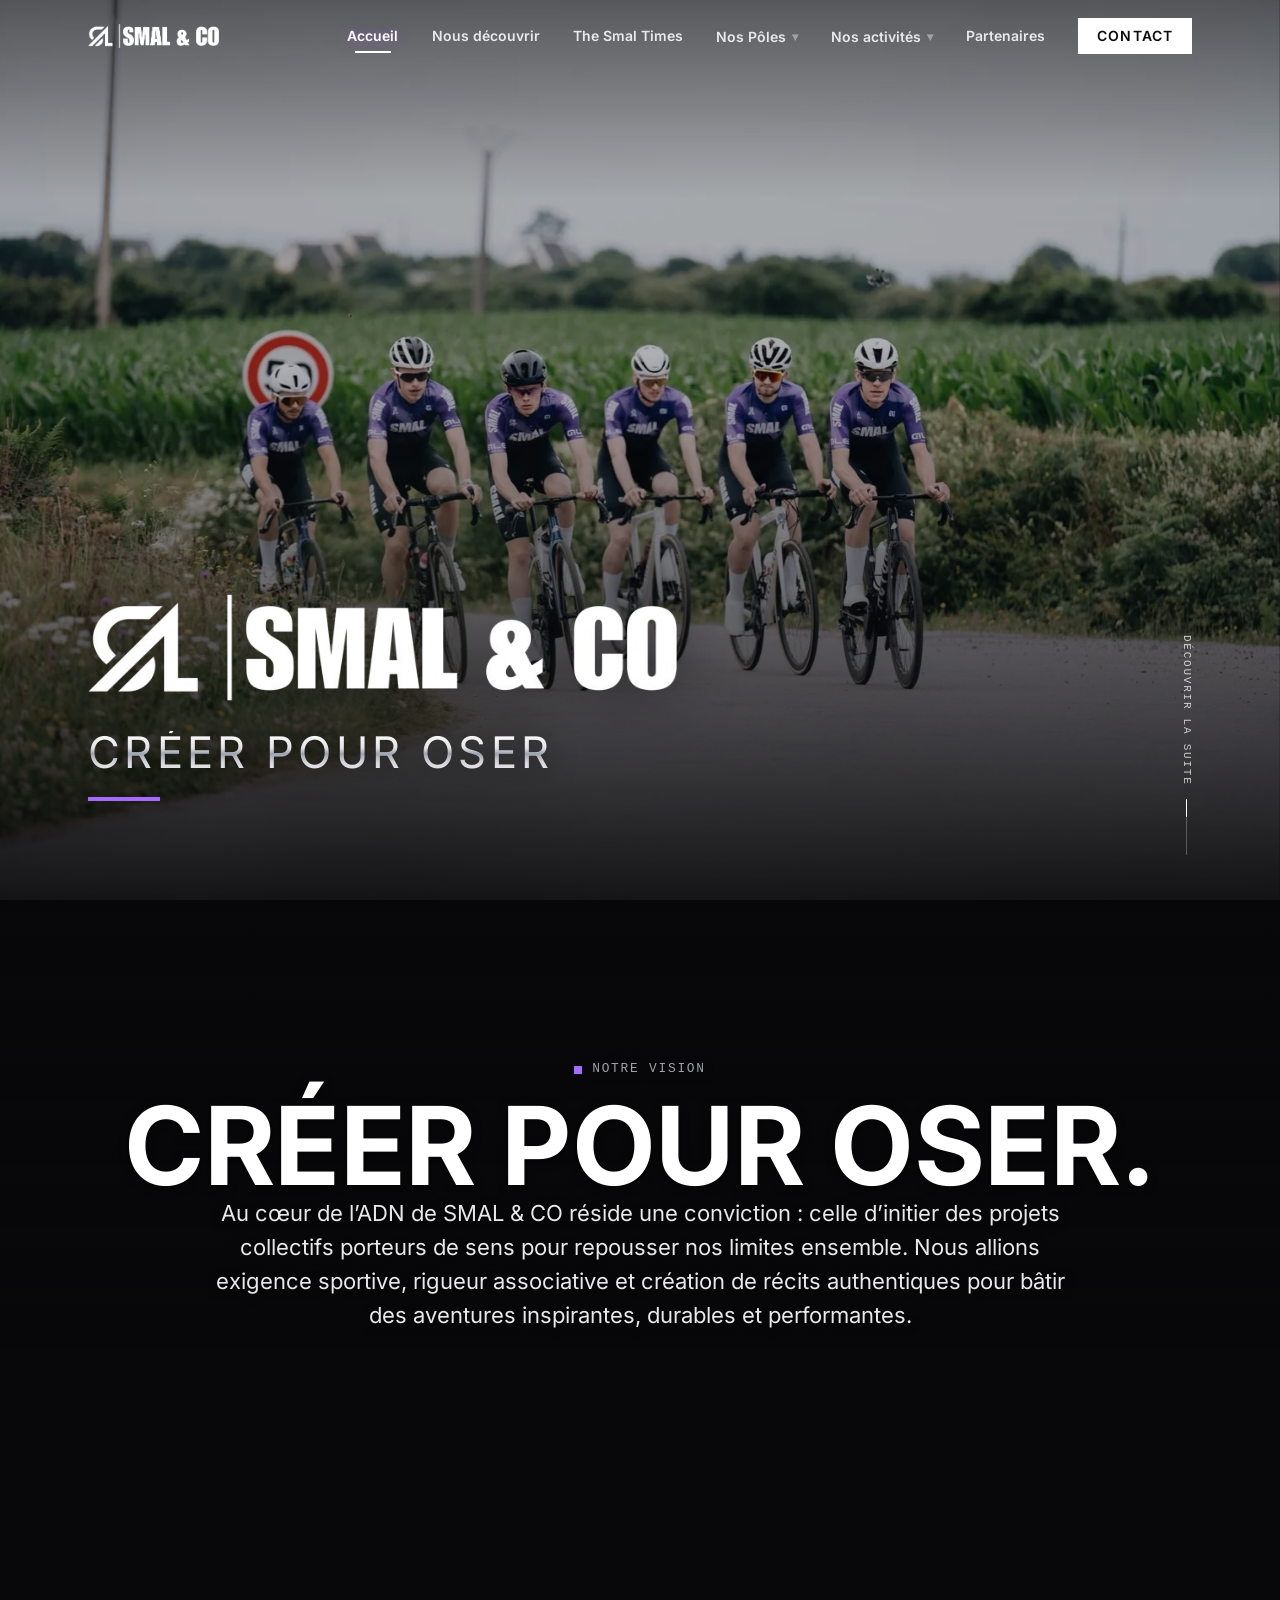
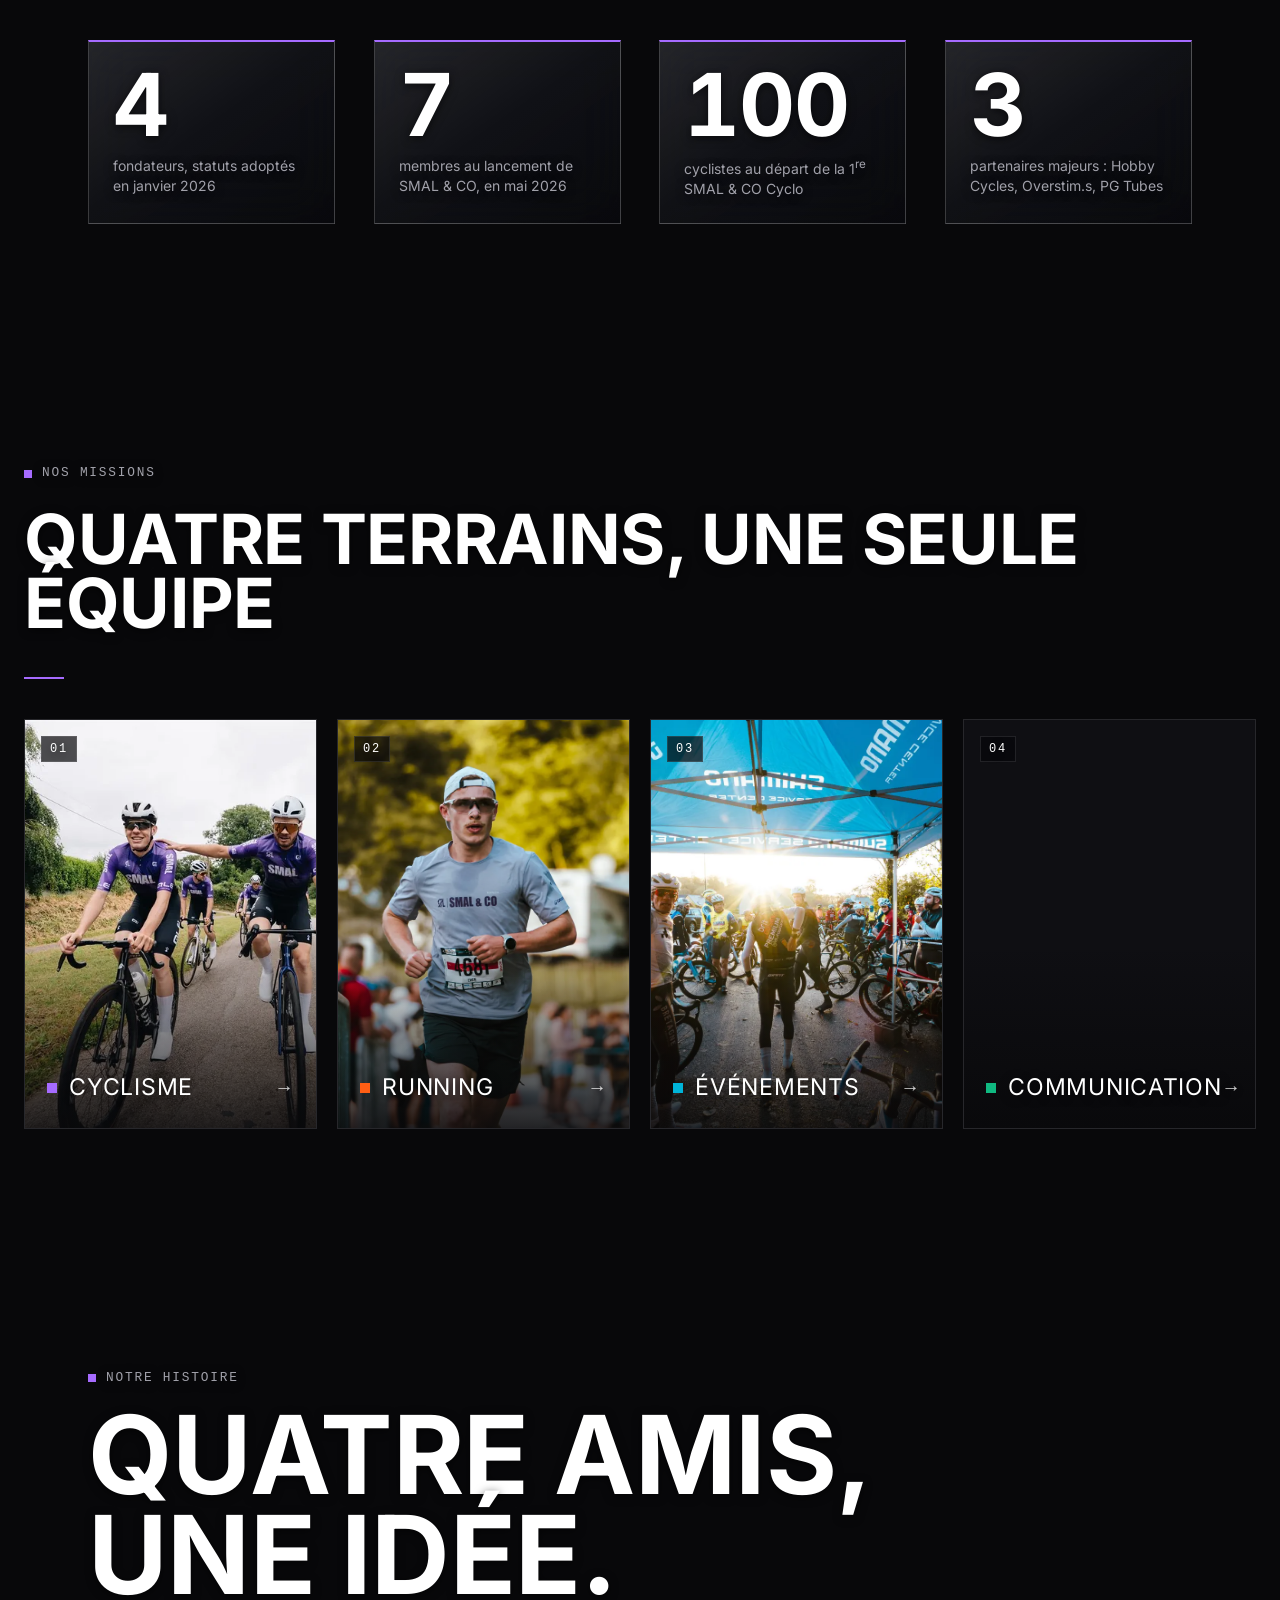
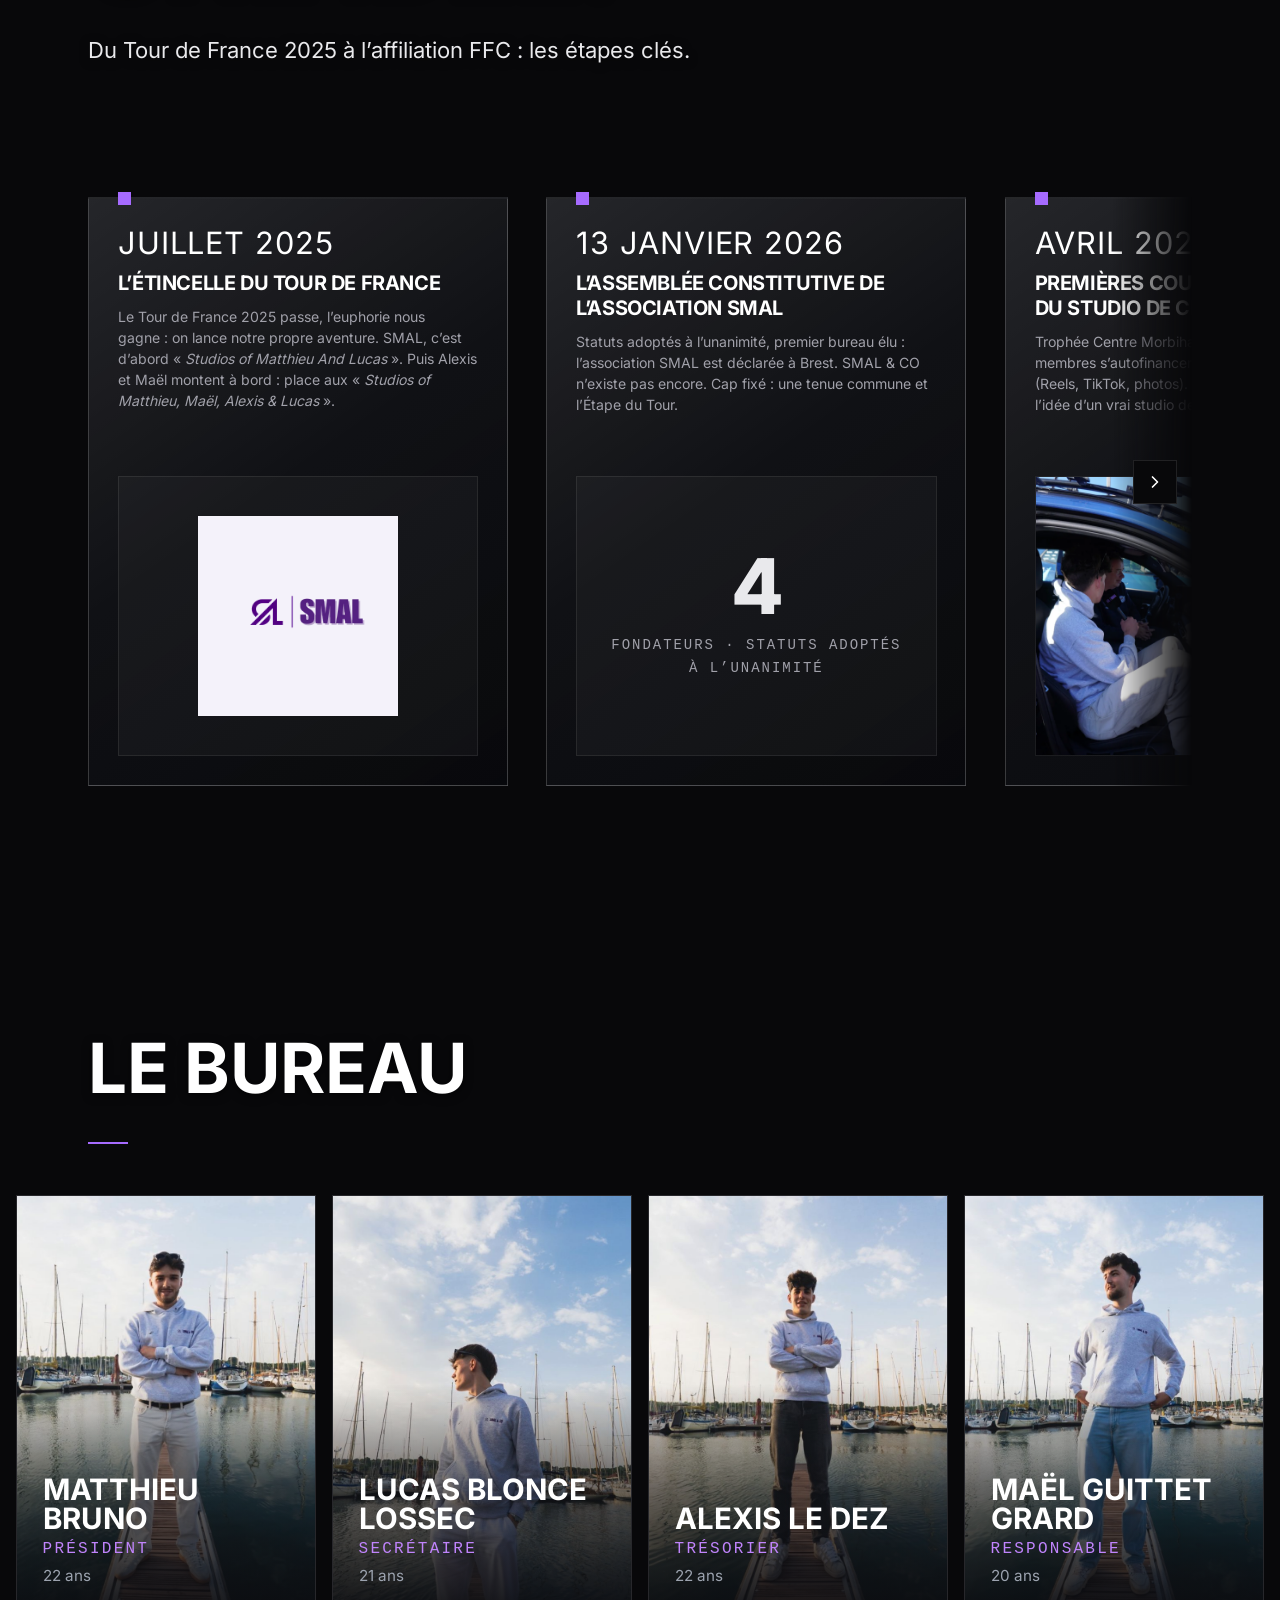
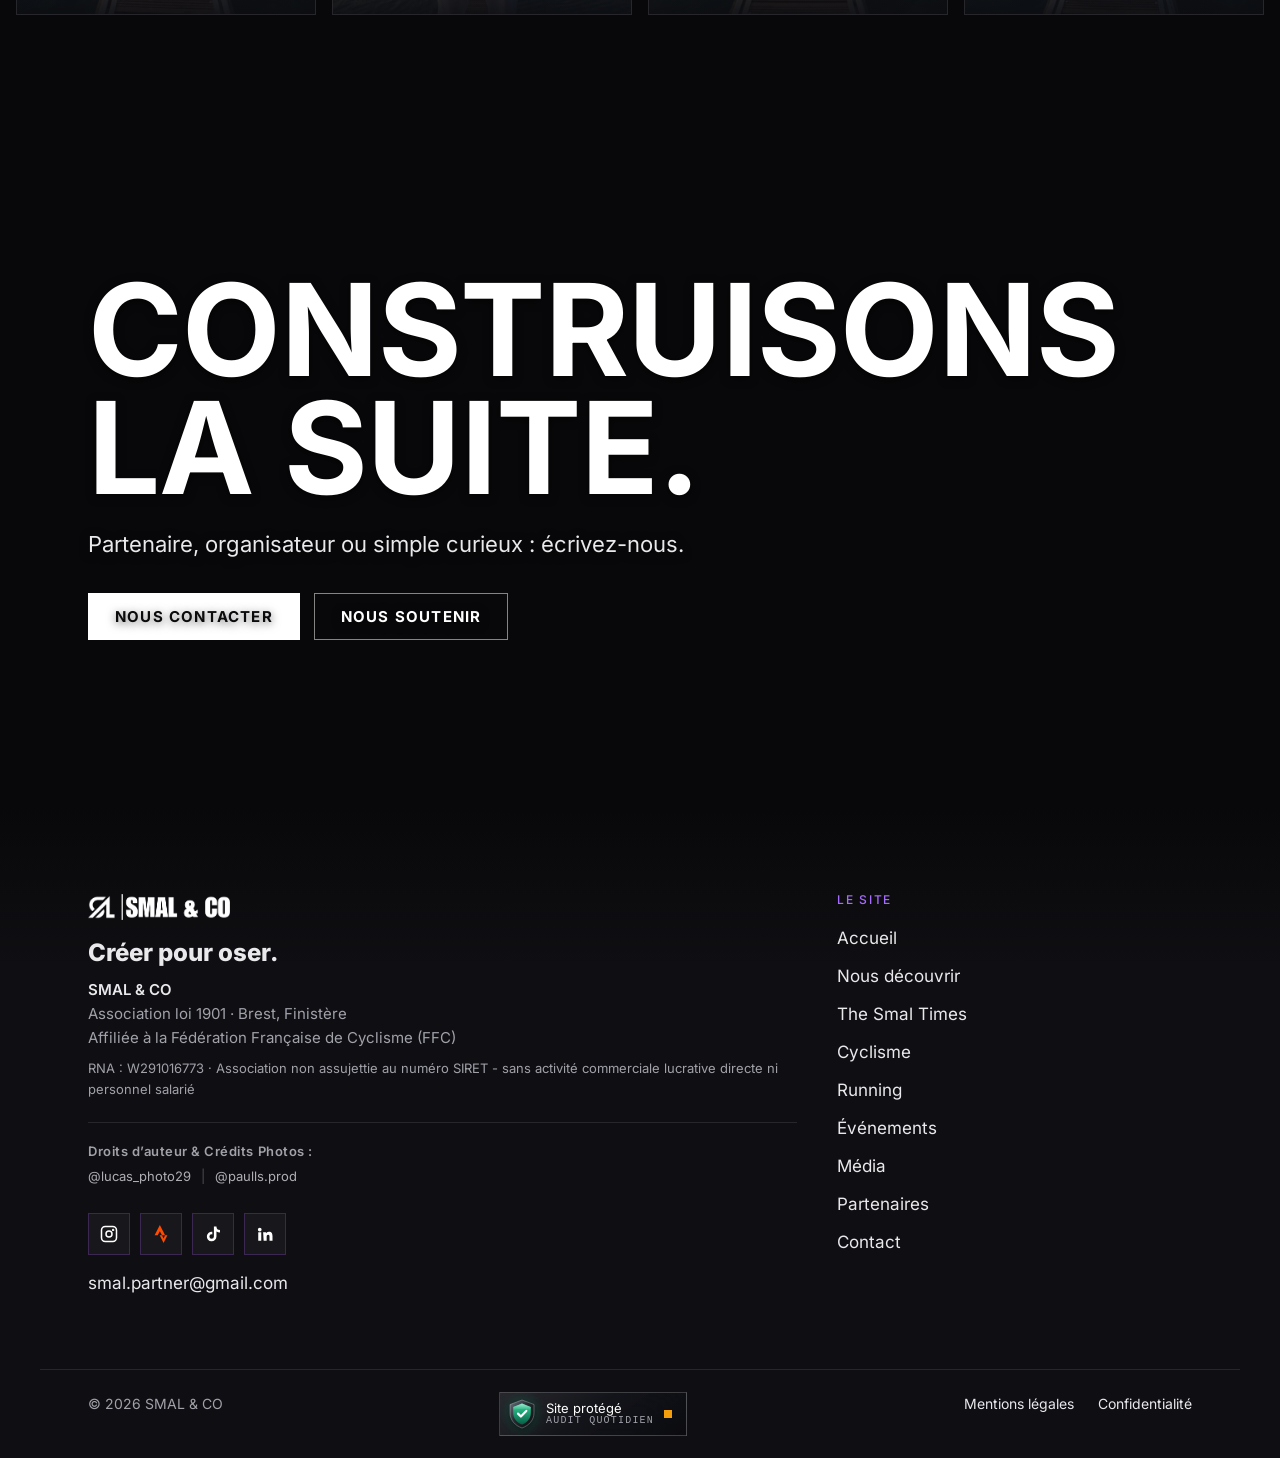
<file: index.html>
<!doctype html>
<html lang="fr">
<head>
<meta charset="utf-8">
<meta name="viewport" content="width=device-width, initial-scale=1">
<meta name="robots" content="noindex, nofollow">
<title>SMAL & CO — Créer pour oser</title>
<meta name="description" content="SMAL & CO, association sportive brestoise : une équipe cycliste affiliée à la FFC, une section running et trail, des événements et un studio de contenus.">
<meta name="theme-color" content="#111215">
<link rel="icon" href="logos/smal-mark.png" type="image/png">
<link rel="canonical" href="https://smal-co-web.netlify.app/">
<meta property="og:type" content="website">
<meta property="og:locale" content="fr_FR">
<meta property="og:site_name" content="SMAL &amp; CO">
<meta property="og:title" content="SMAL & CO — Créer pour oser">
<meta property="og:description" content="SMAL & CO, association sportive brestoise : une équipe cycliste affiliée à la FFC, une section running et trail, des événements et un studio de contenus.">
<meta property="og:url" content="https://smal-co-web.netlify.app/">
<meta property="og:image" content="https://smal-co-web.netlify.app/img/og-default.jpg">
<meta property="og:image:width" content="1200">
<meta property="og:image:height" content="630">
<meta name="twitter:card" content="summary_large_image">
<meta name="twitter:title" content="SMAL & CO — Créer pour oser">
<meta name="twitter:description" content="SMAL & CO, association sportive brestoise : une équipe cycliste affiliée à la FFC, une section running et trail, des événements et un studio de contenus.">
<meta name="twitter:image" content="https://smal-co-web.netlify.app/img/og-default.jpg">
<link rel="manifest" href="site.webmanifest">
<link rel="preload" href="fonts/inter-variable.woff2" as="font" type="font/woff2" crossorigin>
<link rel="stylesheet" href="assets/site.css">
<script type="application/ld+json">
{
 "@context": "https://schema.org",
 "@type": "SportsOrganization",
 "name": "SMAL & CO",
 "legalName": "Association SMAL",
 "url": "https://smal-co-web.netlify.app/",
 "logo": "https://smal-co-web.netlify.app/logos/smal-mark.png",
 "sport": [
  "Cyclisme",
  "Course à pied"
 ],
 "foundingDate": "2026-01-13",
 "address": {
  "@type": "PostalAddress",
  "addressLocality": "Brest",
  "postalCode": "29200",
  "addressRegion": "Bretagne",
  "addressCountry": "FR"
 },
 "sameAs": [
  "https://www.instagram.com/smal__co/",
  "https://www.strava.com/clubs/smal__co",
  "https://www.tiktok.com/@smal__co",
  "https://www.linkedin.com/in/smal-co-a187363a7"
 ]
}
</script>
<script>document.documentElement.classList.add('js')</script>
</head>
<body>
<a class="skip" href="#contenu">Aller au contenu</a>

<header class="top" data-header>
 <div class="wrap top-in">
  <a class="brand" href="/" aria-label="SMAL & CO, accueil"><img src="logos/smal-co-blanc.png" alt="SMAL & CO" width="682" height="125"></a>
  <nav id="menu" class="nav" aria-label="Navigation principale">
   <a class="active" aria-current="page" href="/">Accueil</a>
   <a href="/qui-sommes-nous.html">Nous découvrir</a>
   <a href="/smal-times.html">The Smal Times</a>
   <div class="nav-dd">
    <button class="nav-dd-toggle" type="button" aria-expanded="false" aria-controls="nav-poles">Nos Pôles <span class="chevron-down" aria-hidden="true">▾</span></button>
    <div class="dropdown-menu" id="nav-poles">
    <a class="dropdown-item" href="/cyclisme.html"><span class="dropdown-item-badge">PÔLE 01</span><span class="dropdown-item-title">Team SMAL &amp; CO Cycling</span></a>
    <a class="dropdown-item" href="/running.html"><span class="dropdown-item-badge">PÔLE 02</span><span class="dropdown-item-title">Team SMAL &amp; CO Running</span></a>
    </div>
   </div>
   <div class="nav-dd">
    <button class="nav-dd-toggle" type="button" aria-expanded="false" aria-controls="nav-activites">Nos activités <span class="chevron-down" aria-hidden="true">▾</span></button>
    <div class="dropdown-menu" id="nav-activites">
    <a class="dropdown-item" href="/evenements.html"><span class="dropdown-item-badge">COMMUNAUTÉ</span><span class="dropdown-item-title">Événements &amp; Social Rides</span></a>
    <a class="dropdown-item" href="/communication.html"><span class="dropdown-item-badge">STUDIO</span><span class="dropdown-item-title">Média &amp; Création de contenu</span></a>
    </div>
   </div>
   <a href="/partenaires.html">Partenaires</a>
   <a class="btn btn-small" href="/contact.html">Contact</a>
  </nav>
  <button class="burger" type="button" aria-expanded="false" aria-controls="menu" data-burger><span class="sr">Menu</span><i></i><i></i></button>
 </div>
</header>

<main id="contenu">

<section class="hero hero-logo" data-hero>
 <img width="1600" height="1067" class="hero-img" src="img/hero-peloton.webp" alt="" fetchpriority="high">
 <img width="1600" height="1067" class="hero-img hero-img-blur" src="img/hero-peloton.webp" alt="" aria-hidden="true">
 <div class="hero-veil" aria-hidden="true"></div>
 <div class="hero-shade"></div>
 <div class="wrap hero-in">
  <div class="hero-brand-wrap">
   <h1 class="hero-brand-logo"><img src="logos/smal-co-blanc.png" alt="SMAL & CO" width="682" height="125"></h1>
   <p class="hero-brand-subtitle"><span class="w" style="--i:0">Créer</span> <span class="w" style="--i:1">pour</span> <span class="w" style="--i:2">oser</span></p>
   <span class="hero-bar" aria-hidden="true"></span>
  </div>
 </div>
 <a class="hero-next" href="#vision"><span>Découvrir la suite</span><i aria-hidden="true"></i></a>
</section>


<section class="sec vision-objectifs" id="vision">
 <div class="wrap">
  <p class="rv eyebrow" data-reveal>Notre vision</p>
  <h2 class="rv h-xl" data-reveal>Créer pour oser.</h2>
  <p class="rv lead" data-reveal>Au cœur de l’ADN de SMAL & CO réside une conviction : celle d’initier des projets collectifs porteurs de sens pour repousser nos limites ensemble. Nous allions exigence sportive, rigueur associative et création de récits authentiques pour bâtir des aventures inspirantes, durables et performantes.</p>
 </div>
</section>

<section class="sec numbers">
 <div class="wrap nums">
  <div class="rv num" data-reveal><strong><span data-count="4">4</span></strong><span>fondateurs, statuts adoptés en janvier 2026</span></div>
  <div class="rv num" data-reveal style="--d:80ms"><strong><span data-count="7">7</span></strong><span>membres au lancement de SMAL &amp; CO, en mai 2026</span></div>
  <div class="rv num" data-reveal style="--d:160ms"><strong><span data-count="100">100</span></strong><span>cyclistes au départ de la 1<sup>re</sup> SMAL &amp; CO Cyclo</span></div>
  <div class="rv num" data-reveal style="--d:240ms"><strong><span data-count="3">3</span></strong><span>partenaires majeurs : Hobby Cycles, Overstim.s, PG Tubes</span></div>
 </div>
</section>

<!-- MISSIONS : panneaux épurés (image + mot-clé) -->
<section class="missions-section">
 <div class="missions-container">
  <div class="missions-header">
   <p class="rv eyebrow" data-reveal>Nos missions</p>
   <h2 class="rv missions-title" data-reveal>Quatre terrains, une seule équipe</h2>
  </div>
  <div class="showcase-grid">
   <a href="/cyclisme.html" class="showcase-card">
    <img src="img/maillot2.webp" width="800" height="533" alt="Pôle Cyclisme SMAL & CO" class="showcase-img" loading="lazy" decoding="async">
    <div class="showcase-overlay"></div>
    <div class="showcase-footer"><span class="showcase-label">Cyclisme</span><span class="showcase-arrow" aria-hidden="true">→</span></div>
   </a>
   <a href="/running.html" class="showcase-card">
    <img src="img/running-guerledan.webp" width="1777" height="1000" alt="Coureur SMAL & CO en plein effort à Guerlédan" class="showcase-img img-running" loading="lazy" decoding="async">
    <div class="showcase-overlay"></div>
    <div class="showcase-footer"><span class="showcase-label">Running</span><span class="showcase-arrow" aria-hidden="true">→</span></div>
   </a>
   <a href="/evenements.html" class="showcase-card">
    <img src="img/evenements-cyclo.webp" width="1600" height="900" alt="Cyclistes réunis sous le barnum de la SMAL & CO Cyclo" class="showcase-img img-events" loading="lazy" decoding="async">
    <div class="showcase-overlay"></div>
    <div class="showcase-footer"><span class="showcase-label">Événements</span><span class="showcase-arrow" aria-hidden="true">→</span></div>
   </a>
   <a href="/communication.html" class="showcase-card">
    <img src="img/micro-smal.webp" width="1000" height="1697" alt="Micro SMAL & CO en interview" class="showcase-img img-com" loading="lazy" decoding="async">
    <div class="showcase-overlay"></div>
    <div class="showcase-footer"><span class="showcase-label">Communication</span><span class="showcase-arrow" aria-hidden="true">→</span></div>
   </a>
  </div>
 </div>
</section>

<!-- HISTOIRE -->
<section class="sec" id="histoire">
 <div class="wrap">
  <p class="rv eyebrow" data-reveal>Notre histoire</p>
  <h2 class="rv h-xl" data-reveal>Quatre amis,<br>une idée.</h2>
  <p class="rv lead" data-reveal style="margin:28px 0 clamp(56px,8vw,110px)">Du Tour de France 2025 à l’affiliation FFC : les étapes clés.</p>

  <div class="scroll-gallery-wrapper">
  <ol class="story" id="timeline-track" tabindex="0" aria-label="Frise chronologique, défilement horizontal">
   <li class="step">
    <div class="rv step-txt" data-reveal>
     <time>Juillet 2025</time>
     <h3 class="h-md">L’étincelle du Tour de France</h3>
     <p>Le Tour de France 2025 passe, l’euphorie nous gagne : on lance notre propre aventure. SMAL, c’est d’abord « <em>Studios of Matthieu And Lucas</em> ». Puis Alexis et Maël montent à bord : place aux « <em>Studios of Matthieu, Maël, Alexis & Lucas</em> ».</p>
    </div>
    <div class="rv step-pics step-logo" data-reveal style="--d:120ms"><img width="800" height="800" src="assets/images/histoire/premier-logo-smal.webp" alt="Le tout premier logo SMAL : monogramme et lettrage violets" loading="lazy" decoding="async"></div>
   </li>

   <li class="step">
    <div class="rv step-txt" data-reveal>
     <time>13 janvier 2026</time>
     <h3 class="h-md">L’assemblée constitutive de l’association SMAL</h3>
     <p>Statuts adoptés à l’unanimité, premier bureau élu : l’association SMAL est déclarée à Brest. SMAL & CO n’existe pas encore. Cap fixé : une tenue commune et l’Étape du Tour.</p>
    </div>
    <div class="rv step-card" data-reveal style="--d:120ms"><div><strong>4</strong><span>fondateurs · statuts adoptés à l’unanimité</span></div></div>
   </li>

   <li class="step">
    <div class="rv step-txt" data-reveal>
     <time>Avril 2026</time>
     <h3 class="h-md">Premières courses & naissance du studio de création</h3>
     <p>Trophée Centre Morbihan, Penn ar Bed, Sébaco : les membres s’autofinancent et filment tout en immersion (Reels, TikTok, photos). De ces reportages terrain naît l’idée d’un vrai studio de création.</p>
    </div>
    <div class="rv step-pics" data-reveal style="--d:120ms"><img width="800" height="1422" src="assets/images/histoire/avril2026-off-1.webp" alt="Coulisses de la Penn ar Bed : un membre de SMAL filme depuis la voiture suiveuse" loading="lazy" decoding="async"><img width="800" height="1422" src="assets/images/histoire/avril2026-off-2.webp" alt="Interview d’un coureur à l’arrivée de la Penn ar Bed par l’équipe SMAL" loading="lazy" decoding="async"></div>
   </li>

   <li class="step">
    <div class="rv step-txt" data-reveal>
     <time>22 mai 2026</time>
     <h3 class="h-md">Lancement de SMAL & CO, une tenue civile à sept</h3>
     <p>Le projet grandit : SMAL & CO naît, collectif élargi de SMAL. Les 4 co-fondateurs du bureau sont rejoints par 3 membres actifs. On est sept.</p>
    </div>
    <div class="rv step-pics" data-reveal style="--d:120ms"><img width="800" height="576" src="assets/images/histoire/shooting-civil-1.webp" alt="Les sept membres en sweats SMAL & CO sur le port" loading="lazy" decoding="async"><img width="800" height="1320" src="assets/images/histoire/shooting-civil-3.webp" alt="Deux membres en t-shirts blancs SMAL & CO" loading="lazy" decoding="async"></div>
   </li>

   <li class="step">
    <div class="rv step-txt" data-reveal>
     <time>24 mai 2026</time>
     <h3 class="h-md">Guerlédan : le running entre en scène</h3>
     <p>L’équipe chausse les baskets autour du lac de Guerlédan. Emmenés par Ewen Premel, chef de file de la discipline, la course à pied et le trail deviennent notre deuxième pôle sportif.</p>
    </div>
    <div class="rv step-pics" data-reveal style="--d:120ms"><img width="800" height="450" src="img/guerledan1.webp" alt="Départ de la course de Guerlédan" loading="lazy" decoding="async"><img width="800" height="483" src="img/guerledan2.webp" alt="L’équipe réunie à Guerlédan" loading="lazy" decoding="async"></div>
   </li>

   <li class="step">
    <div class="rv step-txt" data-reveal>
     <time>28 juin 2026</time>
     <h3 class="h-md">Les premières tenues avec Alé Cycling</h3>
     <p>Nos toutes premières tenues cyclistes sont dévoilées, conçues avec le soutien de la marque italienne Alé Cycling.</p>
    </div>
    <div class="rv step-pics" data-reveal style="--d:120ms"><img width="800" height="534" src="assets/images/histoire/shooting-ale-groupe-1.webp" alt="Les membres de SMAL & CO alignés en tenue violette Alé Cycling, lors du shooting en studio" loading="lazy" decoding="async"></div>
   </li>

   <li class="step">
    <div class="rv step-txt" data-reveal>
     <time>19 juillet 2026</time>
     <h3 class="h-md">L’Étape du Tour : premier grand défi collectif</h3>
     <p>Les sept au départ de l’Étape du Tour, direction l’Alpe d’Huez. Une journée d’effort en montagne qui soude l’équipe, et des vacances inoubliables entre potes.</p>
    </div>
    <div class="rv step-pics" data-reveal style="--d:120ms"><img width="800" height="532" src="img/IMG_6418.webp" alt="Les coureurs SMAL & CO dans l’ascension de l’Étape du Tour, face aux sommets alpins" loading="lazy" decoding="async"></div>
   </li>

   <li class="step">
    <div class="rv step-txt" data-reveal>
     <time>Septembre 2026</time>
     <h3 class="h-md">Le Défi KOM Plougastel</h3>
     <p>Notre premier challenge ouvert à tous : un chrono à battre sur notre segment Strava à Plougastel. À la clé pour les vainqueurs homme et femme : maillots et bons d’achat Hobby Cycles.</p>
    </div>
    <div class="rv step-pics" data-reveal style="--d:120ms"><img width="800" height="1067" src="assets/images/histoire/defi-plougastel-1.webp" alt="Couronne rouge peinte sur la route, repère du segment KOM de Plougastel" loading="lazy" decoding="async"><img width="800" height="1067" src="assets/images/histoire/defi-plougastel-2.webp" alt="Couronne bleue peinte sur la route, repère du segment KOM de Plougastel" loading="lazy" decoding="async"></div>
   </li>

   <li class="step">
    <div class="rv step-txt" data-reveal>
     <time>16 septembre 2026</time>
     <h3 class="h-md">Affiliation FFC & création de la Team 2027</h3>
     <p>Officiellement affiliés à la Fédération Française de Cyclisme. La team de compétition SMAL & CO est créée, prête pour 2027.</p>
    </div>
    <div class="rv step-card cobrand" data-reveal style="--d:120ms"><div><div class="cobrand-logos"><img width="682" height="125" src="logos/smal-co-blanc.png" alt="SMAL & CO" loading="lazy" decoding="async"><i aria-hidden="true">×</i><img class="cobrand-ffc" src="logos/ffc.svg" alt="Logo FFC" loading="lazy" decoding="async"></div><span>Club affilié · Team 2027</span></div></div>
   </li>

   <li class="step">
    <div class="rv step-txt" data-reveal>
     <time>Octobre 2026</time>
     <h3 class="h-md">Partenariats officiels & SMAL & CO Cyclo</h3>
     <p>Premiers partenaires majeurs signés : Hobby Cycles, Overstim.s et PG Tubes. Le 18, la section running court à Rennes ; le 25, 1<sup>re</sup> « SMAL & CO CYCLO » avec 100 cyclistes au départ.</p>
     <ul class="partners-strip" aria-label="Premiers partenaires">
      <li><img width="166" height="169" src="logos/hobby-cycles.png" alt="Hobby Cycles" loading="lazy" decoding="async"></li>
      <li><img width="535" height="261" src="logos/overstims.png" alt="Overstim.s" loading="lazy" decoding="async"></li>
      <li><img width="361" height="118" src="logos/pg-tubes.png" alt="PG Tubes" loading="lazy" decoding="async"></li>
     </ul>
    </div>
    <div class="rv step-pics" data-reveal style="--d:120ms"><img width="800" height="450" src="img/rennes1.webp" alt="Coureur SMAL & CO dans les rues de Rennes" loading="lazy" decoding="async"><img width="800" height="1422" src="img/rennes3.webp" alt="Coureur SMAL & CO à Rennes" loading="lazy" decoding="async"></div>
   </li>

   <li class="step is-goal">
    <div class="rv step-txt" data-reveal>
     <time>2027 · Objectif</time>
     <h3 class="h-md">La saison de compétition</h3>
     <p>Structurer l’équipe, courir les épreuves régionales et lancer de nouveaux projets sportifs et médiatiques.</p>
    </div>
    <div class="rv step-card" data-reveal style="--d:120ms"><div><strong>2027</strong><span>on écrit la suite</span></div></div>
   </li>
  </ol>
  <button class="scroll-indicator scroll-prev" id="timeline-prev" type="button" aria-label="Étape précédente" aria-controls="timeline-track"><svg aria-hidden="true" viewBox="0 0 24 24" width="20" height="20" fill="none" stroke="currentColor" stroke-width="2" stroke-linecap="round" stroke-linejoin="round"><path d="M9 6l6 6-6 6"/></svg></button>
  <button class="scroll-indicator scroll-next" id="timeline-next" type="button" aria-label="Étape suivante" aria-controls="timeline-track"><svg aria-hidden="true" viewBox="0 0 24 24" width="20" height="20" fill="none" stroke="currentColor" stroke-width="2" stroke-linecap="round" stroke-linejoin="round"><path d="M9 6l6 6-6 6"/></svg></button>
  </div>
 </div>
</section>

<section class="sec sec-tight sec-alt">
 <div class="wrap">
  <h2 class="rv h-lg" data-reveal>Le bureau</h2>
  <ul class="bureau-grid">
   <li class="bureau-card"><img src="img/team/matthieu-bruno.jpg" alt="Matthieu Bruno" class="bureau-img" width="800" height="980" loading="lazy" decoding="async"><div class="bureau-overlay"></div><div class="bureau-content"><h3 class="bureau-name">Matthieu Bruno</h3><span class="bureau-role">Président</span><span class="bureau-age">22 ans</span></div></li>
   <li class="bureau-card"><img src="img/team/lucas-blonce-lossec.jpg" alt="Lucas Blonce Lossec" class="bureau-img" width="800" height="1070" loading="lazy" decoding="async"><div class="bureau-overlay"></div><div class="bureau-content"><h3 class="bureau-name">Lucas Blonce Lossec</h3><span class="bureau-role">Secrétaire</span><span class="bureau-age">21 ans</span></div></li>
   <li class="bureau-card"><img src="img/team/alexis-le-dez.jpg" alt="Alexis Le Dez" class="bureau-img" width="800" height="1012" loading="lazy" decoding="async"><div class="bureau-overlay"></div><div class="bureau-content"><h3 class="bureau-name">Alexis Le Dez</h3><span class="bureau-role">Trésorier</span><span class="bureau-age">22 ans</span></div></li>
   <li class="bureau-card"><img src="img/team/mael-guittet-grard.jpg" alt="Maël Guittet Grard" class="bureau-img" width="800" height="1052" loading="lazy" decoding="async"><div class="bureau-overlay"></div><div class="bureau-content"><h3 class="bureau-name">Maël Guittet Grard</h3><span class="bureau-role">Responsable</span><span class="bureau-age">20 ans</span></div></li>
  </ul>
 </div>
</section>

<section class="cta-final">
 <div class="wrap">
  <h2 class="rv h-xl" data-reveal>Construisons la suite.</h2>
  <p class="rv lead" data-reveal>Partenaire, organisateur ou simple curieux : écrivez-nous.</p>
  <div class="rv cta-row" data-reveal><a class="btn" href="/contact.html">Nous contacter</a><a class="btn btn-ghost" href="/partenaires.html#soutenir">Nous soutenir</a></div>
 </div>
</section>
</main>

<footer class="foot">
 <div class="wrap foot-in">
  <div>
   <img class="foot-logo" src="logos/smal-co-blanc.png" alt="SMAL & CO" width="682" height="125" loading="lazy" decoding="async">
   <p class="foot-sig">Créer pour oser.</p>
   <div class="footer-legal-info">
    <p class="association-name">SMAL &amp; CO</p>
    <p>Association loi 1901 · Brest, Finistère</p>
    <p>Affiliée à la Fédération Française de Cyclisme (FFC)</p>
    <p class="legal-registration">RNA : W291016773 · Association non assujettie au numéro SIRET - sans activité commerciale lucrative directe ni personnel salarié</p>
   </div>
   <div class="footer-copyright-section">
    <span class="copyright-title">Droits d’auteur &amp; Crédits Photos :</span>
    <div class="copyright-links">
     <a href="https://instagram.com/lucas_photo29" target="_blank" rel="noopener noreferrer" class="insta-credit">@lucas_photo29</a>
     <span class="separator" aria-hidden="true">|</span>
     <a href="https://instagram.com/paulls.prod" target="_blank" rel="noopener noreferrer" class="insta-credit">@paulls.prod</a>
    </div>
   </div>
   <div class="soc-row"><a class="soc-ico soc-ig" href="https://www.instagram.com/smal__co/" target="_blank" rel="noopener noreferrer" aria-label="Instagram" data-tip="Instagram"><svg viewBox="0 0 24 24" width="18" height="18" fill="none" stroke="currentColor" stroke-width="2" stroke-linecap="round" stroke-linejoin="round" aria-hidden="true"><rect x="2" y="2" width="20" height="20" rx="5"/><circle cx="12" cy="12" r="4"/><circle cx="17.5" cy="6.5" r=".6" fill="currentColor"/></svg></a><a class="soc-ico soc-st" href="https://www.strava.com/clubs/smal__co" target="_blank" rel="noopener noreferrer" aria-label="Strava" data-tip="Strava"><svg viewBox="0 0 24 24" width="18" height="18" fill="currentColor" aria-hidden="true"><path d="M15.39 17.94l-2.09-4.12h-3.07L15.39 24l5.15-10.18h-3.07m-7-5.6l2.84 5.6h4.17L10.46 0l-7 13.82h4.17"/></svg></a><a class="soc-ico soc-tt" href="https://www.tiktok.com/@smal__co" target="_blank" rel="noopener noreferrer" aria-label="TikTok" data-tip="TikTok"><svg viewBox="0 0 24 24" width="18" height="18" fill="currentColor" aria-hidden="true"><path d="M16.6 2h-3.4v13.4a3 3 0 1 1-3-3c.3 0 .6 0 .9.1V9a6.4 6.4 0 1 0 5.5 6.4V8.6a8 8 0 0 0 4.7 1.5V6.7a4.7 4.7 0 0 1-4.7-4.7z"/></svg></a><a class="soc-ico soc-li" href="https://www.linkedin.com/in/smal-co-a187363a7" target="_blank" rel="noopener noreferrer" aria-label="LinkedIn" data-tip="LinkedIn"><svg viewBox="0 0 24 24" width="18" height="18" fill="currentColor" aria-hidden="true"><path d="M4.98 3.5a2.5 2.5 0 1 1 0 5 2.5 2.5 0 0 1 0-5zM3 9.5h4V21H3zM9.5 9.5h3.8v1.6h.1c.5-1 1.8-2 3.8-2 4 0 4.8 2.6 4.8 6V21h-4v-5.2c0-1.3 0-2.9-1.8-2.9s-2 1.4-2 2.8V21h-4z"/></svg></a></div>
   <p><a href="/contact.html" data-u="smal.partner" data-d="gmail.com">smal.partner [arobase] gmail.com</a></p>
  </div>
  <nav aria-label="Pied de page">
   <h2 class="foot-h">Le site</h2>
   <ul><li><a href="/">Accueil</a></li><li><a href="/qui-sommes-nous.html">Nous découvrir</a></li><li><a href="/smal-times.html">The Smal Times</a></li><li><a href="/cyclisme.html">Cyclisme</a></li><li><a href="/running.html">Running</a></li><li><a href="/evenements.html">Événements</a></li><li><a href="/communication.html">Média</a></li><li><a href="/partenaires.html">Partenaires</a></li><li><a href="/contact.html">Contact</a></li></ul>
  </nav>
 </div>
 <div class="wrap foot-bar"><span>© 2026 SMAL & CO</span><div class="sec-glass" data-sec><button class="sec-chip" type="button" aria-expanded="false" aria-controls="sec-panel"><svg class="sec-shield" viewBox="0 0 28 30" aria-hidden="true"><defs><linearGradient id="secG1" x1="0" y1="0" x2="1" y2="1"><stop offset="0" stop-color="#6b7280"/><stop offset=".45" stop-color="#262930"/><stop offset="1" stop-color="#0b0c0f"/></linearGradient><linearGradient id="secG2" x1="0" y1="0" x2="0" y2="1"><stop offset="0" stop-color="#34d399"/><stop offset="1" stop-color="#065f46"/></linearGradient><linearGradient id="secG3" x1="0" y1="0" x2="0" y2="1"><stop offset="0" stop-color="#fff" stop-opacity=".5"/><stop offset="1" stop-color="#fff" stop-opacity="0"/></linearGradient></defs><path d="M14 1l12 4.5v8.2c0 7.3-5 12.9-12 15.3C7 26.6 2 21 2 13.7V5.5z" fill="url(#secG1)" stroke="rgba(255,255,255,.35)" stroke-width=".8"/><path d="M14 4.6l8.8 3.3v6c0 5.4-3.6 9.6-8.8 11.5-5.2-1.9-8.8-6.1-8.8-11.5v-6z" fill="url(#secG2)"/><path d="M14 4.6l8.8 3.3v3.4C18 9.6 10 9.6 5.2 11.3V7.9z" fill="url(#secG3)"/><path d="M10 14.6l2.9 2.9 5.4-5.6" fill="none" stroke="#fff" stroke-width="2.2" stroke-linecap="round" stroke-linejoin="round"/></svg><span class="sec-chip-txt"><span data-sec-label>Site protégé</span><small>Audit quotidien</small></span><span class="sec-dot" aria-hidden="true"></span></button><div class="sec-panel" id="sec-panel" role="dialog" aria-label="Transparence sécurité" hidden><p class="sec-panel-h" data-sec-title>Site protégé &amp; vérifié</p><p class="sec-panel-date" data-sec-date>Chargement du dernier contrôle…</p><ul class="sec-panel-list" data-sec-list></ul><a href="https://github.com/Maattyeux/smal-co-site/actions/workflows/securite.yml" target="_blank" rel="noopener noreferrer">Vérifier l’historique des contrôles</a></div></div><span class="foot-legal"><a href="/mentions-legales.html">Mentions légales</a><a href="/confidentialite.html">Confidentialité</a></span></div>
</footer>

<script src="assets/site.js" defer></script>
</body>
</html>
</file>
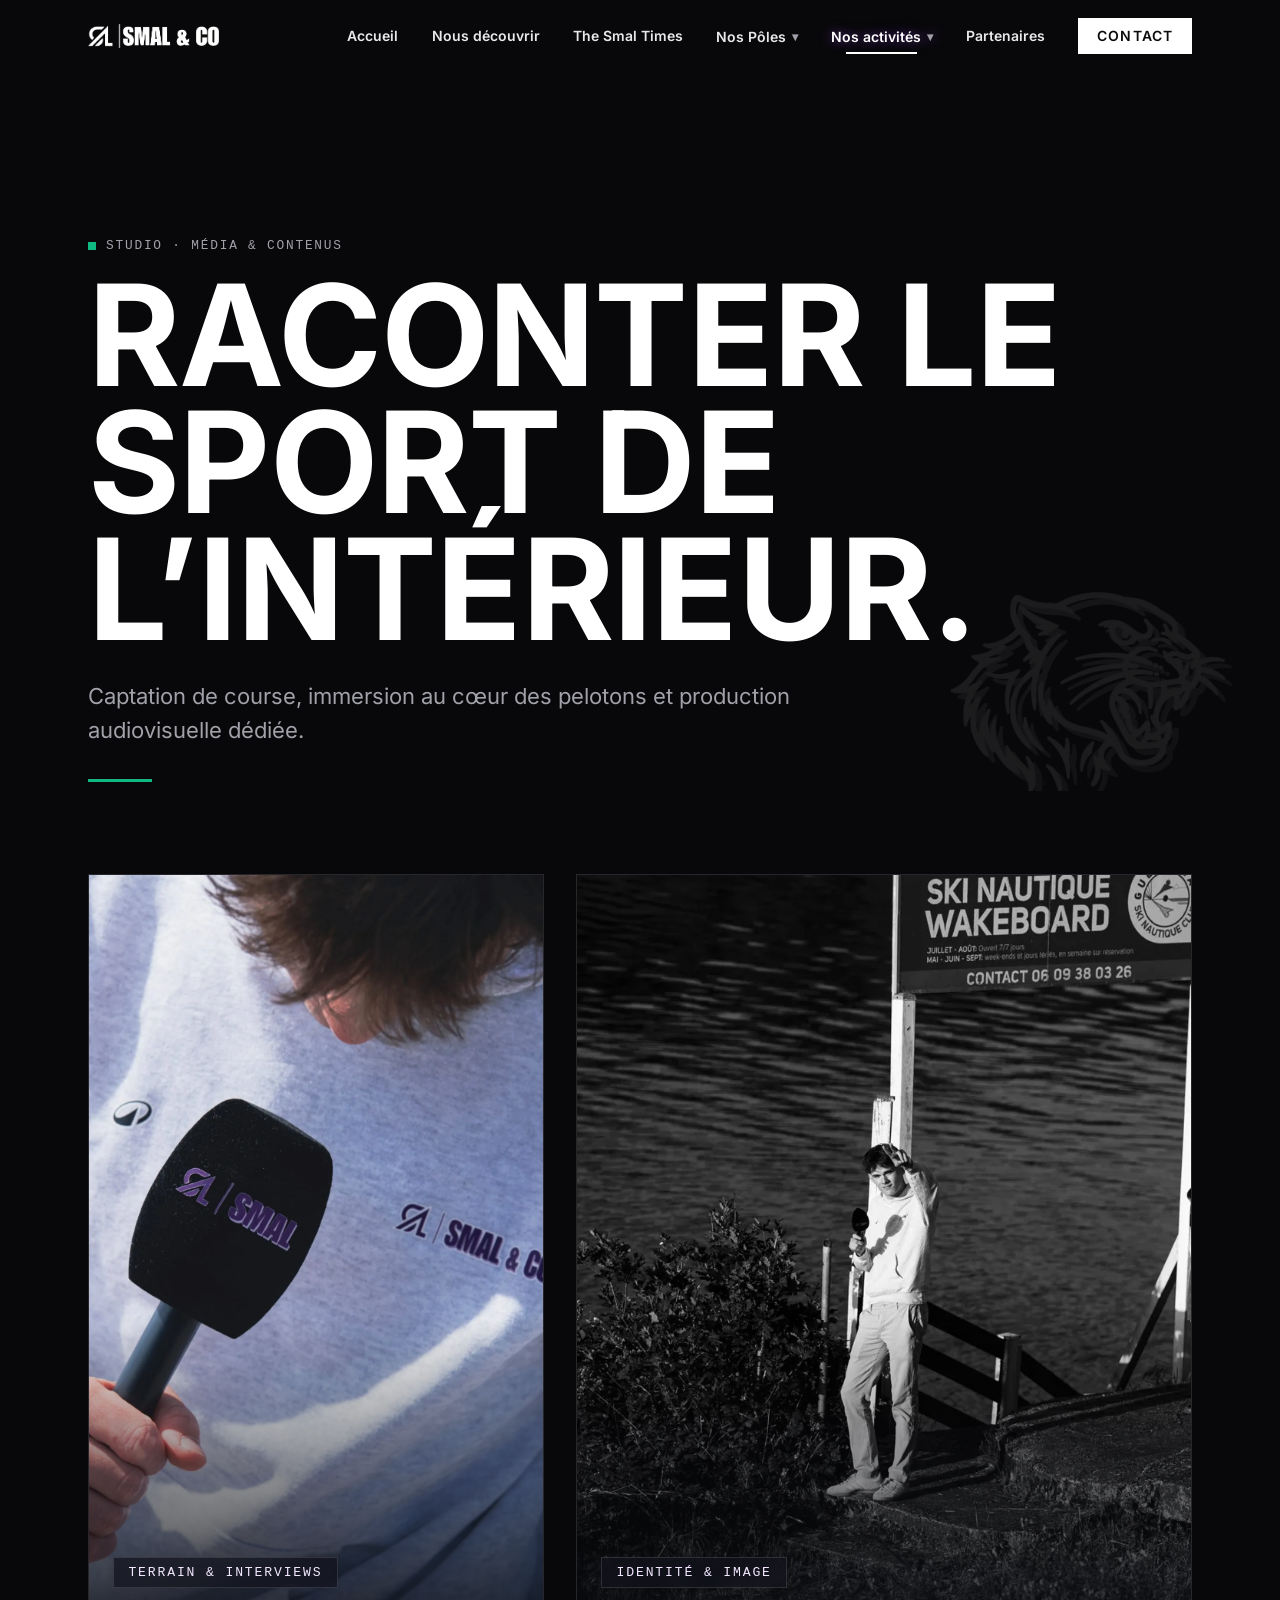
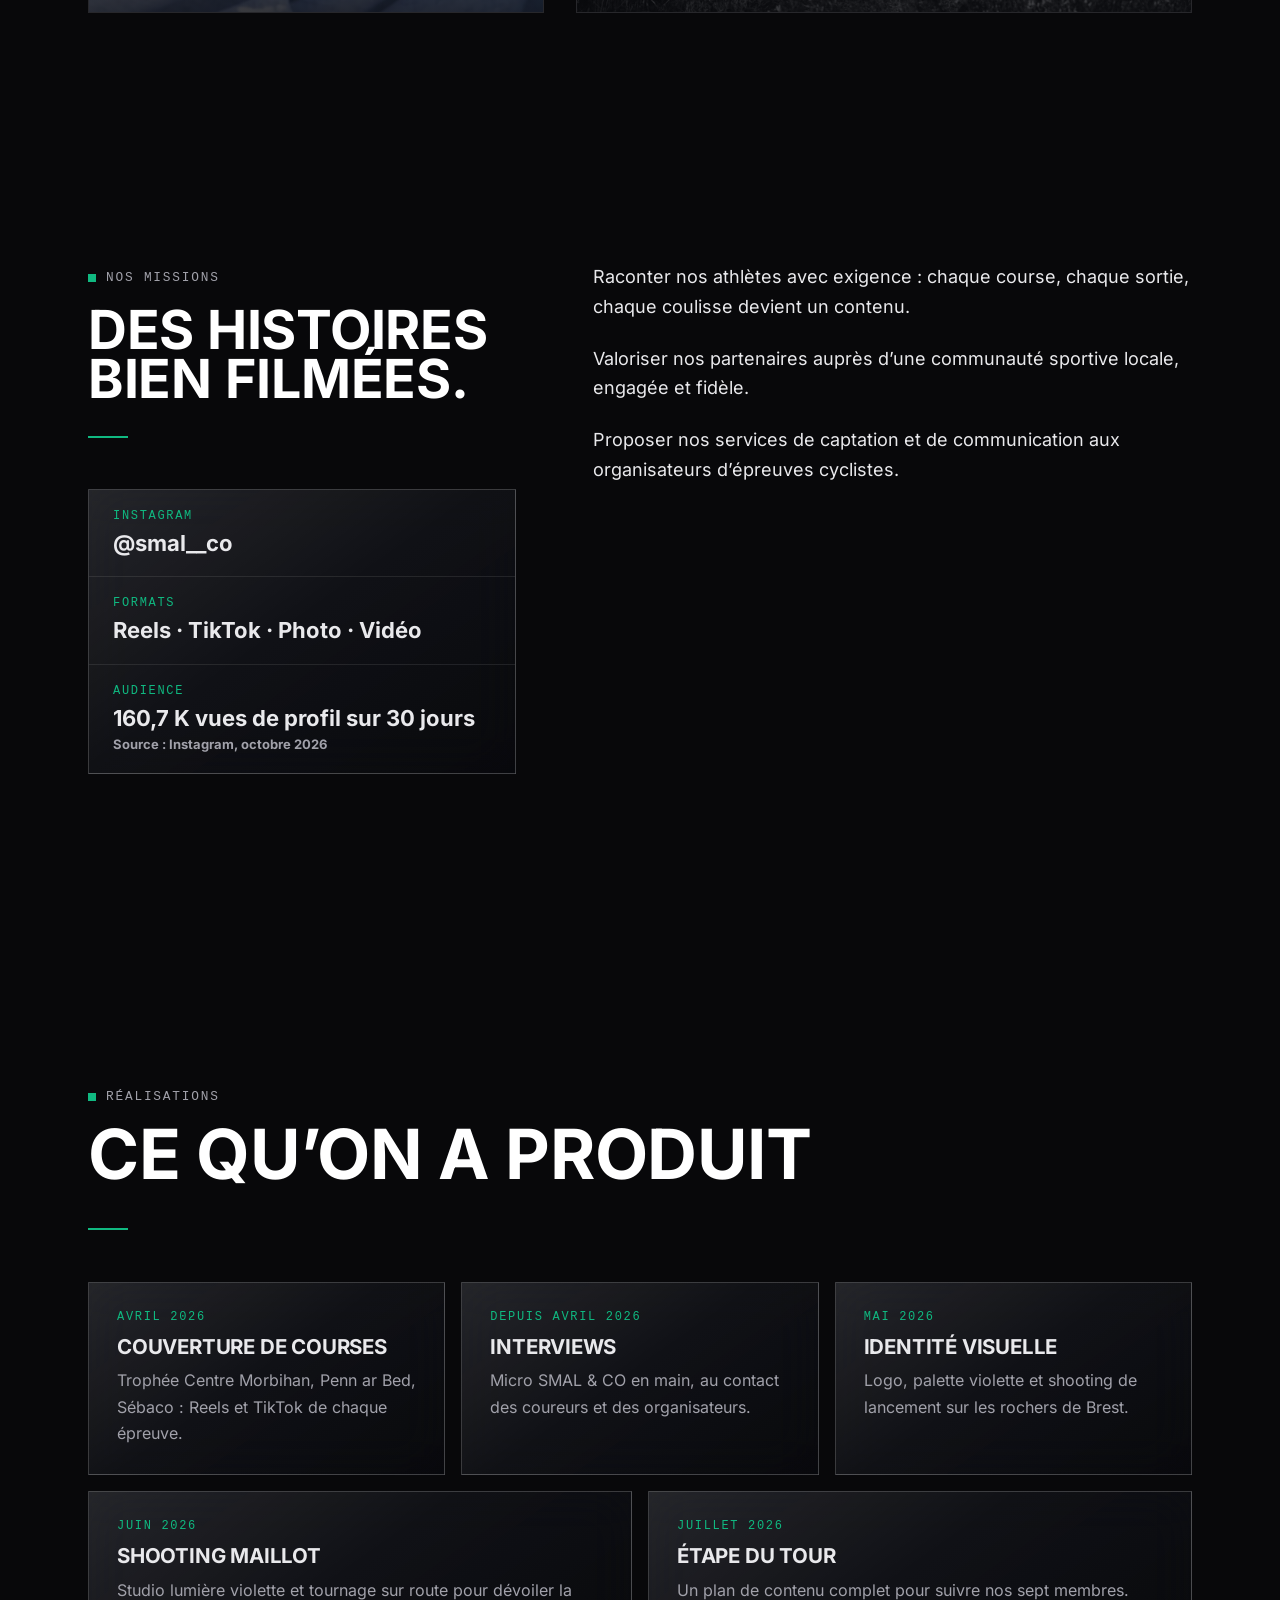
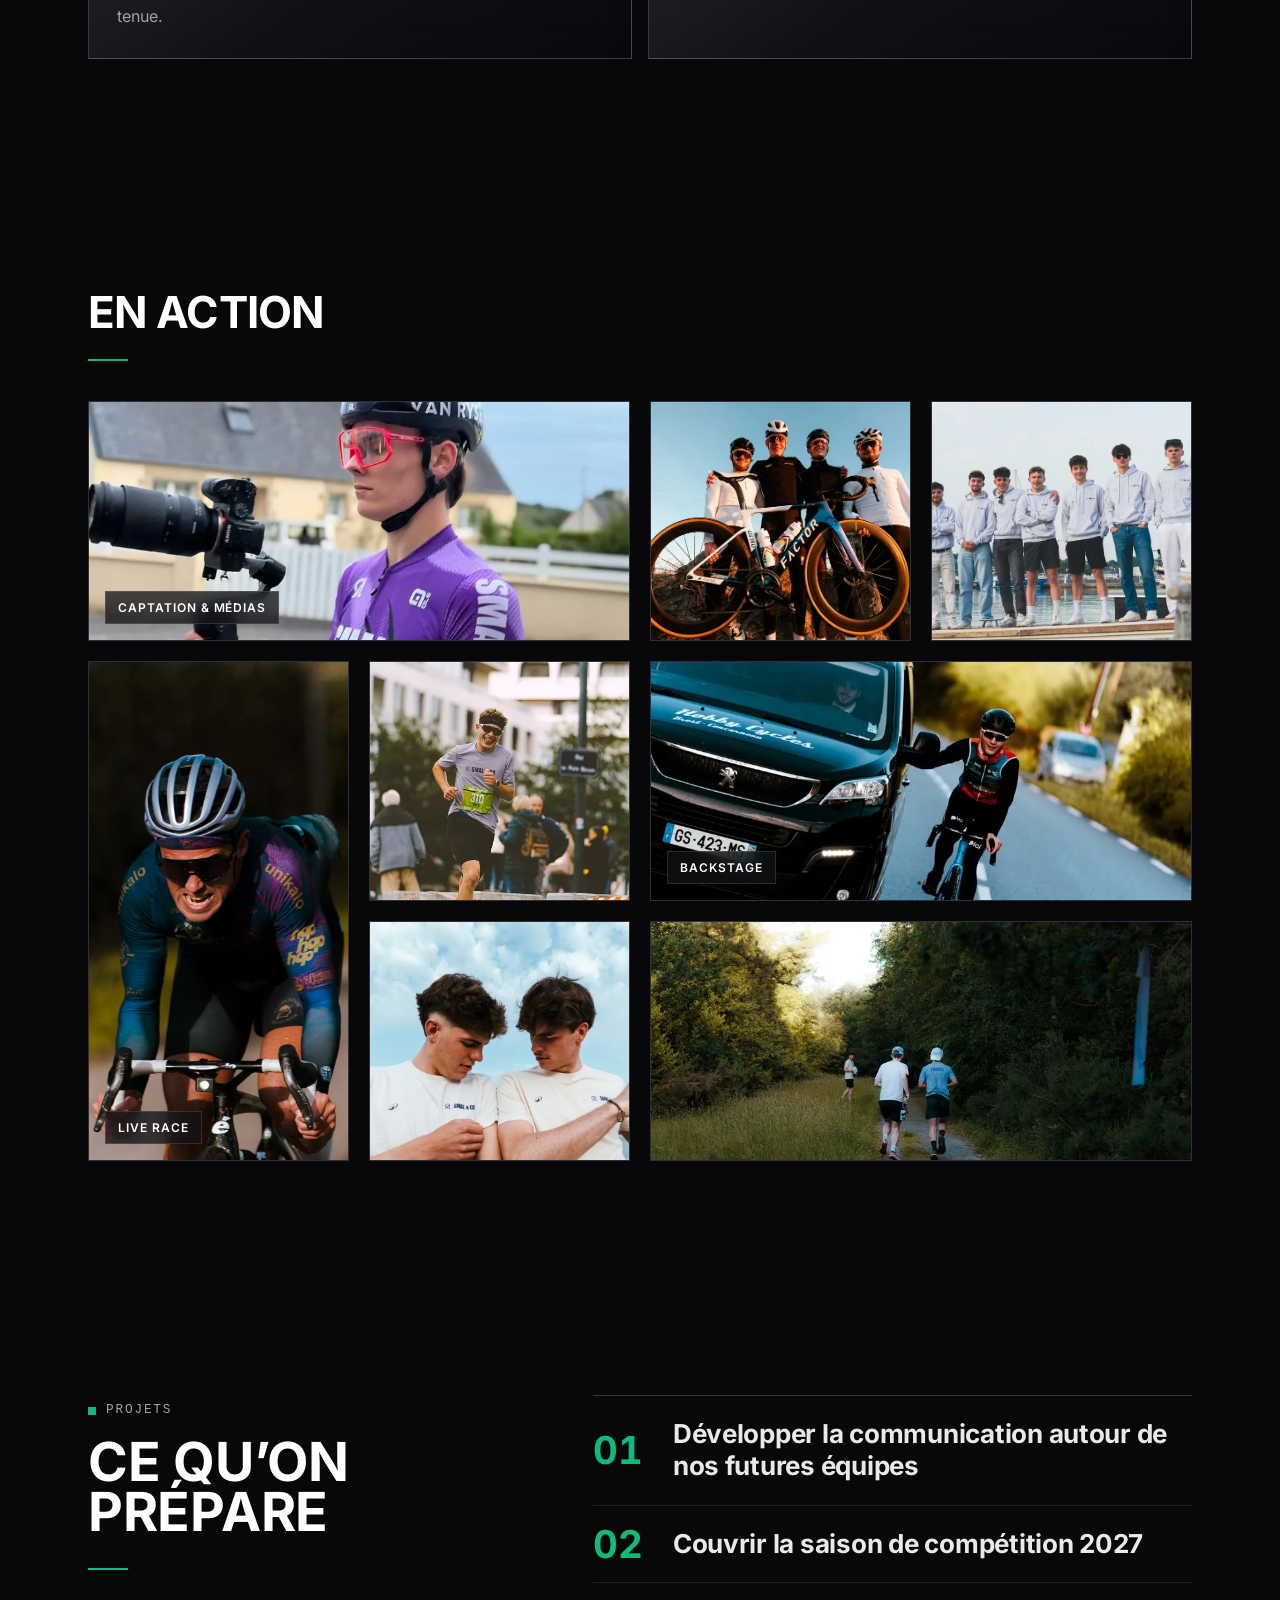
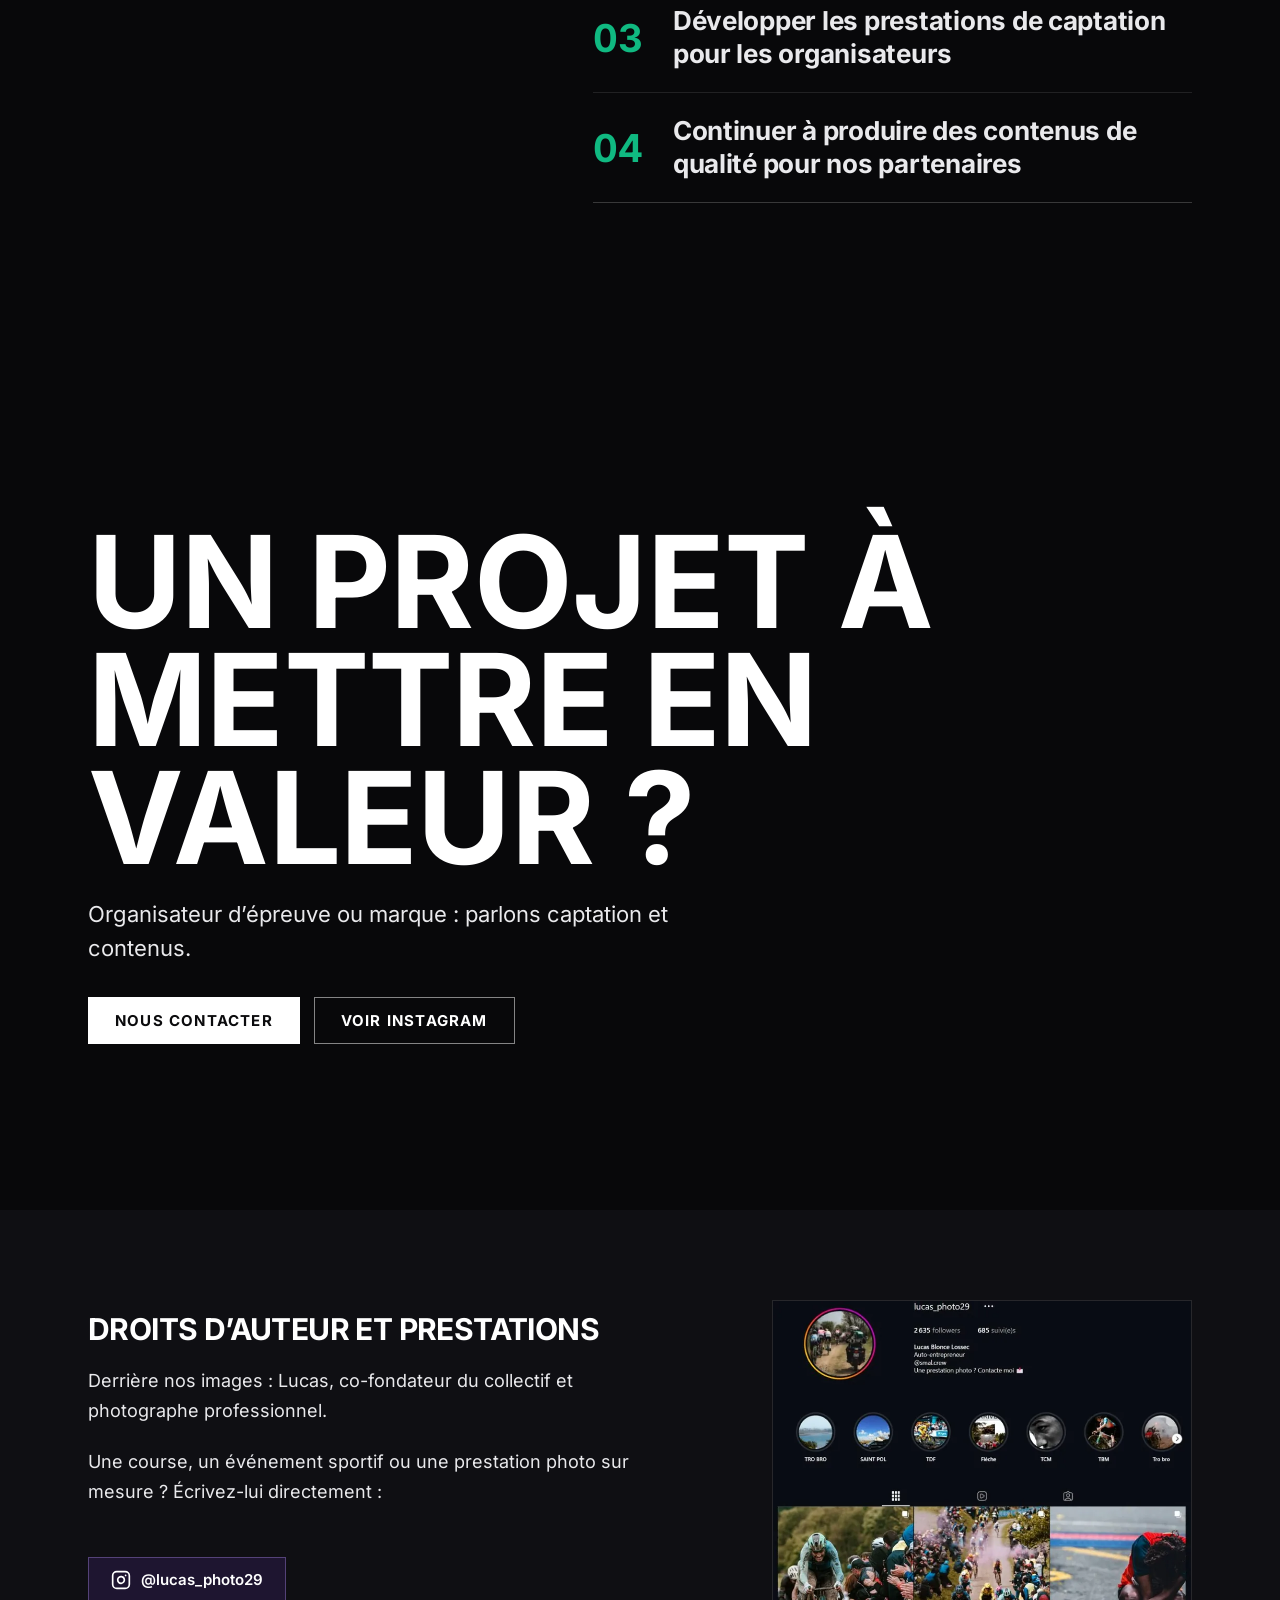
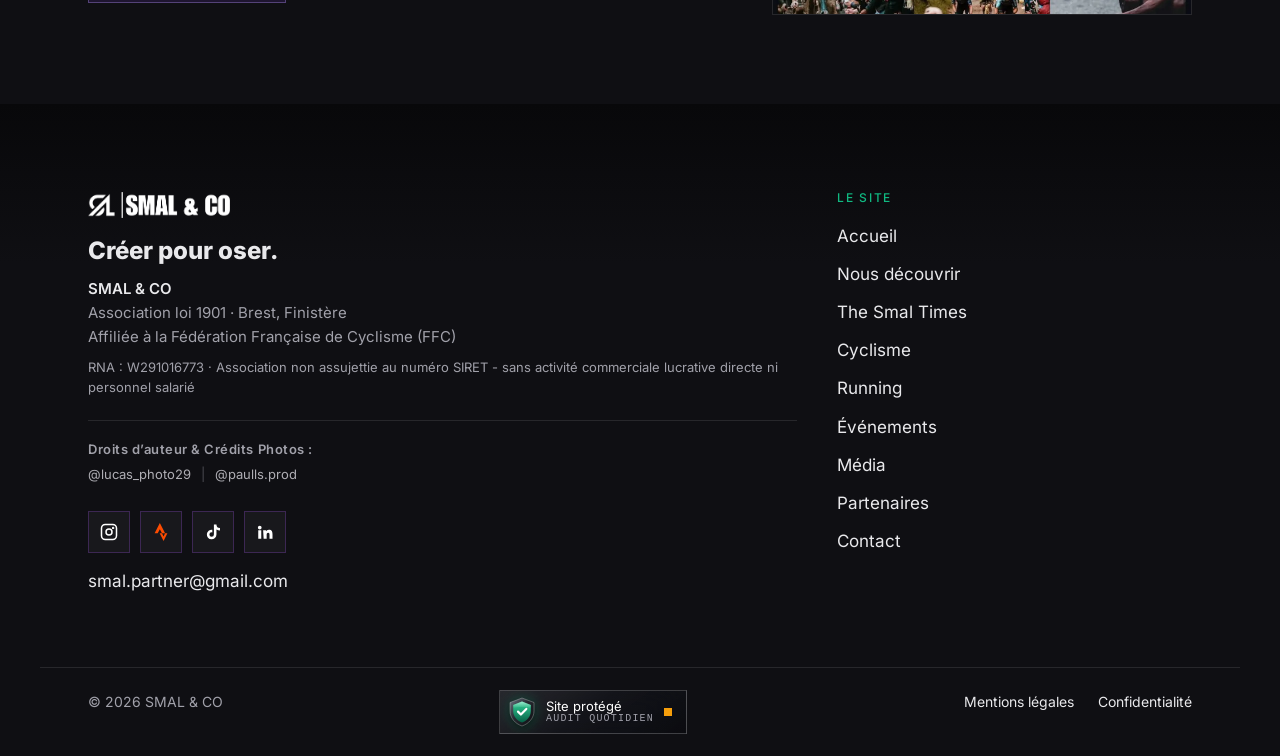
<file: communication.html>
<!doctype html>
<html lang="fr">
<head>
<meta charset="utf-8">
<meta name="viewport" content="width=device-width, initial-scale=1">
<meta name="robots" content="noindex, nofollow">
<title>Communication — SMAL & CO</title>
<meta name="description" content="Le studio de contenus de SMAL & CO : Reels, récits de course et captations d’épreuves cyclistes.">
<meta name="theme-color" content="#111215">
<link rel="icon" href="logos/smal-mark.png" type="image/png">
<link rel="canonical" href="https://smal-co-web.netlify.app/communication.html">
<meta property="og:type" content="website">
<meta property="og:locale" content="fr_FR">
<meta property="og:site_name" content="SMAL &amp; CO">
<meta property="og:title" content="Communication — SMAL & CO">
<meta property="og:description" content="Le studio de contenus de SMAL & CO : Reels, récits de course et captations d’épreuves cyclistes.">
<meta property="og:url" content="https://smal-co-web.netlify.app/communication.html">
<meta property="og:image" content="https://smal-co-web.netlify.app/img/og-default.jpg">
<meta property="og:image:width" content="1200">
<meta property="og:image:height" content="630">
<meta name="twitter:card" content="summary_large_image">
<meta name="twitter:title" content="Communication — SMAL & CO">
<meta name="twitter:description" content="Le studio de contenus de SMAL & CO : Reels, récits de course et captations d’épreuves cyclistes.">
<meta name="twitter:image" content="https://smal-co-web.netlify.app/img/og-default.jpg">
<link rel="manifest" href="site.webmanifest">
<link rel="preload" href="fonts/inter-variable.woff2" as="font" type="font/woff2" crossorigin>
<link rel="stylesheet" href="assets/site.css">
<script>document.documentElement.classList.add('js')</script>
</head>
<body class="pole-media">
<a class="skip" href="#contenu">Aller au contenu</a>

<header class="top" data-header>
 <div class="wrap top-in">
  <a class="brand" href="/" aria-label="SMAL & CO, accueil"><img src="logos/smal-co-blanc.png" alt="SMAL & CO" width="682" height="125"></a>
  <nav id="menu" class="nav" aria-label="Navigation principale">
   <a href="/">Accueil</a>
   <a href="/qui-sommes-nous.html">Nous découvrir</a>
   <a href="/smal-times.html">The Smal Times</a>
   <div class="nav-dd">
    <button class="nav-dd-toggle" type="button" aria-expanded="false" aria-controls="nav-poles">Nos Pôles <span class="chevron-down" aria-hidden="true">▾</span></button>
    <div class="dropdown-menu" id="nav-poles">
    <a class="dropdown-item" href="/cyclisme.html"><span class="dropdown-item-badge">PÔLE 01</span><span class="dropdown-item-title">Team SMAL &amp; CO Cycling</span></a>
    <a class="dropdown-item" href="/running.html"><span class="dropdown-item-badge">PÔLE 02</span><span class="dropdown-item-title">Team SMAL &amp; CO Running</span></a>
    </div>
   </div>
   <div class="nav-dd">
    <button class="nav-dd-toggle active" type="button" aria-expanded="false" aria-controls="nav-activites">Nos activités <span class="chevron-down" aria-hidden="true">▾</span></button>
    <div class="dropdown-menu" id="nav-activites">
    <a class="dropdown-item" href="/evenements.html"><span class="dropdown-item-badge">COMMUNAUTÉ</span><span class="dropdown-item-title">Événements &amp; Social Rides</span></a>
    <a class="dropdown-item active" aria-current="page" href="/communication.html"><span class="dropdown-item-badge">STUDIO</span><span class="dropdown-item-title">Média &amp; Création de contenu</span></a>
    </div>
   </div>
   <a href="/partenaires.html">Partenaires</a>
   <a class="btn btn-small" href="/contact.html">Contact</a>
  </nav>
  <button class="burger" type="button" aria-expanded="false" aria-controls="menu" data-burger><span class="sr">Menu</span><i></i><i></i></button>
 </div>
</header>

<main id="contenu">
<section class="phead">
 <img class="phead-panther" src="img/da/panthere-media.webp" width="320" height="226" alt="" aria-hidden="true">
 <div class="wrap">
  <p class="eyebrow">Studio · Média &amp; contenus</p>
  <h1 class="h-xl">Raconter le sport de l’intérieur.</h1>
  <p class="lead">Captation de course, immersion au cœur des pelotons et production audiovisuelle dédiée.</p>
 </div>
</section>
<!-- Diptyque asymétrique : détail matériel / portrait (défilement libre, sans scroll bloqué) -->
<section class="media-showcase-section">
 <div class="wrap">
  <div class="media-duo-grid">
   <div class="media-duo-card card-detail">
    <img width="1200" height="2036" src="img/communication-micro.webp" alt="Micro officiel SMAL & CO en interview" class="duo-img" fetchpriority="high">
    <div class="duo-overlay"></div>
    <div class="duo-tag">Terrain &amp; Interviews</div>
   </div>
   <div class="media-duo-card card-lifestyle">
    <img width="800" height="1000" src="img/communication-terrain.webp" alt="Membre SMAL & CO en tenue blanche, portrait en pied au bord de l’eau" class="duo-img" loading="lazy" decoding="async">
    <div class="duo-overlay"></div>
    <div class="duo-tag">Identité &amp; Image</div>
   </div>
  </div>
 </div>
</section>

<section class="sec">
 <div class="wrap cols">
  <div>
   <p class="rv eyebrow" data-reveal>Nos missions</p>
   <h2 class="rv h-lg" data-reveal>Des histoires bien filmées.</h2>
   <dl class="rv facts" data-reveal>
    <div><dt>Instagram</dt><dd>@smal__co</dd></div>
    <div><dt>Formats</dt><dd>Reels · TikTok · Photo · Vidéo</dd></div>
    <div><dt>Audience</dt><dd>160,7 K vues de profil sur 30 jours<br><small class="src">Source : Instagram, octobre 2026</small></dd></div>
   </dl>
  </div>
  <div class="rv prose" data-reveal>
   <p>Raconter nos athlètes avec exigence : chaque course, chaque sortie, chaque coulisse devient un contenu.</p>
   <p>Valoriser nos partenaires auprès d’une communauté sportive locale, engagée et fidèle.</p>
   <p>Proposer nos services de captation et de communication aux organisateurs d’épreuves cyclistes.</p>
  </div>
 </div>
</section>

<section class="sec sec-alt">
 <div class="wrap">
  <p class="rv eyebrow" data-reveal>Réalisations</p>
  <h2 class="rv h-lg" data-reveal>Ce qu’on a produit</h2>
  <ul class="list-cards">
   <li class="rv" data-reveal><time>Avril 2026</time><h3>Couverture de courses</h3><p>Trophée Centre Morbihan, Penn ar Bed, Sébaco : Reels et TikTok de chaque épreuve.</p></li>
   <li class="rv" data-reveal style="--d:80ms"><time>Depuis avril 2026</time><h3>Interviews</h3><p>Micro SMAL & CO en main, au contact des coureurs et des organisateurs.</p></li>
   <li class="rv" data-reveal style="--d:160ms"><time>Mai 2026</time><h3>Identité visuelle</h3><p>Logo, palette violette et shooting de lancement sur les rochers de Brest.</p></li>
   <li class="rv" data-reveal><time>Juin 2026</time><h3>Shooting maillot</h3><p>Studio lumière violette et tournage sur route pour dévoiler la tenue.</p></li>
   <li class="rv" data-reveal style="--d:80ms"><time>Juillet 2026</time><h3>Étape du Tour</h3><p>Un plan de contenu complet pour suivre nos sept membres.</p></li>
  </ul>
 </div>
</section>

<section class="action-gallery-section">
 <div class="wrap">
  <h2 class="rv section-title" data-reveal>En action</h2>
  <div class="action-bento-grid">
   <div class="bento-card bento-wide"><img src="img/gimbal.webp" width="800" height="600" alt="Captation vidéo avec stabilisateur" loading="lazy" decoding="async"><div class="bento-tag">Captation &amp; Médias</div></div>
   <div class="bento-card"><img src="img/lancement1.webp" width="800" height="539" alt="Vélos Factor et athlètes SMAL &amp; CO" loading="lazy" decoding="async"></div>
   <div class="bento-card"><img src="img/equipe.webp" width="800" height="576" alt="Collectif SMAL &amp; CO réuni" loading="lazy" decoding="async"></div>
   <div class="bento-card bento-tall"><img src="img/communication-live-race.webp" width="800" height="1422" alt="Cycliste SMAL &amp; CO en tête d’un groupe sur route" loading="lazy" decoding="async"><div class="bento-tag">Live Race</div></div>
   <div class="bento-card"><img src="img/rennes2.webp" width="800" height="460" alt="Coureurs en ville" loading="lazy" decoding="async"></div>
   <div class="bento-card bento-wide"><img src="img/LBL04953.webp" width="800" height="450" alt="Backstage de l’équipe SMAL &amp; CO" loading="lazy" decoding="async"><div class="bento-tag">Backstage</div></div>
   <div class="bento-card"><img src="img/communication-tshirts.webp" width="800" height="640" alt="Deux membres SMAL &amp; CO en tee-shirt blanc sous un ciel bleu" loading="lazy" decoding="async"></div>
   <div class="bento-card bento-wide"><img src="img/run-trail.webp" width="800" height="450" alt="Exploration sentiers bretons" loading="lazy" decoding="async"></div>
  </div>
 </div>
</section>

<section class="sec sec-alt">
 <div class="wrap cols">
  <div>
   <p class="rv eyebrow" data-reveal>Projets</p>
   <h2 class="rv h-lg" data-reveal>Ce qu’on prépare</h2>
  </div>
  <ul class="rv goals" data-reveal>
   <li>Développer la communication autour de nos futures équipes</li>
   <li>Couvrir la saison de compétition 2027</li>
   <li>Développer les prestations de captation pour les organisateurs</li>
   <li>Continuer à produire des contenus de qualité pour nos partenaires</li>
  </ul>
 </div>
</section>

<section class="cta-final">
 <div class="wrap">
  <h2 class="rv h-xl" data-reveal>Un projet à mettre en valeur ?</h2>
  <p class="rv lead" data-reveal>Organisateur d’épreuve ou marque : parlons captation et contenus.</p>
  <div class="rv cta-row" data-reveal><a class="btn" href="/contact.html">Nous contacter</a><a class="btn btn-ghost" href="https://www.instagram.com/smal__co/" rel="noopener noreferrer" target="_blank">Voir Instagram</a></div>
 </div>
</section>

<section class="sec-tight copyright-services-section">
 <div class="wrap services-grid">
  <div class="services-content">
   <h2 class="rv h-md" data-reveal>Droits d’auteur et prestations</h2>
   <div class="rv prose" data-reveal>
    <p>Derrière nos images : Lucas, co-fondateur du collectif et photographe professionnel.</p>
    <p>Une course, un événement sportif ou une prestation photo sur mesure ? Écrivez-lui directement :</p>
   </div>
   <a href="https://instagram.com/lucas_photo29" target="_blank" rel="noopener noreferrer" class="rv insta-badge-pill" data-reveal>
    <svg width="20" height="20" viewBox="0 0 24 24" fill="none" stroke="currentColor" stroke-width="2" stroke-linecap="round" stroke-linejoin="round" aria-hidden="true"><rect x="2" y="2" width="20" height="20" rx="5" ry="5"/><path d="M16 11.37A4 4 0 1 1 12.63 8 4 4 0 0 1 16 11.37z"/><line x1="17.5" y1="6.5" x2="17.51" y2="6.5"/></svg>
    <span>@lucas_photo29</span>
   </a>
  </div>
  <div class="rv services-preview" data-reveal>
   <img width="800" height="599" src="img/1433860e-b16f-4b3f-aa23-d51d71d05199.webp" alt="Compte Instagram Lucas Photo 29" class="insta-preview-img" loading="lazy" decoding="async">
  </div>
 </div>
</section>
</main>

<footer class="foot">
 <div class="wrap foot-in">
  <div>
   <img class="foot-logo" src="logos/smal-co-blanc.png" alt="SMAL & CO" width="682" height="125" loading="lazy" decoding="async">
   <p class="foot-sig">Créer pour oser.</p>
   <div class="footer-legal-info">
    <p class="association-name">SMAL &amp; CO</p>
    <p>Association loi 1901 · Brest, Finistère</p>
    <p>Affiliée à la Fédération Française de Cyclisme (FFC)</p>
    <p class="legal-registration">RNA : W291016773 · Association non assujettie au numéro SIRET - sans activité commerciale lucrative directe ni personnel salarié</p>
   </div>
   <div class="footer-copyright-section">
    <span class="copyright-title">Droits d’auteur &amp; Crédits Photos :</span>
    <div class="copyright-links">
     <a href="https://instagram.com/lucas_photo29" target="_blank" rel="noopener noreferrer" class="insta-credit">@lucas_photo29</a>
     <span class="separator" aria-hidden="true">|</span>
     <a href="https://instagram.com/paulls.prod" target="_blank" rel="noopener noreferrer" class="insta-credit">@paulls.prod</a>
    </div>
   </div>
   <div class="soc-row"><a class="soc-ico soc-ig" href="https://www.instagram.com/smal__co/" target="_blank" rel="noopener noreferrer" aria-label="Instagram" data-tip="Instagram"><svg viewBox="0 0 24 24" width="18" height="18" fill="none" stroke="currentColor" stroke-width="2" stroke-linecap="round" stroke-linejoin="round" aria-hidden="true"><rect x="2" y="2" width="20" height="20" rx="5"/><circle cx="12" cy="12" r="4"/><circle cx="17.5" cy="6.5" r=".6" fill="currentColor"/></svg></a><a class="soc-ico soc-st" href="https://www.strava.com/clubs/smal__co" target="_blank" rel="noopener noreferrer" aria-label="Strava" data-tip="Strava"><svg viewBox="0 0 24 24" width="18" height="18" fill="currentColor" aria-hidden="true"><path d="M15.39 17.94l-2.09-4.12h-3.07L15.39 24l5.15-10.18h-3.07m-7-5.6l2.84 5.6h4.17L10.46 0l-7 13.82h4.17"/></svg></a><a class="soc-ico soc-tt" href="https://www.tiktok.com/@smal__co" target="_blank" rel="noopener noreferrer" aria-label="TikTok" data-tip="TikTok"><svg viewBox="0 0 24 24" width="18" height="18" fill="currentColor" aria-hidden="true"><path d="M16.6 2h-3.4v13.4a3 3 0 1 1-3-3c.3 0 .6 0 .9.1V9a6.4 6.4 0 1 0 5.5 6.4V8.6a8 8 0 0 0 4.7 1.5V6.7a4.7 4.7 0 0 1-4.7-4.7z"/></svg></a><a class="soc-ico soc-li" href="https://www.linkedin.com/in/smal-co-a187363a7" target="_blank" rel="noopener noreferrer" aria-label="LinkedIn" data-tip="LinkedIn"><svg viewBox="0 0 24 24" width="18" height="18" fill="currentColor" aria-hidden="true"><path d="M4.98 3.5a2.5 2.5 0 1 1 0 5 2.5 2.5 0 0 1 0-5zM3 9.5h4V21H3zM9.5 9.5h3.8v1.6h.1c.5-1 1.8-2 3.8-2 4 0 4.8 2.6 4.8 6V21h-4v-5.2c0-1.3 0-2.9-1.8-2.9s-2 1.4-2 2.8V21h-4z"/></svg></a></div>
   <p><a href="/contact.html" data-u="smal.partner" data-d="gmail.com">smal.partner [arobase] gmail.com</a></p>
  </div>
  <nav aria-label="Pied de page">
   <h2 class="foot-h">Le site</h2>
   <ul><li><a href="/">Accueil</a></li><li><a href="/qui-sommes-nous.html">Nous découvrir</a></li><li><a href="/smal-times.html">The Smal Times</a></li><li><a href="/cyclisme.html">Cyclisme</a></li><li><a href="/running.html">Running</a></li><li><a href="/evenements.html">Événements</a></li><li><a href="/communication.html">Média</a></li><li><a href="/partenaires.html">Partenaires</a></li><li><a href="/contact.html">Contact</a></li></ul>
  </nav>
 </div>
 <div class="wrap foot-bar"><span>© 2026 SMAL & CO</span><div class="sec-glass" data-sec><button class="sec-chip" type="button" aria-expanded="false" aria-controls="sec-panel"><svg class="sec-shield" viewBox="0 0 28 30" aria-hidden="true"><defs><linearGradient id="secG1" x1="0" y1="0" x2="1" y2="1"><stop offset="0" stop-color="#6b7280"/><stop offset=".45" stop-color="#262930"/><stop offset="1" stop-color="#0b0c0f"/></linearGradient><linearGradient id="secG2" x1="0" y1="0" x2="0" y2="1"><stop offset="0" stop-color="#34d399"/><stop offset="1" stop-color="#065f46"/></linearGradient><linearGradient id="secG3" x1="0" y1="0" x2="0" y2="1"><stop offset="0" stop-color="#fff" stop-opacity=".5"/><stop offset="1" stop-color="#fff" stop-opacity="0"/></linearGradient></defs><path d="M14 1l12 4.5v8.2c0 7.3-5 12.9-12 15.3C7 26.6 2 21 2 13.7V5.5z" fill="url(#secG1)" stroke="rgba(255,255,255,.35)" stroke-width=".8"/><path d="M14 4.6l8.8 3.3v6c0 5.4-3.6 9.6-8.8 11.5-5.2-1.9-8.8-6.1-8.8-11.5v-6z" fill="url(#secG2)"/><path d="M14 4.6l8.8 3.3v3.4C18 9.6 10 9.6 5.2 11.3V7.9z" fill="url(#secG3)"/><path d="M10 14.6l2.9 2.9 5.4-5.6" fill="none" stroke="#fff" stroke-width="2.2" stroke-linecap="round" stroke-linejoin="round"/></svg><span class="sec-chip-txt"><span data-sec-label>Site protégé</span><small>Audit quotidien</small></span><span class="sec-dot" aria-hidden="true"></span></button><div class="sec-panel" id="sec-panel" role="dialog" aria-label="Transparence sécurité" hidden><p class="sec-panel-h" data-sec-title>Site protégé &amp; vérifié</p><p class="sec-panel-date" data-sec-date>Chargement du dernier contrôle…</p><ul class="sec-panel-list" data-sec-list></ul><a href="https://github.com/Maattyeux/smal-co-site/actions/workflows/securite.yml" target="_blank" rel="noopener noreferrer">Vérifier l’historique des contrôles</a></div></div><span class="foot-legal"><a href="/mentions-legales.html">Mentions légales</a><a href="/confidentialite.html">Confidentialité</a></span></div>
</footer>

<script src="assets/site.js" defer></script>
</body>
</html>
</file>
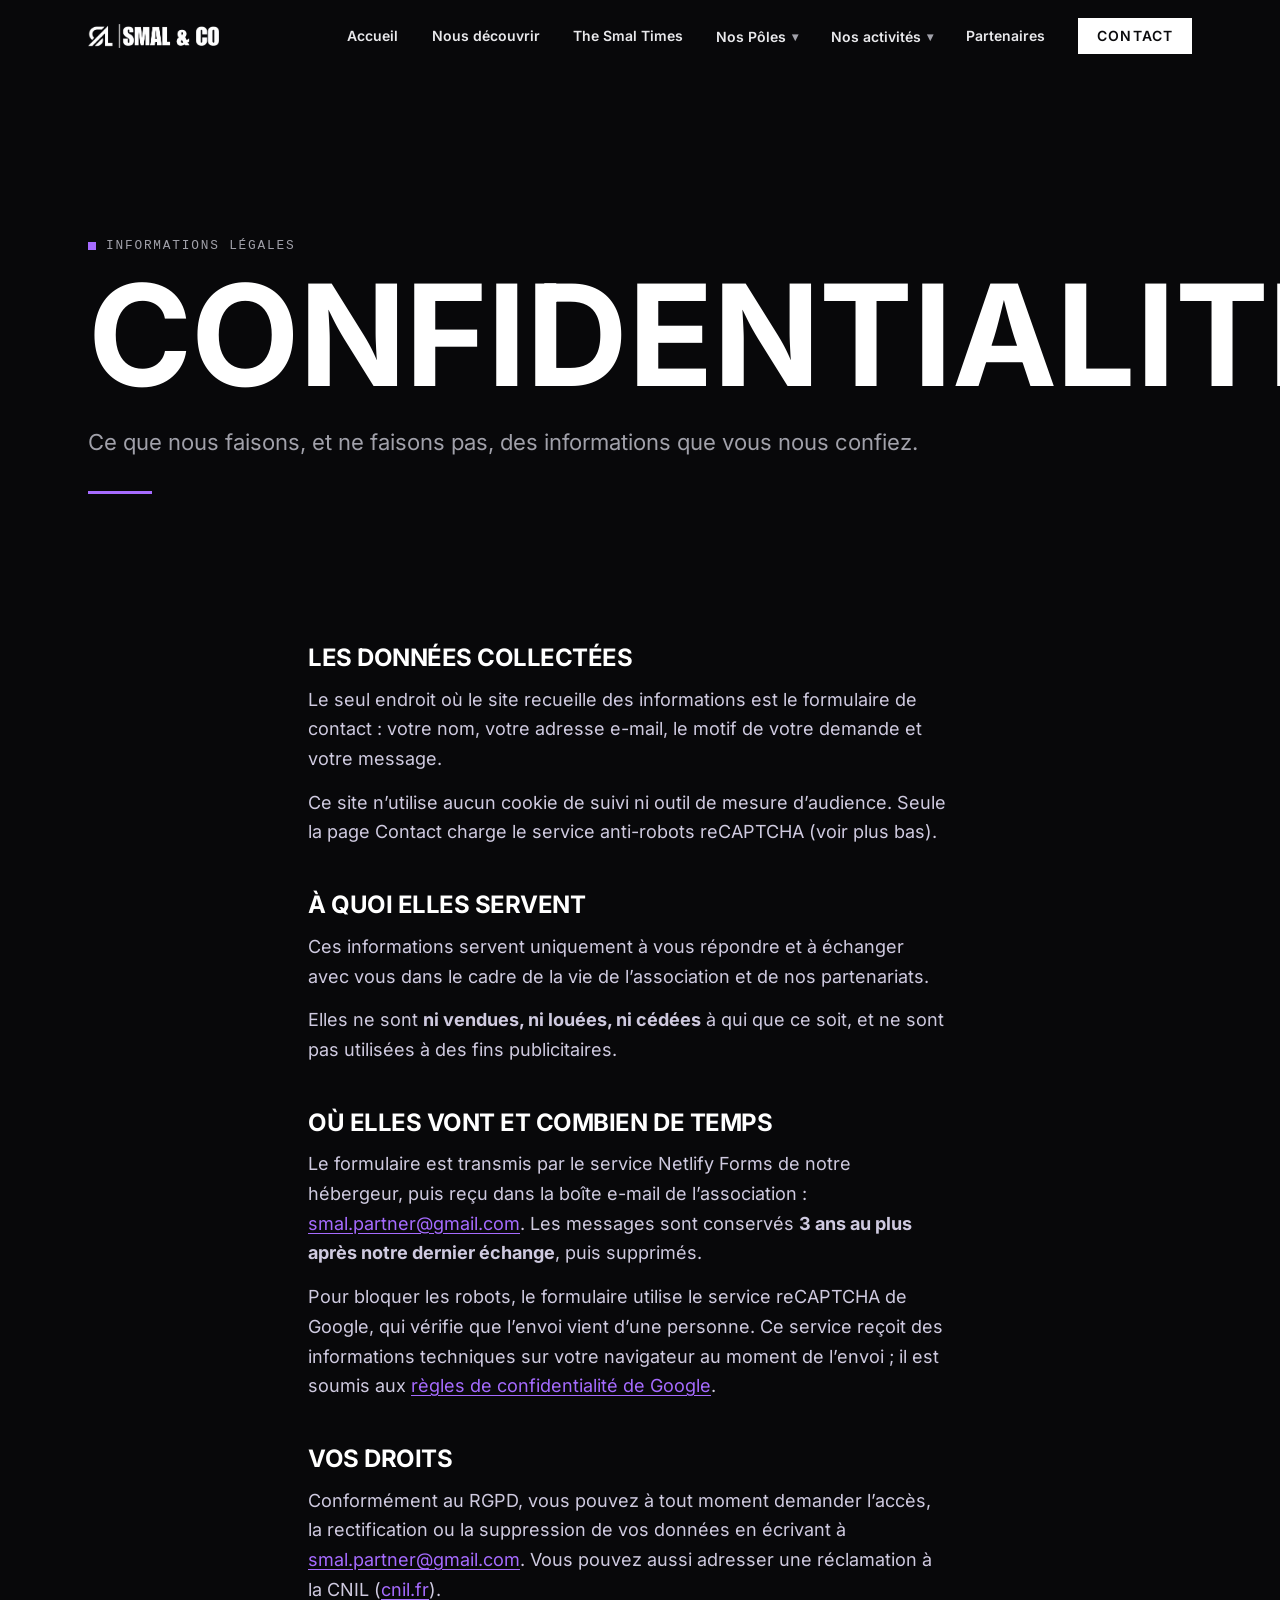
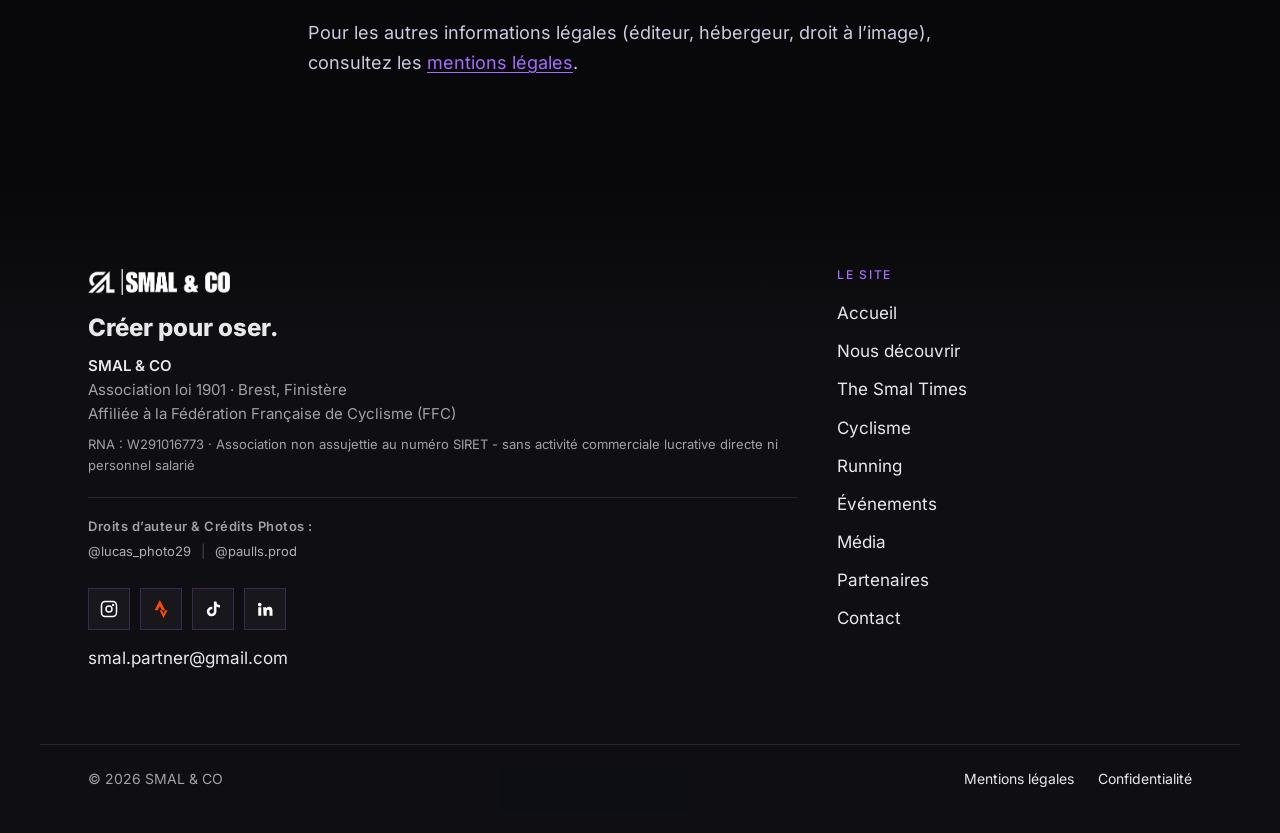
<file: confidentialite.html>
<!doctype html>
<html lang="fr">
<head>
<meta charset="utf-8">
<meta name="viewport" content="width=device-width, initial-scale=1">
<meta name="robots" content="noindex, nofollow">
<title>Confidentialité — SMAL &amp; CO</title>
<meta name="description" content="Politique de confidentialité de SMAL &amp; CO : usage des données du formulaire de contact, sans revente ni cession.">
<meta name="theme-color" content="#111215">
<link rel="icon" href="logos/smal-mark.png" type="image/png">
<link rel="canonical" href="https://smal-co-web.netlify.app/confidentialite.html">
<meta property="og:type" content="website">
<meta property="og:locale" content="fr_FR">
<meta property="og:site_name" content="SMAL &amp; CO">
<meta property="og:title" content="Confidentialité — SMAL &amp; CO">
<meta property="og:description" content="Politique de confidentialité de SMAL &amp; CO : usage des données du formulaire de contact, sans revente ni cession.">
<meta property="og:url" content="https://smal-co-web.netlify.app/confidentialite.html">
<meta property="og:image" content="https://smal-co-web.netlify.app/img/og-default.jpg">
<meta property="og:image:width" content="1200">
<meta property="og:image:height" content="630">
<meta name="twitter:card" content="summary_large_image">
<meta name="twitter:title" content="Confidentialité — SMAL &amp; CO">
<meta name="twitter:description" content="Politique de confidentialité de SMAL &amp; CO : usage des données du formulaire de contact, sans revente ni cession.">
<meta name="twitter:image" content="https://smal-co-web.netlify.app/img/og-default.jpg">
<link rel="manifest" href="site.webmanifest">
<link rel="preload" href="fonts/inter-variable.woff2" as="font" type="font/woff2" crossorigin>
<link rel="stylesheet" href="assets/site.css">
<script>document.documentElement.classList.add('js')</script>
</head>
<body>
<a class="skip" href="#contenu">Aller au contenu</a>

<header class="top" data-header>
 <div class="wrap top-in">
  <a class="brand" href="/" aria-label="SMAL & CO, accueil"><img src="logos/smal-co-blanc.png" alt="SMAL & CO" width="682" height="125"></a>
  <nav id="menu" class="nav" aria-label="Navigation principale">
   <a href="/">Accueil</a>
   <a href="/qui-sommes-nous.html">Nous découvrir</a>
   <a href="/smal-times.html">The Smal Times</a>
   <div class="nav-dd">
    <button class="nav-dd-toggle" type="button" aria-expanded="false" aria-controls="nav-poles">Nos Pôles <span class="chevron-down" aria-hidden="true">▾</span></button>
    <div class="dropdown-menu" id="nav-poles">
    <a class="dropdown-item" href="/cyclisme.html"><span class="dropdown-item-badge">PÔLE 01</span><span class="dropdown-item-title">Team SMAL &amp; CO Cycling</span></a>
    <a class="dropdown-item" href="/running.html"><span class="dropdown-item-badge">PÔLE 02</span><span class="dropdown-item-title">Team SMAL &amp; CO Running</span></a>
    </div>
   </div>
   <div class="nav-dd">
    <button class="nav-dd-toggle" type="button" aria-expanded="false" aria-controls="nav-activites">Nos activités <span class="chevron-down" aria-hidden="true">▾</span></button>
    <div class="dropdown-menu" id="nav-activites">
    <a class="dropdown-item" href="/evenements.html"><span class="dropdown-item-badge">COMMUNAUTÉ</span><span class="dropdown-item-title">Événements &amp; Social Rides</span></a>
    <a class="dropdown-item" href="/communication.html"><span class="dropdown-item-badge">STUDIO</span><span class="dropdown-item-title">Média &amp; Création de contenu</span></a>
    </div>
   </div>
   <a href="/partenaires.html">Partenaires</a>
   <a class="btn btn-small" href="/contact.html">Contact</a>
  </nav>
  <button class="burger" type="button" aria-expanded="false" aria-controls="menu" data-burger><span class="sr">Menu</span><i></i><i></i></button>
 </div>
</header>

<main id="contenu">
<section class="phead">
 <div class="wrap">
  <p class="eyebrow">Informations légales</p>
  <h1 class="h-xl">Confidentialité</h1>
  <p class="lead">Ce que nous faisons, et ne faisons pas, des informations que vous nous confiez.</p>
 </div>
</section>

<section class="sec sec-tight">
 <div class="wrap legal prose">
  <h2 class="h-md">Les données collectées</h2>
  <p>Le seul endroit où le site recueille des informations est le formulaire de contact : votre nom, votre adresse e-mail, le motif de votre demande et votre message.</p>
  <p>Ce site n’utilise aucun cookie de suivi ni outil de mesure d’audience. Seule la page Contact charge le service anti-robots reCAPTCHA (voir plus bas).</p>

  <h2 class="h-md">À quoi elles servent</h2>
  <p>Ces informations servent uniquement à vous répondre et à échanger avec vous dans le cadre de la vie de l’association et de nos partenariats.</p>
  <p>Elles ne sont <strong>ni vendues, ni louées, ni cédées</strong> à qui que ce soit, et ne sont pas utilisées à des fins publicitaires.</p>

  <h2 class="h-md">Où elles vont et combien de temps</h2>
  <p>Le formulaire est transmis par le service Netlify Forms de notre hébergeur, puis reçu dans la boîte e-mail de l’association : <a href="/contact.html" data-u="smal.partner" data-d="gmail.com">smal.partner [arobase] gmail.com</a>. Les messages sont conservés <strong>3 ans au plus après notre dernier échange</strong>, puis supprimés.</p>
  <p>Pour bloquer les robots, le formulaire utilise le service reCAPTCHA de Google, qui vérifie que l’envoi vient d’une personne. Ce service reçoit des informations techniques sur votre navigateur au moment de l’envoi ; il est soumis aux <a href="https://policies.google.com/privacy" target="_blank" rel="noopener noreferrer">règles de confidentialité de Google</a>.</p>

  <h2 class="h-md">Vos droits</h2>
  <p>Conformément au RGPD, vous pouvez à tout moment demander l’accès, la rectification ou la suppression de vos données en écrivant à <a href="/contact.html" data-u="smal.partner" data-d="gmail.com">smal.partner [arobase] gmail.com</a>. Vous pouvez aussi adresser une réclamation à la CNIL (<a href="https://www.cnil.fr" target="_blank" rel="noopener noreferrer">cnil.fr</a>).</p>
  <p>Pour les autres informations légales (éditeur, hébergeur, droit à l’image), consultez les <a href="/mentions-legales.html">mentions légales</a>.</p>
 </div>
</section>
</main>

<footer class="foot">
 <div class="wrap foot-in">
  <div>
   <img class="foot-logo" src="logos/smal-co-blanc.png" alt="SMAL & CO" width="682" height="125" loading="lazy" decoding="async">
   <p class="foot-sig">Créer pour oser.</p>
   <div class="footer-legal-info">
    <p class="association-name">SMAL &amp; CO</p>
    <p>Association loi 1901 · Brest, Finistère</p>
    <p>Affiliée à la Fédération Française de Cyclisme (FFC)</p>
    <p class="legal-registration">RNA : W291016773 · Association non assujettie au numéro SIRET - sans activité commerciale lucrative directe ni personnel salarié</p>
   </div>
   <div class="footer-copyright-section">
    <span class="copyright-title">Droits d’auteur &amp; Crédits Photos :</span>
    <div class="copyright-links">
     <a href="https://instagram.com/lucas_photo29" target="_blank" rel="noopener noreferrer" class="insta-credit">@lucas_photo29</a>
     <span class="separator" aria-hidden="true">|</span>
     <a href="https://instagram.com/paulls.prod" target="_blank" rel="noopener noreferrer" class="insta-credit">@paulls.prod</a>
    </div>
   </div>
   <div class="soc-row"><a class="soc-ico soc-ig" href="https://www.instagram.com/smal__co/" target="_blank" rel="noopener noreferrer" aria-label="Instagram" data-tip="Instagram"><svg viewBox="0 0 24 24" width="18" height="18" fill="none" stroke="currentColor" stroke-width="2" stroke-linecap="round" stroke-linejoin="round" aria-hidden="true"><rect x="2" y="2" width="20" height="20" rx="5"/><circle cx="12" cy="12" r="4"/><circle cx="17.5" cy="6.5" r=".6" fill="currentColor"/></svg></a><a class="soc-ico soc-st" href="https://www.strava.com/clubs/smal__co" target="_blank" rel="noopener noreferrer" aria-label="Strava" data-tip="Strava"><svg viewBox="0 0 24 24" width="18" height="18" fill="currentColor" aria-hidden="true"><path d="M15.39 17.94l-2.09-4.12h-3.07L15.39 24l5.15-10.18h-3.07m-7-5.6l2.84 5.6h4.17L10.46 0l-7 13.82h4.17"/></svg></a><a class="soc-ico soc-tt" href="https://www.tiktok.com/@smal__co" target="_blank" rel="noopener noreferrer" aria-label="TikTok" data-tip="TikTok"><svg viewBox="0 0 24 24" width="18" height="18" fill="currentColor" aria-hidden="true"><path d="M16.6 2h-3.4v13.4a3 3 0 1 1-3-3c.3 0 .6 0 .9.1V9a6.4 6.4 0 1 0 5.5 6.4V8.6a8 8 0 0 0 4.7 1.5V6.7a4.7 4.7 0 0 1-4.7-4.7z"/></svg></a><a class="soc-ico soc-li" href="https://www.linkedin.com/in/smal-co-a187363a7" target="_blank" rel="noopener noreferrer" aria-label="LinkedIn" data-tip="LinkedIn"><svg viewBox="0 0 24 24" width="18" height="18" fill="currentColor" aria-hidden="true"><path d="M4.98 3.5a2.5 2.5 0 1 1 0 5 2.5 2.5 0 0 1 0-5zM3 9.5h4V21H3zM9.5 9.5h3.8v1.6h.1c.5-1 1.8-2 3.8-2 4 0 4.8 2.6 4.8 6V21h-4v-5.2c0-1.3 0-2.9-1.8-2.9s-2 1.4-2 2.8V21h-4z"/></svg></a></div>
   <p><a href="/contact.html" data-u="smal.partner" data-d="gmail.com">smal.partner [arobase] gmail.com</a></p>
  </div>
  <nav aria-label="Pied de page">
   <h2 class="foot-h">Le site</h2>
   <ul><li><a href="/">Accueil</a></li><li><a href="/qui-sommes-nous.html">Nous découvrir</a></li><li><a href="/smal-times.html">The Smal Times</a></li><li><a href="/cyclisme.html">Cyclisme</a></li><li><a href="/running.html">Running</a></li><li><a href="/evenements.html">Événements</a></li><li><a href="/communication.html">Média</a></li><li><a href="/partenaires.html">Partenaires</a></li><li><a href="/contact.html">Contact</a></li></ul>
  </nav>
 </div>
 <div class="wrap foot-bar"><span>© 2026 SMAL & CO</span><div class="sec-glass" data-sec><button class="sec-chip" type="button" aria-expanded="false" aria-controls="sec-panel"><svg class="sec-shield" viewBox="0 0 28 30" aria-hidden="true"><defs><linearGradient id="secG1" x1="0" y1="0" x2="1" y2="1"><stop offset="0" stop-color="#6b7280"/><stop offset=".45" stop-color="#262930"/><stop offset="1" stop-color="#0b0c0f"/></linearGradient><linearGradient id="secG2" x1="0" y1="0" x2="0" y2="1"><stop offset="0" stop-color="#34d399"/><stop offset="1" stop-color="#065f46"/></linearGradient><linearGradient id="secG3" x1="0" y1="0" x2="0" y2="1"><stop offset="0" stop-color="#fff" stop-opacity=".5"/><stop offset="1" stop-color="#fff" stop-opacity="0"/></linearGradient></defs><path d="M14 1l12 4.5v8.2c0 7.3-5 12.9-12 15.3C7 26.6 2 21 2 13.7V5.5z" fill="url(#secG1)" stroke="rgba(255,255,255,.35)" stroke-width=".8"/><path d="M14 4.6l8.8 3.3v6c0 5.4-3.6 9.6-8.8 11.5-5.2-1.9-8.8-6.1-8.8-11.5v-6z" fill="url(#secG2)"/><path d="M14 4.6l8.8 3.3v3.4C18 9.6 10 9.6 5.2 11.3V7.9z" fill="url(#secG3)"/><path d="M10 14.6l2.9 2.9 5.4-5.6" fill="none" stroke="#fff" stroke-width="2.2" stroke-linecap="round" stroke-linejoin="round"/></svg><span class="sec-chip-txt"><span data-sec-label>Site protégé</span><small>Audit quotidien</small></span><span class="sec-dot" aria-hidden="true"></span></button><div class="sec-panel" id="sec-panel" role="dialog" aria-label="Transparence sécurité" hidden><p class="sec-panel-h" data-sec-title>Site protégé &amp; vérifié</p><p class="sec-panel-date" data-sec-date>Chargement du dernier contrôle…</p><ul class="sec-panel-list" data-sec-list></ul><a href="https://github.com/Maattyeux/smal-co-site/actions/workflows/securite.yml" target="_blank" rel="noopener noreferrer">Vérifier l’historique des contrôles</a></div></div><span class="foot-legal"><a href="/mentions-legales.html">Mentions légales</a><a href="/confidentialite.html">Confidentialité</a></span></div>
</footer>

<script src="assets/site.js" defer></script>
</body>
</html>
</file>
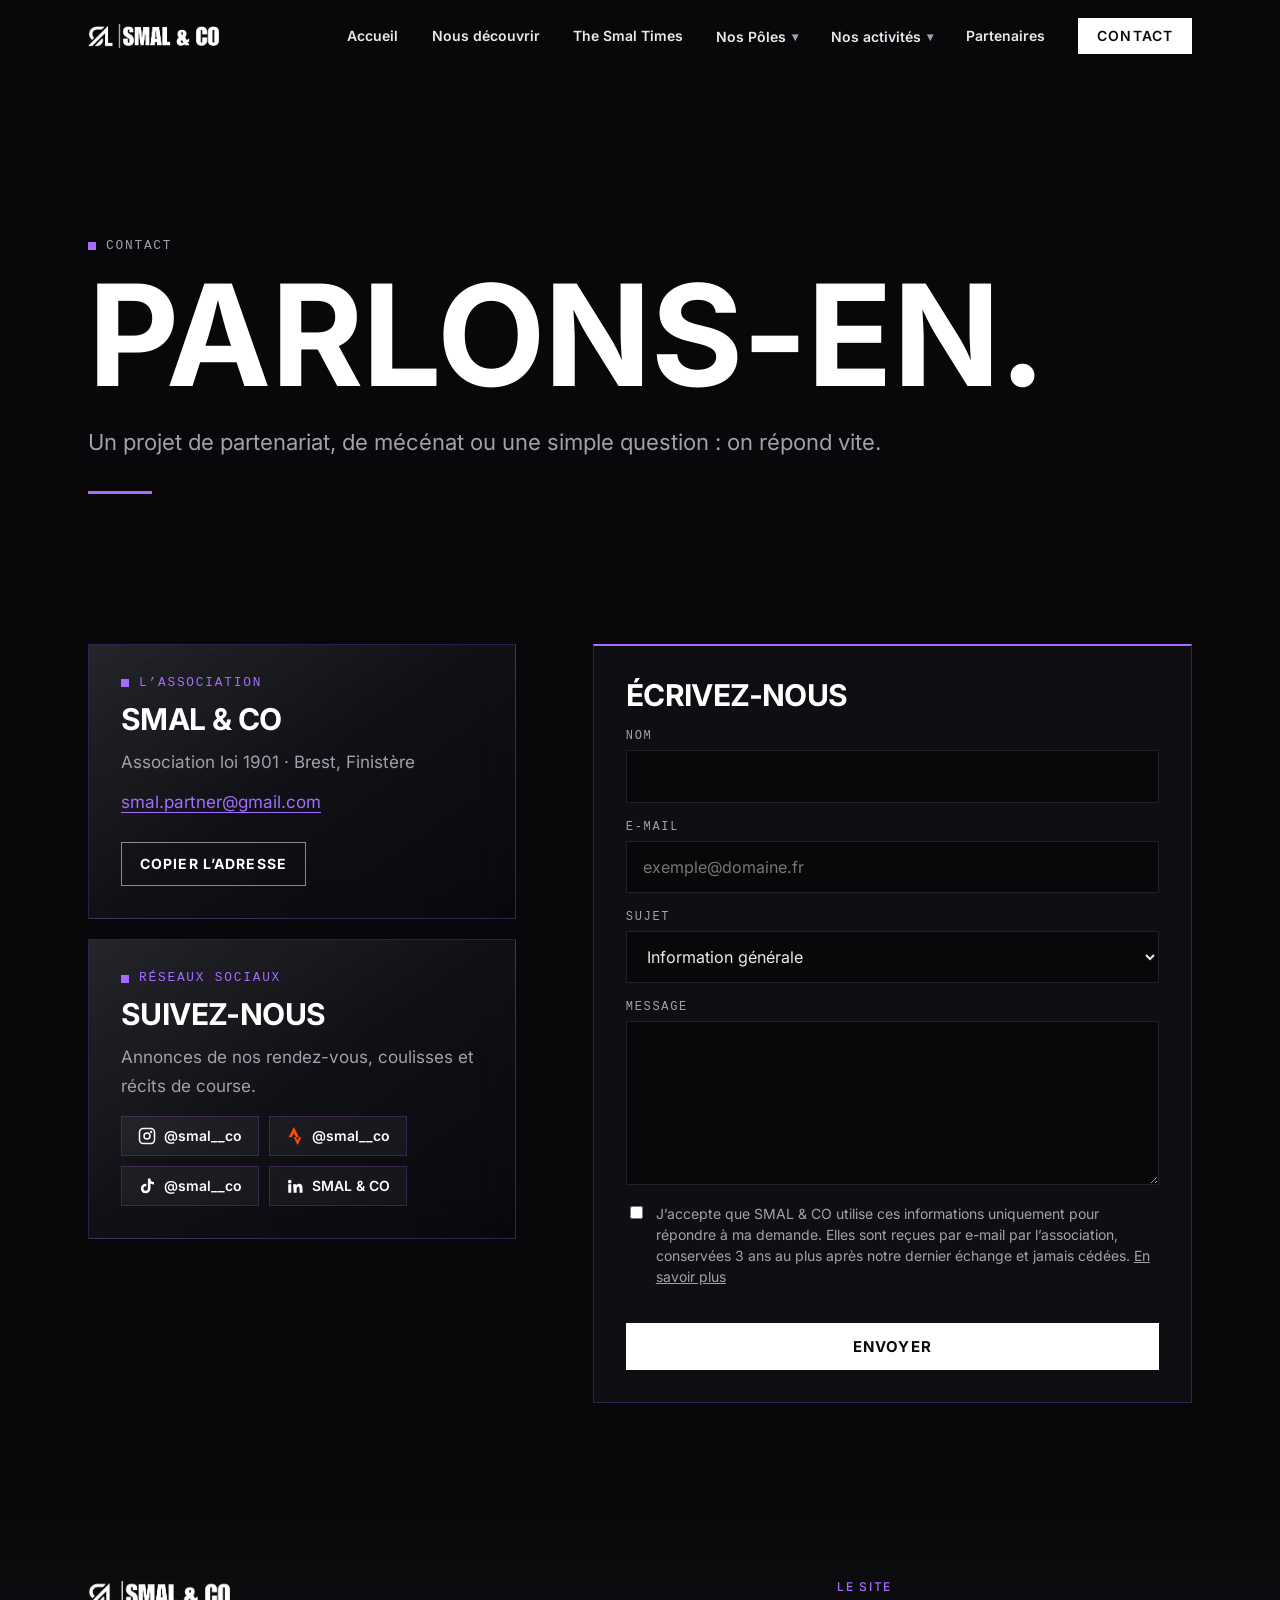
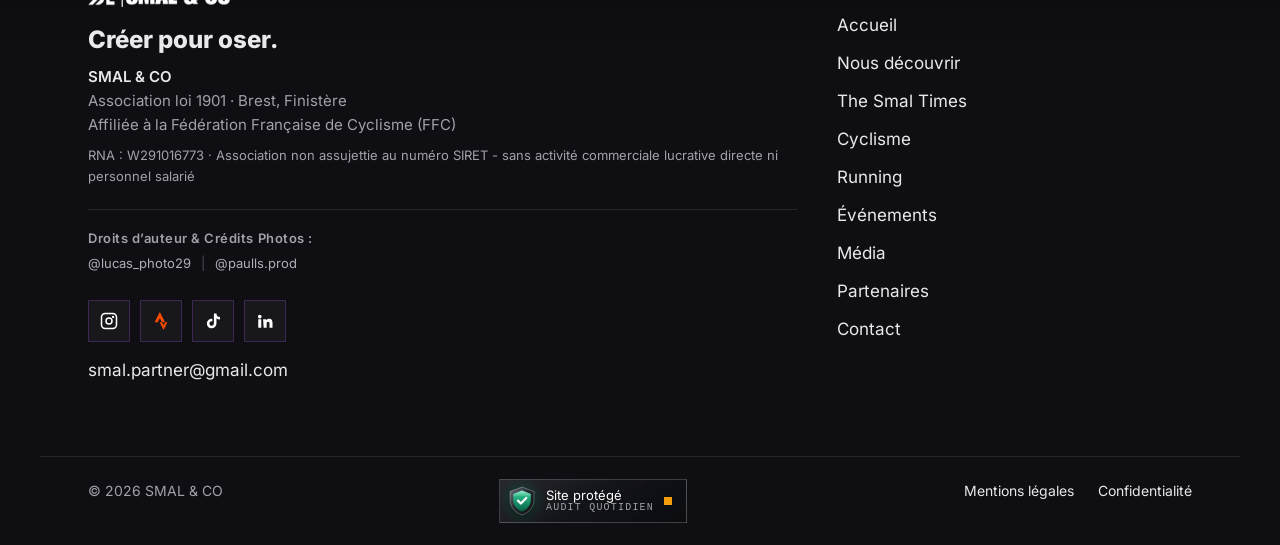
<file: contact.html>
<!doctype html>
<html lang="fr">
<head>
<meta charset="utf-8">
<meta name="viewport" content="width=device-width, initial-scale=1">
<meta name="robots" content="noindex, nofollow">
<title>Contact — SMAL & CO</title>
<meta name="description" content="Contacter SMAL & CO : partenariat, mécénat ou demande d’information.">
<meta name="theme-color" content="#111215">
<link rel="icon" href="logos/smal-mark.png" type="image/png">
<link rel="canonical" href="https://smal-co-web.netlify.app/contact.html">
<meta property="og:type" content="website">
<meta property="og:locale" content="fr_FR">
<meta property="og:site_name" content="SMAL &amp; CO">
<meta property="og:title" content="Contact — SMAL & CO">
<meta property="og:description" content="Contacter SMAL & CO : partenariat, mécénat ou demande d’information.">
<meta property="og:url" content="https://smal-co-web.netlify.app/contact.html">
<meta property="og:image" content="https://smal-co-web.netlify.app/img/og-default.jpg">
<meta property="og:image:width" content="1200">
<meta property="og:image:height" content="630">
<meta name="twitter:card" content="summary_large_image">
<meta name="twitter:title" content="Contact — SMAL & CO">
<meta name="twitter:description" content="Contacter SMAL & CO : partenariat, mécénat ou demande d’information.">
<meta name="twitter:image" content="https://smal-co-web.netlify.app/img/og-default.jpg">
<link rel="manifest" href="site.webmanifest">
<link rel="preload" href="fonts/inter-variable.woff2" as="font" type="font/woff2" crossorigin>
<link rel="stylesheet" href="assets/site.css">
<script>document.documentElement.classList.add('js')</script>
</head>
<body>
<a class="skip" href="#contenu">Aller au contenu</a>

<header class="top" data-header>
 <div class="wrap top-in">
  <a class="brand" href="/" aria-label="SMAL & CO, accueil"><img src="logos/smal-co-blanc.png" alt="SMAL & CO" width="682" height="125"></a>
  <nav id="menu" class="nav" aria-label="Navigation principale">
   <a href="/">Accueil</a>
   <a href="/qui-sommes-nous.html">Nous découvrir</a>
   <a href="/smal-times.html">The Smal Times</a>
   <div class="nav-dd">
    <button class="nav-dd-toggle" type="button" aria-expanded="false" aria-controls="nav-poles">Nos Pôles <span class="chevron-down" aria-hidden="true">▾</span></button>
    <div class="dropdown-menu" id="nav-poles">
    <a class="dropdown-item" href="/cyclisme.html"><span class="dropdown-item-badge">PÔLE 01</span><span class="dropdown-item-title">Team SMAL &amp; CO Cycling</span></a>
    <a class="dropdown-item" href="/running.html"><span class="dropdown-item-badge">PÔLE 02</span><span class="dropdown-item-title">Team SMAL &amp; CO Running</span></a>
    </div>
   </div>
   <div class="nav-dd">
    <button class="nav-dd-toggle" type="button" aria-expanded="false" aria-controls="nav-activites">Nos activités <span class="chevron-down" aria-hidden="true">▾</span></button>
    <div class="dropdown-menu" id="nav-activites">
    <a class="dropdown-item" href="/evenements.html"><span class="dropdown-item-badge">COMMUNAUTÉ</span><span class="dropdown-item-title">Événements &amp; Social Rides</span></a>
    <a class="dropdown-item" href="/communication.html"><span class="dropdown-item-badge">STUDIO</span><span class="dropdown-item-title">Média &amp; Création de contenu</span></a>
    </div>
   </div>
   <a href="/partenaires.html">Partenaires</a>
   <a class="btn btn-small active" aria-current="page" href="/contact.html">Contact</a>
  </nav>
  <button class="burger" type="button" aria-expanded="false" aria-controls="menu" data-burger><span class="sr">Menu</span><i></i><i></i></button>
 </div>
</header>

<main id="contenu">
<section class="phead">
 <div class="wrap">
  <p class="eyebrow">Contact</p>
  <h1 class="h-xl">Parlons-en.</h1>
  <p class="lead">Un projet de partenariat, de mécénat ou une simple question : on répond vite.</p>
 </div>
</section>

<section class="sec sec-tight sec-glow">
 <div class="wrap cols">
  <div class="cards">
   <div class="rv card" data-reveal>
    <p class="eyebrow" style="margin:0">L’association</p>
    <h2 class="h-md">SMAL & CO</h2>
    <p class="muted">Association loi 1901 · Brest, Finistère</p>
    <a class="link" href="/contact.html" data-u="smal.partner" data-d="gmail.com">smal.partner [arobase] gmail.com</a>
    <button class="btn btn-ghost copy-btn" type="button" data-copy="" data-u="smal.partner" data-d="gmail.com">Copier l’adresse</button>
   </div>
   <div class="rv card" data-reveal style="--d:80ms">
    <p class="eyebrow" style="margin:0">Réseaux sociaux</p>
    <h2 class="h-md">Suivez-nous</h2>
    <p class="muted">Annonces de nos rendez-vous, coulisses et récits de course.</p>
    <div class="soc-pills">
     <a class="soc-pill soc-ig" href="https://www.instagram.com/smal__co/" target="_blank" rel="noopener noreferrer" aria-label="Instagram @smal__co"><svg viewBox="0 0 24 24" width="18" height="18" fill="none" stroke="currentColor" stroke-width="2" stroke-linecap="round" stroke-linejoin="round" aria-hidden="true"><rect x="2" y="2" width="20" height="20" rx="5"/><circle cx="12" cy="12" r="4"/><circle cx="17.5" cy="6.5" r=".6" fill="currentColor"/></svg><span>@smal__co</span></a>
     <a class="soc-pill soc-st" href="https://www.strava.com/clubs/smal__co" target="_blank" rel="noopener noreferrer" aria-label="Strava @smal__co"><svg viewBox="0 0 24 24" width="18" height="18" fill="currentColor" aria-hidden="true"><path d="M15.39 17.94l-2.09-4.12h-3.07L15.39 24l5.15-10.18h-3.07m-7-5.6l2.84 5.6h4.17L10.46 0l-7 13.82h4.17"/></svg><span>@smal__co</span></a>
     <a class="soc-pill soc-tt" href="https://www.tiktok.com/@smal__co" target="_blank" rel="noopener noreferrer" aria-label="TikTok @smal__co"><svg viewBox="0 0 24 24" width="18" height="18" fill="currentColor" aria-hidden="true"><path d="M16.6 2h-3.4v13.4a3 3 0 1 1-3-3c.3 0 .6 0 .9.1V9a6.4 6.4 0 1 0 5.5 6.4V8.6a8 8 0 0 0 4.7 1.5V6.7a4.7 4.7 0 0 1-4.7-4.7z"/></svg><span>@smal__co</span></a>
     <a class="soc-pill soc-li" href="https://www.linkedin.com/in/smal-co-a187363a7" target="_blank" rel="noopener noreferrer" aria-label="LinkedIn SMAL &amp; CO"><svg viewBox="0 0 24 24" width="18" height="18" fill="currentColor" aria-hidden="true"><path d="M4.98 3.5a2.5 2.5 0 1 1 0 5 2.5 2.5 0 0 1 0-5zM3 9.5h4V21H3zM9.5 9.5h3.8v1.6h.1c.5-1 1.8-2 3.8-2 4 0 4.8 2.6 4.8 6V21h-4v-5.2c0-1.3 0-2.9-1.8-2.9s-2 1.4-2 2.8V21h-4z"/></svg><span>SMAL &amp; CO</span></a>
    </div>
   </div>
  </div>

   <form class="rv form card" data-reveal name="contact" method="POST" action="/merci.html" data-netlify="true" netlify-honeypot="bot-field" data-netlify-recaptcha="true">
   <input type="hidden" name="form-name" value="contact" />
   <input type="hidden" name="subject" value="REPONSE CONTACT SITE WEB - Nouveau message reçu" />
   <p style="display:none;"><label>Ne pas remplir : <input name="bot-field" tabindex="-1" autocomplete="off" /></label></p>
   <h2 class="h-md">Écrivez-nous</h2>
   <label>Nom<input name="nom" required autocomplete="name" maxlength="100"></label>
   <label>E-mail<input name="email" type="email" required autocomplete="email" inputmode="email" placeholder="exemple@domaine.fr" maxlength="254" pattern="[^@\s]+@[^@\s]+\.[A-Za-z]{2,}" title="Adresse e-mail complète, par exemple prenom@exemple.fr"></label>
   <label>Sujet
    <select name="motif_contact" id="contact-subject">
     <option value="Information générale">Information générale</option>
     <option value="Partenariat Global">Partenariat Global · Partenaire Majeur SMAL & CO</option>
     <option value="Partenariat Cyclisme">Partenariat Cyclisme · Team SMAL &amp; CO Cycling</option>
     <option value="Partenariat Running">Partenariat Running · Team SMAL &amp; CO Running</option>
    </select>
   </label>
   <label>Message<textarea name="message" rows="6" required minlength="10" maxlength="5000"></textarea></label>
   <label class="check"><input type="checkbox" name="consentement" value="Accepté" required><span>J’accepte que SMAL &amp; CO utilise ces informations uniquement pour répondre à ma demande. Elles sont reçues par e-mail par l’association, conservées 3 ans au plus après notre dernier échange et jamais cédées. <a href="/confidentialite.html">En savoir plus</a></span></label>
   <div data-netlify-recaptcha="true"></div>
   <button class="btn" type="submit">Envoyer</button>
  </form>
  <div class="success" data-success hidden role="status" aria-live="polite">
   <div class="success-bike-anim" aria-hidden="true">
    <div class="success-floor"></div>
    <div class="success-streak"></div>
    <div class="success-rider-wrap">
     <div class="success-glow"></div>
     <span class="success-spark"></span><span class="success-spark"></span><span class="success-spark"></span><span class="success-spark"></span><span class="success-spark"></span>
     <svg class="success-bike" viewBox="0 0 120 70" width="220" height="128" fill="none" stroke="currentColor" stroke-width="3" stroke-linecap="round" stroke-linejoin="round">
      <defs><linearGradient id="trail-grad" gradientUnits="userSpaceOnUse" x1="-90" x2="18" y1="0" y2="0"><stop offset="0" stop-color="#ff5e14" stop-opacity="0"/><stop offset=".6" stop-color="#ff5e14"/><stop offset="1" stop-color="#8b24d6"/></linearGradient></defs>
      <path class="success-trail" d="M-90 40H18" stroke="url(#trail-grad)" stroke-width="4"/>
      <g class="success-bike-body">
       <g class="success-wheel"><circle cx="25" cy="52" r="15"/><path d="M25 37v30M10 52h30" stroke-width="1.5"/></g>
       <g class="success-wheel"><circle cx="92" cy="52" r="15"/><path d="M92 37v30M77 52h30" stroke-width="1.5"/></g>
       <path d="M25 52h27l-7-26zM45 26l35 3-28 23M80 29l12 23M80 29l3-6h6M40 25h10"/>
       <path d="M47 22l25-7M72 15l15 12M47 22l12 15-6 16" stroke="#fff"/>
       <circle cx="78" cy="9" r="5" fill="#fff" stroke="none"/>
      </g>
     </svg>
    </div>
   </div>
   <div class="success-message">
    <h2 class="success-title" tabindex="-1">MESSAGE ENVOYÉ&nbsp;!</h2>
    <p class="muted">Merci pour votre confiance. L’équipe SMAL &amp; CO vous recontacte dans les plus brefs délais.</p>
    <button class="btn btn-ghost success-reset" type="button" data-success-reset>Envoyer un autre message</button>
   </div>
  </div>
  </div>
 </div>
</section>
</main>

<footer class="foot">
 <div class="wrap foot-in">
  <div>
   <img class="foot-logo" src="logos/smal-co-blanc.png" alt="SMAL & CO" width="682" height="125" loading="lazy" decoding="async">
   <p class="foot-sig">Créer pour oser.</p>
   <div class="footer-legal-info">
    <p class="association-name">SMAL &amp; CO</p>
    <p>Association loi 1901 · Brest, Finistère</p>
    <p>Affiliée à la Fédération Française de Cyclisme (FFC)</p>
    <p class="legal-registration">RNA : W291016773 · Association non assujettie au numéro SIRET - sans activité commerciale lucrative directe ni personnel salarié</p>
   </div>
   <div class="footer-copyright-section">
    <span class="copyright-title">Droits d’auteur &amp; Crédits Photos :</span>
    <div class="copyright-links">
     <a href="https://instagram.com/lucas_photo29" target="_blank" rel="noopener noreferrer" class="insta-credit">@lucas_photo29</a>
     <span class="separator" aria-hidden="true">|</span>
     <a href="https://instagram.com/paulls.prod" target="_blank" rel="noopener noreferrer" class="insta-credit">@paulls.prod</a>
    </div>
   </div>
   <div class="soc-row"><a class="soc-ico soc-ig" href="https://www.instagram.com/smal__co/" target="_blank" rel="noopener noreferrer" aria-label="Instagram" data-tip="Instagram"><svg viewBox="0 0 24 24" width="18" height="18" fill="none" stroke="currentColor" stroke-width="2" stroke-linecap="round" stroke-linejoin="round" aria-hidden="true"><rect x="2" y="2" width="20" height="20" rx="5"/><circle cx="12" cy="12" r="4"/><circle cx="17.5" cy="6.5" r=".6" fill="currentColor"/></svg></a><a class="soc-ico soc-st" href="https://www.strava.com/clubs/smal__co" target="_blank" rel="noopener noreferrer" aria-label="Strava" data-tip="Strava"><svg viewBox="0 0 24 24" width="18" height="18" fill="currentColor" aria-hidden="true"><path d="M15.39 17.94l-2.09-4.12h-3.07L15.39 24l5.15-10.18h-3.07m-7-5.6l2.84 5.6h4.17L10.46 0l-7 13.82h4.17"/></svg></a><a class="soc-ico soc-tt" href="https://www.tiktok.com/@smal__co" target="_blank" rel="noopener noreferrer" aria-label="TikTok" data-tip="TikTok"><svg viewBox="0 0 24 24" width="18" height="18" fill="currentColor" aria-hidden="true"><path d="M16.6 2h-3.4v13.4a3 3 0 1 1-3-3c.3 0 .6 0 .9.1V9a6.4 6.4 0 1 0 5.5 6.4V8.6a8 8 0 0 0 4.7 1.5V6.7a4.7 4.7 0 0 1-4.7-4.7z"/></svg></a><a class="soc-ico soc-li" href="https://www.linkedin.com/in/smal-co-a187363a7" target="_blank" rel="noopener noreferrer" aria-label="LinkedIn" data-tip="LinkedIn"><svg viewBox="0 0 24 24" width="18" height="18" fill="currentColor" aria-hidden="true"><path d="M4.98 3.5a2.5 2.5 0 1 1 0 5 2.5 2.5 0 0 1 0-5zM3 9.5h4V21H3zM9.5 9.5h3.8v1.6h.1c.5-1 1.8-2 3.8-2 4 0 4.8 2.6 4.8 6V21h-4v-5.2c0-1.3 0-2.9-1.8-2.9s-2 1.4-2 2.8V21h-4z"/></svg></a></div>
   <p><a href="/contact.html" data-u="smal.partner" data-d="gmail.com">smal.partner [arobase] gmail.com</a></p>
  </div>
  <nav aria-label="Pied de page">
   <h2 class="foot-h">Le site</h2>
   <ul><li><a href="/">Accueil</a></li><li><a href="/qui-sommes-nous.html">Nous découvrir</a></li><li><a href="/smal-times.html">The Smal Times</a></li><li><a href="/cyclisme.html">Cyclisme</a></li><li><a href="/running.html">Running</a></li><li><a href="/evenements.html">Événements</a></li><li><a href="/communication.html">Média</a></li><li><a href="/partenaires.html">Partenaires</a></li><li><a href="/contact.html">Contact</a></li></ul>
  </nav>
 </div>
 <div class="wrap foot-bar"><span>© 2026 SMAL & CO</span><div class="sec-glass" data-sec><button class="sec-chip" type="button" aria-expanded="false" aria-controls="sec-panel"><svg class="sec-shield" viewBox="0 0 28 30" aria-hidden="true"><defs><linearGradient id="secG1" x1="0" y1="0" x2="1" y2="1"><stop offset="0" stop-color="#6b7280"/><stop offset=".45" stop-color="#262930"/><stop offset="1" stop-color="#0b0c0f"/></linearGradient><linearGradient id="secG2" x1="0" y1="0" x2="0" y2="1"><stop offset="0" stop-color="#34d399"/><stop offset="1" stop-color="#065f46"/></linearGradient><linearGradient id="secG3" x1="0" y1="0" x2="0" y2="1"><stop offset="0" stop-color="#fff" stop-opacity=".5"/><stop offset="1" stop-color="#fff" stop-opacity="0"/></linearGradient></defs><path d="M14 1l12 4.5v8.2c0 7.3-5 12.9-12 15.3C7 26.6 2 21 2 13.7V5.5z" fill="url(#secG1)" stroke="rgba(255,255,255,.35)" stroke-width=".8"/><path d="M14 4.6l8.8 3.3v6c0 5.4-3.6 9.6-8.8 11.5-5.2-1.9-8.8-6.1-8.8-11.5v-6z" fill="url(#secG2)"/><path d="M14 4.6l8.8 3.3v3.4C18 9.6 10 9.6 5.2 11.3V7.9z" fill="url(#secG3)"/><path d="M10 14.6l2.9 2.9 5.4-5.6" fill="none" stroke="#fff" stroke-width="2.2" stroke-linecap="round" stroke-linejoin="round"/></svg><span class="sec-chip-txt"><span data-sec-label>Site protégé</span><small>Audit quotidien</small></span><span class="sec-dot" aria-hidden="true"></span></button><div class="sec-panel" id="sec-panel" role="dialog" aria-label="Transparence sécurité" hidden><p class="sec-panel-h" data-sec-title>Site protégé &amp; vérifié</p><p class="sec-panel-date" data-sec-date>Chargement du dernier contrôle…</p><ul class="sec-panel-list" data-sec-list></ul><a href="https://github.com/Maattyeux/smal-co-site/actions/workflows/securite.yml" target="_blank" rel="noopener noreferrer">Vérifier l’historique des contrôles</a></div></div><span class="foot-legal"><a href="/mentions-legales.html">Mentions légales</a><a href="/confidentialite.html">Confidentialité</a></span></div>
</footer>

<script src="assets/site.js" defer></script>
</body>
</html>
</file>
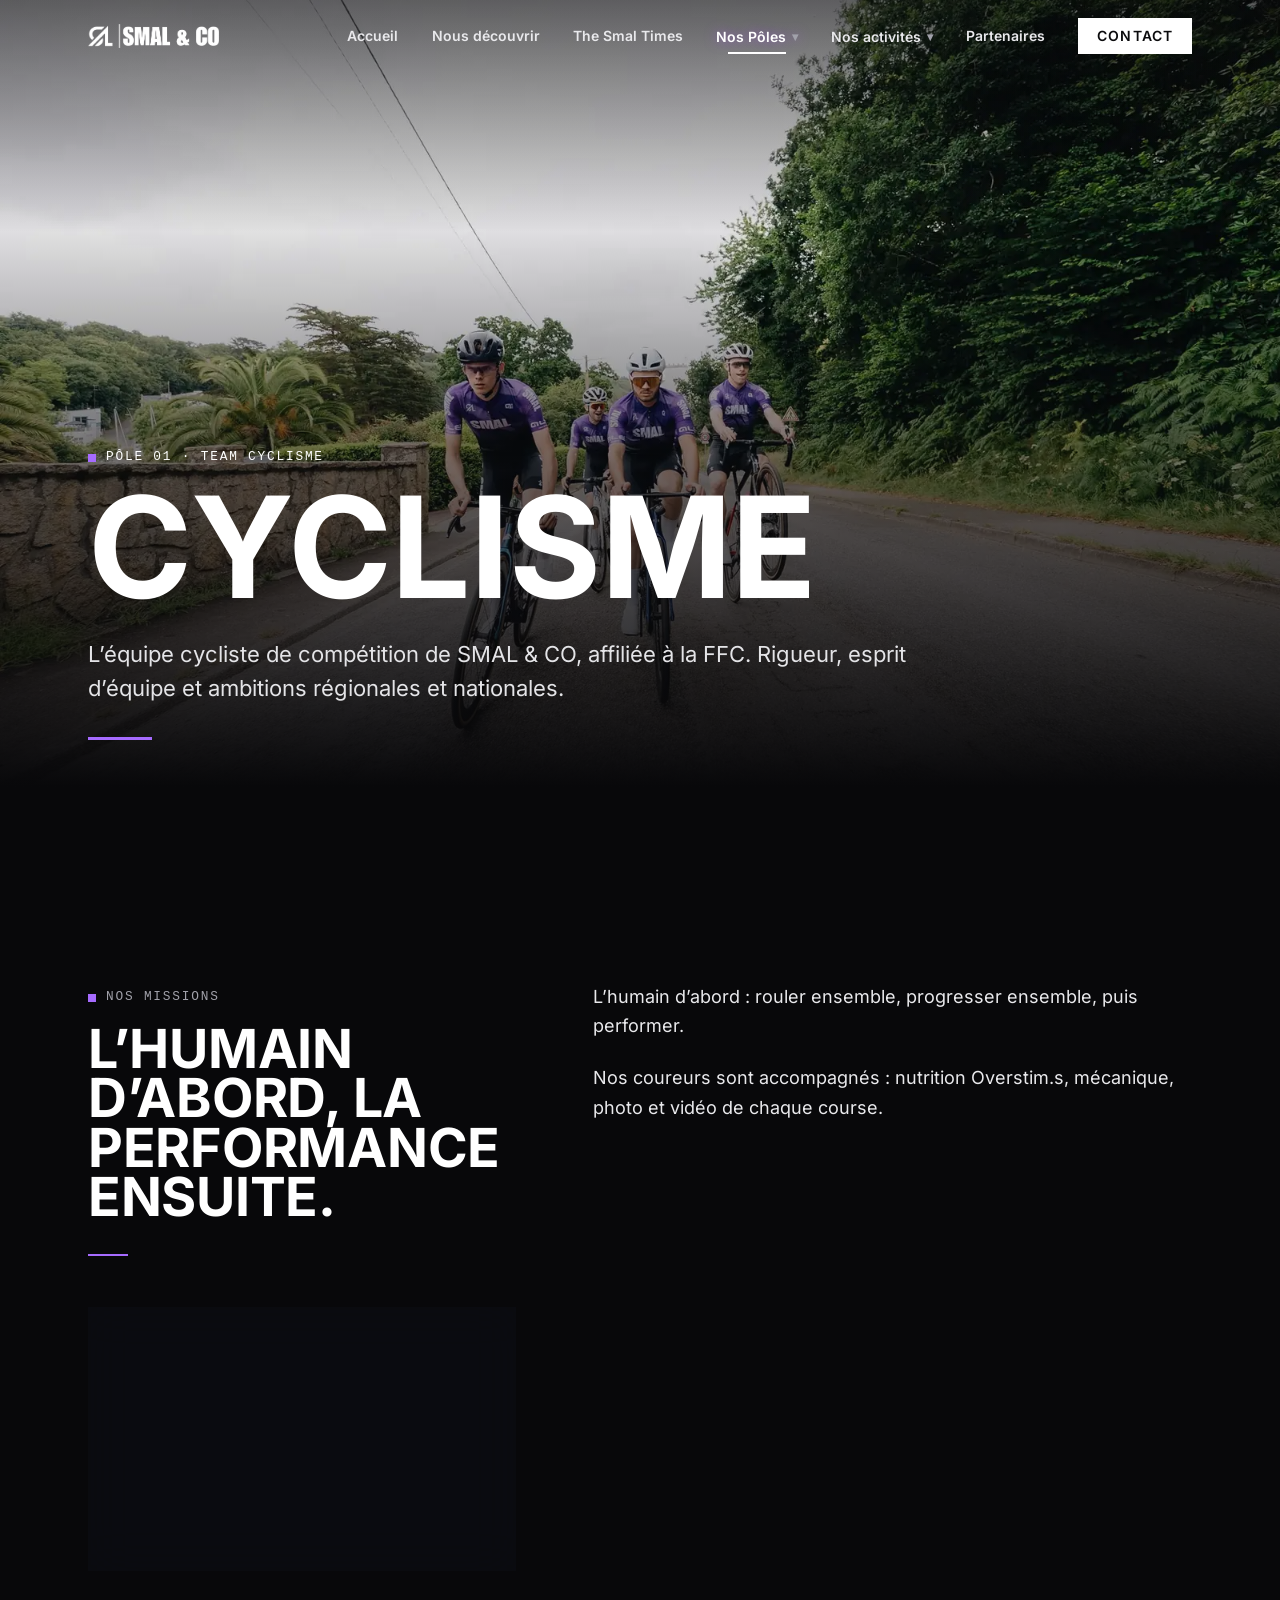
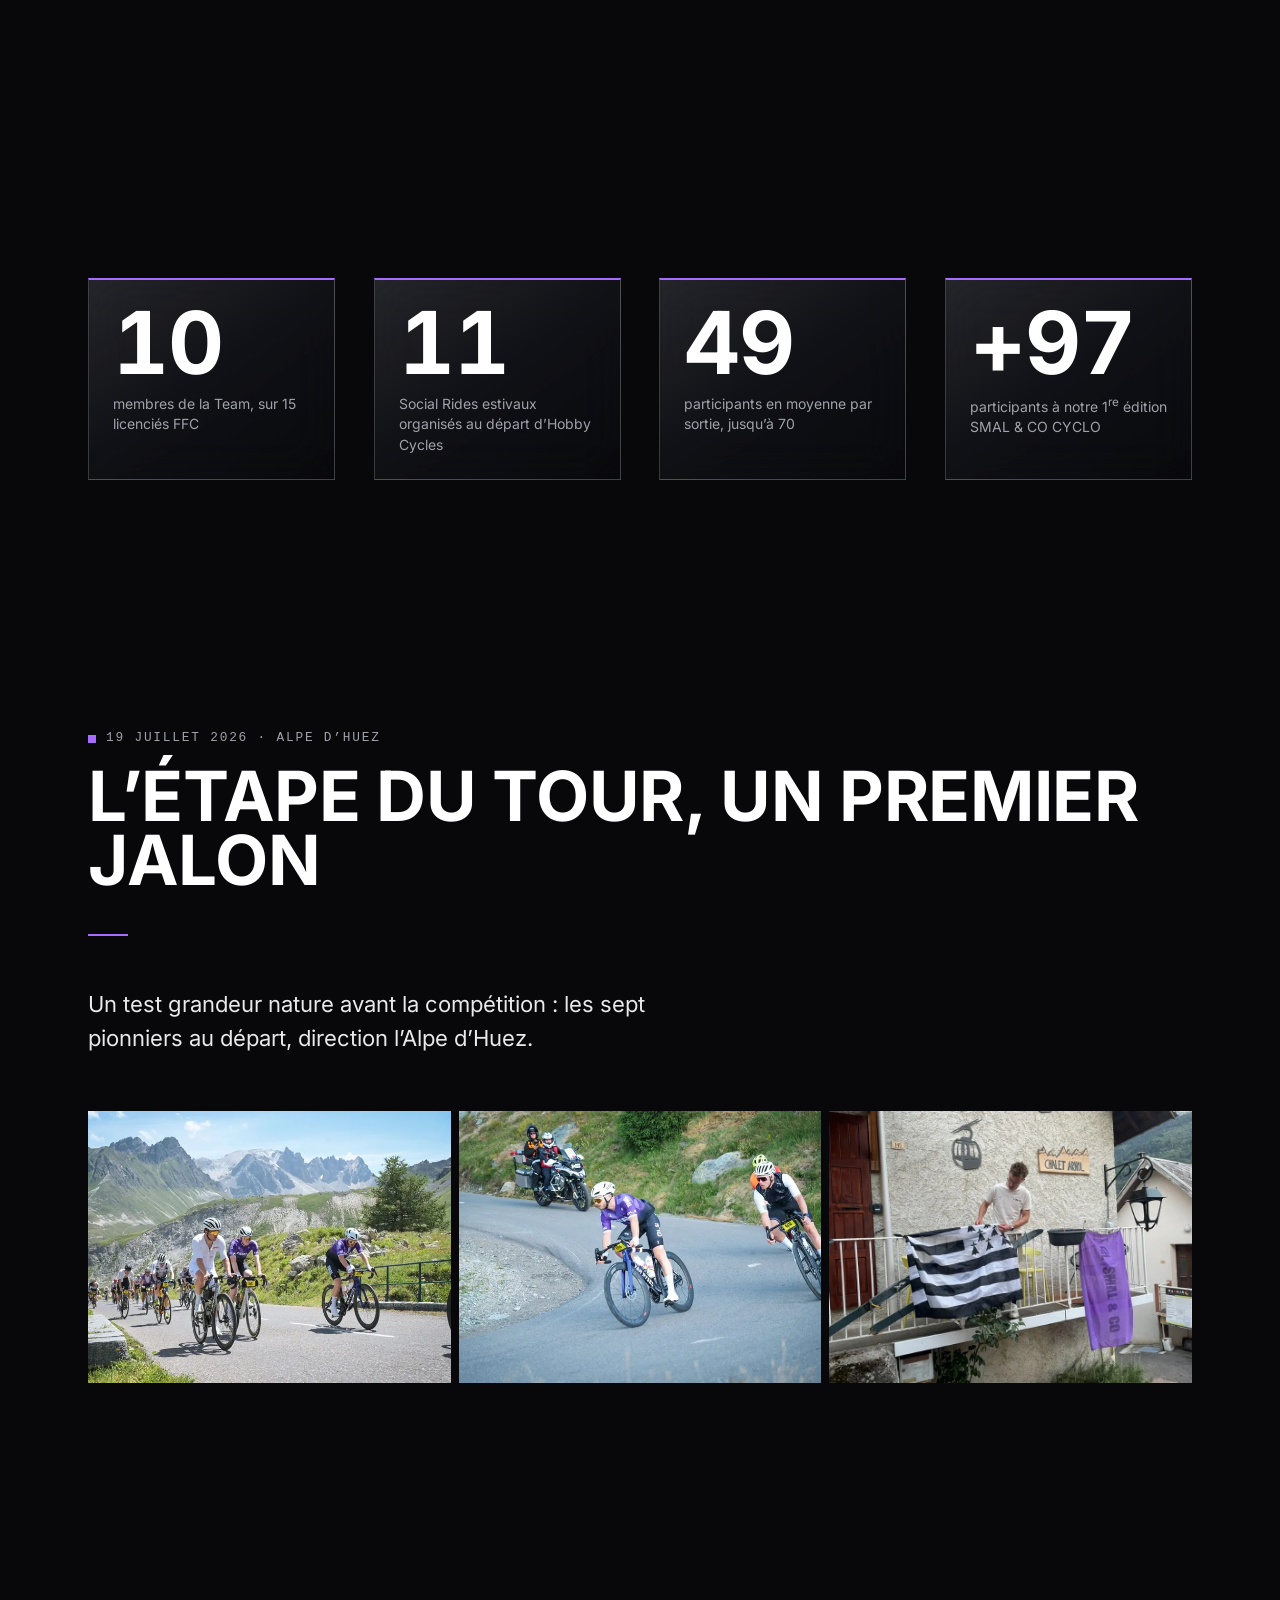
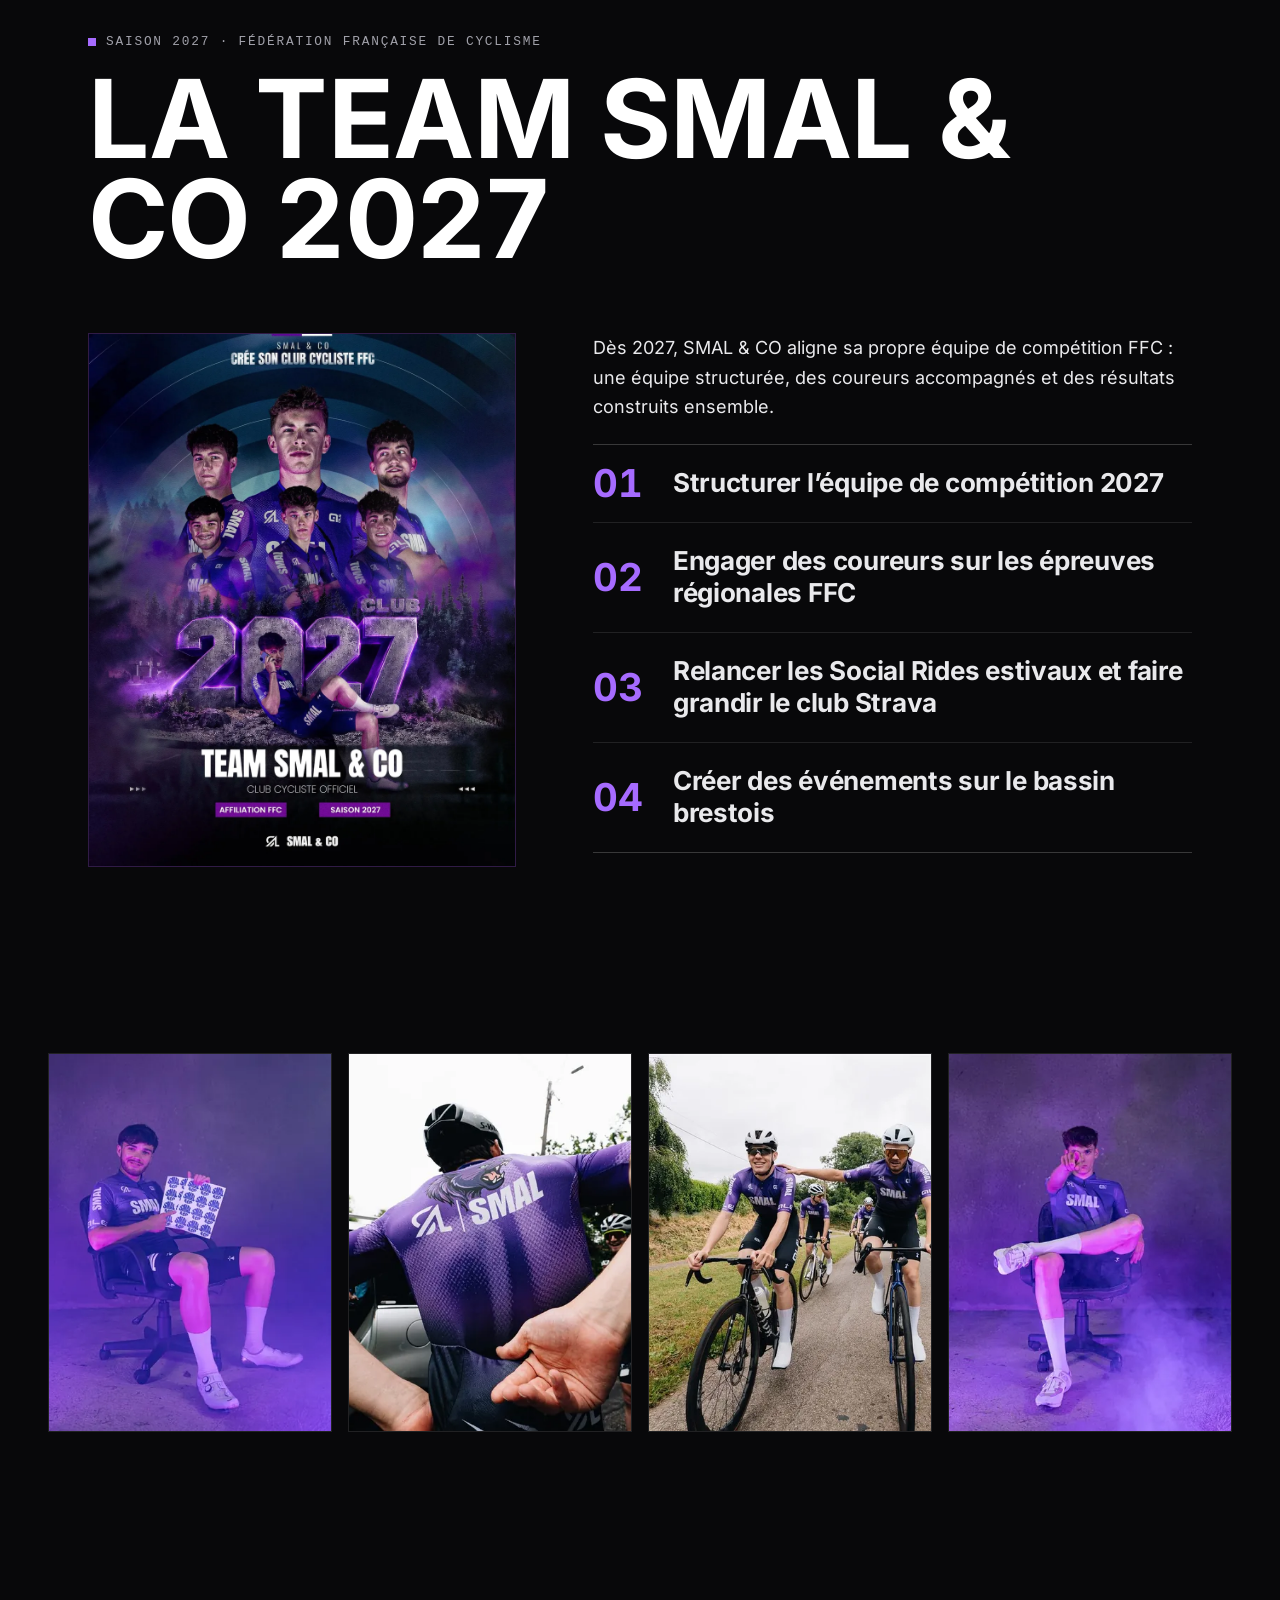
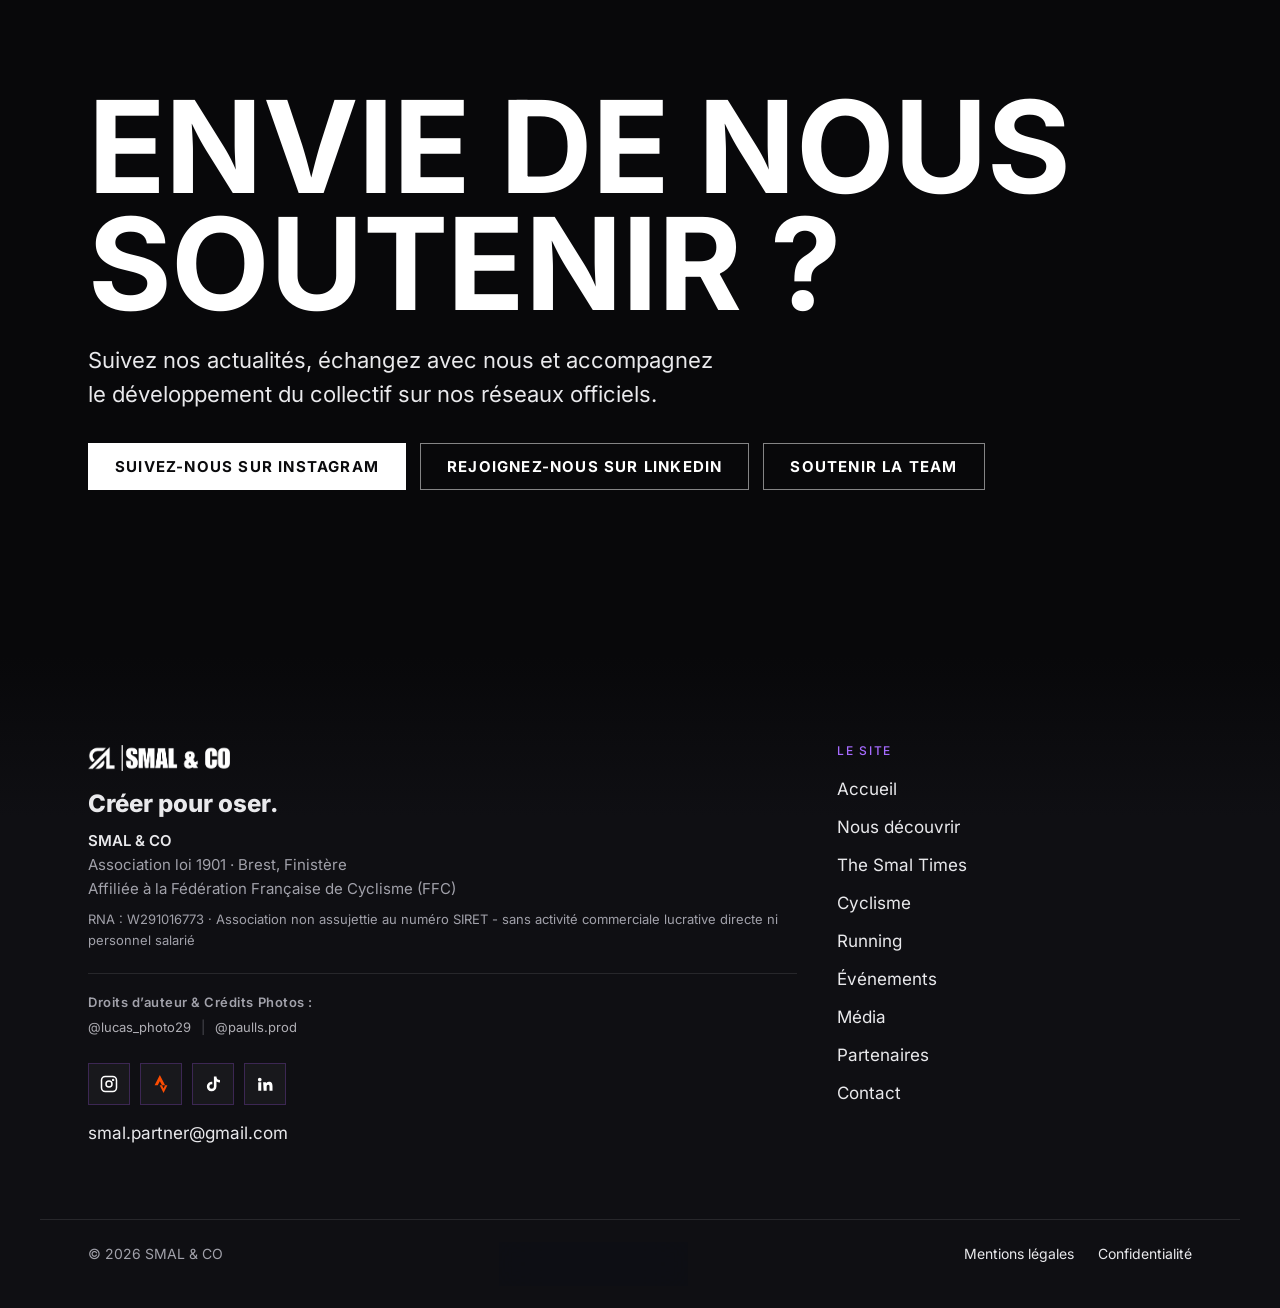
<file: cyclisme.html>
<!doctype html>
<html lang="fr">
<head>
<meta charset="utf-8">
<meta name="viewport" content="width=device-width, initial-scale=1">
<meta name="robots" content="noindex, nofollow">
<title>Cyclisme — SMAL & CO</title>
<meta name="description" content="La section cyclisme de SMAL & CO : une équipe affiliée à la FFC, des Social Rides estivaux ouverts à tous et la saison de compétition 2027.">
<meta name="theme-color" content="#111215">
<link rel="icon" href="logos/smal-mark.png" type="image/png">
<link rel="canonical" href="https://smal-co-web.netlify.app/cyclisme.html">
<meta property="og:type" content="website">
<meta property="og:locale" content="fr_FR">
<meta property="og:site_name" content="SMAL &amp; CO">
<meta property="og:title" content="Cyclisme — SMAL & CO">
<meta property="og:description" content="La section cyclisme de SMAL & CO : une équipe affiliée à la FFC, des Social Rides estivaux ouverts à tous et la saison de compétition 2027.">
<meta property="og:url" content="https://smal-co-web.netlify.app/cyclisme.html">
<meta property="og:image" content="https://smal-co-web.netlify.app/img/og-default.jpg">
<meta property="og:image:width" content="1200">
<meta property="og:image:height" content="630">
<meta name="twitter:card" content="summary_large_image">
<meta name="twitter:title" content="Cyclisme — SMAL & CO">
<meta name="twitter:description" content="La section cyclisme de SMAL & CO : une équipe affiliée à la FFC, des Social Rides estivaux ouverts à tous et la saison de compétition 2027.">
<meta name="twitter:image" content="https://smal-co-web.netlify.app/img/og-default.jpg">
<link rel="manifest" href="site.webmanifest">
<link rel="preload" href="fonts/inter-variable.woff2" as="font" type="font/woff2" crossorigin>
<link rel="stylesheet" href="assets/site.css">
<script>document.documentElement.classList.add('js')</script>
</head>
<body class="pole-cycling">
<a class="skip" href="#contenu">Aller au contenu</a>

<header class="top" data-header>
 <div class="wrap top-in">
  <a class="brand" href="/" aria-label="SMAL & CO, accueil"><img src="logos/smal-co-blanc.png" alt="SMAL & CO" width="682" height="125"></a>
  <nav id="menu" class="nav" aria-label="Navigation principale">
   <a href="/">Accueil</a>
   <a href="/qui-sommes-nous.html">Nous découvrir</a>
   <a href="/smal-times.html">The Smal Times</a>
   <div class="nav-dd">
    <button class="nav-dd-toggle active" type="button" aria-expanded="false" aria-controls="nav-poles">Nos Pôles <span class="chevron-down" aria-hidden="true">▾</span></button>
    <div class="dropdown-menu" id="nav-poles">
    <a class="dropdown-item active" aria-current="page" href="/cyclisme.html"><span class="dropdown-item-badge">PÔLE 01</span><span class="dropdown-item-title">Team SMAL &amp; CO Cycling</span></a>
    <a class="dropdown-item" href="/running.html"><span class="dropdown-item-badge">PÔLE 02</span><span class="dropdown-item-title">Team SMAL &amp; CO Running</span></a>
    </div>
   </div>
   <div class="nav-dd">
    <button class="nav-dd-toggle" type="button" aria-expanded="false" aria-controls="nav-activites">Nos activités <span class="chevron-down" aria-hidden="true">▾</span></button>
    <div class="dropdown-menu" id="nav-activites">
    <a class="dropdown-item" href="/evenements.html"><span class="dropdown-item-badge">COMMUNAUTÉ</span><span class="dropdown-item-title">Événements &amp; Social Rides</span></a>
    <a class="dropdown-item" href="/communication.html"><span class="dropdown-item-badge">STUDIO</span><span class="dropdown-item-title">Média &amp; Création de contenu</span></a>
    </div>
   </div>
   <a href="/partenaires.html">Partenaires</a>
   <a class="btn btn-small" href="/contact.html">Contact</a>
  </nav>
  <button class="burger" type="button" aria-expanded="false" aria-controls="menu" data-burger><span class="sr">Menu</span><i></i><i></i></button>
 </div>
</header>

<main id="contenu">
<section class="phead phead-photo">
 <img class="phead-bg" width="1600" height="1067" src="img/equipe-route.webp" alt="Les coureurs de SMAL & CO roulent de face sur une route bretonne, en maillot violet" style="object-position:center 70%" fetchpriority="high">
 <img class="phead-panther" src="img/da/panthere-cycling.webp" width="320" height="226" alt="" aria-hidden="true">
 <div class="wrap">
  <p class="eyebrow">Pôle 01 · Team cyclisme</p>
  <h1 class="h-xl">Cyclisme</h1>
  <p class="lead">L’équipe cycliste de compétition de SMAL & CO, affiliée à la FFC. Rigueur, esprit d’équipe et ambitions régionales et nationales.</p>
 </div>
</section>

<!-- MISSIONS -->
<section class="sec">
 <div class="wrap cols">
  <div>
   <p class="rv eyebrow" data-reveal>Nos missions</p>
   <h2 class="rv h-lg" data-reveal>L’humain d’abord, la performance ensuite.</h2>
   <dl class="rv facts" data-reveal>
    <div><dt>Affiliation</dt><dd>FFC · 16 septembre 2026</dd></div>
    <div><dt>Effectif</dt><dd>15 licenciés FFC (10 Team)</dd></div>
    <div><dt>Partenaire</dt><dd>Hobby Cycles Brest</dd></div>
   </dl>
  </div>
  <div class="rv prose" data-reveal>
   <p>L’humain d’abord : rouler ensemble, progresser ensemble, puis performer.</p>
   <p>Nos coureurs sont accompagnés : nutrition Overstim.s, mécanique, photo et vidéo de chaque course.</p>
  </div>
 </div>
</section>

<section class="sec numbers">
 <div class="wrap nums">
  <div class="rv num" data-reveal><strong><span data-count="10">10</span></strong><span>membres de la Team, sur 15 licenciés FFC</span></div>
  <div class="rv num" data-reveal style="--d:80ms"><strong><span data-count="11">11</span></strong><span>Social Rides estivaux organisés au départ d’Hobby Cycles</span></div>
  <div class="rv num" data-reveal style="--d:160ms"><strong><span data-count="50">50</span></strong><span>participants en moyenne par sortie, jusqu’à 70</span></div>
  <div class="rv num" data-reveal style="--d:240ms"><strong>+<span data-count="100">100</span></strong><span>participants à notre 1<sup>re</sup> édition SMAL & CO CYCLO</span></div>
 </div>
</section>

<!-- ÉTAPE DU TOUR : un jalon de préparation -->
<section class="sec sec-tight">
 <div class="wrap">
  <p class="rv eyebrow" data-reveal>19 juillet 2026 · Alpe d’Huez</p>
  <h2 class="rv h-lg" data-reveal>L’Étape du Tour, un premier jalon</h2>
  <p class="rv lead" data-reveal>Un test grandeur nature avant la compétition : les sept pionniers au départ, direction l’Alpe d’Huez.</p>
  <div class="rv event-gallery" data-reveal style="margin-top:clamp(28px,4vw,48px)">
   <img width="800" height="532" src="img/IMG_6418.webp" alt="Les coureurs SMAL & CO dans l’ascension, face aux sommets alpins" loading="lazy" decoding="async">
   <img width="800" height="533" src="img/IMG_6404.webp" alt="Un coureur SMAL & CO en maillot violet négocie un virage en montée" loading="lazy" decoding="async">
   <img width="800" height="600" src="img/IMG_7129.webp" alt="Drapeaux breton et SMAL & CO au balcon du chalet de l’équipe" loading="lazy" decoding="async">
  </div>
 </div>
</section>

<!-- TEAM 2027 FFC -->
<section class="sec sec-alt" id="team-2027">
 <div class="wrap">
  <p class="rv eyebrow" data-reveal>Saison 2027 · Fédération Française de Cyclisme</p>
  <h2 class="rv h-xl" data-reveal>La Team SMAL & CO 2027</h2>
  <div class="cols" style="margin-top:clamp(32px,5vw,64px)">
   <div>
    <img class="rv team-poster" data-reveal width="1000" height="1250" src="img/affiche-team-2027-ffc.webp" alt="Affiche officielle Team 2027 FFC - SMAL & CO" loading="lazy" decoding="async">
   </div>
   <div>
    <div class="rv prose" data-reveal>
     <p>Dès 2027, SMAL & CO aligne sa propre équipe de compétition FFC : une équipe structurée, des coureurs accompagnés et des résultats construits ensemble.</p>
    </div>
    <ul class="rv goals" data-reveal>
     <li>Structurer l’équipe de compétition 2027</li>
     <li>Engager des coureurs sur les épreuves régionales FFC</li>
     <li>Relancer les Social Rides estivaux et faire grandir le club Strava</li>
     <li>Créer des événements sur le bassin brestois</li>
    </ul>
   </div>
  </div>
 </div>
</section>

<section class="cyclisme-bottom-gallery">
 <img width="800" height="533" src="img/shooting-chaise.webp" alt="Shooting maillot SMAL" class="bottom-gallery-img" loading="lazy" decoding="async">
 <img width="800" height="533" src="img/cyclo-dos.webp" alt="Cycliste de dos maillot SMAL" class="bottom-gallery-img" loading="lazy" decoding="async">
 <img width="800" height="533" src="img/maillot2.webp" alt="Deux cyclistes sur la route" class="bottom-gallery-img" loading="lazy" decoding="async">
 <img width="800" height="533" src="img/shooting-jambes-croisees.webp" alt="Pose avec le maillot SMAL" class="bottom-gallery-img" loading="lazy" decoding="async">
</section>

<section class="cta-final">
 <div class="wrap">
  <h2 class="rv h-xl" data-reveal>Envie de nous soutenir ?</h2>
  <p class="rv lead" data-reveal>Suivez nos actualités, échangez avec nous et accompagnez le développement du collectif sur nos réseaux officiels.</p>
  <div class="rv cta-row" data-reveal><a class="btn" href="https://www.instagram.com/smal__co" target="_blank" rel="noopener noreferrer">Suivez-nous sur Instagram</a><a class="btn btn-ghost" href="https://www.linkedin.com/in/smal-co-a187363a7" target="_blank" rel="noopener noreferrer">Rejoignez-nous sur LinkedIn</a><a class="btn btn-ghost" href="/partenaires.html#sponsor-titre">Soutenir la Team</a></div>
 </div>
</section>
</main>

<footer class="foot">
 <div class="wrap foot-in">
  <div>
   <img class="foot-logo" src="logos/smal-co-blanc.png" alt="SMAL & CO" width="682" height="125" loading="lazy" decoding="async">
   <p class="foot-sig">Créer pour oser.</p>
   <div class="footer-legal-info">
    <p class="association-name">SMAL &amp; CO</p>
    <p>Association loi 1901 · Brest, Finistère</p>
    <p>Affiliée à la Fédération Française de Cyclisme (FFC)</p>
    <p class="legal-registration">RNA : W291016773 · Association non assujettie au numéro SIRET - sans activité commerciale lucrative directe ni personnel salarié</p>
   </div>
   <div class="footer-copyright-section">
    <span class="copyright-title">Droits d’auteur &amp; Crédits Photos :</span>
    <div class="copyright-links">
     <a href="https://instagram.com/lucas_photo29" target="_blank" rel="noopener noreferrer" class="insta-credit">@lucas_photo29</a>
     <span class="separator" aria-hidden="true">|</span>
     <a href="https://instagram.com/paulls.prod" target="_blank" rel="noopener noreferrer" class="insta-credit">@paulls.prod</a>
    </div>
   </div>
   <div class="soc-row"><a class="soc-ico soc-ig" href="https://www.instagram.com/smal__co/" target="_blank" rel="noopener noreferrer" aria-label="Instagram" data-tip="Instagram"><svg viewBox="0 0 24 24" width="18" height="18" fill="none" stroke="currentColor" stroke-width="2" stroke-linecap="round" stroke-linejoin="round" aria-hidden="true"><rect x="2" y="2" width="20" height="20" rx="5"/><circle cx="12" cy="12" r="4"/><circle cx="17.5" cy="6.5" r=".6" fill="currentColor"/></svg></a><a class="soc-ico soc-st" href="https://www.strava.com/clubs/smal__co" target="_blank" rel="noopener noreferrer" aria-label="Strava" data-tip="Strava"><svg viewBox="0 0 24 24" width="18" height="18" fill="currentColor" aria-hidden="true"><path d="M15.39 17.94l-2.09-4.12h-3.07L15.39 24l5.15-10.18h-3.07m-7-5.6l2.84 5.6h4.17L10.46 0l-7 13.82h4.17"/></svg></a><a class="soc-ico soc-tt" href="https://www.tiktok.com/@smal__co" target="_blank" rel="noopener noreferrer" aria-label="TikTok" data-tip="TikTok"><svg viewBox="0 0 24 24" width="18" height="18" fill="currentColor" aria-hidden="true"><path d="M16.6 2h-3.4v13.4a3 3 0 1 1-3-3c.3 0 .6 0 .9.1V9a6.4 6.4 0 1 0 5.5 6.4V8.6a8 8 0 0 0 4.7 1.5V6.7a4.7 4.7 0 0 1-4.7-4.7z"/></svg></a><a class="soc-ico soc-li" href="https://www.linkedin.com/in/smal-co-a187363a7" target="_blank" rel="noopener noreferrer" aria-label="LinkedIn" data-tip="LinkedIn"><svg viewBox="0 0 24 24" width="18" height="18" fill="currentColor" aria-hidden="true"><path d="M4.98 3.5a2.5 2.5 0 1 1 0 5 2.5 2.5 0 0 1 0-5zM3 9.5h4V21H3zM9.5 9.5h3.8v1.6h.1c.5-1 1.8-2 3.8-2 4 0 4.8 2.6 4.8 6V21h-4v-5.2c0-1.3 0-2.9-1.8-2.9s-2 1.4-2 2.8V21h-4z"/></svg></a></div>
   <p><a href="/contact.html" data-u="smal.partner" data-d="gmail.com">smal.partner [arobase] gmail.com</a></p>
  </div>
  <nav aria-label="Pied de page">
   <h2 class="foot-h">Le site</h2>
   <ul><li><a href="/">Accueil</a></li><li><a href="/qui-sommes-nous.html">Nous découvrir</a></li><li><a href="/smal-times.html">The Smal Times</a></li><li><a href="/cyclisme.html">Cyclisme</a></li><li><a href="/running.html">Running</a></li><li><a href="/evenements.html">Événements</a></li><li><a href="/communication.html">Média</a></li><li><a href="/partenaires.html">Partenaires</a></li><li><a href="/contact.html">Contact</a></li></ul>
  </nav>
 </div>
 <div class="wrap foot-bar"><span>© 2026 SMAL & CO</span><div class="sec-glass" data-sec><button class="sec-chip" type="button" aria-expanded="false" aria-controls="sec-panel"><svg class="sec-shield" viewBox="0 0 28 30" aria-hidden="true"><defs><linearGradient id="secG1" x1="0" y1="0" x2="1" y2="1"><stop offset="0" stop-color="#6b7280"/><stop offset=".45" stop-color="#262930"/><stop offset="1" stop-color="#0b0c0f"/></linearGradient><linearGradient id="secG2" x1="0" y1="0" x2="0" y2="1"><stop offset="0" stop-color="#34d399"/><stop offset="1" stop-color="#065f46"/></linearGradient><linearGradient id="secG3" x1="0" y1="0" x2="0" y2="1"><stop offset="0" stop-color="#fff" stop-opacity=".5"/><stop offset="1" stop-color="#fff" stop-opacity="0"/></linearGradient></defs><path d="M14 1l12 4.5v8.2c0 7.3-5 12.9-12 15.3C7 26.6 2 21 2 13.7V5.5z" fill="url(#secG1)" stroke="rgba(255,255,255,.35)" stroke-width=".8"/><path d="M14 4.6l8.8 3.3v6c0 5.4-3.6 9.6-8.8 11.5-5.2-1.9-8.8-6.1-8.8-11.5v-6z" fill="url(#secG2)"/><path d="M14 4.6l8.8 3.3v3.4C18 9.6 10 9.6 5.2 11.3V7.9z" fill="url(#secG3)"/><path d="M10 14.6l2.9 2.9 5.4-5.6" fill="none" stroke="#fff" stroke-width="2.2" stroke-linecap="round" stroke-linejoin="round"/></svg><span class="sec-chip-txt"><span data-sec-label>Site protégé</span><small>Audit quotidien</small></span><span class="sec-dot" aria-hidden="true"></span></button><div class="sec-panel" id="sec-panel" role="dialog" aria-label="Transparence sécurité" hidden><p class="sec-panel-h" data-sec-title>Site protégé &amp; vérifié</p><p class="sec-panel-date" data-sec-date>Chargement du dernier contrôle…</p><ul class="sec-panel-list" data-sec-list></ul><a href="https://github.com/Maattyeux/smal-co-site/actions/workflows/securite.yml" target="_blank" rel="noopener noreferrer">Vérifier l’historique des contrôles</a></div></div><span class="foot-legal"><a href="/mentions-legales.html">Mentions légales</a><a href="/confidentialite.html">Confidentialité</a></span></div>
</footer>

<script src="assets/site.js" defer></script>
</body>
</html>
</file>
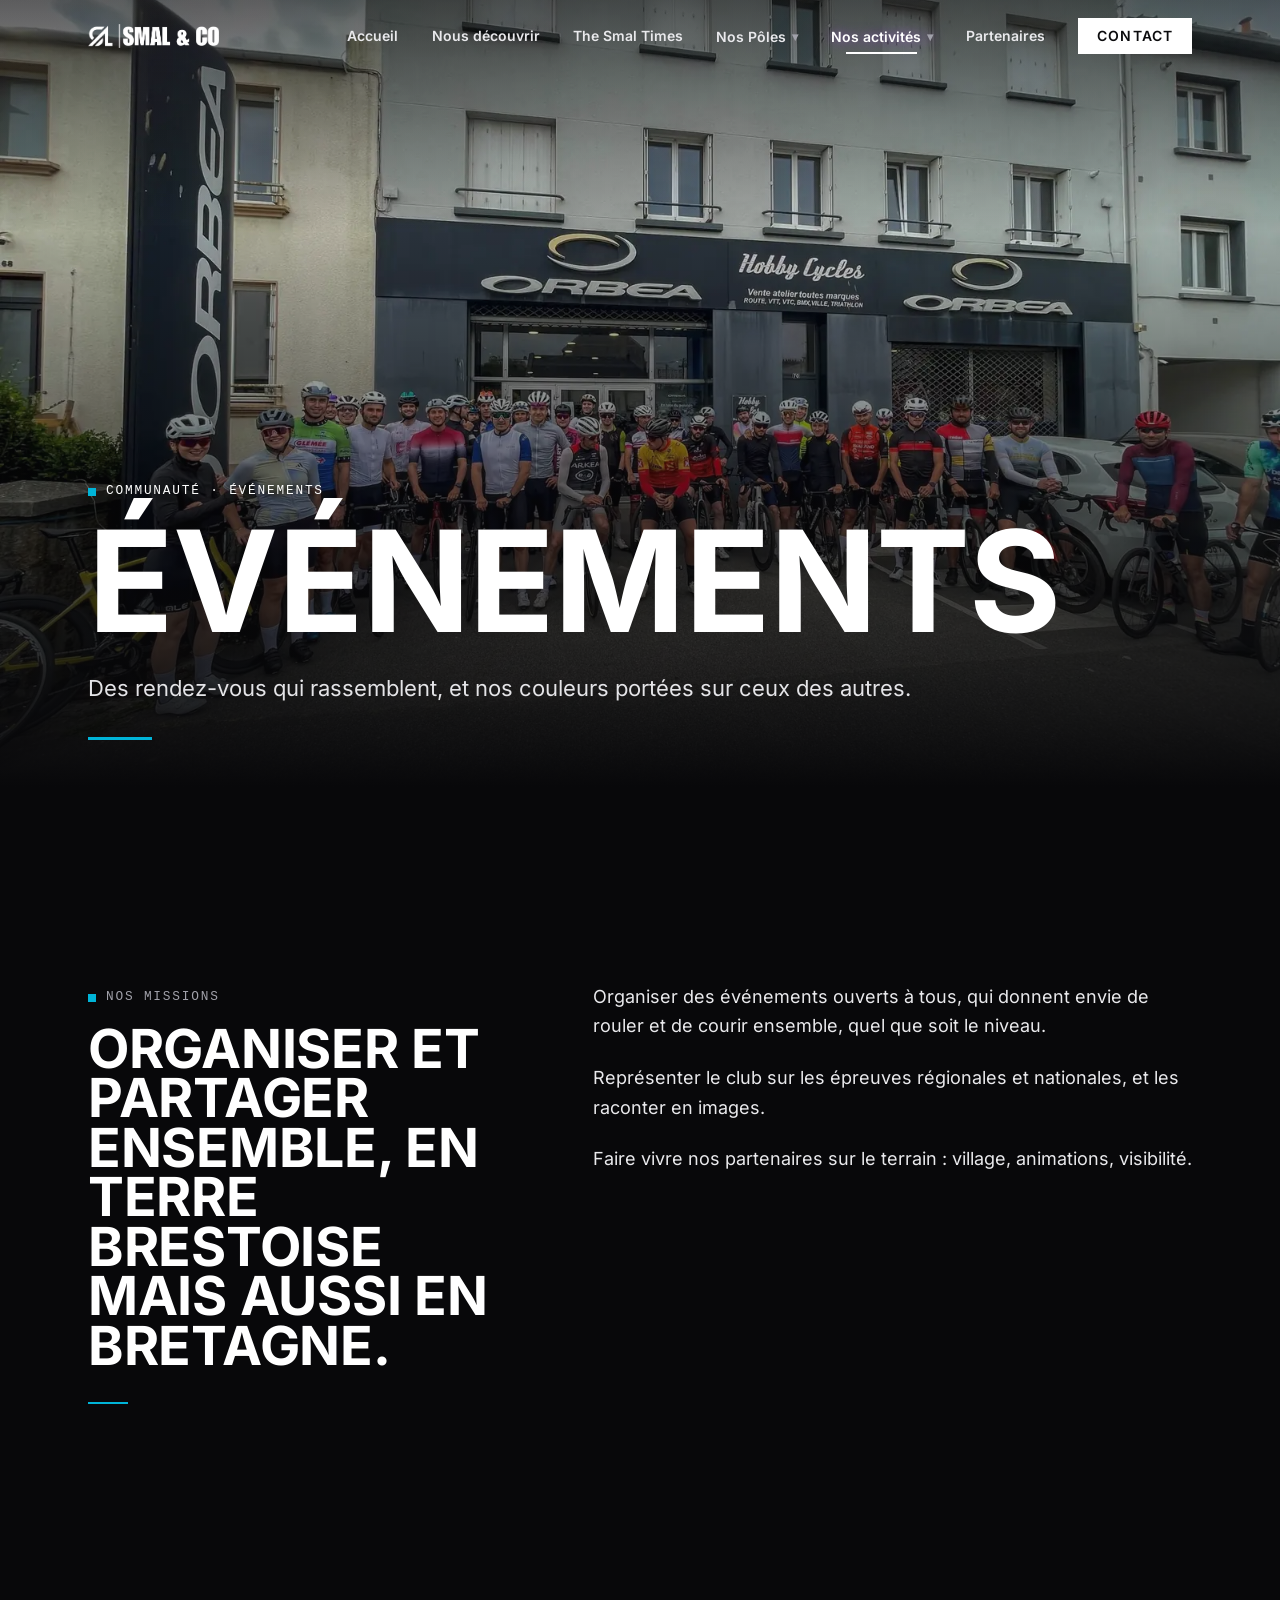
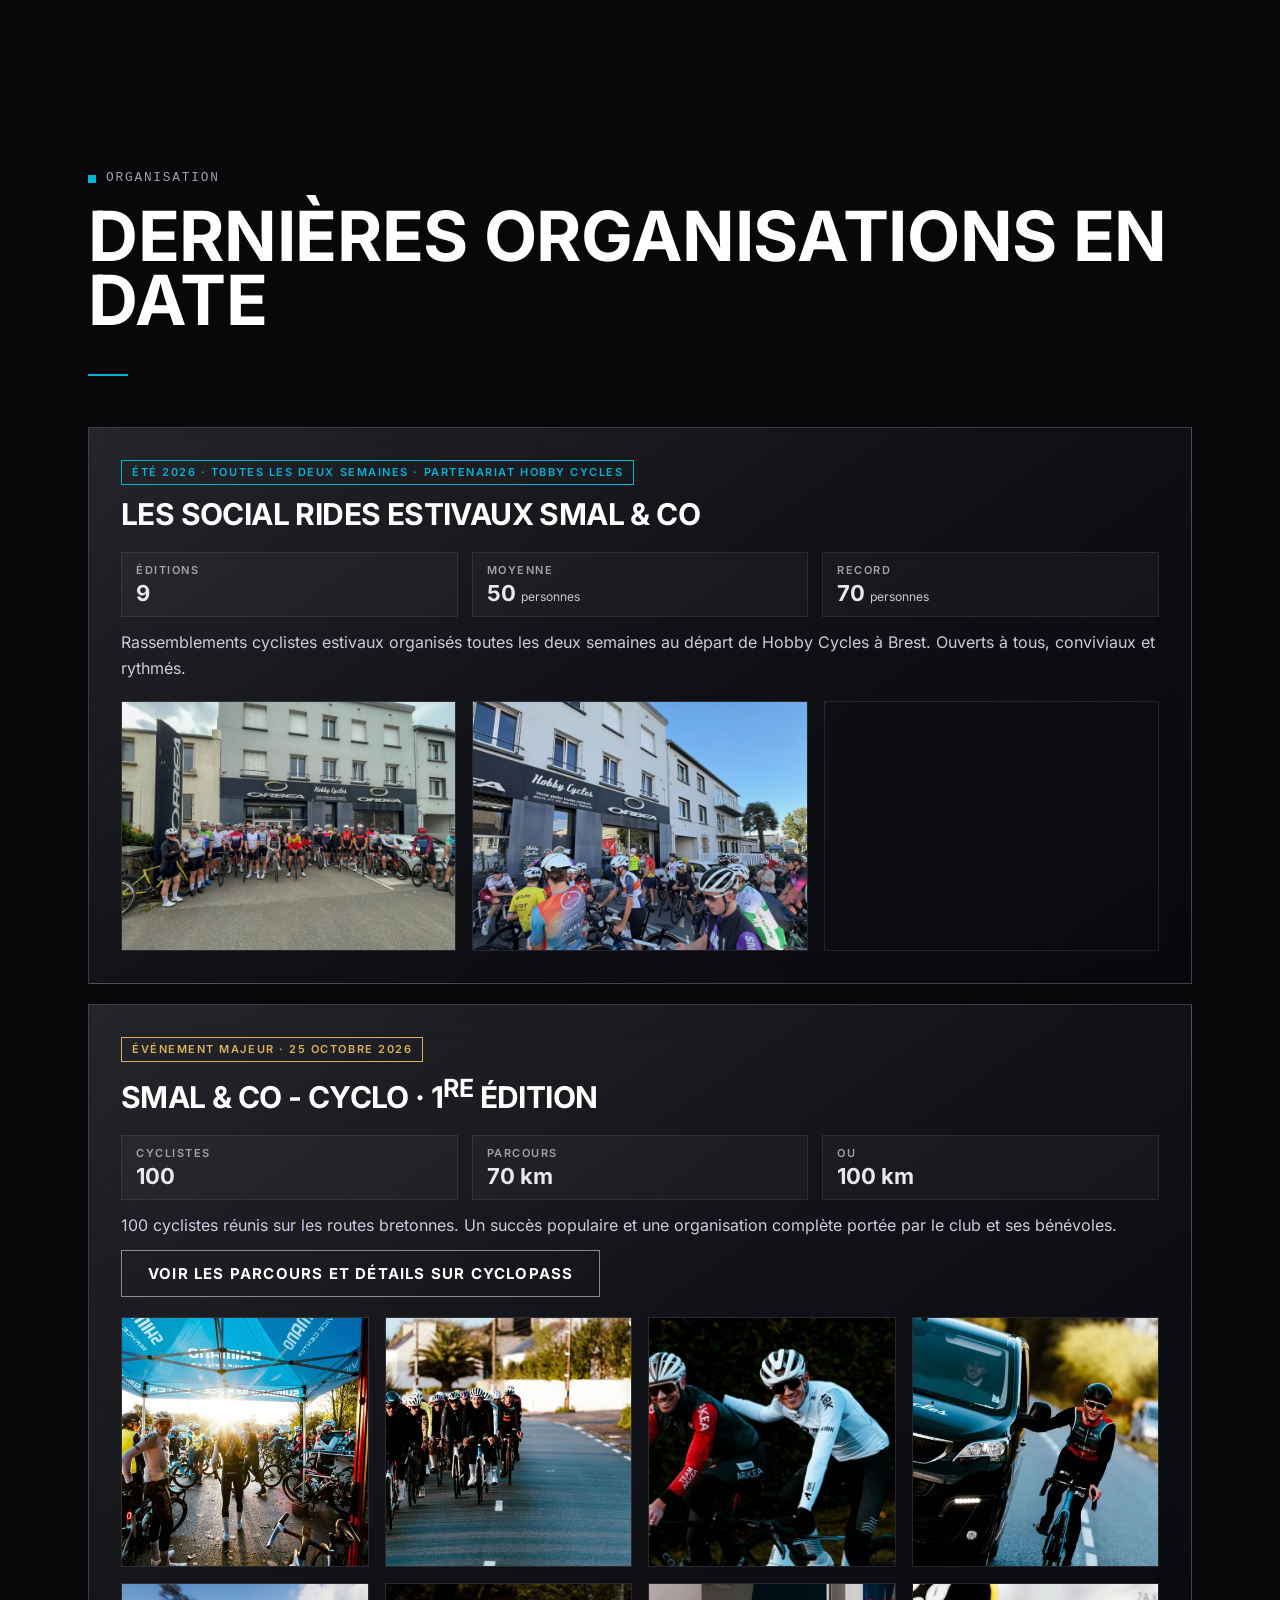
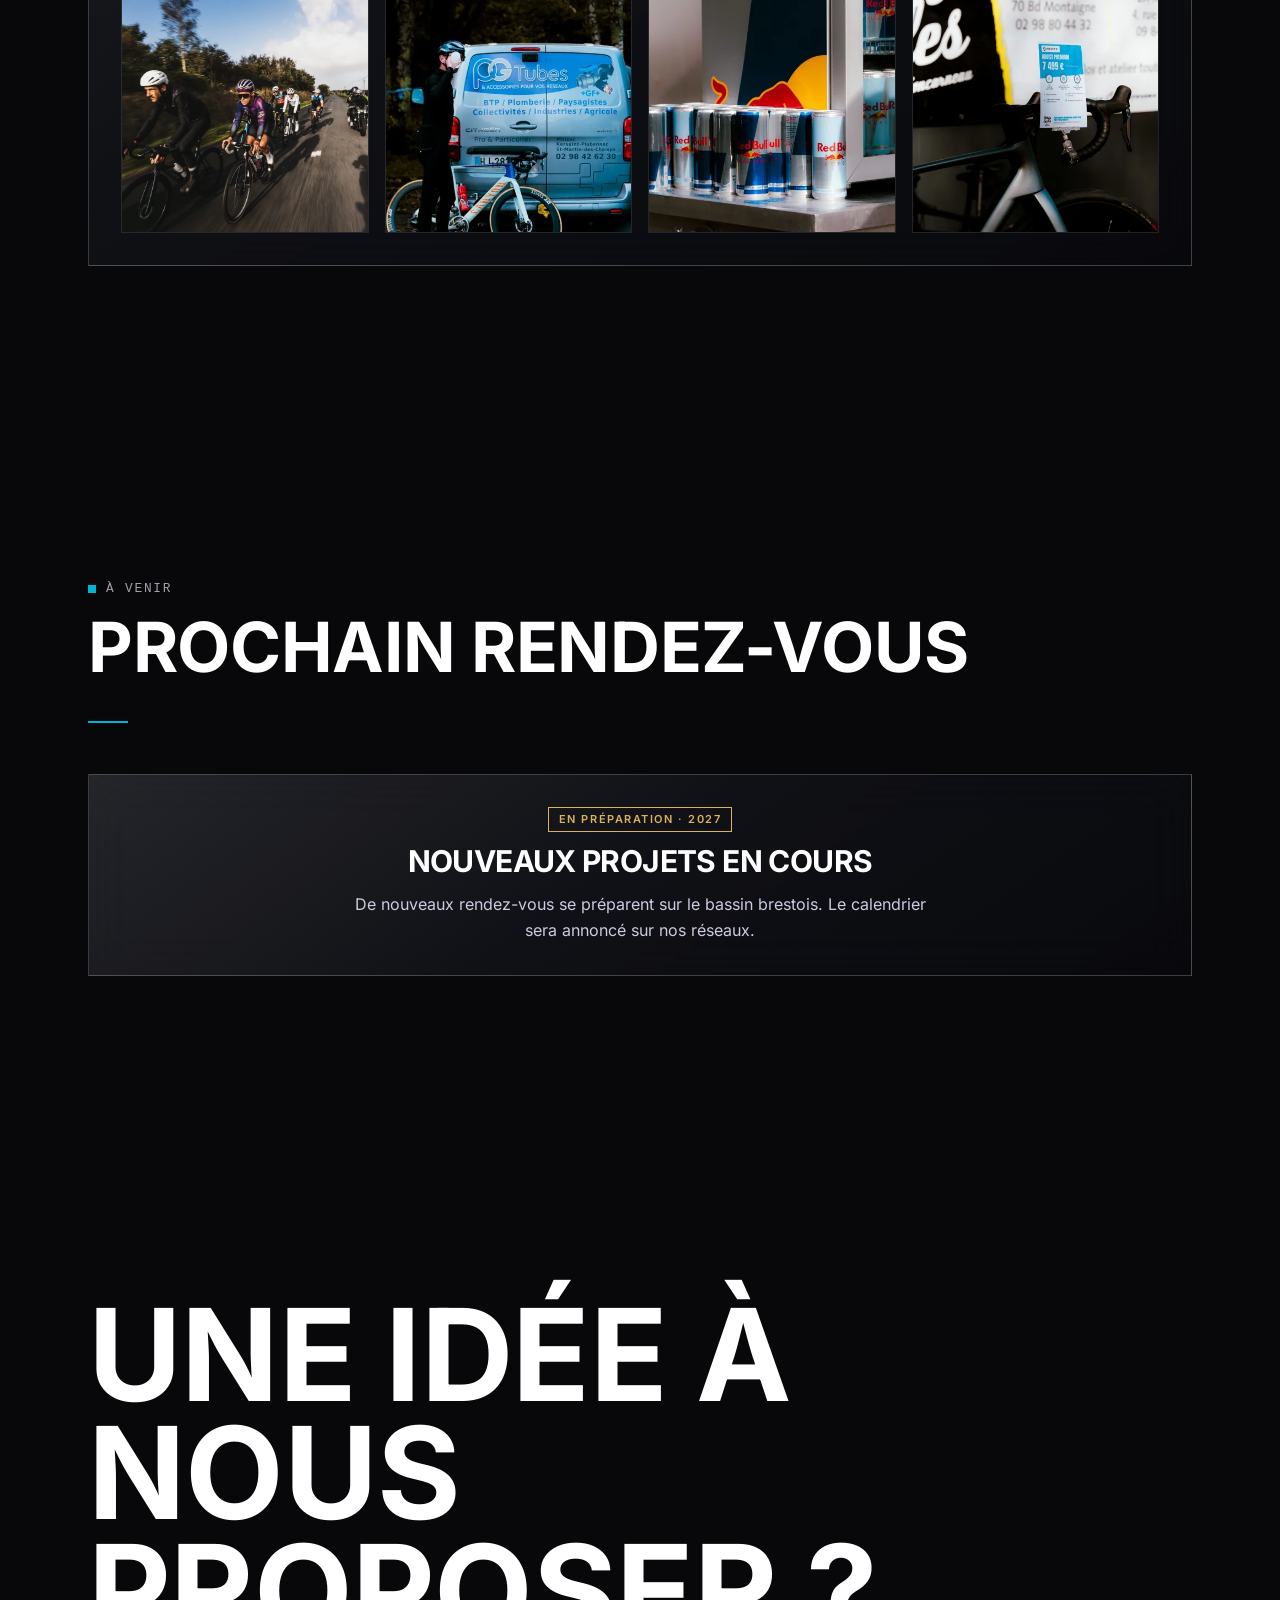
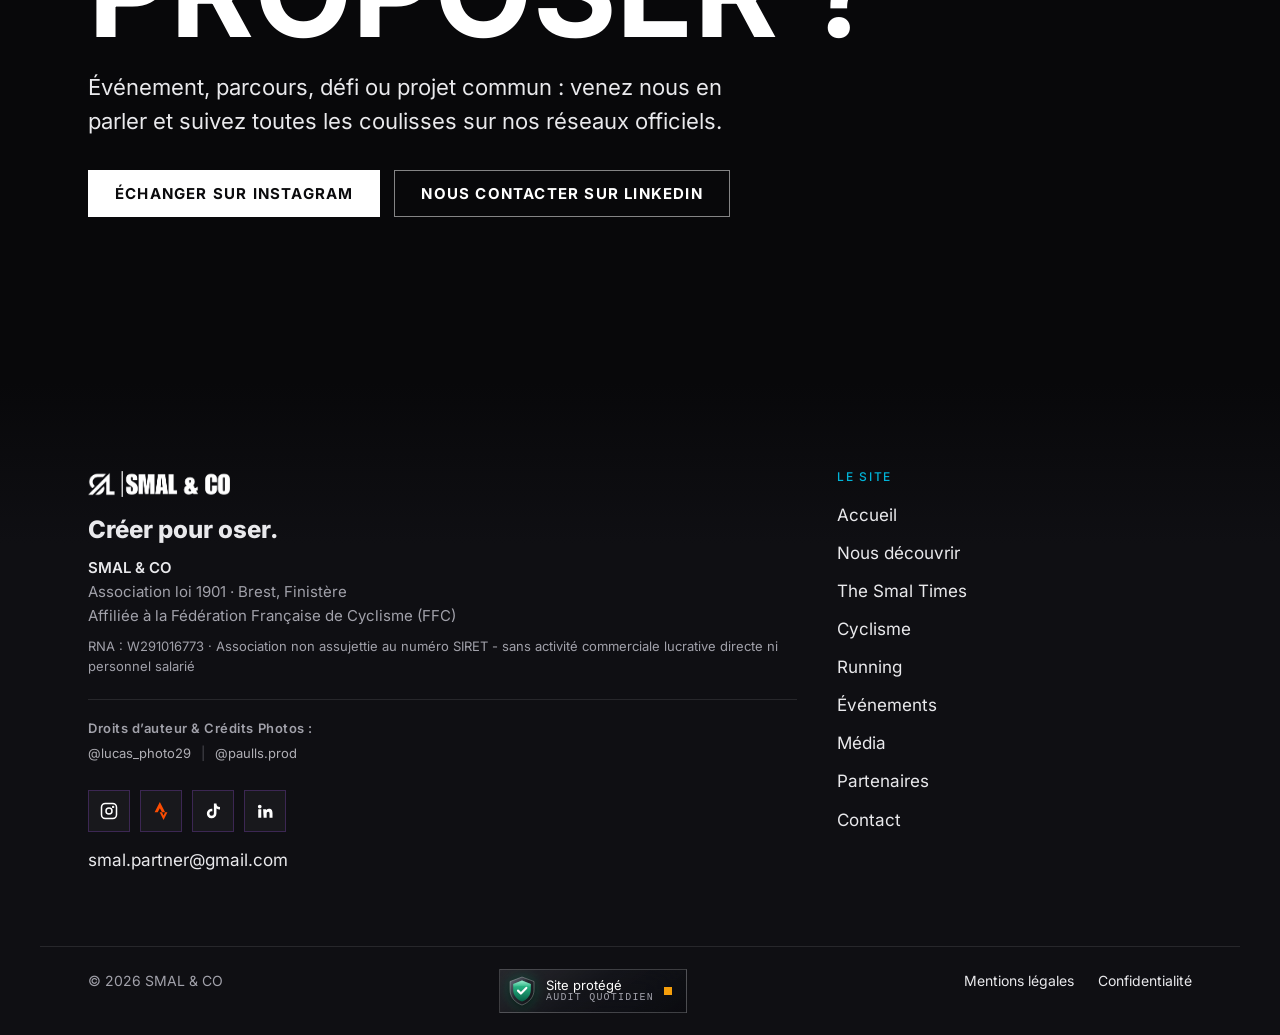
<file: evenements.html>
<!doctype html>
<html lang="fr">
<head>
<meta charset="utf-8">
<meta name="viewport" content="width=device-width, initial-scale=1">
<meta name="robots" content="noindex, nofollow">
<title>Événements — SMAL & CO</title>
<meta name="description" content="Les événements organisés et couverts par SMAL & CO : Social Rides estivaux, rando cyclosportive et nouveaux projets sportifs et médiatiques à Brest.">
<meta name="theme-color" content="#111215">
<link rel="icon" href="logos/smal-mark.png" type="image/png">
<link rel="canonical" href="https://smal-co-web.netlify.app/evenements.html">
<meta property="og:type" content="website">
<meta property="og:locale" content="fr_FR">
<meta property="og:site_name" content="SMAL &amp; CO">
<meta property="og:title" content="Événements — SMAL & CO">
<meta property="og:description" content="Les événements organisés et couverts par SMAL & CO : Social Rides estivaux, rando cyclosportive et nouveaux projets sportifs et médiatiques à Brest.">
<meta property="og:url" content="https://smal-co-web.netlify.app/evenements.html">
<meta property="og:image" content="https://smal-co-web.netlify.app/img/og-default.jpg">
<meta property="og:image:width" content="1200">
<meta property="og:image:height" content="630">
<meta name="twitter:card" content="summary_large_image">
<meta name="twitter:title" content="Événements — SMAL & CO">
<meta name="twitter:description" content="Les événements organisés et couverts par SMAL & CO : Social Rides estivaux, rando cyclosportive et nouveaux projets sportifs et médiatiques à Brest.">
<meta name="twitter:image" content="https://smal-co-web.netlify.app/img/og-default.jpg">
<link rel="manifest" href="site.webmanifest">
<link rel="preload" href="fonts/inter-variable.woff2" as="font" type="font/woff2" crossorigin>
<link rel="stylesheet" href="assets/site.css">
<script>document.documentElement.classList.add('js')</script>
</head>
<body class="pole-events">
<a class="skip" href="#contenu">Aller au contenu</a>

<header class="top" data-header>
 <div class="wrap top-in">
  <a class="brand" href="/" aria-label="SMAL & CO, accueil"><img src="logos/smal-co-blanc.png" alt="SMAL & CO" width="682" height="125"></a>
  <nav id="menu" class="nav" aria-label="Navigation principale">
   <a href="/">Accueil</a>
   <a href="/qui-sommes-nous.html">Nous découvrir</a>
   <a href="/smal-times.html">The Smal Times</a>
   <div class="nav-dd">
    <button class="nav-dd-toggle" type="button" aria-expanded="false" aria-controls="nav-poles">Nos Pôles <span class="chevron-down" aria-hidden="true">▾</span></button>
    <div class="dropdown-menu" id="nav-poles">
    <a class="dropdown-item" href="/cyclisme.html"><span class="dropdown-item-badge">PÔLE 01</span><span class="dropdown-item-title">Team SMAL &amp; CO Cycling</span></a>
    <a class="dropdown-item" href="/running.html"><span class="dropdown-item-badge">PÔLE 02</span><span class="dropdown-item-title">Team SMAL &amp; CO Running</span></a>
    </div>
   </div>
   <div class="nav-dd">
    <button class="nav-dd-toggle active" type="button" aria-expanded="false" aria-controls="nav-activites">Nos activités <span class="chevron-down" aria-hidden="true">▾</span></button>
    <div class="dropdown-menu" id="nav-activites">
    <a class="dropdown-item active" aria-current="page" href="/evenements.html"><span class="dropdown-item-badge">COMMUNAUTÉ</span><span class="dropdown-item-title">Événements &amp; Social Rides</span></a>
    <a class="dropdown-item" href="/communication.html"><span class="dropdown-item-badge">STUDIO</span><span class="dropdown-item-title">Média &amp; Création de contenu</span></a>
    </div>
   </div>
   <a href="/partenaires.html">Partenaires</a>
   <a class="btn btn-small" href="/contact.html">Contact</a>
  </nav>
  <button class="burger" type="button" aria-expanded="false" aria-controls="menu" data-burger><span class="sr">Menu</span><i></i><i></i></button>
 </div>
</header>

<main id="contenu">
<section class="phead phead-photo">
 <img class="phead-bg" width="1600" height="1200" src="img/socialride.webp" alt="Le groupe du social ride devant Hobby Cycles" style="object-position:center 55%" fetchpriority="high">
 <img class="phead-panther" src="img/da/panthere-evenements.webp" width="320" height="226" alt="" aria-hidden="true">
 <div class="wrap">
  <p class="eyebrow">Communauté · Événements</p>
  <h1 class="h-xl">Événements</h1>
  <p class="lead">Des rendez-vous qui rassemblent, et nos couleurs portées sur ceux des autres.</p>
 </div>
</section>

<section class="sec">
 <div class="wrap cols">
  <div>
   <p class="rv eyebrow" data-reveal>Nos missions</p>
   <h2 class="rv h-lg" data-reveal>Organiser et partager ensemble, en terre brestoise mais aussi en Bretagne.</h2>
  </div>
  <div class="rv prose" data-reveal>
   <p>Organiser des événements ouverts à tous, qui donnent envie de rouler et de courir ensemble, quel que soit le niveau.</p>
   <p>Représenter le club sur les épreuves régionales et nationales, et les raconter en images.</p>
   <p>Faire vivre nos partenaires sur le terrain : village, animations, visibilité.</p>
  </div>
 </div>
</section>

<section class="sec sec-alt">
 <div class="wrap">
  <p class="rv eyebrow" data-reveal>Organisation</p>
  <h2 class="rv h-lg" data-reveal>Dernières organisations en date</h2>
  <div class="events events-stack">
   <article class="rv event" data-reveal>
    <span class="tag">Été 2026 · Toutes les deux semaines · Partenariat Hobby Cycles</span>
    <h3 class="h-md">Les Social Rides estivaux SMAL & CO</h3>
    <dl class="dl-3">
     <div><dt>Éditions</dt><dd>9</dd></div>
     <div><dt>Moyenne</dt><dd>50 <small>personnes</small></dd></div>
     <div><dt>Record</dt><dd>70 <small>personnes</small></dd></div>
    </dl>
    <p>Rassemblements cyclistes estivaux organisés toutes les deux semaines au départ de Hobby Cycles à Brest. Ouverts à tous, conviviaux et rythmés.</p>
    <div class="event-gallery">
     <img width="1600" height="1200" src="img/socialride.webp" alt="Le peloton du social ride rassemblé devant Hobby Cycles" class="gallery-img" loading="lazy" decoding="async">
     <img width="800" height="1066" src="img/IMG_7240.webp" alt="Rassemblement des cyclistes devant Hobby Cycles" class="gallery-img" loading="lazy" decoding="async">
     <video src="video/IMG_7243.mp4" autoplay loop muted playsinline class="gallery-img"></video>
    </div>
   </article>
   <article class="rv event" data-reveal style="--d:80ms">
    <span class="tag gold">Événement majeur · 25 octobre 2026</span>
    <h3 class="h-md">SMAL & CO - CYCLO · 1<sup>re</sup> édition</h3>
    <dl class="dl-3">
     <div><dt>Cyclistes</dt><dd>100</dd></div>
     <div><dt>Parcours</dt><dd>70 km</dd></div>
     <div><dt>Ou</dt><dd>100 km</dd></div>
    </dl>
    <p>100 cyclistes réunis sur les routes bretonnes. Un succès populaire et une organisation complète portée par le club et ses bénévoles.</p>
    <a class="btn btn-ghost" href="https://www.cyclopass.fr/events/smal-co-cyclo-2026" target="_blank" rel="noopener noreferrer">Voir les parcours et détails sur CycloPass</a>
    <div class="event-gallery">
     <img width="800" height="450" src="img/LBL04756.webp" alt="Départ sous l’arche SMAL & CO Cyclo" class="gallery-img" loading="lazy" decoding="async">
     <img width="800" height="450" src="img/LBL04855.webp" alt="Peloton de cyclistes sur la route" class="gallery-img" loading="lazy" decoding="async">
     <img width="800" height="516" src="img/LBL04945.webp" alt="Coureur cycliste en plein effort" class="gallery-img" loading="lazy" decoding="async">
     <img width="800" height="450" src="img/LBL04953.webp" alt="Voiture suiveuse et logistique course" class="gallery-img" loading="lazy" decoding="async">
     <img width="800" height="1421" src="img/LBL05416.webp" alt="Cyclistes sur les routes bretonnes" class="gallery-img" loading="lazy" decoding="async">
     <img width="800" height="450" src="img/LBL05770.webp" alt="Bénévoles et logistique de l’événement" class="gallery-img" loading="lazy" decoding="async">
     <img width="800" height="450" src="img/LBL05808.webp" alt="Ravitaillement de la course" class="gallery-img" loading="lazy" decoding="async">
     <img width="800" height="450" src="img/LBL05802.webp" alt="Vélo garé devant le panneau partenaire" class="gallery-img" loading="lazy" decoding="async">
    </div>
   </article>
  </div>
 </div>
</section>

<section class="sec">
 <div class="wrap">
  <p class="rv eyebrow" data-reveal>À venir</p>
  <h2 class="rv h-lg" data-reveal>Prochain rendez-vous</h2>
  <div class="events events-2">
   <article class="rv event event-feature event-center" data-reveal>
    <span class="tag gold">En préparation · 2027</span>
    <h3 class="h-md">Nouveaux projets en cours</h3>
    <p>De nouveaux rendez-vous se préparent sur le bassin brestois. Le calendrier sera annoncé sur nos réseaux.</p>
   </article>
  </div>
 </div>
</section>

<section class="cta-final">
 <div class="wrap">
  <h2 class="rv h-xl" data-reveal>Une idée à nous proposer ?</h2>
  <p class="rv lead" data-reveal>Événement, parcours, défi ou projet commun : venez nous en parler et suivez toutes les coulisses sur nos réseaux officiels.</p>
  <div class="rv cta-row" data-reveal><a class="btn" href="https://www.instagram.com/smal__co" target="_blank" rel="noopener noreferrer">Échanger sur Instagram</a><a class="btn btn-ghost" href="https://www.linkedin.com/in/smal-co-a187363a7" target="_blank" rel="noopener noreferrer">Nous contacter sur LinkedIn</a></div>
 </div>
</section>
</main>

<footer class="foot">
 <div class="wrap foot-in">
  <div>
   <img class="foot-logo" src="logos/smal-co-blanc.png" alt="SMAL & CO" width="682" height="125" loading="lazy" decoding="async">
   <p class="foot-sig">Créer pour oser.</p>
   <div class="footer-legal-info">
    <p class="association-name">SMAL &amp; CO</p>
    <p>Association loi 1901 · Brest, Finistère</p>
    <p>Affiliée à la Fédération Française de Cyclisme (FFC)</p>
    <p class="legal-registration">RNA : W291016773 · Association non assujettie au numéro SIRET - sans activité commerciale lucrative directe ni personnel salarié</p>
   </div>
   <div class="footer-copyright-section">
    <span class="copyright-title">Droits d’auteur &amp; Crédits Photos :</span>
    <div class="copyright-links">
     <a href="https://instagram.com/lucas_photo29" target="_blank" rel="noopener noreferrer" class="insta-credit">@lucas_photo29</a>
     <span class="separator" aria-hidden="true">|</span>
     <a href="https://instagram.com/paulls.prod" target="_blank" rel="noopener noreferrer" class="insta-credit">@paulls.prod</a>
    </div>
   </div>
   <div class="soc-row"><a class="soc-ico soc-ig" href="https://www.instagram.com/smal__co/" target="_blank" rel="noopener noreferrer" aria-label="Instagram" data-tip="Instagram"><svg viewBox="0 0 24 24" width="18" height="18" fill="none" stroke="currentColor" stroke-width="2" stroke-linecap="round" stroke-linejoin="round" aria-hidden="true"><rect x="2" y="2" width="20" height="20" rx="5"/><circle cx="12" cy="12" r="4"/><circle cx="17.5" cy="6.5" r=".6" fill="currentColor"/></svg></a><a class="soc-ico soc-st" href="https://www.strava.com/clubs/smal__co" target="_blank" rel="noopener noreferrer" aria-label="Strava" data-tip="Strava"><svg viewBox="0 0 24 24" width="18" height="18" fill="currentColor" aria-hidden="true"><path d="M15.39 17.94l-2.09-4.12h-3.07L15.39 24l5.15-10.18h-3.07m-7-5.6l2.84 5.6h4.17L10.46 0l-7 13.82h4.17"/></svg></a><a class="soc-ico soc-tt" href="https://www.tiktok.com/@smal__co" target="_blank" rel="noopener noreferrer" aria-label="TikTok" data-tip="TikTok"><svg viewBox="0 0 24 24" width="18" height="18" fill="currentColor" aria-hidden="true"><path d="M16.6 2h-3.4v13.4a3 3 0 1 1-3-3c.3 0 .6 0 .9.1V9a6.4 6.4 0 1 0 5.5 6.4V8.6a8 8 0 0 0 4.7 1.5V6.7a4.7 4.7 0 0 1-4.7-4.7z"/></svg></a><a class="soc-ico soc-li" href="https://www.linkedin.com/in/smal-co-a187363a7" target="_blank" rel="noopener noreferrer" aria-label="LinkedIn" data-tip="LinkedIn"><svg viewBox="0 0 24 24" width="18" height="18" fill="currentColor" aria-hidden="true"><path d="M4.98 3.5a2.5 2.5 0 1 1 0 5 2.5 2.5 0 0 1 0-5zM3 9.5h4V21H3zM9.5 9.5h3.8v1.6h.1c.5-1 1.8-2 3.8-2 4 0 4.8 2.6 4.8 6V21h-4v-5.2c0-1.3 0-2.9-1.8-2.9s-2 1.4-2 2.8V21h-4z"/></svg></a></div>
   <p><a href="/contact.html" data-u="smal.partner" data-d="gmail.com">smal.partner [arobase] gmail.com</a></p>
  </div>
  <nav aria-label="Pied de page">
   <h2 class="foot-h">Le site</h2>
   <ul><li><a href="/">Accueil</a></li><li><a href="/qui-sommes-nous.html">Nous découvrir</a></li><li><a href="/smal-times.html">The Smal Times</a></li><li><a href="/cyclisme.html">Cyclisme</a></li><li><a href="/running.html">Running</a></li><li><a href="/evenements.html">Événements</a></li><li><a href="/communication.html">Média</a></li><li><a href="/partenaires.html">Partenaires</a></li><li><a href="/contact.html">Contact</a></li></ul>
  </nav>
 </div>
 <div class="wrap foot-bar"><span>© 2026 SMAL & CO</span><div class="sec-glass" data-sec><button class="sec-chip" type="button" aria-expanded="false" aria-controls="sec-panel"><svg class="sec-shield" viewBox="0 0 28 30" aria-hidden="true"><defs><linearGradient id="secG1" x1="0" y1="0" x2="1" y2="1"><stop offset="0" stop-color="#6b7280"/><stop offset=".45" stop-color="#262930"/><stop offset="1" stop-color="#0b0c0f"/></linearGradient><linearGradient id="secG2" x1="0" y1="0" x2="0" y2="1"><stop offset="0" stop-color="#34d399"/><stop offset="1" stop-color="#065f46"/></linearGradient><linearGradient id="secG3" x1="0" y1="0" x2="0" y2="1"><stop offset="0" stop-color="#fff" stop-opacity=".5"/><stop offset="1" stop-color="#fff" stop-opacity="0"/></linearGradient></defs><path d="M14 1l12 4.5v8.2c0 7.3-5 12.9-12 15.3C7 26.6 2 21 2 13.7V5.5z" fill="url(#secG1)" stroke="rgba(255,255,255,.35)" stroke-width=".8"/><path d="M14 4.6l8.8 3.3v6c0 5.4-3.6 9.6-8.8 11.5-5.2-1.9-8.8-6.1-8.8-11.5v-6z" fill="url(#secG2)"/><path d="M14 4.6l8.8 3.3v3.4C18 9.6 10 9.6 5.2 11.3V7.9z" fill="url(#secG3)"/><path d="M10 14.6l2.9 2.9 5.4-5.6" fill="none" stroke="#fff" stroke-width="2.2" stroke-linecap="round" stroke-linejoin="round"/></svg><span class="sec-chip-txt"><span data-sec-label>Site protégé</span><small>Audit quotidien</small></span><span class="sec-dot" aria-hidden="true"></span></button><div class="sec-panel" id="sec-panel" role="dialog" aria-label="Transparence sécurité" hidden><p class="sec-panel-h" data-sec-title>Site protégé &amp; vérifié</p><p class="sec-panel-date" data-sec-date>Chargement du dernier contrôle…</p><ul class="sec-panel-list" data-sec-list></ul><a href="https://github.com/Maattyeux/smal-co-site/actions/workflows/securite.yml" target="_blank" rel="noopener noreferrer">Vérifier l’historique des contrôles</a></div></div><span class="foot-legal"><a href="/mentions-legales.html">Mentions légales</a><a href="/confidentialite.html">Confidentialité</a></span></div>
</footer>

<script src="assets/site.js" defer></script>
</body>
</html>
</file>
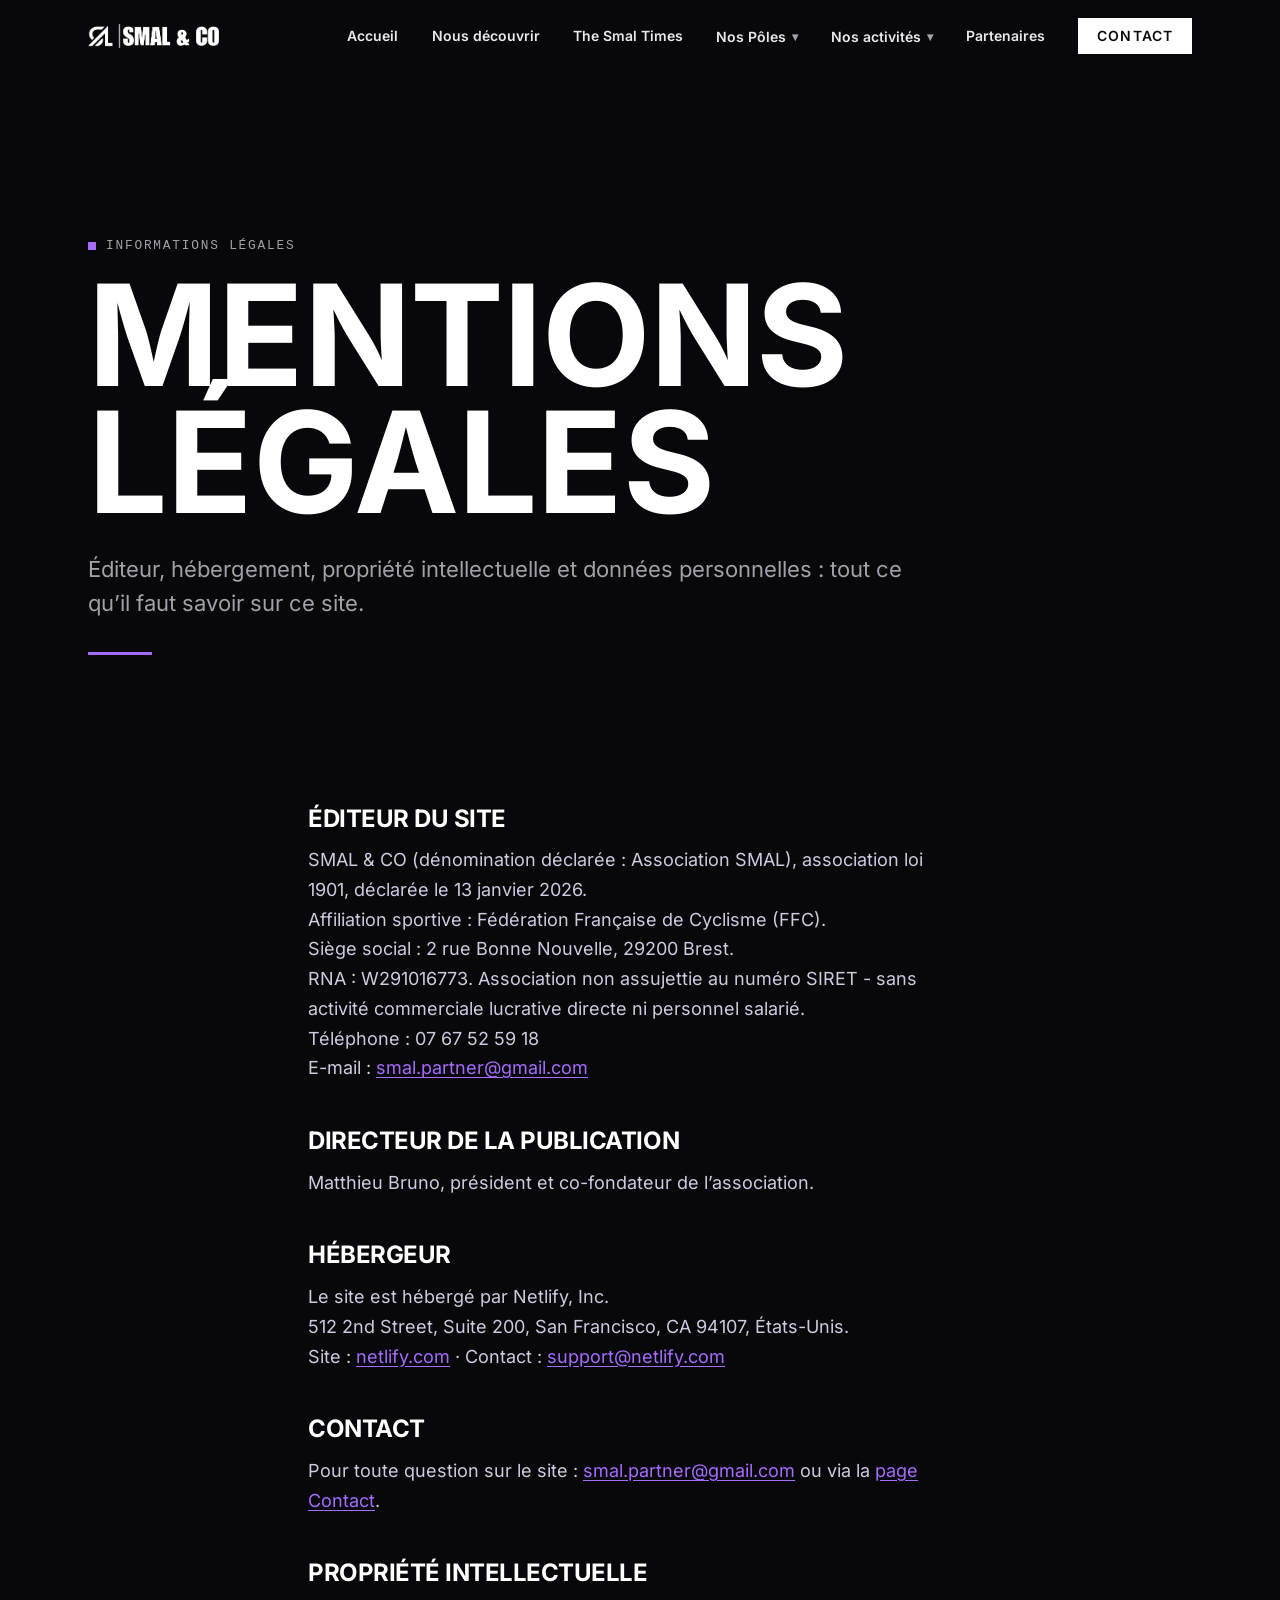
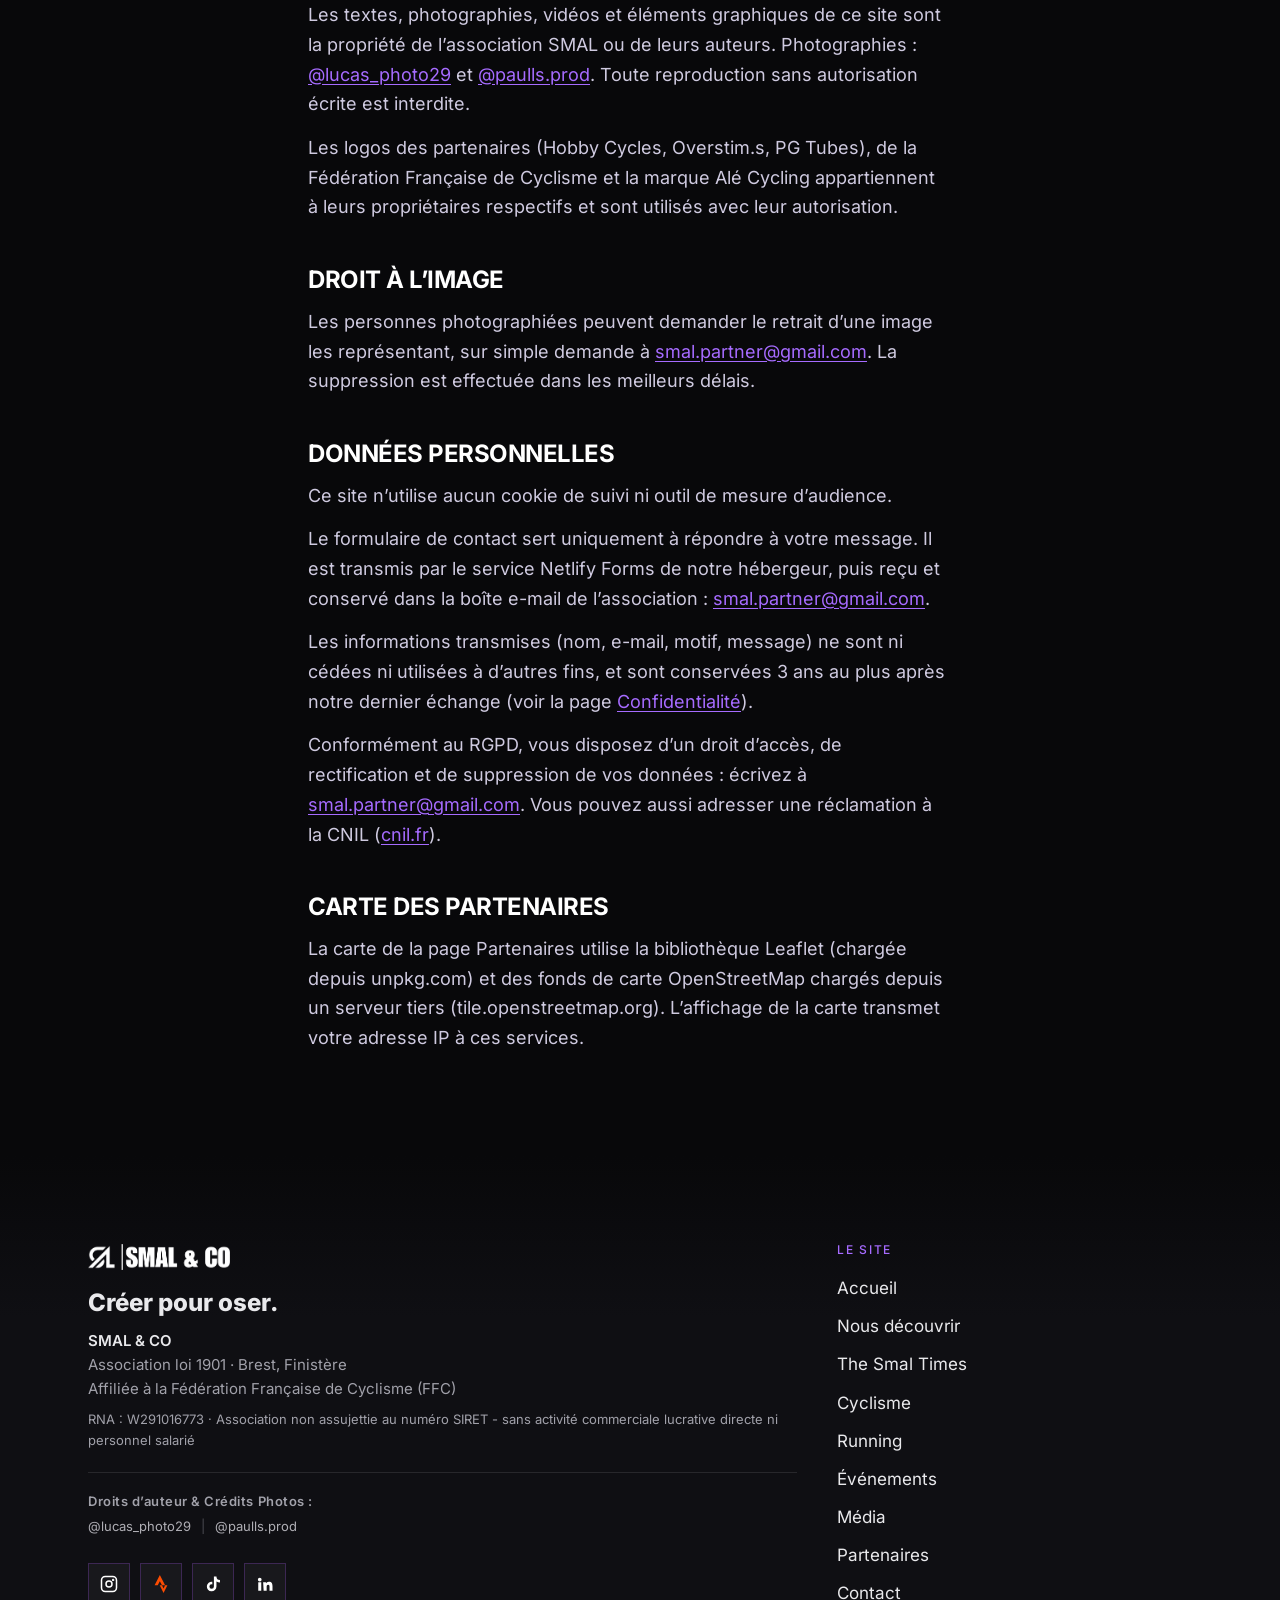
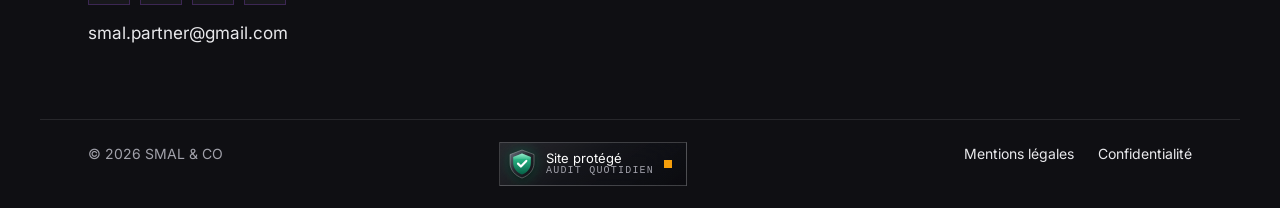
<file: mentions-legales.html>
<!doctype html>
<html lang="fr">
<head>
<meta charset="utf-8">
<meta name="viewport" content="width=device-width, initial-scale=1">
<meta name="robots" content="noindex, nofollow">
<title>Mentions légales — SMAL &amp; CO</title>
<meta name="description" content="Mentions légales et politique de confidentialité du site de SMAL &amp; CO, association loi 1901 à Brest.">
<meta name="theme-color" content="#111215">
<link rel="icon" href="logos/smal-mark.png" type="image/png">
<link rel="canonical" href="https://smal-co-web.netlify.app/mentions-legales.html">
<meta property="og:type" content="website">
<meta property="og:locale" content="fr_FR">
<meta property="og:site_name" content="SMAL &amp; CO">
<meta property="og:title" content="Mentions légales — SMAL &amp; CO">
<meta property="og:description" content="Mentions légales et politique de confidentialité du site de SMAL &amp; CO, association loi 1901 à Brest.">
<meta property="og:url" content="https://smal-co-web.netlify.app/mentions-legales.html">
<meta property="og:image" content="https://smal-co-web.netlify.app/img/og-default.jpg">
<meta property="og:image:width" content="1200">
<meta property="og:image:height" content="630">
<meta name="twitter:card" content="summary_large_image">
<meta name="twitter:title" content="Mentions légales — SMAL &amp; CO">
<meta name="twitter:description" content="Mentions légales et politique de confidentialité du site de SMAL &amp; CO, association loi 1901 à Brest.">
<meta name="twitter:image" content="https://smal-co-web.netlify.app/img/og-default.jpg">
<link rel="manifest" href="site.webmanifest">
<link rel="preload" href="fonts/inter-variable.woff2" as="font" type="font/woff2" crossorigin>
<link rel="stylesheet" href="assets/site.css">
<script>document.documentElement.classList.add('js')</script>
</head>
<body>
<a class="skip" href="#contenu">Aller au contenu</a>

<header class="top" data-header>
 <div class="wrap top-in">
  <a class="brand" href="/" aria-label="SMAL & CO, accueil"><img src="logos/smal-co-blanc.png" alt="SMAL & CO" width="682" height="125"></a>
  <nav id="menu" class="nav" aria-label="Navigation principale">
   <a href="/">Accueil</a>
   <a href="/qui-sommes-nous.html">Nous découvrir</a>
   <a href="/smal-times.html">The Smal Times</a>
   <div class="nav-dd">
    <button class="nav-dd-toggle" type="button" aria-expanded="false" aria-controls="nav-poles">Nos Pôles <span class="chevron-down" aria-hidden="true">▾</span></button>
    <div class="dropdown-menu" id="nav-poles">
    <a class="dropdown-item" href="/cyclisme.html"><span class="dropdown-item-badge">PÔLE 01</span><span class="dropdown-item-title">Team SMAL &amp; CO Cycling</span></a>
    <a class="dropdown-item" href="/running.html"><span class="dropdown-item-badge">PÔLE 02</span><span class="dropdown-item-title">Team SMAL &amp; CO Running</span></a>
    </div>
   </div>
   <div class="nav-dd">
    <button class="nav-dd-toggle" type="button" aria-expanded="false" aria-controls="nav-activites">Nos activités <span class="chevron-down" aria-hidden="true">▾</span></button>
    <div class="dropdown-menu" id="nav-activites">
    <a class="dropdown-item" href="/evenements.html"><span class="dropdown-item-badge">COMMUNAUTÉ</span><span class="dropdown-item-title">Événements &amp; Social Rides</span></a>
    <a class="dropdown-item" href="/communication.html"><span class="dropdown-item-badge">STUDIO</span><span class="dropdown-item-title">Média &amp; Création de contenu</span></a>
    </div>
   </div>
   <a href="/partenaires.html">Partenaires</a>
   <a class="btn btn-small" href="/contact.html">Contact</a>
  </nav>
  <button class="burger" type="button" aria-expanded="false" aria-controls="menu" data-burger><span class="sr">Menu</span><i></i><i></i></button>
 </div>
</header>

<main id="contenu">
<section class="phead">
 <div class="wrap">
  <p class="eyebrow">Informations légales</p>
  <h1 class="h-xl">Mentions légales</h1>
  <p class="lead">Éditeur, hébergement, propriété intellectuelle et données personnelles : tout ce qu’il faut savoir sur ce site.</p>
 </div>
</section>

<section class="sec sec-tight">
 <div class="wrap legal prose">
  <h2 class="h-md">Éditeur du site</h2>
  <p>SMAL &amp; CO (dénomination déclarée : Association SMAL), association loi 1901, déclarée le 13 janvier 2026.<br>
  Affiliation sportive : Fédération Française de Cyclisme (FFC).<br>
  Siège social : 2 rue Bonne Nouvelle, 29200 Brest.<br>
  RNA : W291016773. Association non assujettie au numéro SIRET - sans activité commerciale lucrative directe ni personnel salarié.<br>
  Téléphone : 07 67 52 59 18<br>
  E-mail : <a href="/contact.html" data-u="smal.partner" data-d="gmail.com">smal.partner [arobase] gmail.com</a></p>

  <h2 class="h-md">Directeur de la publication</h2>
  <p>Matthieu Bruno, président et co-fondateur de l’association.</p>

  <h2 class="h-md">Hébergeur</h2>
  <p>Le site est hébergé par Netlify, Inc.<br>
  512 2nd Street, Suite 200, San Francisco, CA 94107, États-Unis.<br>
  Site : <a href="https://www.netlify.com" target="_blank" rel="noopener noreferrer">netlify.com</a> · Contact : <a href="mailto:support@netlify.com">support@netlify.com</a></p>

  <h2 class="h-md">Contact</h2>
  <p>Pour toute question sur le site : <a href="/contact.html" data-u="smal.partner" data-d="gmail.com">smal.partner [arobase] gmail.com</a> ou via la <a href="/contact.html">page Contact</a>.</p>

  <h2 class="h-md">Propriété intellectuelle</h2>
  <p>Les textes, photographies, vidéos et éléments graphiques de ce site sont la propriété de l’association SMAL ou de leurs auteurs. Photographies : <a href="https://instagram.com/lucas_photo29" target="_blank" rel="noopener noreferrer">@lucas_photo29</a> et <a href="https://instagram.com/paulls.prod" target="_blank" rel="noopener noreferrer">@paulls.prod</a>. Toute reproduction sans autorisation écrite est interdite.</p>
  <!-- TODO: vérifier et conserver la preuve des autorisations d’usage des logos partenaires et de la marque Alé Cycling -->
  <p>Les logos des partenaires (Hobby Cycles, Overstim.s, PG Tubes), de la Fédération Française de Cyclisme et la marque Alé Cycling appartiennent à leurs propriétaires respectifs et sont utilisés avec leur autorisation.</p>

  <h2 class="h-md">Droit à l’image</h2>
  <p>Les personnes photographiées peuvent demander le retrait d’une image les représentant, sur simple demande à <a href="/contact.html" data-u="smal.partner" data-d="gmail.com">smal.partner [arobase] gmail.com</a>. La suppression est effectuée dans les meilleurs délais.</p>

  <h2 class="h-md">Données personnelles</h2>
  <p>Ce site n’utilise aucun cookie de suivi ni outil de mesure d’audience.</p>
  <p>Le formulaire de contact sert uniquement à répondre à votre message. Il est transmis par le service Netlify Forms de notre hébergeur, puis reçu et conservé dans la boîte e-mail de l’association : <a href="/contact.html" data-u="smal.partner" data-d="gmail.com">smal.partner [arobase] gmail.com</a>.</p>
  <p>Les informations transmises (nom, e-mail, motif, message) ne sont ni cédées ni utilisées à d’autres fins, et sont conservées 3 ans au plus après notre dernier échange (voir la page <a href="/confidentialite.html">Confidentialité</a>).</p>
  <p>Conformément au RGPD, vous disposez d’un droit d’accès, de rectification et de suppression de vos données : écrivez à <a href="/contact.html" data-u="smal.partner" data-d="gmail.com">smal.partner [arobase] gmail.com</a>. Vous pouvez aussi adresser une réclamation à la CNIL (<a href="https://www.cnil.fr" target="_blank" rel="noopener noreferrer">cnil.fr</a>).</p>

  <h2 class="h-md">Carte des partenaires</h2>
  <p>La carte de la page Partenaires utilise la bibliothèque Leaflet (chargée depuis unpkg.com) et des fonds de carte OpenStreetMap chargés depuis un serveur tiers (tile.openstreetmap.org). L’affichage de la carte transmet votre adresse IP à ces services.</p>
 </div>
</section>
</main>

<footer class="foot">
 <div class="wrap foot-in">
  <div>
   <img class="foot-logo" src="logos/smal-co-blanc.png" alt="SMAL & CO" width="682" height="125" loading="lazy" decoding="async">
   <p class="foot-sig">Créer pour oser.</p>
   <div class="footer-legal-info">
    <p class="association-name">SMAL &amp; CO</p>
    <p>Association loi 1901 · Brest, Finistère</p>
    <p>Affiliée à la Fédération Française de Cyclisme (FFC)</p>
    <p class="legal-registration">RNA : W291016773 · Association non assujettie au numéro SIRET - sans activité commerciale lucrative directe ni personnel salarié</p>
   </div>
   <div class="footer-copyright-section">
    <span class="copyright-title">Droits d’auteur &amp; Crédits Photos :</span>
    <div class="copyright-links">
     <a href="https://instagram.com/lucas_photo29" target="_blank" rel="noopener noreferrer" class="insta-credit">@lucas_photo29</a>
     <span class="separator" aria-hidden="true">|</span>
     <a href="https://instagram.com/paulls.prod" target="_blank" rel="noopener noreferrer" class="insta-credit">@paulls.prod</a>
    </div>
   </div>
   <div class="soc-row"><a class="soc-ico soc-ig" href="https://www.instagram.com/smal__co/" target="_blank" rel="noopener noreferrer" aria-label="Instagram" data-tip="Instagram"><svg viewBox="0 0 24 24" width="18" height="18" fill="none" stroke="currentColor" stroke-width="2" stroke-linecap="round" stroke-linejoin="round" aria-hidden="true"><rect x="2" y="2" width="20" height="20" rx="5"/><circle cx="12" cy="12" r="4"/><circle cx="17.5" cy="6.5" r=".6" fill="currentColor"/></svg></a><a class="soc-ico soc-st" href="https://www.strava.com/clubs/smal__co" target="_blank" rel="noopener noreferrer" aria-label="Strava" data-tip="Strava"><svg viewBox="0 0 24 24" width="18" height="18" fill="currentColor" aria-hidden="true"><path d="M15.39 17.94l-2.09-4.12h-3.07L15.39 24l5.15-10.18h-3.07m-7-5.6l2.84 5.6h4.17L10.46 0l-7 13.82h4.17"/></svg></a><a class="soc-ico soc-tt" href="https://www.tiktok.com/@smal__co" target="_blank" rel="noopener noreferrer" aria-label="TikTok" data-tip="TikTok"><svg viewBox="0 0 24 24" width="18" height="18" fill="currentColor" aria-hidden="true"><path d="M16.6 2h-3.4v13.4a3 3 0 1 1-3-3c.3 0 .6 0 .9.1V9a6.4 6.4 0 1 0 5.5 6.4V8.6a8 8 0 0 0 4.7 1.5V6.7a4.7 4.7 0 0 1-4.7-4.7z"/></svg></a><a class="soc-ico soc-li" href="https://www.linkedin.com/in/smal-co-a187363a7" target="_blank" rel="noopener noreferrer" aria-label="LinkedIn" data-tip="LinkedIn"><svg viewBox="0 0 24 24" width="18" height="18" fill="currentColor" aria-hidden="true"><path d="M4.98 3.5a2.5 2.5 0 1 1 0 5 2.5 2.5 0 0 1 0-5zM3 9.5h4V21H3zM9.5 9.5h3.8v1.6h.1c.5-1 1.8-2 3.8-2 4 0 4.8 2.6 4.8 6V21h-4v-5.2c0-1.3 0-2.9-1.8-2.9s-2 1.4-2 2.8V21h-4z"/></svg></a></div>
   <p><a href="/contact.html" data-u="smal.partner" data-d="gmail.com">smal.partner [arobase] gmail.com</a></p>
  </div>
  <nav aria-label="Pied de page">
   <h2 class="foot-h">Le site</h2>
   <ul><li><a href="/">Accueil</a></li><li><a href="/qui-sommes-nous.html">Nous découvrir</a></li><li><a href="/smal-times.html">The Smal Times</a></li><li><a href="/cyclisme.html">Cyclisme</a></li><li><a href="/running.html">Running</a></li><li><a href="/evenements.html">Événements</a></li><li><a href="/communication.html">Média</a></li><li><a href="/partenaires.html">Partenaires</a></li><li><a href="/contact.html">Contact</a></li></ul>
  </nav>
 </div>
 <div class="wrap foot-bar"><span>© 2026 SMAL & CO</span><div class="sec-glass" data-sec><button class="sec-chip" type="button" aria-expanded="false" aria-controls="sec-panel"><svg class="sec-shield" viewBox="0 0 28 30" aria-hidden="true"><defs><linearGradient id="secG1" x1="0" y1="0" x2="1" y2="1"><stop offset="0" stop-color="#6b7280"/><stop offset=".45" stop-color="#262930"/><stop offset="1" stop-color="#0b0c0f"/></linearGradient><linearGradient id="secG2" x1="0" y1="0" x2="0" y2="1"><stop offset="0" stop-color="#34d399"/><stop offset="1" stop-color="#065f46"/></linearGradient><linearGradient id="secG3" x1="0" y1="0" x2="0" y2="1"><stop offset="0" stop-color="#fff" stop-opacity=".5"/><stop offset="1" stop-color="#fff" stop-opacity="0"/></linearGradient></defs><path d="M14 1l12 4.5v8.2c0 7.3-5 12.9-12 15.3C7 26.6 2 21 2 13.7V5.5z" fill="url(#secG1)" stroke="rgba(255,255,255,.35)" stroke-width=".8"/><path d="M14 4.6l8.8 3.3v6c0 5.4-3.6 9.6-8.8 11.5-5.2-1.9-8.8-6.1-8.8-11.5v-6z" fill="url(#secG2)"/><path d="M14 4.6l8.8 3.3v3.4C18 9.6 10 9.6 5.2 11.3V7.9z" fill="url(#secG3)"/><path d="M10 14.6l2.9 2.9 5.4-5.6" fill="none" stroke="#fff" stroke-width="2.2" stroke-linecap="round" stroke-linejoin="round"/></svg><span class="sec-chip-txt"><span data-sec-label>Site protégé</span><small>Audit quotidien</small></span><span class="sec-dot" aria-hidden="true"></span></button><div class="sec-panel" id="sec-panel" role="dialog" aria-label="Transparence sécurité" hidden><p class="sec-panel-h" data-sec-title>Site protégé &amp; vérifié</p><p class="sec-panel-date" data-sec-date>Chargement du dernier contrôle…</p><ul class="sec-panel-list" data-sec-list></ul><a href="https://github.com/Maattyeux/smal-co-site/actions/workflows/securite.yml" target="_blank" rel="noopener noreferrer">Vérifier l’historique des contrôles</a></div></div><span class="foot-legal"><a href="/mentions-legales.html">Mentions légales</a><a href="/confidentialite.html">Confidentialité</a></span></div>
</footer>

<script src="assets/site.js" defer></script>
</body>
</html>
</file>
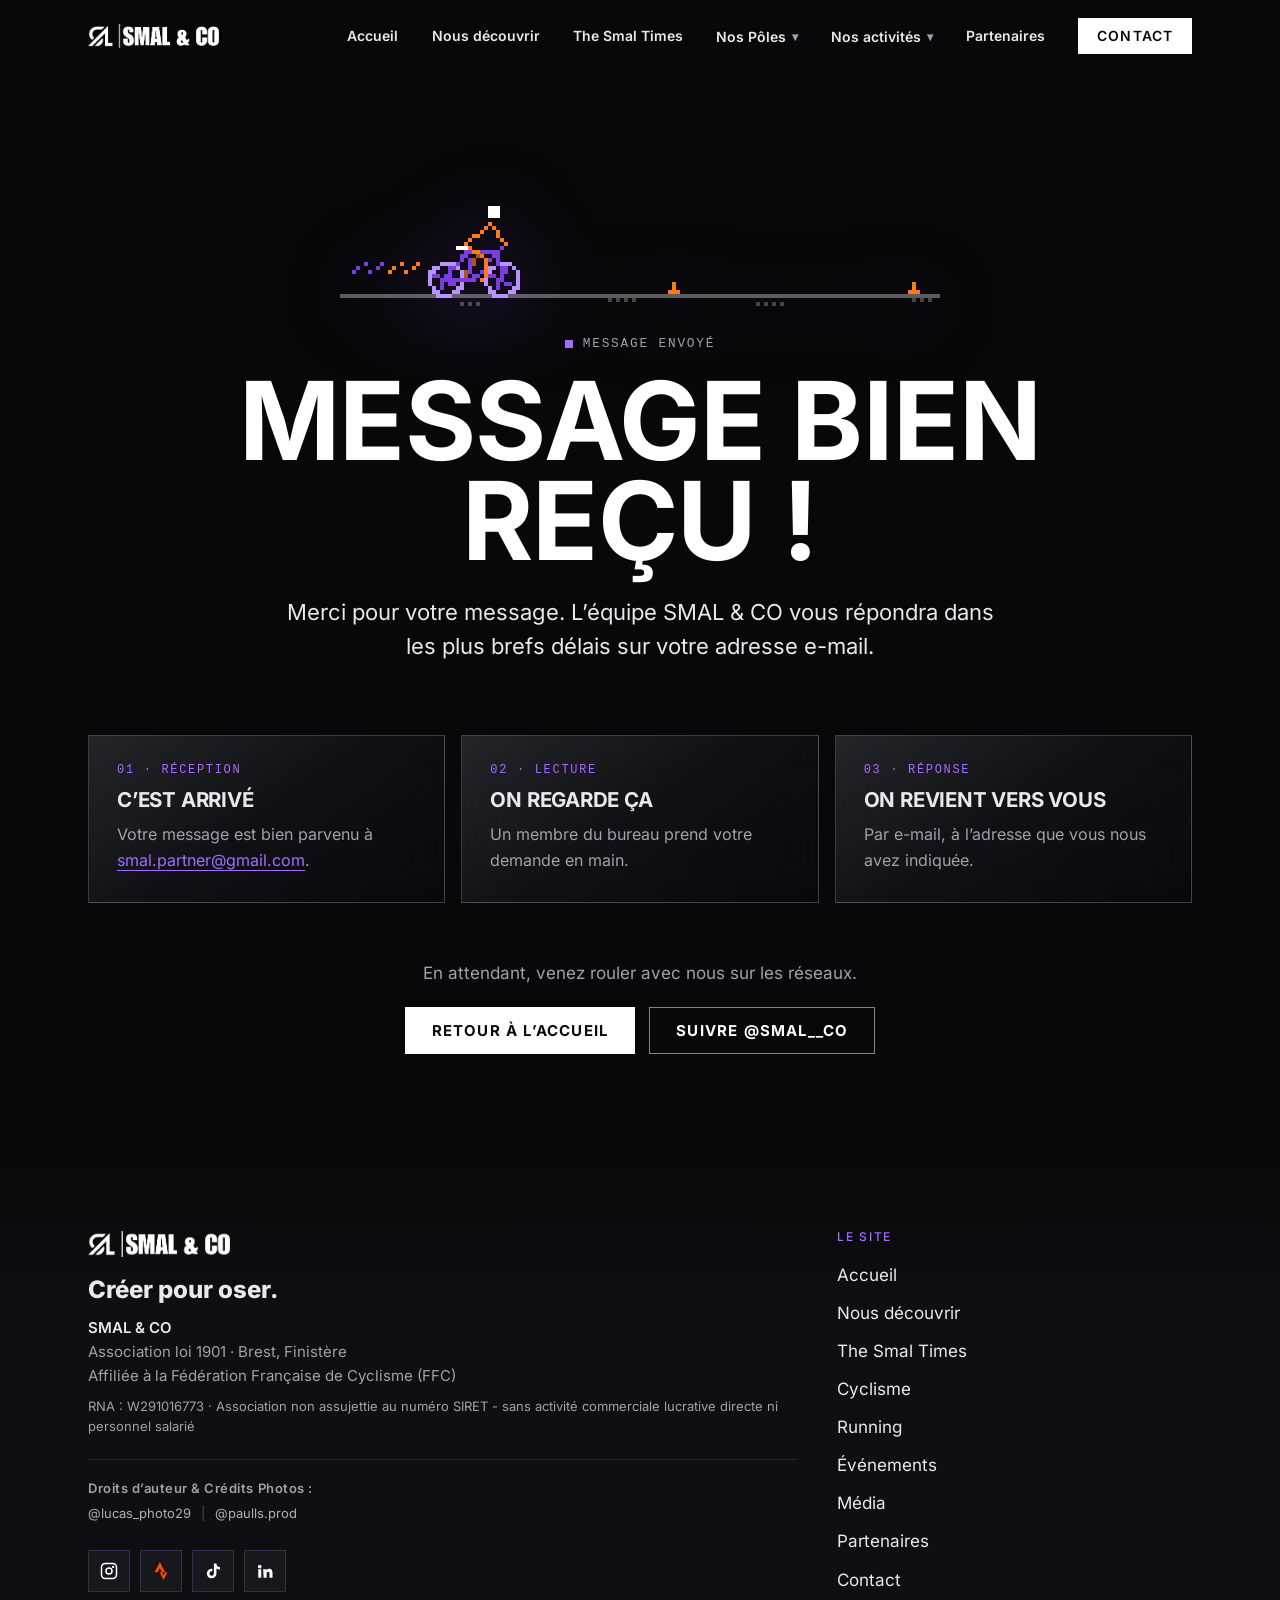
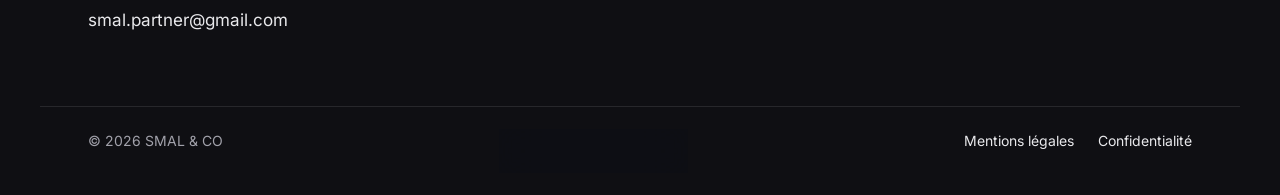
<file: merci.html>
<!doctype html>
<html lang="fr">
<head>
<meta charset="utf-8">
<meta name="viewport" content="width=device-width, initial-scale=1">
<title>Merci — SMAL & CO</title>
<meta name="description" content="Contacter SMAL & CO : partenariat, adhésion, presse ou événement.">
<meta name="robots" content="noindex, nofollow">
<meta name="theme-color" content="#111215">
<link rel="icon" href="logos/smal-mark.png" type="image/png">
<link rel="canonical" href="https://smal-co-web.netlify.app/merci.html">
<meta property="og:type" content="website">
<meta property="og:locale" content="fr_FR">
<meta property="og:site_name" content="SMAL &amp; CO">
<meta property="og:title" content="Merci — SMAL & CO">
<meta property="og:description" content="Contacter SMAL & CO : partenariat, adhésion, presse ou événement.">
<meta property="og:url" content="https://smal-co-web.netlify.app/merci.html">
<meta property="og:image" content="https://smal-co-web.netlify.app/img/og-default.jpg">
<meta property="og:image:width" content="1200">
<meta property="og:image:height" content="630">
<meta name="twitter:card" content="summary_large_image">
<meta name="twitter:title" content="Merci — SMAL & CO">
<meta name="twitter:description" content="Contacter SMAL & CO : partenariat, adhésion, presse ou événement.">
<meta name="twitter:image" content="https://smal-co-web.netlify.app/img/og-default.jpg">
<link rel="manifest" href="site.webmanifest">
<link rel="preload" href="fonts/inter-variable.woff2" as="font" type="font/woff2" crossorigin>
<link rel="stylesheet" href="assets/site.css">
<script>document.documentElement.classList.add('js')</script>
</head>
<body>
<a class="skip" href="#contenu">Aller au contenu</a>

<header class="top" data-header>
 <div class="wrap top-in">
  <a class="brand" href="/" aria-label="SMAL & CO, accueil"><img src="logos/smal-co-blanc.png" alt="SMAL & CO" width="682" height="125"></a>
  <nav id="menu" class="nav" aria-label="Navigation principale">
   <a href="/">Accueil</a>
   <a href="/qui-sommes-nous.html">Nous découvrir</a>
   <a href="/smal-times.html">The Smal Times</a>
   <div class="nav-dd">
    <button class="nav-dd-toggle" type="button" aria-expanded="false" aria-controls="nav-poles">Nos Pôles <span class="chevron-down" aria-hidden="true">▾</span></button>
    <div class="dropdown-menu" id="nav-poles">
    <a class="dropdown-item" href="/cyclisme.html"><span class="dropdown-item-badge">PÔLE 01</span><span class="dropdown-item-title">Team SMAL &amp; CO Cycling</span></a>
    <a class="dropdown-item" href="/running.html"><span class="dropdown-item-badge">PÔLE 02</span><span class="dropdown-item-title">Team SMAL &amp; CO Running</span></a>
    </div>
   </div>
   <div class="nav-dd">
    <button class="nav-dd-toggle" type="button" aria-expanded="false" aria-controls="nav-activites">Nos activités <span class="chevron-down" aria-hidden="true">▾</span></button>
    <div class="dropdown-menu" id="nav-activites">
    <a class="dropdown-item" href="/evenements.html"><span class="dropdown-item-badge">COMMUNAUTÉ</span><span class="dropdown-item-title">Événements &amp; Social Rides</span></a>
    <a class="dropdown-item" href="/communication.html"><span class="dropdown-item-badge">STUDIO</span><span class="dropdown-item-title">Média &amp; Création de contenu</span></a>
    </div>
   </div>
   <a href="/partenaires.html">Partenaires</a>
   <a class="btn btn-small" href="/contact.html">Contact</a>
  </nav>
  <button class="burger" type="button" aria-expanded="false" aria-controls="menu" data-burger><span class="sr">Menu</span><i></i><i></i></button>
 </div>
</header>

<main id="contenu">
<section class="merci">
 <div class="wrap merci-in">
  <div class="trex-bike-stage" aria-hidden="true"><canvas id="bikeRunnerCanvas" width="600" height="140"></canvas></div>
  <p class="eyebrow merci-eyebrow">Message envoyé</p>
  <h1 class="h-xl merci-title">Message bien reçu !</h1>
  <p class="lead merci-lead">Merci pour votre message. L’équipe SMAL & CO vous répondra dans les plus brefs délais sur votre adresse e-mail.</p>
  <ul class="list-cards merci-steps">
   <li class="rv" data-reveal><span class="k">01 · Réception</span><h3>C’est arrivé</h3><p>Votre message est bien parvenu à <a class="link" href="/contact.html" data-u="smal.partner" data-d="gmail.com">smal.partner [arobase] gmail.com</a>.</p></li>
   <li class="rv" data-reveal style="--d:80ms"><span class="k">02 · Lecture</span><h3>On regarde ça</h3><p>Un membre du bureau prend votre demande en main.</p></li>
   <li class="rv" data-reveal style="--d:160ms"><span class="k">03 · Réponse</span><h3>On revient vers vous</h3><p>Par e-mail, à l’adresse que vous nous avez indiquée.</p></li>
  </ul>
  <p class="merci-wait">En attendant, venez rouler avec nous sur les réseaux.</p>
  <div class="cta-row merci-cta"><a class="btn" href="/">Retour à l’accueil</a><a class="btn btn-ghost" href="https://www.instagram.com/smal__co/" target="_blank" rel="noopener noreferrer">Suivre @smal__co</a></div>
 </div>
</section>
</main>

<footer class="foot">
 <div class="wrap foot-in">
  <div>
   <img class="foot-logo" src="logos/smal-co-blanc.png" alt="SMAL & CO" width="682" height="125" loading="lazy" decoding="async">
   <p class="foot-sig">Créer pour oser.</p>
   <div class="footer-legal-info">
    <p class="association-name">SMAL &amp; CO</p>
    <p>Association loi 1901 · Brest, Finistère</p>
    <p>Affiliée à la Fédération Française de Cyclisme (FFC)</p>
    <p class="legal-registration">RNA : W291016773 · Association non assujettie au numéro SIRET - sans activité commerciale lucrative directe ni personnel salarié</p>
   </div>
   <div class="footer-copyright-section">
    <span class="copyright-title">Droits d’auteur &amp; Crédits Photos :</span>
    <div class="copyright-links">
     <a href="https://instagram.com/lucas_photo29" target="_blank" rel="noopener noreferrer" class="insta-credit">@lucas_photo29</a>
     <span class="separator" aria-hidden="true">|</span>
     <a href="https://instagram.com/paulls.prod" target="_blank" rel="noopener noreferrer" class="insta-credit">@paulls.prod</a>
    </div>
   </div>
   <div class="soc-row"><a class="soc-ico soc-ig" href="https://www.instagram.com/smal__co/" target="_blank" rel="noopener noreferrer" aria-label="Instagram" data-tip="Instagram"><svg viewBox="0 0 24 24" width="18" height="18" fill="none" stroke="currentColor" stroke-width="2" stroke-linecap="round" stroke-linejoin="round" aria-hidden="true"><rect x="2" y="2" width="20" height="20" rx="5"/><circle cx="12" cy="12" r="4"/><circle cx="17.5" cy="6.5" r=".6" fill="currentColor"/></svg></a><a class="soc-ico soc-st" href="https://www.strava.com/clubs/smal__co" target="_blank" rel="noopener noreferrer" aria-label="Strava" data-tip="Strava"><svg viewBox="0 0 24 24" width="18" height="18" fill="currentColor" aria-hidden="true"><path d="M15.39 17.94l-2.09-4.12h-3.07L15.39 24l5.15-10.18h-3.07m-7-5.6l2.84 5.6h4.17L10.46 0l-7 13.82h4.17"/></svg></a><a class="soc-ico soc-tt" href="https://www.tiktok.com/@smal__co" target="_blank" rel="noopener noreferrer" aria-label="TikTok" data-tip="TikTok"><svg viewBox="0 0 24 24" width="18" height="18" fill="currentColor" aria-hidden="true"><path d="M16.6 2h-3.4v13.4a3 3 0 1 1-3-3c.3 0 .6 0 .9.1V9a6.4 6.4 0 1 0 5.5 6.4V8.6a8 8 0 0 0 4.7 1.5V6.7a4.7 4.7 0 0 1-4.7-4.7z"/></svg></a><a class="soc-ico soc-li" href="https://www.linkedin.com/in/smal-co-a187363a7" target="_blank" rel="noopener noreferrer" aria-label="LinkedIn" data-tip="LinkedIn"><svg viewBox="0 0 24 24" width="18" height="18" fill="currentColor" aria-hidden="true"><path d="M4.98 3.5a2.5 2.5 0 1 1 0 5 2.5 2.5 0 0 1 0-5zM3 9.5h4V21H3zM9.5 9.5h3.8v1.6h.1c.5-1 1.8-2 3.8-2 4 0 4.8 2.6 4.8 6V21h-4v-5.2c0-1.3 0-2.9-1.8-2.9s-2 1.4-2 2.8V21h-4z"/></svg></a></div>
   <p><a href="/contact.html" data-u="smal.partner" data-d="gmail.com">smal.partner [arobase] gmail.com</a></p>
  </div>
  <nav aria-label="Pied de page">
   <h2 class="foot-h">Le site</h2>
   <ul><li><a href="/">Accueil</a></li><li><a href="/qui-sommes-nous.html">Nous découvrir</a></li><li><a href="/smal-times.html">The Smal Times</a></li><li><a href="/cyclisme.html">Cyclisme</a></li><li><a href="/running.html">Running</a></li><li><a href="/evenements.html">Événements</a></li><li><a href="/communication.html">Média</a></li><li><a href="/partenaires.html">Partenaires</a></li><li><a href="/contact.html">Contact</a></li></ul>
  </nav>
 </div>
 <div class="wrap foot-bar"><span>© 2026 SMAL & CO</span><div class="sec-glass" data-sec><button class="sec-chip" type="button" aria-expanded="false" aria-controls="sec-panel"><svg class="sec-shield" viewBox="0 0 28 30" aria-hidden="true"><defs><linearGradient id="secG1" x1="0" y1="0" x2="1" y2="1"><stop offset="0" stop-color="#6b7280"/><stop offset=".45" stop-color="#262930"/><stop offset="1" stop-color="#0b0c0f"/></linearGradient><linearGradient id="secG2" x1="0" y1="0" x2="0" y2="1"><stop offset="0" stop-color="#34d399"/><stop offset="1" stop-color="#065f46"/></linearGradient><linearGradient id="secG3" x1="0" y1="0" x2="0" y2="1"><stop offset="0" stop-color="#fff" stop-opacity=".5"/><stop offset="1" stop-color="#fff" stop-opacity="0"/></linearGradient></defs><path d="M14 1l12 4.5v8.2c0 7.3-5 12.9-12 15.3C7 26.6 2 21 2 13.7V5.5z" fill="url(#secG1)" stroke="rgba(255,255,255,.35)" stroke-width=".8"/><path d="M14 4.6l8.8 3.3v6c0 5.4-3.6 9.6-8.8 11.5-5.2-1.9-8.8-6.1-8.8-11.5v-6z" fill="url(#secG2)"/><path d="M14 4.6l8.8 3.3v3.4C18 9.6 10 9.6 5.2 11.3V7.9z" fill="url(#secG3)"/><path d="M10 14.6l2.9 2.9 5.4-5.6" fill="none" stroke="#fff" stroke-width="2.2" stroke-linecap="round" stroke-linejoin="round"/></svg><span class="sec-chip-txt"><span data-sec-label>Site protégé</span><small>Audit quotidien</small></span><span class="sec-dot" aria-hidden="true"></span></button><div class="sec-panel" id="sec-panel" role="dialog" aria-label="Transparence sécurité" hidden><p class="sec-panel-h" data-sec-title>Site protégé &amp; vérifié</p><p class="sec-panel-date" data-sec-date>Chargement du dernier contrôle…</p><ul class="sec-panel-list" data-sec-list></ul><a href="https://github.com/Maattyeux/smal-co-site/actions/workflows/securite.yml" target="_blank" rel="noopener noreferrer">Vérifier l’historique des contrôles</a></div></div><span class="foot-legal"><a href="/mentions-legales.html">Mentions légales</a><a href="/confidentialite.html">Confidentialité</a></span></div>
</footer>

<script src="assets/site.js" defer></script>
</body>
</html>
</file>
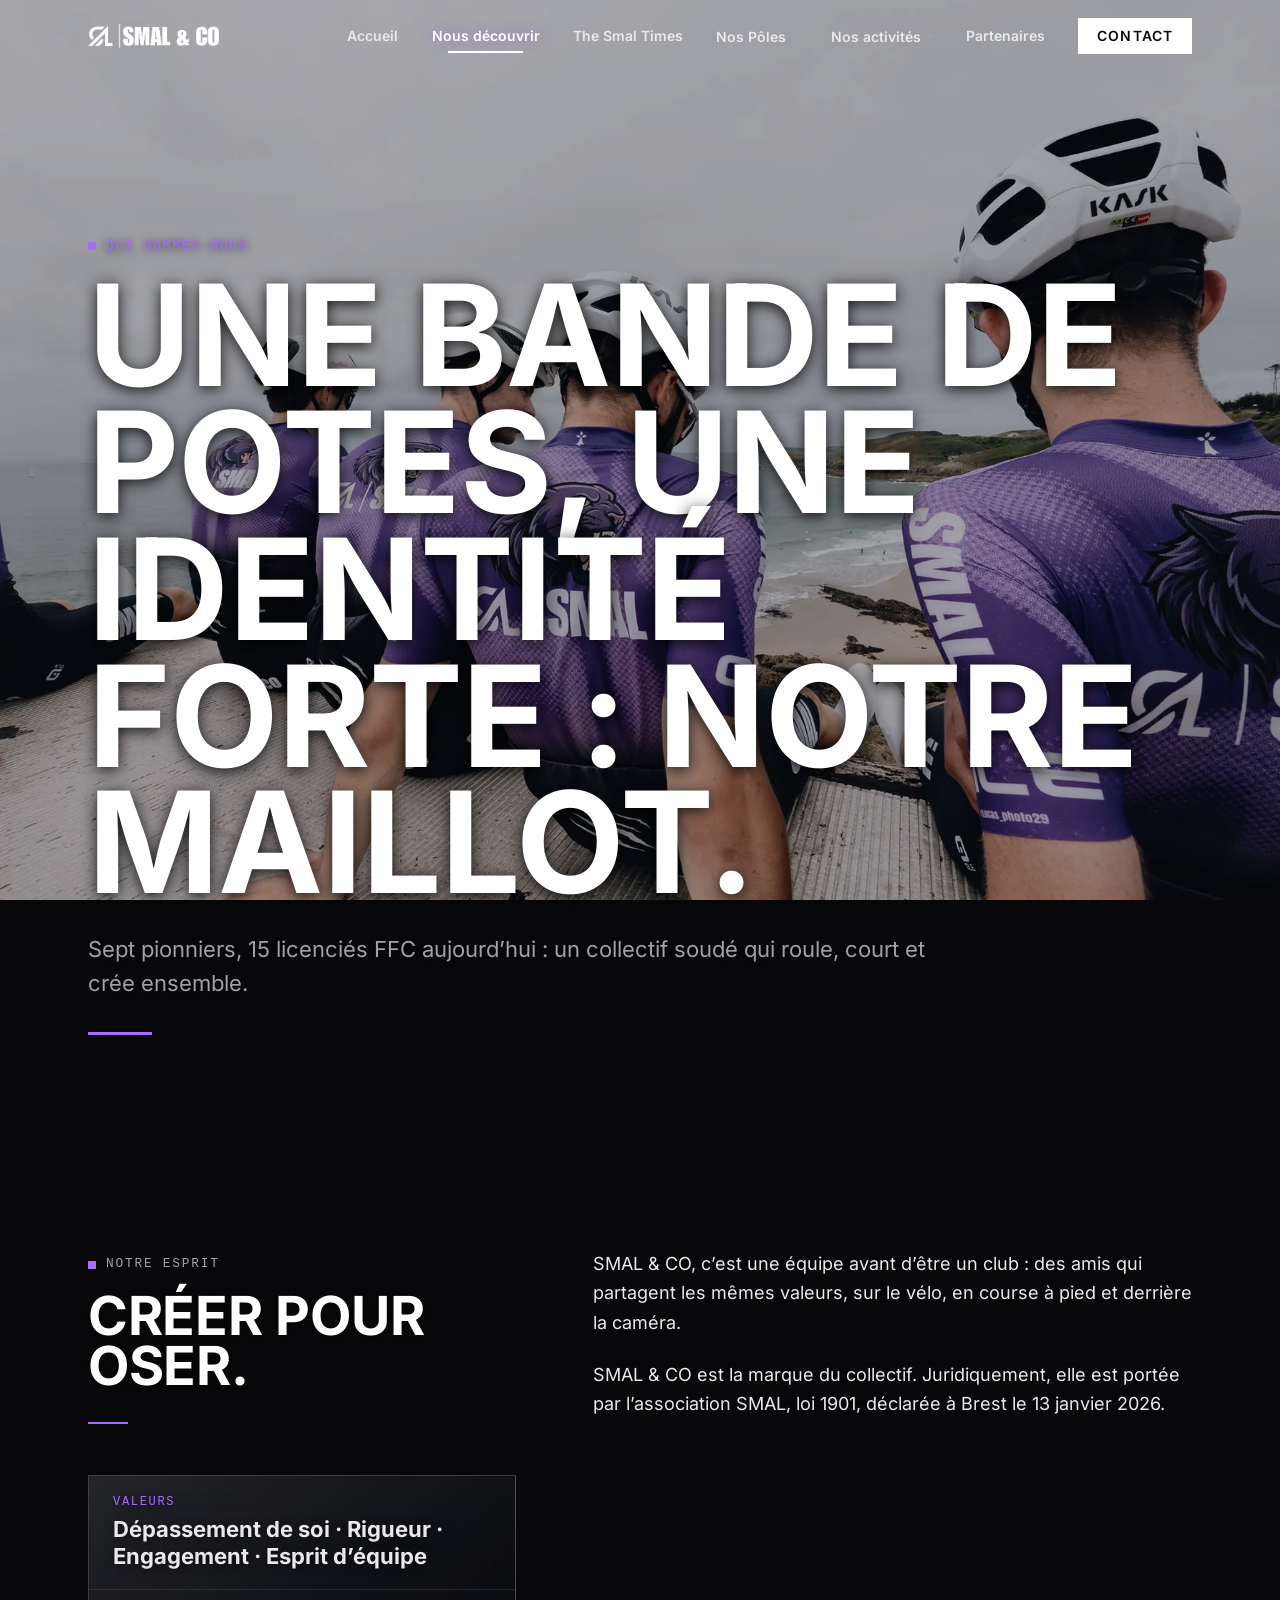
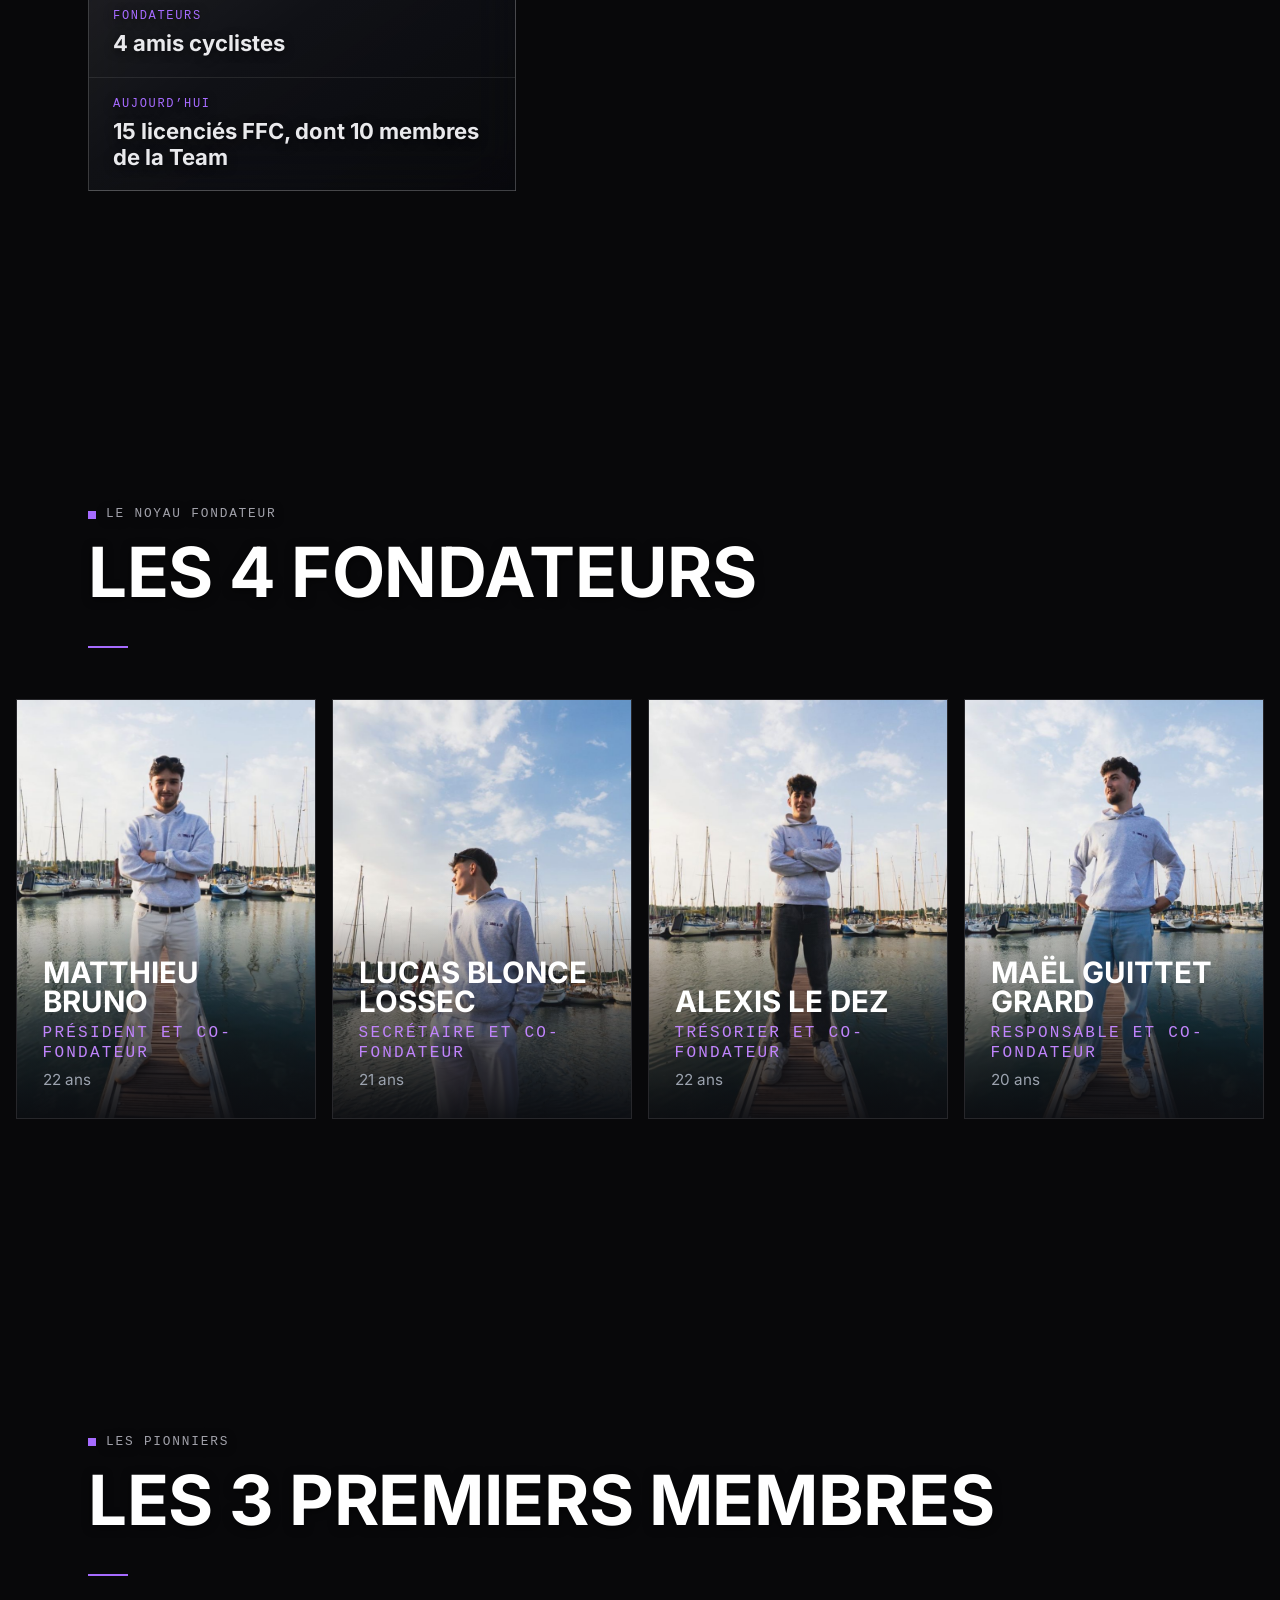
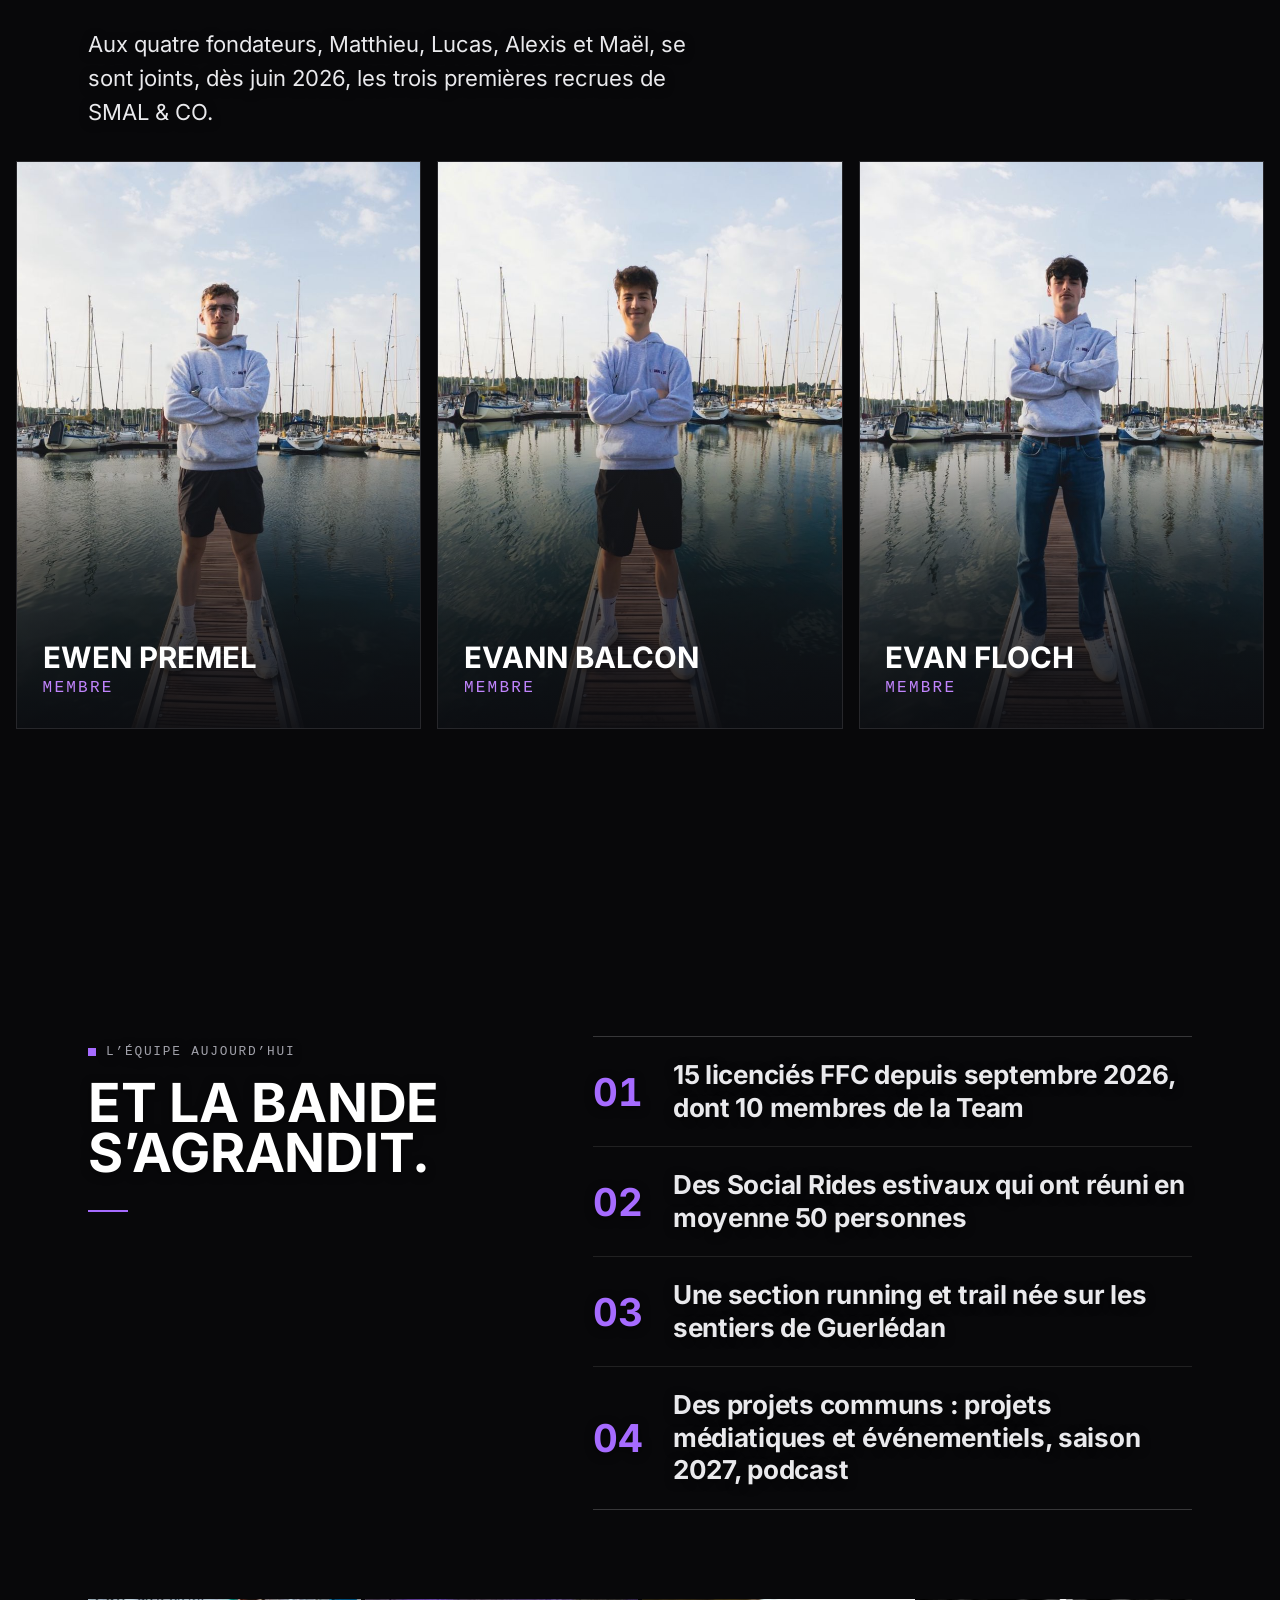
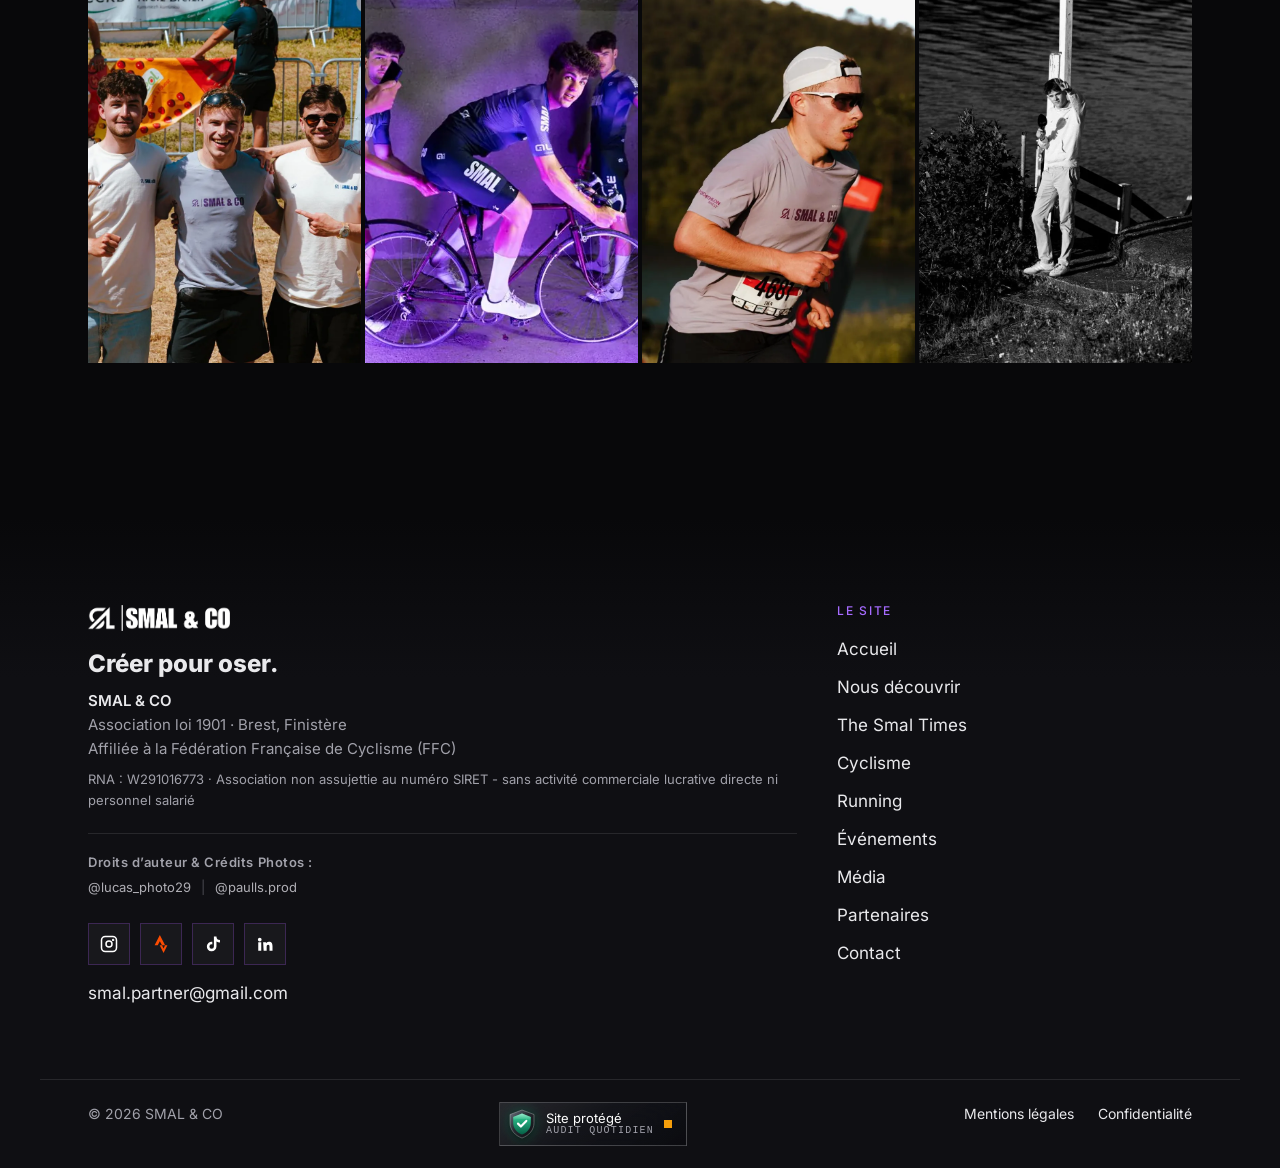
<file: qui-sommes-nous.html>
<!doctype html>
<html lang="fr">
<head>
<meta charset="utf-8">
<meta name="viewport" content="width=device-width, initial-scale=1">
<meta name="robots" content="noindex, nofollow">
<title>Qui sommes-nous — SMAL & CO</title>
<meta name="description" content="SMAL & CO, une bande de potes devenue association : les quatre fondateurs, les sept pionniers et une communauté qui s’agrandit à Brest.">
<meta name="theme-color" content="#111215">
<link rel="icon" href="logos/smal-mark.png" type="image/png">
<link rel="canonical" href="https://smal-co-web.netlify.app/qui-sommes-nous.html">
<meta property="og:type" content="website">
<meta property="og:locale" content="fr_FR">
<meta property="og:site_name" content="SMAL &amp; CO">
<meta property="og:title" content="Qui sommes-nous — SMAL & CO">
<meta property="og:description" content="SMAL & CO, une bande de potes devenue association : les quatre fondateurs, les sept pionniers et une communauté qui s’agrandit à Brest.">
<meta property="og:url" content="https://smal-co-web.netlify.app/qui-sommes-nous.html">
<meta property="og:image" content="https://smal-co-web.netlify.app/img/og-default.jpg">
<meta property="og:image:width" content="1200">
<meta property="og:image:height" content="630">
<meta name="twitter:card" content="summary_large_image">
<meta name="twitter:title" content="Qui sommes-nous — SMAL & CO">
<meta name="twitter:description" content="SMAL & CO, une bande de potes devenue association : les quatre fondateurs, les sept pionniers et une communauté qui s’agrandit à Brest.">
<meta name="twitter:image" content="https://smal-co-web.netlify.app/img/og-default.jpg">
<link rel="manifest" href="site.webmanifest">
<link rel="preload" href="fonts/inter-variable.woff2" as="font" type="font/woff2" crossorigin>
<link rel="stylesheet" href="assets/site.css">
<script>document.documentElement.classList.add('js')</script>
</head>
<body>
<a class="skip" href="#contenu">Aller au contenu</a>

<header class="top" data-header>
 <div class="wrap top-in">
  <a class="brand" href="/" aria-label="SMAL & CO, accueil"><img src="logos/smal-co-blanc.png" alt="SMAL & CO" width="682" height="125"></a>
  <nav id="menu" class="nav" aria-label="Navigation principale">
   <a href="/">Accueil</a>
   <a class="active" aria-current="page" href="/qui-sommes-nous.html">Nous découvrir</a>
   <a href="/smal-times.html">The Smal Times</a>
   <div class="nav-dd">
    <button class="nav-dd-toggle" type="button" aria-expanded="false" aria-controls="nav-poles">Nos Pôles <span class="chevron-down" aria-hidden="true">▾</span></button>
    <div class="dropdown-menu" id="nav-poles">
    <a class="dropdown-item" href="/cyclisme.html"><span class="dropdown-item-badge">PÔLE 01</span><span class="dropdown-item-title">Team SMAL &amp; CO Cycling</span></a>
    <a class="dropdown-item" href="/running.html"><span class="dropdown-item-badge">PÔLE 02</span><span class="dropdown-item-title">Team SMAL &amp; CO Running</span></a>
    </div>
   </div>
   <div class="nav-dd">
    <button class="nav-dd-toggle" type="button" aria-expanded="false" aria-controls="nav-activites">Nos activités <span class="chevron-down" aria-hidden="true">▾</span></button>
    <div class="dropdown-menu" id="nav-activites">
    <a class="dropdown-item" href="/evenements.html"><span class="dropdown-item-badge">COMMUNAUTÉ</span><span class="dropdown-item-title">Événements &amp; Social Rides</span></a>
    <a class="dropdown-item" href="/communication.html"><span class="dropdown-item-badge">STUDIO</span><span class="dropdown-item-title">Média &amp; Création de contenu</span></a>
    </div>
   </div>
   <a href="/partenaires.html">Partenaires</a>
   <a class="btn btn-small" href="/contact.html">Contact</a>
  </nav>
  <button class="burger" type="button" aria-expanded="false" aria-controls="menu" data-burger><span class="sr">Menu</span><i></i><i></i></button>
 </div>
</header>

<main id="contenu">
<!-- Fond fixe : net en haut, puis flou + voile progressifs au défilement (--b posé par site.js) -->
<div class="backdrop" data-backdrop="500" aria-hidden="true">
 <img class="backdrop-img" width="1920" height="1281" src="img/fond-shooting-9999.webp" alt="" fetchpriority="high">
 <img class="backdrop-img backdrop-blur" width="1920" height="1281" src="img/fond-shooting-9999.webp" alt="">
 <div class="backdrop-veil"></div>
</div>
<section class="phead phead-over">
 <div class="wrap">
  <p class="eyebrow">Qui sommes-nous</p>
  <h1 class="h-xl">Une bande de potes, une identité forte : notre maillot.</h1>
  <p class="lead">Sept pionniers, 15 licenciés FFC aujourd’hui : un collectif soudé qui roule, court et crée ensemble.</p>
 </div>
</section>

<!-- ESPRIT -->
<section class="sec">
 <div class="wrap cols">
  <div>
   <p class="rv eyebrow" data-reveal>Notre esprit</p>
   <h2 class="rv h-lg" data-reveal>Créer pour oser.</h2>
   <dl class="rv facts" data-reveal>
    <div><dt>Valeurs</dt><dd>Dépassement de soi · Rigueur · Engagement · Esprit d’équipe</dd></div>
    <div><dt>Fondateurs</dt><dd>4 amis cyclistes</dd></div>
    <div><dt>Aujourd’hui</dt><dd>15 licenciés FFC, dont 10 membres de la Team</dd></div>
   </dl>
  </div>
  <div class="rv prose" data-reveal>
   <p>SMAL & CO, c’est une équipe avant d’être un club : des amis qui partagent les mêmes valeurs, sur le vélo, en course à pied et derrière la caméra.</p>
   <p>SMAL &amp; CO est la marque du collectif. Juridiquement, elle est portée par l’association SMAL, loi 1901, déclarée à Brest le 13 janvier 2026.</p>
  </div>
 </div>
</section>

<!-- FONDATEURS -->
<section class="sec sec-alt">
 <div class="wrap">
  <p class="rv eyebrow" data-reveal>Le noyau fondateur</p>
  <h2 class="rv h-lg" data-reveal>Les 4 fondateurs</h2>
  <ul class="bureau-grid bureau-grid-lg">
   <li class="bureau-card"><img src="img/team/matthieu-bruno.jpg" alt="Matthieu Bruno" class="bureau-img" width="800" height="980" loading="lazy" decoding="async"><div class="bureau-overlay"></div><div class="bureau-content"><h3 class="bureau-name">Matthieu Bruno</h3><span class="bureau-role">Président et Co-fondateur</span><span class="bureau-age">22 ans</span></div></li>
   <li class="bureau-card"><img src="img/team/lucas-blonce-lossec.jpg" alt="Lucas Blonce Lossec" class="bureau-img" width="800" height="1070" loading="lazy" decoding="async"><div class="bureau-overlay"></div><div class="bureau-content"><h3 class="bureau-name">Lucas Blonce Lossec</h3><span class="bureau-role">Secrétaire et Co-fondateur</span><span class="bureau-age">21 ans</span></div></li>
   <li class="bureau-card"><img src="img/team/alexis-le-dez.jpg" alt="Alexis Le Dez" class="bureau-img" width="800" height="1012" loading="lazy" decoding="async"><div class="bureau-overlay"></div><div class="bureau-content"><h3 class="bureau-name">Alexis Le Dez</h3><span class="bureau-role">Trésorier et Co-fondateur</span><span class="bureau-age">22 ans</span></div></li>
   <li class="bureau-card"><img src="img/team/mael-guittet-grard.jpg" alt="Maël Guittet Grard" class="bureau-img" width="800" height="1052" loading="lazy" decoding="async"><div class="bureau-overlay"></div><div class="bureau-content"><h3 class="bureau-name">Maël Guittet Grard</h3><span class="bureau-role">Responsable et Co-fondateur</span><span class="bureau-age">20 ans</span></div></li>
  </ul>
 </div>
</section>

<!-- PIONNIERS -->
<section class="sec">
 <div class="wrap">
  <p class="rv eyebrow" data-reveal>Les pionniers</p>
  <h2 class="rv h-lg" data-reveal>Les 3 premiers membres</h2>
  <p class="rv lead" data-reveal>Aux quatre fondateurs, Matthieu, Lucas, Alexis et Maël, se sont joints, dès juin 2026, les trois premières recrues de SMAL & CO.</p>
  <ul class="bureau-grid bureau-grid-3">
   <li class="bureau-card"><img src="img/team/ewen-premel.jpg" alt="Ewen Premel" class="bureau-img" width="800" height="1106" loading="lazy" decoding="async"><div class="bureau-overlay"></div><div class="bureau-content"><h3 class="bureau-name">Ewen Premel</h3><span class="bureau-role">Membre</span></div></li>
   <li class="bureau-card"><img src="img/team/evann-balcon.jpg" alt="Evann Balcon" class="bureau-img" width="800" height="1142" loading="lazy" decoding="async"><div class="bureau-overlay"></div><div class="bureau-content"><h3 class="bureau-name">Evann Balcon</h3><span class="bureau-role">Membre</span></div></li>
   <li class="bureau-card"><img src="img/team/evan-floch.jpg" alt="Evan Floch" class="bureau-img" width="800" height="1104" loading="lazy" decoding="async"><div class="bureau-overlay"></div><div class="bureau-content"><h3 class="bureau-name">Evan Floch</h3><span class="bureau-role">Membre</span></div></li>
  </ul>
 </div>
</section>

<!-- AUJOURD'HUI -->
<section class="sec sec-alt">
 <div class="wrap cols">
  <div>
   <p class="rv eyebrow" data-reveal>L’équipe aujourd’hui</p>
   <h2 class="rv h-lg" data-reveal>Et la bande s’agrandit.</h2>
  </div>
  <ul class="rv goals" data-reveal>
   <li>15 licenciés FFC depuis septembre 2026, dont 10 membres de la Team</li>
   <li>Des Social Rides estivaux qui ont réuni en moyenne 50 personnes</li>
   <li>Une section running et trail née sur les sentiers de Guerlédan</li>
   <li>Des projets communs : projets médiatiques et événementiels, saison 2027, podcast</li>
  </ul>
 </div>
 <div class="wrap mosaic">
  <img width="800" height="1000" src="img/qui-sommes-nous-1.webp" alt="Équipe SMAL & CO à Guerlédan" loading="lazy" decoding="async">
  <img width="800" height="533" src="img/qui-sommes-nous-2.webp" alt="Shooting maillot studio SMAL & CO" loading="lazy" decoding="async">
  <img width="800" height="1422" src="img/qui-sommes-nous-3.webp" alt="Membre du club SMAL & CO à Guerlédan" loading="lazy" decoding="async">
  <img width="800" height="1067" src="img/qui-sommes-nous-4.webp" alt="Course trail Guerlédan" loading="lazy" decoding="async">
 </div>
</section>

</main>

<footer class="foot">
 <div class="wrap foot-in">
  <div>
   <img class="foot-logo" src="logos/smal-co-blanc.png" alt="SMAL & CO" width="682" height="125" loading="lazy" decoding="async">
   <p class="foot-sig">Créer pour oser.</p>
   <div class="footer-legal-info">
    <p class="association-name">SMAL &amp; CO</p>
    <p>Association loi 1901 · Brest, Finistère</p>
    <p>Affiliée à la Fédération Française de Cyclisme (FFC)</p>
    <p class="legal-registration">RNA : W291016773 · Association non assujettie au numéro SIRET - sans activité commerciale lucrative directe ni personnel salarié</p>
   </div>
   <div class="footer-copyright-section">
    <span class="copyright-title">Droits d’auteur &amp; Crédits Photos :</span>
    <div class="copyright-links">
     <a href="https://instagram.com/lucas_photo29" target="_blank" rel="noopener noreferrer" class="insta-credit">@lucas_photo29</a>
     <span class="separator" aria-hidden="true">|</span>
     <a href="https://instagram.com/paulls.prod" target="_blank" rel="noopener noreferrer" class="insta-credit">@paulls.prod</a>
    </div>
   </div>
   <div class="soc-row"><a class="soc-ico soc-ig" href="https://www.instagram.com/smal__co/" target="_blank" rel="noopener noreferrer" aria-label="Instagram" data-tip="Instagram"><svg viewBox="0 0 24 24" width="18" height="18" fill="none" stroke="currentColor" stroke-width="2" stroke-linecap="round" stroke-linejoin="round" aria-hidden="true"><rect x="2" y="2" width="20" height="20" rx="5"/><circle cx="12" cy="12" r="4"/><circle cx="17.5" cy="6.5" r=".6" fill="currentColor"/></svg></a><a class="soc-ico soc-st" href="https://www.strava.com/clubs/smal__co" target="_blank" rel="noopener noreferrer" aria-label="Strava" data-tip="Strava"><svg viewBox="0 0 24 24" width="18" height="18" fill="currentColor" aria-hidden="true"><path d="M15.39 17.94l-2.09-4.12h-3.07L15.39 24l5.15-10.18h-3.07m-7-5.6l2.84 5.6h4.17L10.46 0l-7 13.82h4.17"/></svg></a><a class="soc-ico soc-tt" href="https://www.tiktok.com/@smal__co" target="_blank" rel="noopener noreferrer" aria-label="TikTok" data-tip="TikTok"><svg viewBox="0 0 24 24" width="18" height="18" fill="currentColor" aria-hidden="true"><path d="M16.6 2h-3.4v13.4a3 3 0 1 1-3-3c.3 0 .6 0 .9.1V9a6.4 6.4 0 1 0 5.5 6.4V8.6a8 8 0 0 0 4.7 1.5V6.7a4.7 4.7 0 0 1-4.7-4.7z"/></svg></a><a class="soc-ico soc-li" href="https://www.linkedin.com/in/smal-co-a187363a7" target="_blank" rel="noopener noreferrer" aria-label="LinkedIn" data-tip="LinkedIn"><svg viewBox="0 0 24 24" width="18" height="18" fill="currentColor" aria-hidden="true"><path d="M4.98 3.5a2.5 2.5 0 1 1 0 5 2.5 2.5 0 0 1 0-5zM3 9.5h4V21H3zM9.5 9.5h3.8v1.6h.1c.5-1 1.8-2 3.8-2 4 0 4.8 2.6 4.8 6V21h-4v-5.2c0-1.3 0-2.9-1.8-2.9s-2 1.4-2 2.8V21h-4z"/></svg></a></div>
   <p><a href="/contact.html" data-u="smal.partner" data-d="gmail.com">smal.partner [arobase] gmail.com</a></p>
  </div>
  <nav aria-label="Pied de page">
   <h2 class="foot-h">Le site</h2>
   <ul><li><a href="/">Accueil</a></li><li><a href="/qui-sommes-nous.html">Nous découvrir</a></li><li><a href="/smal-times.html">The Smal Times</a></li><li><a href="/cyclisme.html">Cyclisme</a></li><li><a href="/running.html">Running</a></li><li><a href="/evenements.html">Événements</a></li><li><a href="/communication.html">Média</a></li><li><a href="/partenaires.html">Partenaires</a></li><li><a href="/contact.html">Contact</a></li></ul>
  </nav>
 </div>
 <div class="wrap foot-bar"><span>© 2026 SMAL & CO</span><div class="sec-glass" data-sec><button class="sec-chip" type="button" aria-expanded="false" aria-controls="sec-panel"><svg class="sec-shield" viewBox="0 0 28 30" aria-hidden="true"><defs><linearGradient id="secG1" x1="0" y1="0" x2="1" y2="1"><stop offset="0" stop-color="#6b7280"/><stop offset=".45" stop-color="#262930"/><stop offset="1" stop-color="#0b0c0f"/></linearGradient><linearGradient id="secG2" x1="0" y1="0" x2="0" y2="1"><stop offset="0" stop-color="#34d399"/><stop offset="1" stop-color="#065f46"/></linearGradient><linearGradient id="secG3" x1="0" y1="0" x2="0" y2="1"><stop offset="0" stop-color="#fff" stop-opacity=".5"/><stop offset="1" stop-color="#fff" stop-opacity="0"/></linearGradient></defs><path d="M14 1l12 4.5v8.2c0 7.3-5 12.9-12 15.3C7 26.6 2 21 2 13.7V5.5z" fill="url(#secG1)" stroke="rgba(255,255,255,.35)" stroke-width=".8"/><path d="M14 4.6l8.8 3.3v6c0 5.4-3.6 9.6-8.8 11.5-5.2-1.9-8.8-6.1-8.8-11.5v-6z" fill="url(#secG2)"/><path d="M14 4.6l8.8 3.3v3.4C18 9.6 10 9.6 5.2 11.3V7.9z" fill="url(#secG3)"/><path d="M10 14.6l2.9 2.9 5.4-5.6" fill="none" stroke="#fff" stroke-width="2.2" stroke-linecap="round" stroke-linejoin="round"/></svg><span class="sec-chip-txt"><span data-sec-label>Site protégé</span><small>Audit quotidien</small></span><span class="sec-dot" aria-hidden="true"></span></button><div class="sec-panel" id="sec-panel" role="dialog" aria-label="Transparence sécurité" hidden><p class="sec-panel-h" data-sec-title>Site protégé &amp; vérifié</p><p class="sec-panel-date" data-sec-date>Chargement du dernier contrôle…</p><ul class="sec-panel-list" data-sec-list></ul><a href="https://github.com/Maattyeux/smal-co-site/actions/workflows/securite.yml" target="_blank" rel="noopener noreferrer">Vérifier l’historique des contrôles</a></div></div><span class="foot-legal"><a href="/mentions-legales.html">Mentions légales</a><a href="/confidentialite.html">Confidentialité</a></span></div>
</footer>

<script src="assets/site.js" defer></script>
</body>
</html>
</file>
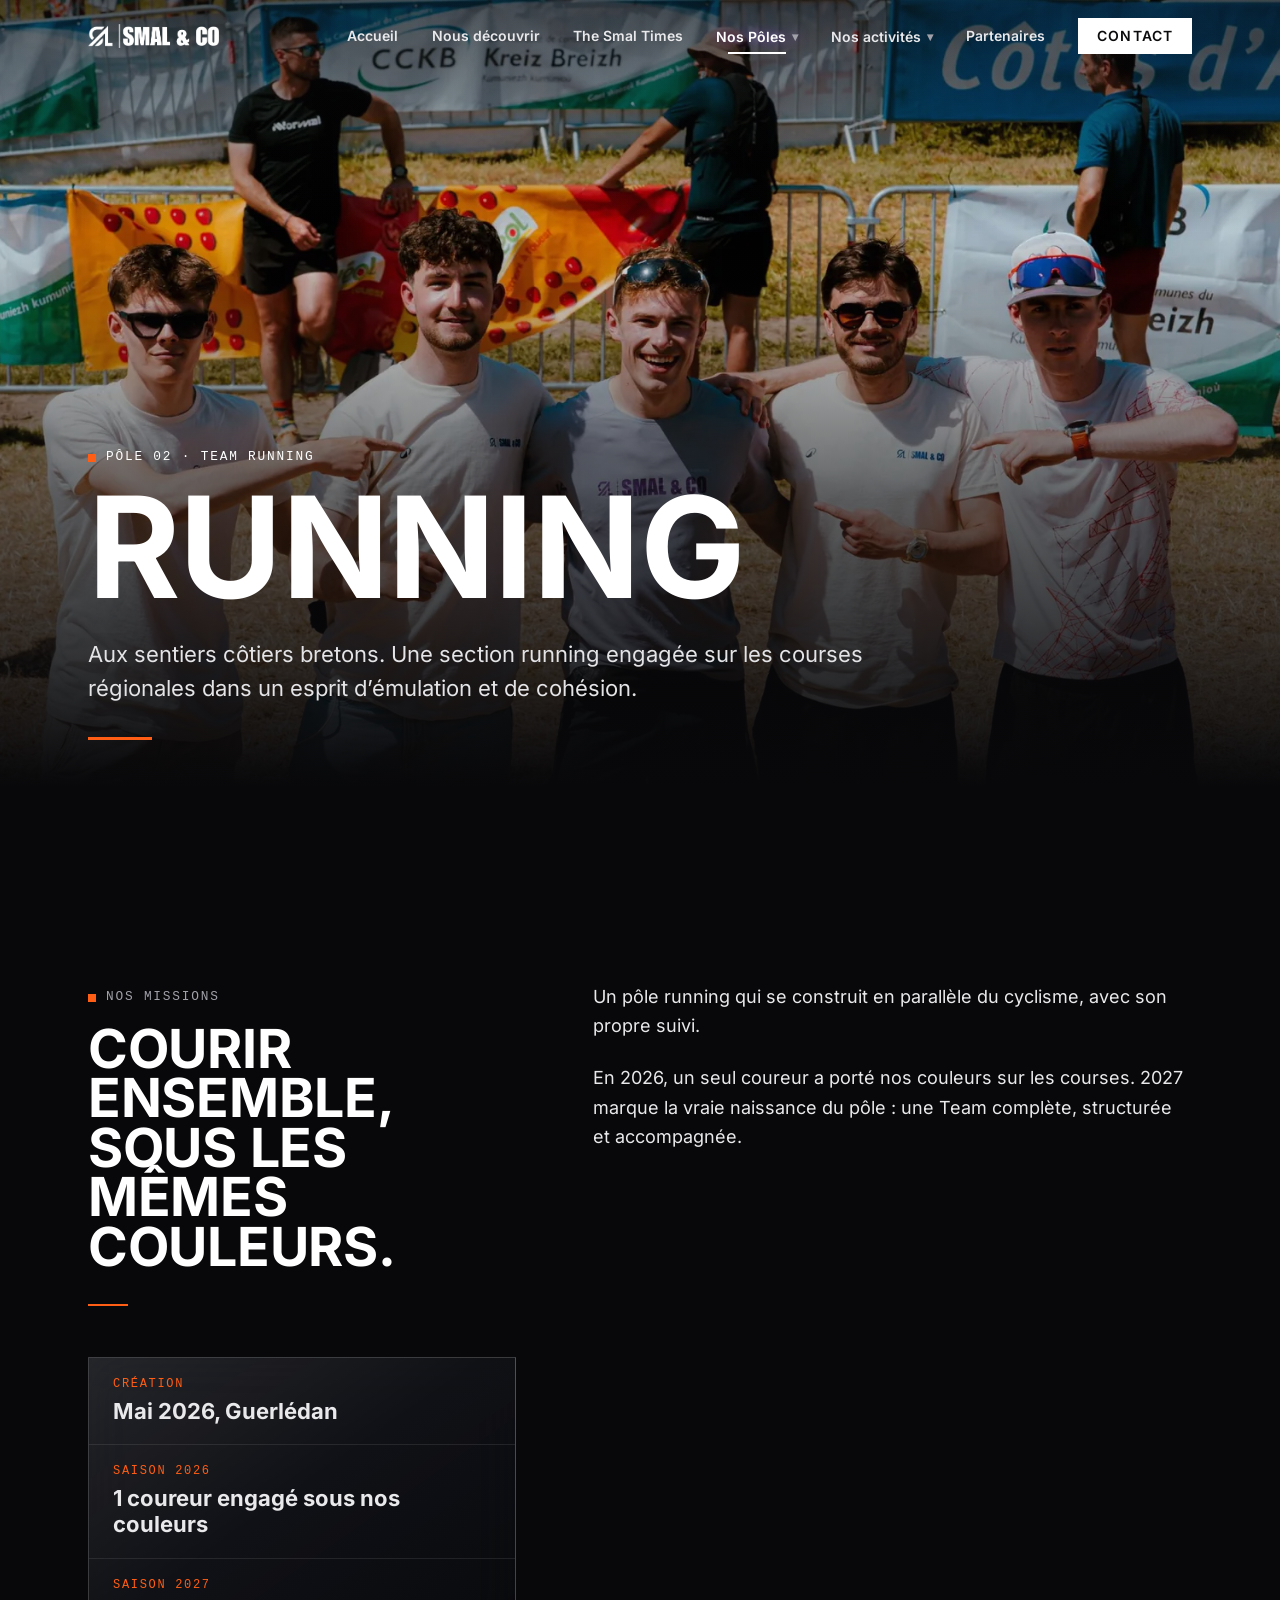
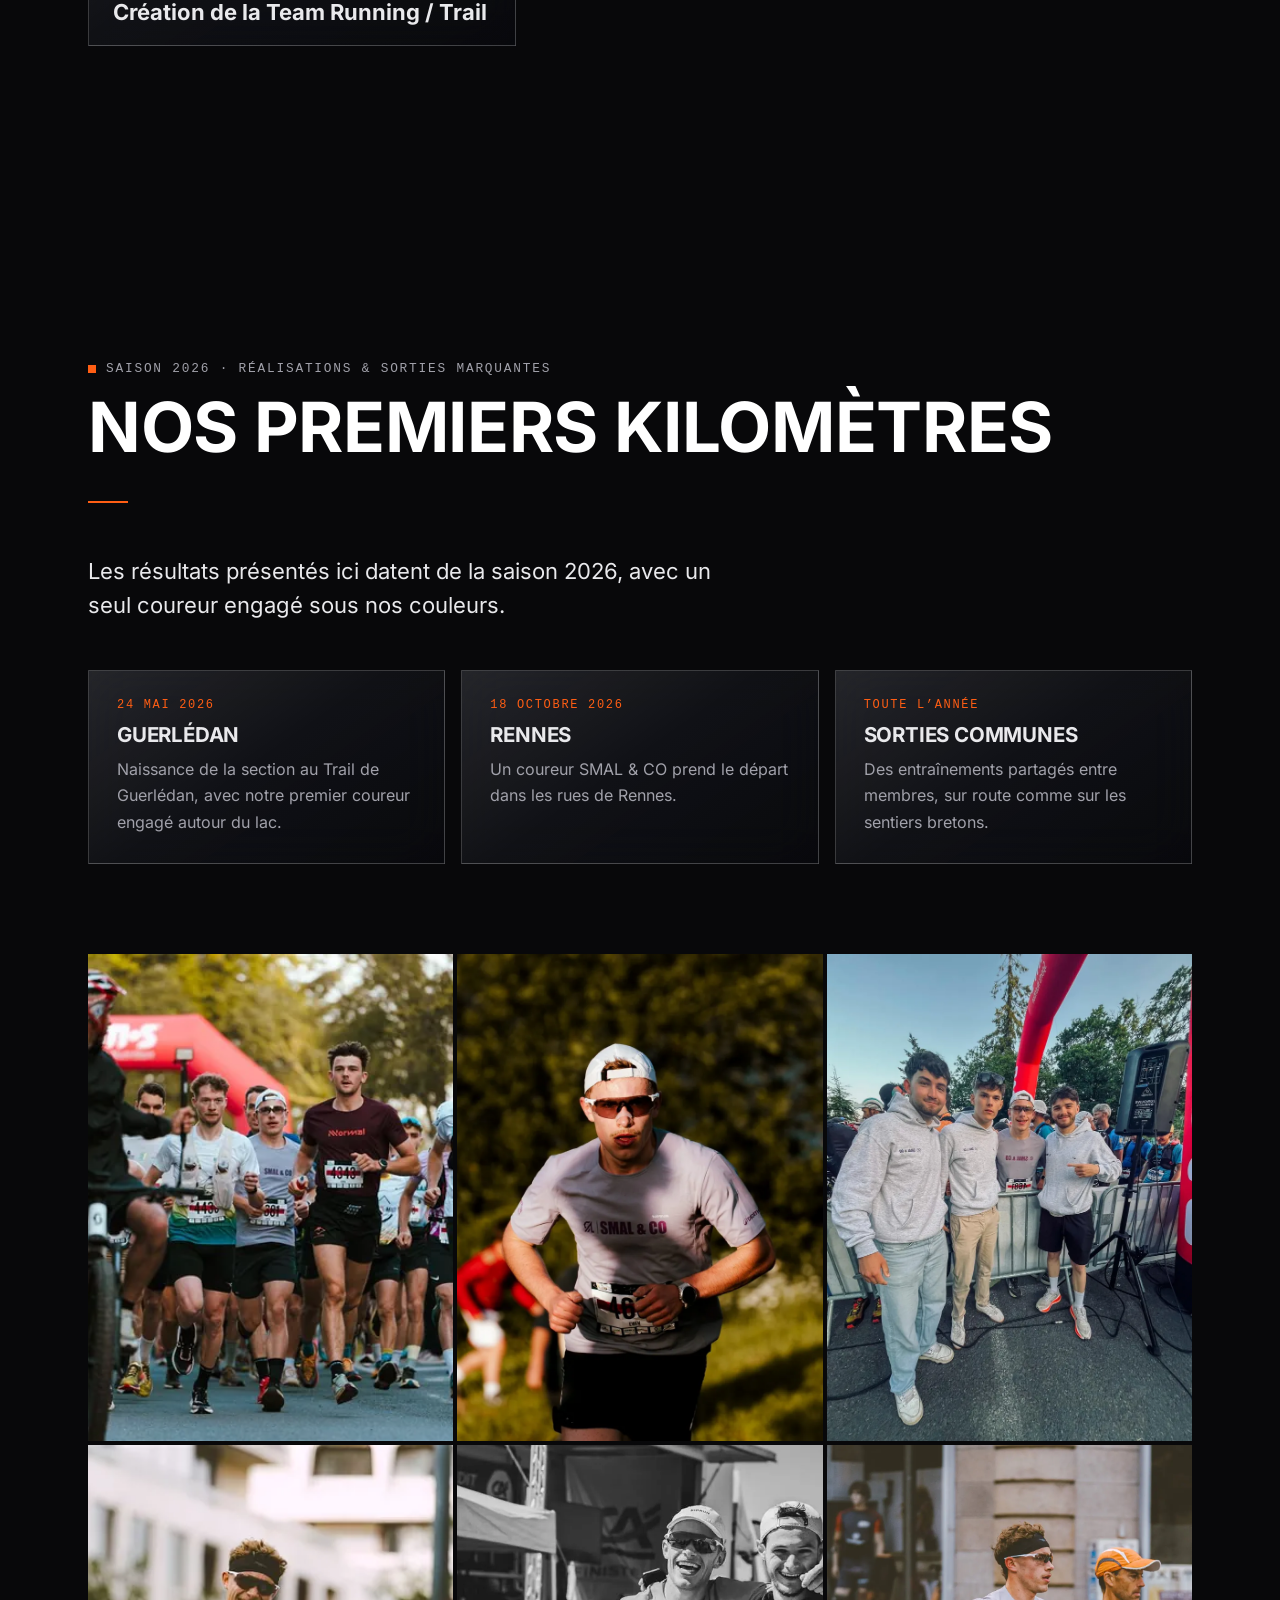
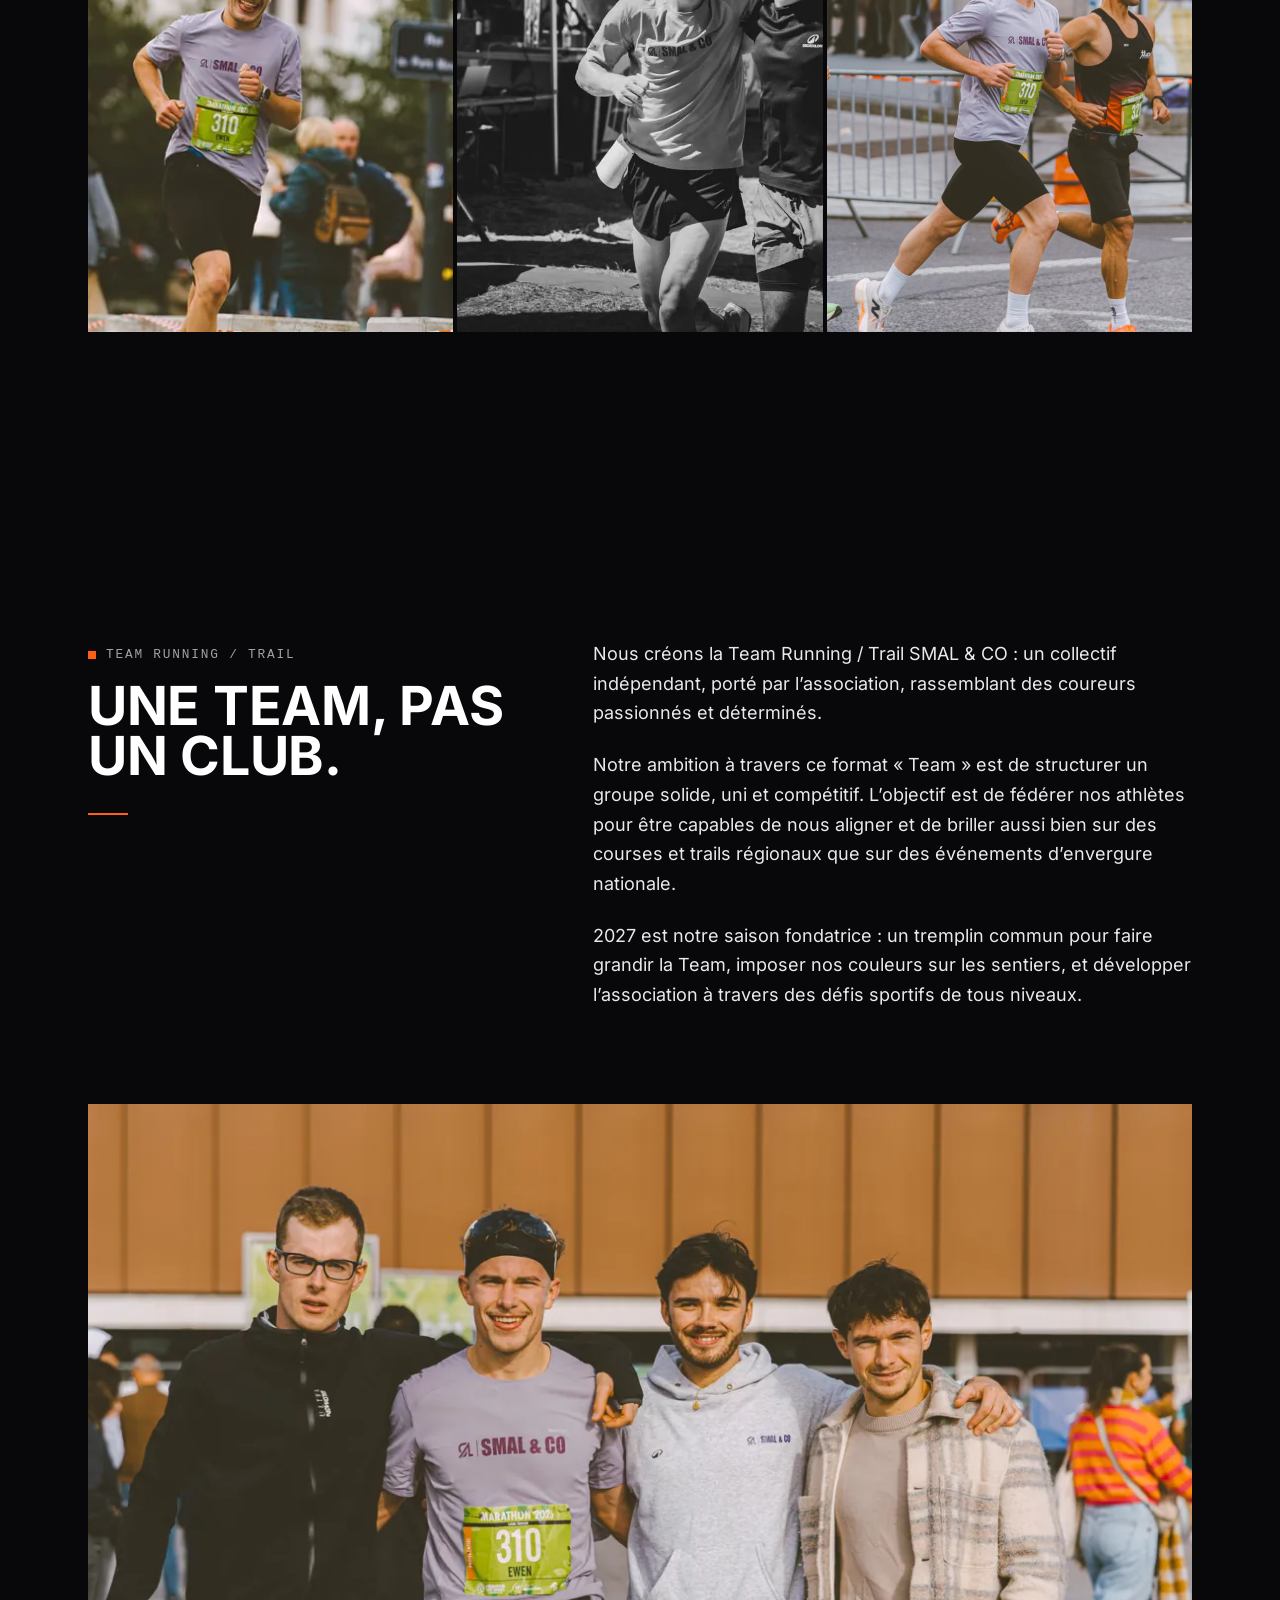
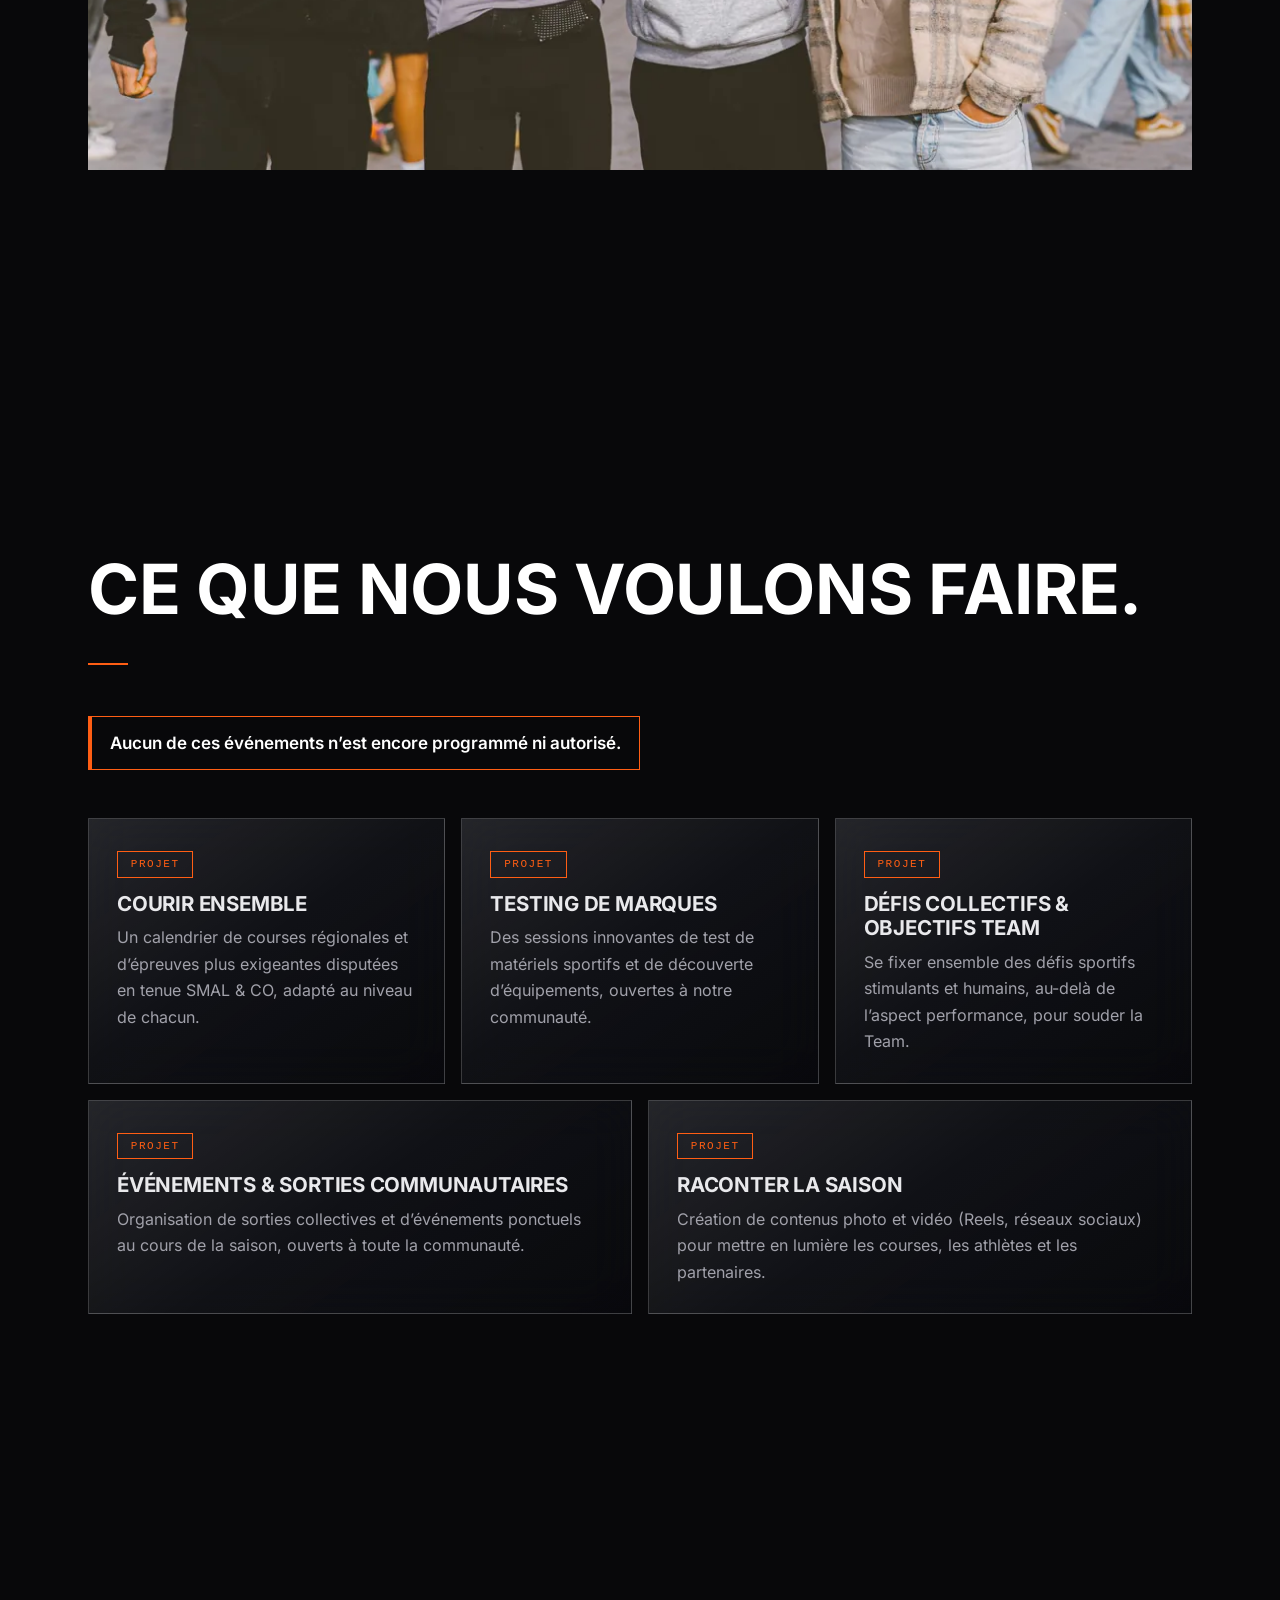
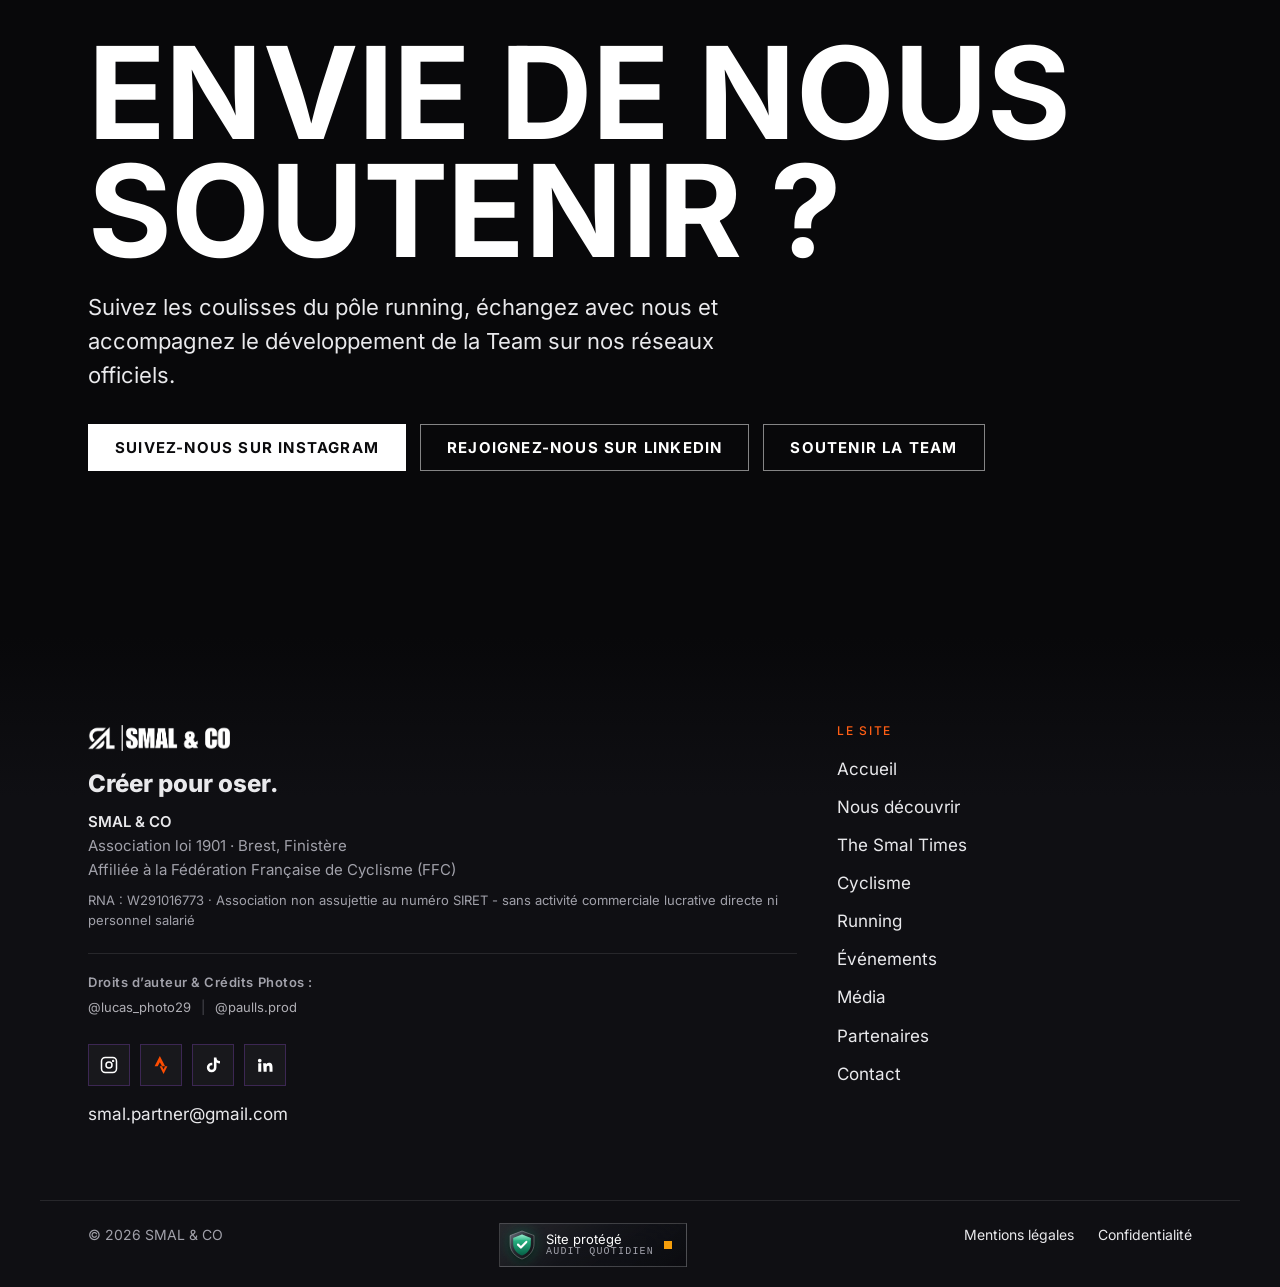
<file: running.html>
<!doctype html>
<html lang="fr">
<head>
<meta charset="utf-8">
<meta name="viewport" content="width=device-width, initial-scale=1">
<meta name="robots" content="noindex, nofollow">
<title>Running — SMAL &amp; CO</title>
<meta name="description" content="La Team Running / Trail SMAL & CO : un effectif resserré de coureurs brestois, du niveau régional au national, pour une saison fondatrice en 2027.">
<meta name="theme-color" content="#111215">
<link rel="icon" href="logos/smal-mark.png" type="image/png">
<link rel="canonical" href="https://smal-co-web.netlify.app/running.html">
<meta property="og:type" content="website">
<meta property="og:locale" content="fr_FR">
<meta property="og:site_name" content="SMAL &amp; CO">
<meta property="og:title" content="Running — SMAL &amp; CO">
<meta property="og:description" content="La Team Running / Trail SMAL & CO : un effectif resserré de coureurs brestois, du niveau régional au national, pour une saison fondatrice en 2027.">
<meta property="og:url" content="https://smal-co-web.netlify.app/running.html">
<meta property="og:image" content="https://smal-co-web.netlify.app/img/og-default.jpg">
<meta property="og:image:width" content="1200">
<meta property="og:image:height" content="630">
<meta name="twitter:card" content="summary_large_image">
<meta name="twitter:title" content="Running — SMAL &amp; CO">
<meta name="twitter:description" content="La Team Running / Trail SMAL & CO : un effectif resserré de coureurs brestois, du niveau régional au national, pour une saison fondatrice en 2027.">
<meta name="twitter:image" content="https://smal-co-web.netlify.app/img/og-default.jpg">
<link rel="manifest" href="site.webmanifest">
<link rel="preload" href="fonts/inter-variable.woff2" as="font" type="font/woff2" crossorigin>
<link rel="stylesheet" href="assets/site.css">
<script>document.documentElement.classList.add('js')</script>
</head>
<body class="pole-running">
<a class="skip" href="#contenu">Aller au contenu</a>

<header class="top" data-header>
 <div class="wrap top-in">
  <a class="brand" href="/" aria-label="SMAL & CO, accueil"><img src="logos/smal-co-blanc.png" alt="SMAL & CO" width="682" height="125"></a>
  <nav id="menu" class="nav" aria-label="Navigation principale">
   <a href="/">Accueil</a>
   <a href="/qui-sommes-nous.html">Nous découvrir</a>
   <a href="/smal-times.html">The Smal Times</a>
   <div class="nav-dd">
    <button class="nav-dd-toggle active" type="button" aria-expanded="false" aria-controls="nav-poles">Nos Pôles <span class="chevron-down" aria-hidden="true">▾</span></button>
    <div class="dropdown-menu" id="nav-poles">
    <a class="dropdown-item" href="/cyclisme.html"><span class="dropdown-item-badge">PÔLE 01</span><span class="dropdown-item-title">Team SMAL &amp; CO Cycling</span></a>
    <a class="dropdown-item active" aria-current="page" href="/running.html"><span class="dropdown-item-badge">PÔLE 02</span><span class="dropdown-item-title">Team SMAL &amp; CO Running</span></a>
    </div>
   </div>
   <div class="nav-dd">
    <button class="nav-dd-toggle" type="button" aria-expanded="false" aria-controls="nav-activites">Nos activités <span class="chevron-down" aria-hidden="true">▾</span></button>
    <div class="dropdown-menu" id="nav-activites">
    <a class="dropdown-item" href="/evenements.html"><span class="dropdown-item-badge">COMMUNAUTÉ</span><span class="dropdown-item-title">Événements &amp; Social Rides</span></a>
    <a class="dropdown-item" href="/communication.html"><span class="dropdown-item-badge">STUDIO</span><span class="dropdown-item-title">Média &amp; Création de contenu</span></a>
    </div>
   </div>
   <a href="/partenaires.html">Partenaires</a>
   <a class="btn btn-small" href="/contact.html">Contact</a>
  </nav>
  <button class="burger" type="button" aria-expanded="false" aria-controls="menu" data-burger><span class="sr">Menu</span><i></i><i></i></button>
 </div>
</header>

<main id="contenu">
<section class="phead phead-photo">
 <img class="phead-bg" width="1600" height="965" src="img/guerledan-ewen.webp" alt="Au Trail de Guerlédan, Ewen Premel au centre, désigné du doigt par les membres de SMAL & CO" style="object-position:center 45%" fetchpriority="high">
 <img class="phead-panther" src="img/da/panthere-running.webp" width="320" height="226" alt="" aria-hidden="true">
 <div class="wrap">
  <p class="eyebrow">Pôle 02 · Team running</p>
  <h1 class="h-xl">Running</h1>
  <p class="lead">Aux sentiers côtiers bretons. Une section running engagée sur les courses régionales dans un esprit d’émulation et de cohésion.</p>
 </div>
</section>

<section class="sec">
 <div class="wrap cols">
  <div>
   <p class="rv eyebrow" data-reveal>Nos missions</p>
   <h2 class="rv h-lg" data-reveal>Courir ensemble, sous les mêmes couleurs.</h2>
   <dl class="rv facts" data-reveal>
    <div><dt>Création</dt><dd>Mai 2026, Guerlédan</dd></div>
    <div><dt>Saison 2026</dt><dd>1 coureur engagé sous nos couleurs</dd></div>
    <div><dt>Saison 2027</dt><dd>Création de la Team Running / Trail</dd></div>
   </dl>
  </div>
  <div class="rv prose" data-reveal>
   <p>Un pôle running qui se construit en parallèle du cyclisme, avec son propre suivi.</p>
   <p>En 2026, un seul coureur a porté nos couleurs sur les courses. 2027 marque la vraie naissance du pôle : une Team complète, structurée et accompagnée.</p>
  </div>
 </div>
</section>

<section class="sec sec-alt" id="saison-2026">
 <div class="wrap">
  <p class="rv eyebrow" data-reveal>Saison 2026 · Réalisations & sorties marquantes</p>
  <h2 class="rv h-lg" data-reveal>Nos premiers kilomètres</h2>
  <p class="rv lead" data-reveal style="margin-bottom:clamp(28px,4vw,48px)">Les résultats présentés ici datent de la saison 2026, avec un seul coureur engagé sous nos couleurs.</p>
  <ul class="list-cards">
   <li class="rv" data-reveal><time>24 mai 2026</time><h3>Guerlédan</h3><p>Naissance de la section au Trail de Guerlédan, avec notre premier coureur engagé autour du lac.</p></li>
   <li class="rv" data-reveal style="--d:80ms"><time>18 octobre 2026</time><h3>Rennes</h3><p>Un coureur SMAL & CO prend le départ dans les rues de Rennes.</p></li>
   <li class="rv" data-reveal style="--d:160ms"><time>Toute l’année</time><h3>Sorties communes</h3><p>Des entraînements partagés entre membres, sur route comme sur les sentiers bretons.</p></li>
  </ul>
  <div class="mosaic mosaic-6">
   <img width="800" height="450" src="img/guerledan1.webp" alt="Départ de la course de Guerlédan" loading="lazy" decoding="async">
   <img width="800" height="1400" src="img/run-maillot.webp" alt="Ewen Premel en course au Trail de Guerlédan, maillot SMAL & CO" loading="lazy" decoding="async">
   <img width="800" height="1067" src="img/running-guerledan-group.webp" alt="Équipe SMAL & CO au départ à Guerlédan" loading="lazy" decoding="async">
   <img width="800" height="460" src="img/rennes2.webp" alt="Coureur SMAL & CO à Rennes" loading="lazy" decoding="async">
   <img width="1179" height="786" src="img/running/team-duo-1179.webp" alt="Deux coureurs de la Team SMAL & CO, hilares, bras dessus bras dessous après une course (photo noir et blanc)" loading="lazy" decoding="async">
   <img width="1080" height="1920" src="img/running/run-action-2-1080.webp" alt="Un coureur SMAL & CO en tee-shirt gris, dossard 310, au coude à coude avec un autre coureur" loading="lazy" decoding="async">
  </div>
 </div>
</section>

<!-- Team : une Team, pas un club -->
<section class="sec" id="team">
 <div class="wrap">
  <div class="cols">
   <div>
    <p class="rv eyebrow" data-reveal>Team Running / Trail</p>
    <h2 class="rv h-lg" data-reveal>Une Team, pas un club.</h2>
   </div>
   <div class="rv prose" data-reveal>
    <p>Nous créons la Team Running / Trail SMAL & CO : un collectif indépendant, porté par l’association, rassemblant des coureurs passionnés et déterminés.</p>
    <p>Notre ambition à travers ce format « Team » est de structurer un groupe solide, uni et compétitif. L’objectif est de fédérer nos athlètes pour être capables de nous aligner et de briller aussi bien sur des courses et trails régionaux que sur des événements d’envergure nationale.</p>
    <p>2027 est notre saison fondatrice : un tremplin commun pour faire grandir la Team, imposer nos couleurs sur les sentiers, et développer l’association à travers des défis sportifs de tous niveaux.</p>
   </div>
  </div>
  <img class="rv run-band" data-reveal width="1200" height="675" src="img/running/team-rennes.webp" alt="Quatre membres de SMAL & CO bras dessus bras dessous au marathon de Rennes, dont Ewen Premel avec son dossard 310 et le tee-shirt de l’association" style="object-position:center 30%" loading="lazy" decoding="async">
 </div>
</section>

<!-- AMBITIONS 2027 -->
<section class="sec sec-alt" id="ambitions">
 <div class="wrap">
  <p class="rv eyebrow" data-reveal>Ambitions 2027</p>
  <h2 class="rv h-lg" data-reveal>Ce que nous voulons faire.</h2>
  <p class="rv run-notice" data-reveal>Aucun de ces événements n’est encore programmé ni autorisé.</p>
  <ul class="list-cards run-stack">
   <li class="rv" data-reveal><span class="offer-pill">Projet</span><h3>Courir ensemble</h3><p>Un calendrier de courses régionales et d’épreuves plus exigeantes disputées en tenue SMAL & CO, adapté au niveau de chacun.</p></li>
   <li class="rv" data-reveal style="--d:80ms"><span class="offer-pill">Projet</span><h3>Testing de marques</h3><p>Des sessions innovantes de test de matériels sportifs et de découverte d’équipements, ouvertes à notre communauté.</p></li>
   <li class="rv" data-reveal style="--d:160ms"><span class="offer-pill">Projet</span><h3>Défis collectifs & objectifs Team</h3><p>Se fixer ensemble des défis sportifs stimulants et humains, au-delà de l’aspect performance, pour souder la Team.</p></li>
   <li class="rv" data-reveal style="--d:240ms"><span class="offer-pill">Projet</span><h3>Événements & sorties communautaires</h3><p>Organisation de sorties collectives et d’événements ponctuels au cours de la saison, ouverts à toute la communauté.</p></li>
   <li class="rv" data-reveal style="--d:320ms"><span class="offer-pill">Projet</span><h3>Raconter la saison</h3><p>Création de contenus photo et vidéo (Reels, réseaux sociaux) pour mettre en lumière les courses, les athlètes et les partenaires.</p></li>
  </ul>
 </div>
</section>

<section class="cta-final">
 <div class="wrap">
  <h2 class="rv h-xl" data-reveal>Envie de nous soutenir ?</h2>
  <p class="rv lead" data-reveal>Suivez les coulisses du pôle running, échangez avec nous et accompagnez le développement de la Team sur nos réseaux officiels.</p>
  <div class="rv cta-row" data-reveal><a class="btn" href="https://www.instagram.com/smal__co" target="_blank" rel="noopener noreferrer">Suivez-nous sur Instagram</a><a class="btn btn-ghost" href="https://www.linkedin.com/in/smal-co-a187363a7" target="_blank" rel="noopener noreferrer">Rejoignez-nous sur LinkedIn</a><a class="btn btn-ghost" href="/partenaires.html#sponsor-titre">Soutenir la Team</a></div>
 </div>
</section>
</main>

<footer class="foot">
 <div class="wrap foot-in">
  <div>
   <img class="foot-logo" src="logos/smal-co-blanc.png" alt="SMAL & CO" width="682" height="125" loading="lazy" decoding="async">
   <p class="foot-sig">Créer pour oser.</p>
   <div class="footer-legal-info">
    <p class="association-name">SMAL &amp; CO</p>
    <p>Association loi 1901 · Brest, Finistère</p>
    <p>Affiliée à la Fédération Française de Cyclisme (FFC)</p>
    <p class="legal-registration">RNA : W291016773 · Association non assujettie au numéro SIRET - sans activité commerciale lucrative directe ni personnel salarié</p>
   </div>
   <div class="footer-copyright-section">
    <span class="copyright-title">Droits d’auteur &amp; Crédits Photos :</span>
    <div class="copyright-links">
     <a href="https://instagram.com/lucas_photo29" target="_blank" rel="noopener noreferrer" class="insta-credit">@lucas_photo29</a>
     <span class="separator" aria-hidden="true">|</span>
     <a href="https://instagram.com/paulls.prod" target="_blank" rel="noopener noreferrer" class="insta-credit">@paulls.prod</a>
    </div>
   </div>
   <div class="soc-row"><a class="soc-ico soc-ig" href="https://www.instagram.com/smal__co/" target="_blank" rel="noopener noreferrer" aria-label="Instagram" data-tip="Instagram"><svg viewBox="0 0 24 24" width="18" height="18" fill="none" stroke="currentColor" stroke-width="2" stroke-linecap="round" stroke-linejoin="round" aria-hidden="true"><rect x="2" y="2" width="20" height="20" rx="5"/><circle cx="12" cy="12" r="4"/><circle cx="17.5" cy="6.5" r=".6" fill="currentColor"/></svg></a><a class="soc-ico soc-st" href="https://www.strava.com/clubs/smal__co" target="_blank" rel="noopener noreferrer" aria-label="Strava" data-tip="Strava"><svg viewBox="0 0 24 24" width="18" height="18" fill="currentColor" aria-hidden="true"><path d="M15.39 17.94l-2.09-4.12h-3.07L15.39 24l5.15-10.18h-3.07m-7-5.6l2.84 5.6h4.17L10.46 0l-7 13.82h4.17"/></svg></a><a class="soc-ico soc-tt" href="https://www.tiktok.com/@smal__co" target="_blank" rel="noopener noreferrer" aria-label="TikTok" data-tip="TikTok"><svg viewBox="0 0 24 24" width="18" height="18" fill="currentColor" aria-hidden="true"><path d="M16.6 2h-3.4v13.4a3 3 0 1 1-3-3c.3 0 .6 0 .9.1V9a6.4 6.4 0 1 0 5.5 6.4V8.6a8 8 0 0 0 4.7 1.5V6.7a4.7 4.7 0 0 1-4.7-4.7z"/></svg></a><a class="soc-ico soc-li" href="https://www.linkedin.com/in/smal-co-a187363a7" target="_blank" rel="noopener noreferrer" aria-label="LinkedIn" data-tip="LinkedIn"><svg viewBox="0 0 24 24" width="18" height="18" fill="currentColor" aria-hidden="true"><path d="M4.98 3.5a2.5 2.5 0 1 1 0 5 2.5 2.5 0 0 1 0-5zM3 9.5h4V21H3zM9.5 9.5h3.8v1.6h.1c.5-1 1.8-2 3.8-2 4 0 4.8 2.6 4.8 6V21h-4v-5.2c0-1.3 0-2.9-1.8-2.9s-2 1.4-2 2.8V21h-4z"/></svg></a></div>
   <p><a href="/contact.html" data-u="smal.partner" data-d="gmail.com">smal.partner [arobase] gmail.com</a></p>
  </div>
  <nav aria-label="Pied de page">
   <h2 class="foot-h">Le site</h2>
   <ul><li><a href="/">Accueil</a></li><li><a href="/qui-sommes-nous.html">Nous découvrir</a></li><li><a href="/smal-times.html">The Smal Times</a></li><li><a href="/cyclisme.html">Cyclisme</a></li><li><a href="/running.html">Running</a></li><li><a href="/evenements.html">Événements</a></li><li><a href="/communication.html">Média</a></li><li><a href="/partenaires.html">Partenaires</a></li><li><a href="/contact.html">Contact</a></li></ul>
  </nav>
 </div>
 <div class="wrap foot-bar"><span>© 2026 SMAL & CO</span><div class="sec-glass" data-sec><button class="sec-chip" type="button" aria-expanded="false" aria-controls="sec-panel"><svg class="sec-shield" viewBox="0 0 28 30" aria-hidden="true"><defs><linearGradient id="secG1" x1="0" y1="0" x2="1" y2="1"><stop offset="0" stop-color="#6b7280"/><stop offset=".45" stop-color="#262930"/><stop offset="1" stop-color="#0b0c0f"/></linearGradient><linearGradient id="secG2" x1="0" y1="0" x2="0" y2="1"><stop offset="0" stop-color="#34d399"/><stop offset="1" stop-color="#065f46"/></linearGradient><linearGradient id="secG3" x1="0" y1="0" x2="0" y2="1"><stop offset="0" stop-color="#fff" stop-opacity=".5"/><stop offset="1" stop-color="#fff" stop-opacity="0"/></linearGradient></defs><path d="M14 1l12 4.5v8.2c0 7.3-5 12.9-12 15.3C7 26.6 2 21 2 13.7V5.5z" fill="url(#secG1)" stroke="rgba(255,255,255,.35)" stroke-width=".8"/><path d="M14 4.6l8.8 3.3v6c0 5.4-3.6 9.6-8.8 11.5-5.2-1.9-8.8-6.1-8.8-11.5v-6z" fill="url(#secG2)"/><path d="M14 4.6l8.8 3.3v3.4C18 9.6 10 9.6 5.2 11.3V7.9z" fill="url(#secG3)"/><path d="M10 14.6l2.9 2.9 5.4-5.6" fill="none" stroke="#fff" stroke-width="2.2" stroke-linecap="round" stroke-linejoin="round"/></svg><span class="sec-chip-txt"><span data-sec-label>Site protégé</span><small>Audit quotidien</small></span><span class="sec-dot" aria-hidden="true"></span></button><div class="sec-panel" id="sec-panel" role="dialog" aria-label="Transparence sécurité" hidden><p class="sec-panel-h" data-sec-title>Site protégé &amp; vérifié</p><p class="sec-panel-date" data-sec-date>Chargement du dernier contrôle…</p><ul class="sec-panel-list" data-sec-list></ul><a href="https://github.com/Maattyeux/smal-co-site/actions/workflows/securite.yml" target="_blank" rel="noopener noreferrer">Vérifier l’historique des contrôles</a></div></div><span class="foot-legal"><a href="/mentions-legales.html">Mentions légales</a><a href="/confidentialite.html">Confidentialité</a></span></div>
</footer>

<script src="assets/site.js" defer></script>
</body>
</html>
</file>
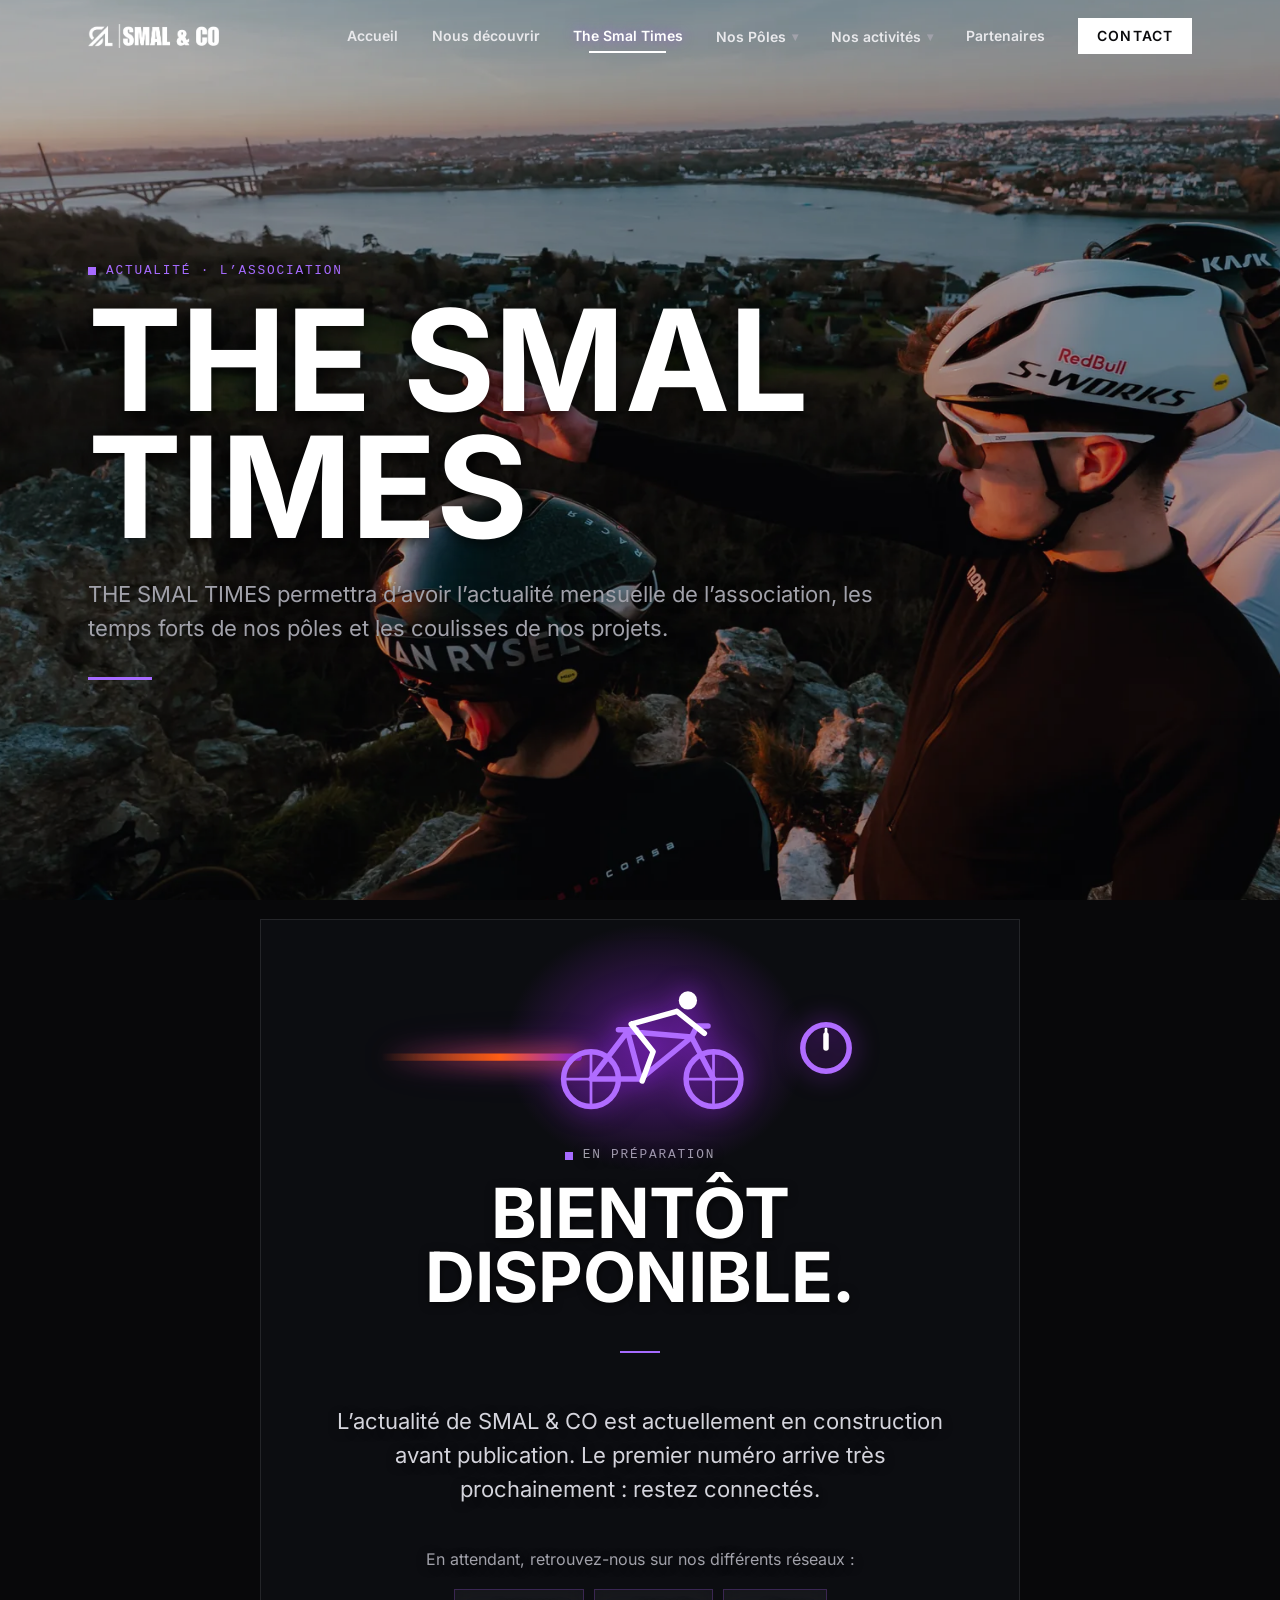
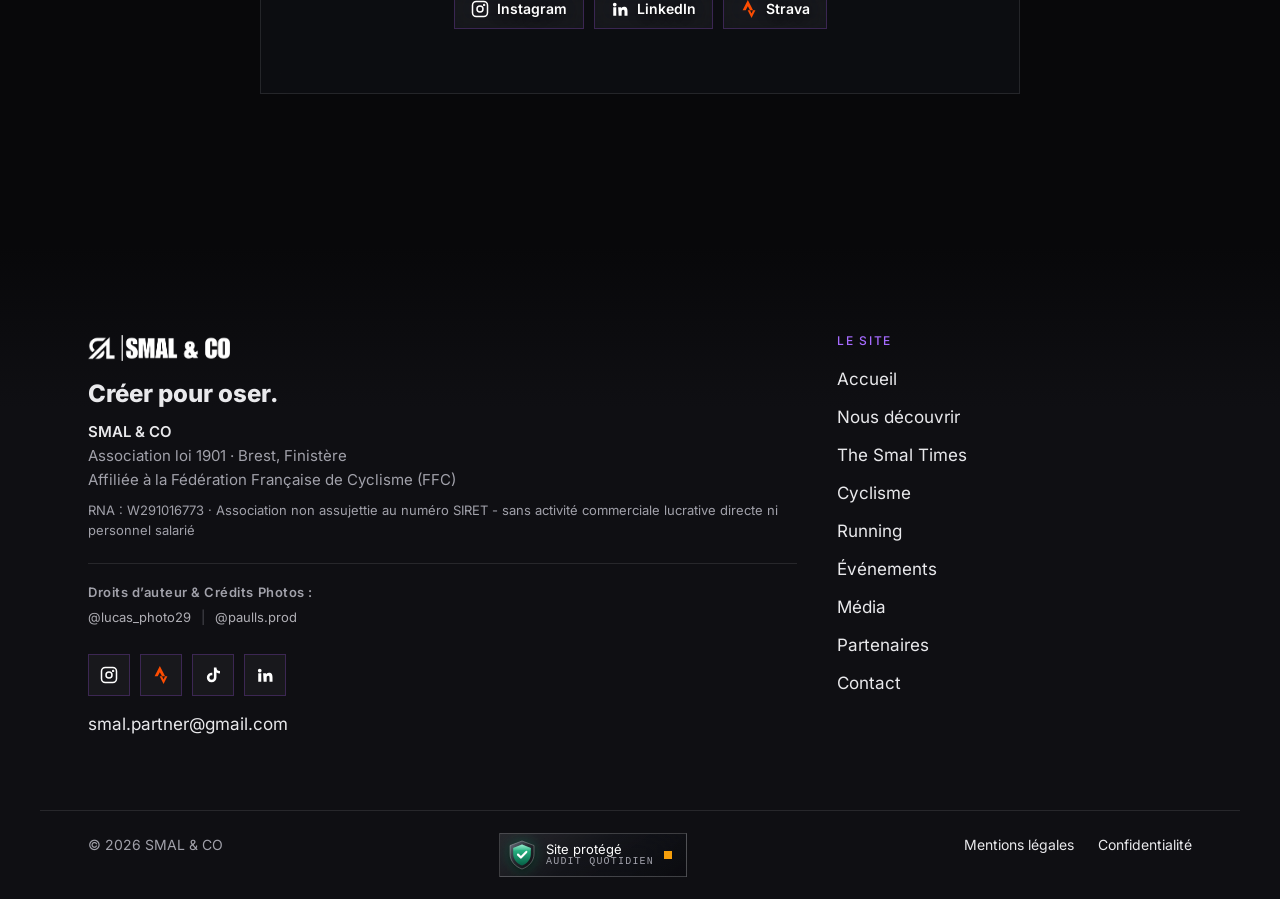
<file: smal-times.html>
<!doctype html>
<html lang="fr">
<head>
<meta charset="utf-8">
<meta name="viewport" content="width=device-width, initial-scale=1">
<meta name="robots" content="noindex, nofollow">
<title>THE SMAL TIMES — SMAL & CO</title>
<meta name="description" content="THE SMAL TIMES, l’actualité mensuelle de SMAL & CO : les temps forts de nos pôles et les coulisses de nos projets. Rubrique en préparation.">
<meta name="theme-color" content="#111215">
<link rel="icon" href="logos/smal-mark.png" type="image/png">
<link rel="canonical" href="https://smal-co-web.netlify.app/smal-times.html">
<meta property="og:type" content="website">
<meta property="og:locale" content="fr_FR">
<meta property="og:site_name" content="SMAL &amp; CO">
<meta property="og:title" content="THE SMAL TIMES — SMAL & CO">
<meta property="og:description" content="THE SMAL TIMES, l’actualité mensuelle de SMAL & CO : les temps forts de nos pôles et les coulisses de nos projets. Rubrique en préparation.">
<meta property="og:url" content="https://smal-co-web.netlify.app/smal-times.html">
<meta property="og:image" content="https://smal-co-web.netlify.app/img/og-default.jpg">
<meta property="og:image:width" content="1200">
<meta property="og:image:height" content="630">
<meta name="twitter:card" content="summary_large_image">
<meta name="twitter:title" content="THE SMAL TIMES — SMAL & CO">
<meta name="twitter:description" content="THE SMAL TIMES, l’actualité mensuelle de SMAL & CO : les temps forts de nos pôles et les coulisses de nos projets. Rubrique en préparation.">
<meta name="twitter:image" content="https://smal-co-web.netlify.app/img/og-default.jpg">
<link rel="manifest" href="site.webmanifest">
<link rel="preload" href="fonts/inter-variable.woff2" as="font" type="font/woff2" crossorigin>
<link rel="stylesheet" href="assets/site.css">
<script>document.documentElement.classList.add('js')</script>
</head>
<body>
<a class="skip" href="#contenu">Aller au contenu</a>

<header class="top" data-header>
 <div class="wrap top-in">
  <a class="brand" href="/" aria-label="SMAL & CO, accueil"><img src="logos/smal-co-blanc.png" alt="SMAL & CO" width="682" height="125"></a>
  <nav id="menu" class="nav" aria-label="Navigation principale">
   <a href="/">Accueil</a>
   <a href="/qui-sommes-nous.html">Nous découvrir</a>
   <a class="active" aria-current="page" href="/smal-times.html">The Smal Times</a>
   <div class="nav-dd">
    <button class="nav-dd-toggle" type="button" aria-expanded="false" aria-controls="nav-poles">Nos Pôles <span class="chevron-down" aria-hidden="true">▾</span></button>
    <div class="dropdown-menu" id="nav-poles">
    <a class="dropdown-item" href="/cyclisme.html"><span class="dropdown-item-badge">PÔLE 01</span><span class="dropdown-item-title">Team SMAL &amp; CO Cycling</span></a>
    <a class="dropdown-item" href="/running.html"><span class="dropdown-item-badge">PÔLE 02</span><span class="dropdown-item-title">Team SMAL &amp; CO Running</span></a>
    </div>
   </div>
   <div class="nav-dd">
    <button class="nav-dd-toggle" type="button" aria-expanded="false" aria-controls="nav-activites">Nos activités <span class="chevron-down" aria-hidden="true">▾</span></button>
    <div class="dropdown-menu" id="nav-activites">
    <a class="dropdown-item" href="/evenements.html"><span class="dropdown-item-badge">COMMUNAUTÉ</span><span class="dropdown-item-title">Événements &amp; Social Rides</span></a>
    <a class="dropdown-item" href="/communication.html"><span class="dropdown-item-badge">STUDIO</span><span class="dropdown-item-title">Média &amp; Création de contenu</span></a>
    </div>
   </div>
   <a href="/partenaires.html">Partenaires</a>
   <a class="btn btn-small" href="/contact.html">Contact</a>
  </nav>
  <button class="burger" type="button" aria-expanded="false" aria-controls="menu" data-burger><span class="sr">Menu</span><i></i><i></i></button>
 </div>
</header>

<main id="contenu">
<!-- Fond fixe : net en haut, puis flou + voile progressifs au défilement (--b posé par site.js) -->
<div class="backdrop backdrop-linkmail" data-backdrop="500" aria-hidden="true">
 <img class="backdrop-img" width="1920" height="1081" src="img/fond-linkmail.webp" alt="" fetchpriority="high">
 <img class="backdrop-img backdrop-blur" width="1920" height="1081" src="img/fond-linkmail.webp" alt="">
 <div class="backdrop-veil"></div>
</div>
<section class="phead phead-over">
 <div class="wrap">
  <p class="eyebrow">Actualité · L’association</p>
  <h1 class="h-xl">THE SMAL TIMES</h1>
  <p class="lead">THE SMAL TIMES permettra d’avoir l’actualité mensuelle de l’association, les temps forts de nos pôles et les coulisses de nos projets.</p>
 </div>
</section>

<!-- EN CONSTRUCTION -->
<section class="sec">
 <div class="wrap">
  <div class="rv soon-card" data-reveal role="status">
   <div class="soon-anim" aria-hidden="true">
    <div class="success-rider-wrap soon-rider">
      <div class="success-glow"></div>
      <span class="success-spark"></span><span class="success-spark"></span><span class="success-spark"></span><span class="success-spark"></span><span class="success-spark"></span>
      <svg class="success-bike" viewBox="0 0 120 70" width="220" height="128" fill="none" stroke="currentColor" stroke-width="3" stroke-linecap="round" stroke-linejoin="round">
       <defs><linearGradient id="trail-grad" gradientUnits="userSpaceOnUse" x1="-90" x2="18" y1="0" y2="0"><stop offset="0" stop-color="#ff5e14" stop-opacity="0"/><stop offset=".6" stop-color="#ff5e14"/><stop offset="1" stop-color="#8b24d6"/></linearGradient></defs>
       <path class="success-trail" d="M-90 40H18" stroke="url(#trail-grad)" stroke-width="4"/>
       <g class="success-bike-body">
        <g class="success-wheel"><circle cx="25" cy="52" r="15"/><path d="M25 37v30M10 52h30" stroke-width="1.5"/></g>
        <g class="success-wheel"><circle cx="92" cy="52" r="15"/><path d="M92 37v30M77 52h30" stroke-width="1.5"/></g>
        <path d="M25 52h27l-7-26zM45 26l35 3-28 23M80 29l12 23M80 29l3-6h6M40 25h10"/>
        <path d="M47 22l25-7M72 15l15 12M47 22l12 15-6 16" stroke="#fff"/>
        <circle cx="78" cy="9" r="5" fill="#fff" stroke="none"/>
       </g>
      </svg>
    </div>
    <svg class="soon-clock" viewBox="0 0 40 40" width="58" height="58" fill="none" stroke="currentColor" stroke-width="3.8" stroke-linecap="round" stroke-linejoin="round">
     <circle cx="20" cy="20" r="16"/>
     <path class="soon-clock-min" d="M20 20V11" stroke="#fff"/>
     <path class="soon-clock-sec" d="M20 20V7" stroke="#fff" stroke-width="1.9"/>
    </svg>
   </div>
   <p class="eyebrow">En préparation</p>
   <h2 class="h-lg">Bientôt disponible.</h2>
   <p class="lead">L’actualité de SMAL &amp; CO est actuellement en construction avant publication. Le premier numéro arrive très prochainement : restez connectés.</p>
   <p class="soon-socials-t">En attendant, retrouvez-nous sur nos différents réseaux :</p>
   <div class="soc-pills soon-socials">
    <a class="soc-pill soc-ig" href="https://www.instagram.com/smal__co/" target="_blank" rel="noopener noreferrer"><svg viewBox="0 0 24 24" width="18" height="18" fill="none" stroke="currentColor" stroke-width="2" stroke-linecap="round" stroke-linejoin="round" aria-hidden="true"><rect x="2" y="2" width="20" height="20" rx="5"/><circle cx="12" cy="12" r="4"/><circle cx="17.5" cy="6.5" r=".6" fill="currentColor"/></svg><span>Instagram</span></a>
    <a class="soc-pill soc-li" href="https://www.linkedin.com/in/smal-co-a187363a7" target="_blank" rel="noopener noreferrer"><svg viewBox="0 0 24 24" width="18" height="18" fill="currentColor" aria-hidden="true"><path d="M4.98 3.5a2.5 2.5 0 1 1 0 5 2.5 2.5 0 0 1 0-5zM3 9.5h4V21H3zM9.5 9.5h3.8v1.6h.1c.5-1 1.8-2 3.8-2 4 0 4.8 2.6 4.8 6V21h-4v-5.2c0-1.3 0-2.9-1.8-2.9s-2 1.4-2 2.8V21h-4z"/></svg><span>LinkedIn</span></a>
    <a class="soc-pill soc-st" href="https://www.strava.com/clubs/smal__co" target="_blank" rel="noopener noreferrer"><svg viewBox="0 0 24 24" width="18" height="18" fill="currentColor" aria-hidden="true"><path d="M15.39 17.94l-2.09-4.12h-3.07L15.39 24l5.15-10.18h-3.07m-7-5.6l2.84 5.6h4.17L10.46 0l-7 13.82h4.17"/></svg><span>Strava</span></a>
   </div>
  </div>
 </div>
</section>

</main>

<footer class="foot">
 <div class="wrap foot-in">
  <div>
   <img class="foot-logo" src="logos/smal-co-blanc.png" alt="SMAL & CO" width="682" height="125" loading="lazy" decoding="async">
   <p class="foot-sig">Créer pour oser.</p>
   <div class="footer-legal-info">
    <p class="association-name">SMAL &amp; CO</p>
    <p>Association loi 1901 · Brest, Finistère</p>
    <p>Affiliée à la Fédération Française de Cyclisme (FFC)</p>
    <p class="legal-registration">RNA : W291016773 · Association non assujettie au numéro SIRET - sans activité commerciale lucrative directe ni personnel salarié</p>
   </div>
   <div class="footer-copyright-section">
    <span class="copyright-title">Droits d’auteur &amp; Crédits Photos :</span>
    <div class="copyright-links">
     <a href="https://instagram.com/lucas_photo29" target="_blank" rel="noopener noreferrer" class="insta-credit">@lucas_photo29</a>
     <span class="separator" aria-hidden="true">|</span>
     <a href="https://instagram.com/paulls.prod" target="_blank" rel="noopener noreferrer" class="insta-credit">@paulls.prod</a>
    </div>
   </div>
   <div class="soc-row"><a class="soc-ico soc-ig" href="https://www.instagram.com/smal__co/" target="_blank" rel="noopener noreferrer" aria-label="Instagram" data-tip="Instagram"><svg viewBox="0 0 24 24" width="18" height="18" fill="none" stroke="currentColor" stroke-width="2" stroke-linecap="round" stroke-linejoin="round" aria-hidden="true"><rect x="2" y="2" width="20" height="20" rx="5"/><circle cx="12" cy="12" r="4"/><circle cx="17.5" cy="6.5" r=".6" fill="currentColor"/></svg></a><a class="soc-ico soc-st" href="https://www.strava.com/clubs/smal__co" target="_blank" rel="noopener noreferrer" aria-label="Strava" data-tip="Strava"><svg viewBox="0 0 24 24" width="18" height="18" fill="currentColor" aria-hidden="true"><path d="M15.39 17.94l-2.09-4.12h-3.07L15.39 24l5.15-10.18h-3.07m-7-5.6l2.84 5.6h4.17L10.46 0l-7 13.82h4.17"/></svg></a><a class="soc-ico soc-tt" href="https://www.tiktok.com/@smal__co" target="_blank" rel="noopener noreferrer" aria-label="TikTok" data-tip="TikTok"><svg viewBox="0 0 24 24" width="18" height="18" fill="currentColor" aria-hidden="true"><path d="M16.6 2h-3.4v13.4a3 3 0 1 1-3-3c.3 0 .6 0 .9.1V9a6.4 6.4 0 1 0 5.5 6.4V8.6a8 8 0 0 0 4.7 1.5V6.7a4.7 4.7 0 0 1-4.7-4.7z"/></svg></a><a class="soc-ico soc-li" href="https://www.linkedin.com/in/smal-co-a187363a7" target="_blank" rel="noopener noreferrer" aria-label="LinkedIn" data-tip="LinkedIn"><svg viewBox="0 0 24 24" width="18" height="18" fill="currentColor" aria-hidden="true"><path d="M4.98 3.5a2.5 2.5 0 1 1 0 5 2.5 2.5 0 0 1 0-5zM3 9.5h4V21H3zM9.5 9.5h3.8v1.6h.1c.5-1 1.8-2 3.8-2 4 0 4.8 2.6 4.8 6V21h-4v-5.2c0-1.3 0-2.9-1.8-2.9s-2 1.4-2 2.8V21h-4z"/></svg></a></div>
   <p><a href="/contact.html" data-u="smal.partner" data-d="gmail.com">smal.partner [arobase] gmail.com</a></p>
  </div>
  <nav aria-label="Pied de page">
   <h2 class="foot-h">Le site</h2>
   <ul><li><a href="/">Accueil</a></li><li><a href="/qui-sommes-nous.html">Nous découvrir</a></li><li><a href="/smal-times.html">The Smal Times</a></li><li><a href="/cyclisme.html">Cyclisme</a></li><li><a href="/running.html">Running</a></li><li><a href="/evenements.html">Événements</a></li><li><a href="/communication.html">Média</a></li><li><a href="/partenaires.html">Partenaires</a></li><li><a href="/contact.html">Contact</a></li></ul>
  </nav>
 </div>
 <div class="wrap foot-bar"><span>© 2026 SMAL & CO</span><div class="sec-glass" data-sec><button class="sec-chip" type="button" aria-expanded="false" aria-controls="sec-panel"><svg class="sec-shield" viewBox="0 0 28 30" aria-hidden="true"><defs><linearGradient id="secG1" x1="0" y1="0" x2="1" y2="1"><stop offset="0" stop-color="#6b7280"/><stop offset=".45" stop-color="#262930"/><stop offset="1" stop-color="#0b0c0f"/></linearGradient><linearGradient id="secG2" x1="0" y1="0" x2="0" y2="1"><stop offset="0" stop-color="#34d399"/><stop offset="1" stop-color="#065f46"/></linearGradient><linearGradient id="secG3" x1="0" y1="0" x2="0" y2="1"><stop offset="0" stop-color="#fff" stop-opacity=".5"/><stop offset="1" stop-color="#fff" stop-opacity="0"/></linearGradient></defs><path d="M14 1l12 4.5v8.2c0 7.3-5 12.9-12 15.3C7 26.6 2 21 2 13.7V5.5z" fill="url(#secG1)" stroke="rgba(255,255,255,.35)" stroke-width=".8"/><path d="M14 4.6l8.8 3.3v6c0 5.4-3.6 9.6-8.8 11.5-5.2-1.9-8.8-6.1-8.8-11.5v-6z" fill="url(#secG2)"/><path d="M14 4.6l8.8 3.3v3.4C18 9.6 10 9.6 5.2 11.3V7.9z" fill="url(#secG3)"/><path d="M10 14.6l2.9 2.9 5.4-5.6" fill="none" stroke="#fff" stroke-width="2.2" stroke-linecap="round" stroke-linejoin="round"/></svg><span class="sec-chip-txt"><span data-sec-label>Site protégé</span><small>Audit quotidien</small></span><span class="sec-dot" aria-hidden="true"></span></button><div class="sec-panel" id="sec-panel" role="dialog" aria-label="Transparence sécurité" hidden><p class="sec-panel-h" data-sec-title>Site protégé &amp; vérifié</p><p class="sec-panel-date" data-sec-date>Chargement du dernier contrôle…</p><ul class="sec-panel-list" data-sec-list></ul><a href="https://github.com/Maattyeux/smal-co-site/actions/workflows/securite.yml" target="_blank" rel="noopener noreferrer">Vérifier l’historique des contrôles</a></div></div><span class="foot-legal"><a href="/mentions-legales.html">Mentions légales</a><a href="/confidentialite.html">Confidentialité</a></span></div>
</footer>

<script src="assets/site.js" defer></script>
</body>
</html>
</file>
<file: assets/site.css>
﻿/* Inter variable (OFL), auto-hébergée : toutes les graisses 100-900, pas d'appel à Google Fonts */
@font-face{font-family:"SMAL Sans";src:url(../fonts/inter-variable.woff2) format("woff2");font-weight:100 900;font-display:swap}
/* Impact (police système) déclarée pour toutes les graisses : évite le faux gras que le navigateur ajouterait sur font-weight:700/800 */
@font-face{font-family:"SMAL Impact";src:local("Impact");font-weight:100 900}

:root{
  --bg:#111215; --bg-2:#14151a; --panel:#1a1b22;
  --violet:#440A74; --violet-2:#7a3ee0; --violet-3:#b794ff;
  --text:#e2e8f0; --muted:#cbd5e1; --line:rgba(255,255,255,.08);
  --head:#fff; --eyebrow:#a855f7; --lift:0 10px 30px -10px rgba(0,0,0,.5);
  --gold:#d9b25b;
  --sans:"SMAL Sans",-apple-system,BlinkMacSystemFont,"Segoe UI",Roboto,Arial,sans-serif;
  --display:var(--sans); /* sous-titres, cartes, chiffres : Inter */
  --impact:"SMAL Impact",Impact,"Arial Black","SMAL Sans",sans-serif; /* grands titres seulement ; Inter en secours là où Impact manque (Android, Linux) */
  --wrap:1200px; --gut:clamp(20px,5vw,48px); --ease:cubic-bezier(.2,.8,.2,1);
  --sec-y:clamp(80px,12vw,160px); --sec-y-tight:clamp(48px,7vw,96px);
}
*{box-sizing:border-box}
html{scroll-behavior:smooth;-webkit-text-size-adjust:100%;-webkit-font-smoothing:antialiased;-moz-osx-font-smoothing:grayscale;text-rendering:optimizeLegibility}
body{margin:0;background:var(--bg);color:var(--text);font:400 17px/1.65 var(--sans);overflow-x:hidden}
img{max-width:100%;height:auto;display:block}
a{color:inherit}
ul,ol{margin:0;padding:0;list-style:none}
h1,h2,h3,p{margin:0}
:focus-visible{outline:2px solid var(--violet-3);outline-offset:3px;border-radius:4px}
.sr{position:absolute;width:1px;height:1px;overflow:hidden;clip:rect(0 0 0 0);white-space:nowrap}
.skip{position:absolute;left:12px;top:-60px;background:#fff;color:#000;padding:10px 16px;border-radius:8px;z-index:100;transition:top .2s}
.skip:focus{top:12px}
.wrap{width:100%;max-width:var(--wrap);margin:0 auto;padding:0 var(--gut)}
.muted{color:var(--muted)}
.eyebrow{font:600 .8rem/1 var(--sans);letter-spacing:.15em;text-transform:uppercase;color:var(--eyebrow);margin-bottom:20px}
.lead{font-size:clamp(18px,2vw,22px);line-height:1.55;color:var(--text);max-width:46ch}
.h-mega{font:800 clamp(64px,13vw,190px)/.88 var(--display);letter-spacing:-.04em}
.h-xl{font:800 clamp(44px,8vw,104px)/1.05 var(--display);letter-spacing:-.02em;color:var(--head)}
.h-lg{font:800 clamp(32px,5vw,60px)/1.15 var(--display);letter-spacing:-.02em;color:var(--head);margin-bottom:clamp(28px,4vw,56px)}
.h-md{font:700 clamp(22px,2.4vw,30px)/1.15 var(--display);letter-spacing:-.02em;color:var(--head)}

/* Boutons */
.btn{display:inline-flex;align-items:center;justify-content:center;gap:10px;padding:15px 26px;border-radius:999px;background:linear-gradient(135deg,var(--violet-2),var(--violet));color:#fff;font:600 15px/1 var(--sans);text-decoration:none;border:1px solid transparent;box-shadow:0 10px 34px -10px rgba(122,62,224,.7);transition:transform .3s var(--ease),box-shadow .3s var(--ease),background .3s var(--ease),border-color .3s var(--ease)}
.btn:hover{transform:translateY(-2px);box-shadow:0 16px 40px -10px rgba(122,62,224,.9)}
.btn-ghost{background:transparent;border-color:rgba(255,255,255,.28);box-shadow:none}
.btn-ghost:hover{background:rgba(255,255,255,.08);box-shadow:none}
.btn-small{padding:10px 18px;font-size:14px}
.btn-off{background:transparent;border-color:var(--line);color:var(--muted);box-shadow:none;cursor:not-allowed}
.btn-off:hover{transform:none;box-shadow:none}
.cta-row{display:flex;flex-wrap:wrap;gap:14px;margin-top:32px}
.link{color:var(--violet-3);text-underline-offset:4px}
.todo,.todo-inline{display:inline-block;margin-top:12px;padding:4px 10px;border-radius:6px;border:1px dashed var(--gold);color:var(--gold);font:600 12px/1.4 var(--sans);font-style:normal}

/* En-tête */
.top{position:fixed;inset:0 0 auto 0;z-index:50;transition:background .35s,backdrop-filter .35s,border-color .35s;border-bottom:1px solid transparent}
.top.scrolled{background:rgba(17,18,21,.78);backdrop-filter:blur(16px);-webkit-backdrop-filter:blur(16px);border-color:var(--line)}
.top-in{display:flex;align-items:center;justify-content:space-between;height:72px}
.brand img{height:24px;width:auto}
.nav{display:flex;align-items:center;gap:clamp(16px,2.6vw,34px)}
.nav a{text-decoration:none;font:600 14px/1 var(--sans);color:var(--text);position:relative;padding:6px 0}
.nav a:not(.btn)::after{content:"";position:absolute;left:0;right:0;bottom:-2px;height:2px;background:var(--violet-2);transform:scaleX(0);transform-origin:left;transition:transform .3s cubic-bezier(.8,0,.2,1)}
.nav a:not(.btn):hover::after,.nav a[aria-current=page]::after{transform:scaleX(1)}
.nav a.btn{color:#fff}
.burger{display:none;background:none;border:0;width:44px;height:44px;position:relative;cursor:pointer;color:#fff}
.burger i{position:absolute;left:11px;right:11px;height:2px;background:currentColor;border-radius:2px;transition:transform .3s var(--ease)}
.burger i:nth-of-type(1){top:18px}.burger i:nth-of-type(2){top:26px}
.burger[aria-expanded=true] i:nth-of-type(1){transform:translateY(4px) rotate(45deg)}
.burger[aria-expanded=true] i:nth-of-type(2){transform:translateY(-4px) rotate(-45deg)}

/* Hero */
.hero{position:relative;min-height:100svh;display:flex;align-items:flex-end;overflow:hidden;isolation:isolate}
.hero-img{position:absolute;inset:0;width:100%;height:100%;object-fit:cover;z-index:-2;animation:kb 22s ease-out both}
.hero-shade{position:absolute;inset:0;z-index:-1;background:
  radial-gradient(900px 500px at 15% 100%,rgba(68,10,116,.85),transparent 70%),
  linear-gradient(180deg,rgba(17,18,21,.6) 0%,rgba(17,18,21,.35) 40%,rgba(17,18,21,.94) 100%)}
.hero-in{padding-bottom:clamp(64px,10vh,120px);padding-top:140px}
.hero .line{display:block;overflow:hidden;padding-bottom:.06em}
.hero .line>span{display:block;animation:rise 1.1s var(--ease) both;animation-delay:calc(var(--i)*.14s + .2s)}
.hero-lead{margin-top:28px;animation:fade 1s .6s both}
.hero .eyebrow{animation:fade 1s .1s both}
.hero .cta-row{animation:fade 1s .8s both}
.scroll-cue{position:absolute;left:50%;bottom:22px;width:26px;height:42px;border:1.5px solid rgba(255,255,255,.5);border-radius:14px;transform:translateX(-50%)}
.scroll-cue i{position:absolute;left:50%;top:8px;width:3px;height:8px;margin-left:-1.5px;background:#fff;border-radius:2px;animation:cue 1.8s infinite}
@keyframes kb{from{transform:scale(1.12)}to{transform:scale(1)}}
@keyframes rise{from{transform:translateY(105%)}to{transform:none}}
@keyframes fade{from{opacity:0;transform:translateY(14px)}to{opacity:1;transform:none}}
@keyframes cue{0%{opacity:0;transform:translateY(0)}30%{opacity:1}100%{opacity:0;transform:translateY(14px)}}


/* Sections */
.sec{padding:var(--sec-y) 0}
.sec-tight{padding:var(--sec-y-tight) 0}
.manifesto{font:700 clamp(28px,4.6vw,58px)/1.12 var(--display);letter-spacing:-.025em;max-width:22em}
.w{display:inline}
.js [data-words] .w{opacity:.16;transition:opacity .5s ease;transition-delay:calc(var(--i)*28ms)}
.js [data-words].in .w{opacity:1}


/* Chiffres */
.numbers{background:radial-gradient(900px 400px at 80% 0%,rgba(68,10,116,.45),transparent 70%),var(--bg-2);border-block:1px solid var(--line)}
.nums{display:grid;grid-template-columns:repeat(4,1fr);gap:32px}
.num strong{display:block;font:800 clamp(40px,5.6vw,76px)/1 var(--display);letter-spacing:-.04em;background:linear-gradient(180deg,#fff,var(--violet-3));-webkit-background-clip:text;background-clip:text;color:transparent}
.num>span{display:block;margin-top:12px;color:var(--muted);font-size:15px;max-width:22ch}

/* Galerie */
.gallery{padding:clamp(48px,7vw,96px) 0;overflow:hidden}
.gal-track{display:flex;gap:16px;overflow-x:auto;scroll-snap-type:x mandatory;padding:0 var(--gut);scrollbar-width:thin;scrollbar-color:var(--violet) transparent}
.gal-track figure{flex:none;width:clamp(260px,42vw,560px);aspect-ratio:4/3;margin:0;border-radius:20px;overflow:hidden;scroll-snap-align:center;border:1px solid var(--line)}
.gal-track img{width:100%;height:100%;object-fit:cover;transition:transform 1s var(--ease)}
.gal-track figure:hover img{transform:scale(1.05)}

/* Valeurs */
.values{display:grid;grid-template-columns:repeat(3,1fr);gap:1px;background:var(--line);border:1px solid var(--line);border-radius:24px;overflow:hidden}
.values li{background:var(--bg);padding:clamp(24px,3vw,40px)}
.values h3{font:700 22px/1.2 var(--display);margin-bottom:10px}
.values p{color:var(--muted);font-size:16px}

/* Logos */
.logos{display:flex;flex-wrap:wrap;align-items:center;gap:clamp(28px,5vw,72px)}
.logos img{height:clamp(40px,5vw,60px);width:auto;max-width:180px;object-fit:contain;opacity:.75;transition:opacity .3s}
.logos a:hover img{opacity:1}

/* CTA final */
.cta-final{padding:clamp(90px,13vw,170px) 0;text-align:left;background:radial-gradient(1000px 500px at 50% 120%,rgba(122,62,224,.5),transparent 70%),var(--bg);border-top:1px solid var(--line)}
.cta-final .lead{margin-top:20px}

/* Têtes de page */
.phead{padding:clamp(150px,20vw,230px) 0 clamp(30px,5vw,60px);background:radial-gradient(900px 420px at 85% 0%,rgba(68,10,116,.6),transparent 70%)}
.phead .lead{margin-top:26px;max-width:60ch} /* intro de page en 3 lignes max sur grand écran */
.band{height:clamp(240px,48vw,560px);overflow:hidden;border-block:1px solid var(--line)}
.band img{width:100%;height:100%;object-fit:cover}

/* Frise */
.timeline{position:relative;max-width:820px;margin-left:clamp(0px,4vw,40px);padding-left:36px;border-left:1px solid var(--line)}
.timeline li{position:relative;padding-bottom:clamp(36px,5vw,60px)}
.timeline li::before{content:"";position:absolute;left:-42px;top:6px;width:11px;height:11px;border-radius:50%;background:var(--violet-2);box-shadow:0 0 0 6px rgba(122,62,224,.2)}
.timeline li.is-goal::before{background:transparent;border:2px solid var(--violet-3)}
.timeline time{display:block;font:600 13px/1 var(--sans);letter-spacing:.14em;text-transform:uppercase;color:var(--violet-3);margin-bottom:10px}
.timeline p{color:#cfcae0;margin-top:8px;max-width:56ch}
.timeline small{margin-left:12px;font:600 11px/1 var(--sans);letter-spacing:.14em;text-transform:uppercase;padding:5px 9px;border:1px solid var(--violet-3);color:var(--violet-3);border-radius:999px;vertical-align:middle}

/* Fondateurs */
.role{color:var(--violet-3);font-weight:600;margin-top:4px}

/* Pages équipes */
.cols{display:grid;grid-template-columns:minmax(0,5fr) minmax(0,7fr);gap:clamp(32px,6vw,96px);align-items:start}
.facts{display:grid;gap:1px;background:var(--line);border:1px solid var(--line);border-radius:20px;overflow:hidden;margin:0}
.facts>div{background:var(--panel);padding:20px 24px}
.facts dt{font:600 12px/1 var(--sans);letter-spacing:.16em;text-transform:uppercase;color:var(--violet-3);margin-bottom:8px}
.facts dd{margin:0;font:700 22px/1.2 var(--display)}
.prose p{margin-bottom:22px;font-size:18px;color:var(--text);max-width:58ch}
.goals{display:grid;gap:1px;background:var(--line);border-block:1px solid var(--line)}
.goals li{background:var(--bg);padding:22px 0 22px 56px;position:relative;font:700 clamp(18px,2.2vw,26px)/1.25 var(--display);letter-spacing:-.01em}
.goals li::before{content:"→";position:absolute;left:8px;top:21px;color:var(--violet-2)}
.mosaic{display:grid;grid-template-columns:repeat(4,1fr);gap:4px;margin-top:clamp(48px,7vw,96px)}
.mosaic img{width:100%;aspect-ratio:3/4;object-fit:cover}
.status-card{padding:32px;border:1px solid var(--line);border-radius:22px;background:var(--panel)}
.status-card .muted{margin-top:14px;font-size:16px}

/* Partenaires */
.partners{display:grid;grid-template-columns:repeat(3,1fr);gap:20px}
.partners li{padding:32px;border:1px solid var(--line);border-radius:24px;background:var(--panel);display:flex;flex-direction:column;gap:8px}
.partners .eyebrow{margin:20px 0 4px}
.partners p:not(.eyebrow){color:#cfcae0;font-size:16px}
.p-logo{height:110px;display:grid;place-items:center start}
.p-logo img{max-height:80px;max-width:200px;width:auto;object-fit:contain}

/* Soutien */
.uses{display:grid;grid-template-columns:repeat(4,1fr);gap:20px}
.uses li{padding:26px;border:1px solid var(--line);border-radius:20px;background:var(--panel)}
.uses h3{font:700 20px/1.2 var(--display);margin-bottom:8px}
.uses p{color:var(--muted);font-size:15px}
.ways{display:grid;grid-template-columns:repeat(3,1fr);gap:20px}
.ways li{padding:32px;border:1px solid var(--line);border-radius:24px;background:linear-gradient(160deg,rgba(68,10,116,.5),var(--panel));display:flex;flex-direction:column;gap:14px;align-items:flex-start}
.ways p{color:#cfcae0;flex:1}

/* Contact */
.cards{display:grid;gap:20px}
.card{padding:32px;border:1px solid var(--line);border-radius:24px;background:var(--panel);display:flex;flex-direction:column;gap:12px;align-items:flex-start}
.form{display:grid;gap:18px}
.form label{display:grid;gap:8px;font:600 14px/1 var(--sans)}
.form input:not([type=checkbox]),.form select,.form textarea{width:100%;padding:14px 16px;border-radius:14px;border:1px solid var(--line);background:var(--panel);color:var(--text);font:400 16px/1.4 var(--sans)}
.form .check{display:flex;gap:10px;align-items:flex-start;font-weight:400;line-height:1.5;color:var(--muted)}

/* Légal */
.legal{max-width:760px}
.legal h2{font:700 24px/1.2 var(--display);margin:36px 0 12px}
.legal p{color:#cfcae0;margin-bottom:14px}

/* Pied de page */
.foot{border-top:1px solid var(--line);background:var(--bg-2);padding-top:clamp(48px,7vw,88px)}
.foot-in{display:grid;grid-template-columns:2fr 1fr;gap:40px}
.foot-logo{height:26px;width:auto;margin-bottom:20px}
.foot-sig{font:800 24px/1.1 var(--display);margin-bottom:12px}
.foot-h{font:600 12px/1 var(--sans);letter-spacing:.18em;text-transform:uppercase;color:var(--violet-3);margin-bottom:18px}
.foot li{margin-bottom:10px}
.foot a{text-decoration:none;color:var(--text)}
.foot a:hover{color:#fff;text-decoration:underline;text-underline-offset:4px}
.foot-bar{display:flex;justify-content:space-between;gap:16px;flex-wrap:wrap;margin-top:clamp(40px,6vw,72px);padding-block:22px;border-top:1px solid var(--line);color:var(--muted);font-size:14px}

/* Révélations */
.js .rv{opacity:0;transform:translateY(26px);transition:opacity .9s var(--ease),transform .9s var(--ease);transition-delay:var(--d,0ms)}
.js .rv.in{opacity:1;transform:none}

/* Responsive */
@media (max-width:980px){
  .partners,.ways{grid-template-columns:1fr}
  .nums{grid-template-columns:repeat(2,1fr)}
  .values{grid-template-columns:repeat(2,1fr)}
  .uses{grid-template-columns:repeat(2,1fr)}
  .cols{grid-template-columns:1fr}
  .mosaic{grid-template-columns:repeat(2,1fr)}
  .foot-in{grid-template-columns:1fr 1fr}
}
@media (max-width:560px){
  body{font-size:16px}
  .values,.uses{grid-template-columns:1fr}
  .foot-in{grid-template-columns:1fr}
  .nums{gap:24px}
}
@media (prefers-reduced-motion:reduce){
  html{scroll-behavior:auto}
  *,*::before,*::after{animation:none!important;transition:none!important}
  .js .rv,.js [data-words] .w{opacity:1;transform:none}
}


/* ===== Ajouts page unique ===== */
section[id]{scroll-margin-top:72px}
.hero-badges{display:flex;flex-wrap:wrap;gap:10px;margin-bottom:22px;animation:fade 1s .1s both}
.badge{display:inline-flex;align-items:center;gap:8px;padding:7px 14px;border-radius:999px;border:1px solid rgba(255,255,255,.22);background:rgba(17,18,21,.45);backdrop-filter:blur(8px);-webkit-backdrop-filter:blur(8px);font:600 12px/1 var(--sans);letter-spacing:.12em;text-transform:uppercase;transition:border-color .3s,transform .3s var(--ease)}
.badge:hover{border-color:var(--gold);transform:translateY(-2px)}
.badge b{width:7px;height:7px;border-radius:50%;background:var(--gold)}

/* Frise illustrée */
.story{display:grid;gap:clamp(56px,8vw,110px);position:relative}
.story::before{content:"";position:absolute;left:clamp(10px,50%,50%);top:0;bottom:0;width:1px;background:linear-gradient(var(--violet-2),var(--line) 30%,var(--line) 70%,var(--gold))}
.step{display:grid;grid-template-columns:1fr 1fr;gap:clamp(32px,6vw,96px);align-items:center;position:relative}
.step::before{content:"";position:absolute;left:50%;top:50%;width:13px;height:13px;margin:-6px 0 0 -6px;border-radius:50%;background:var(--violet-2);box-shadow:0 0 0 7px rgba(122,62,224,.2)}
.step.is-goal::before{background:var(--bg);border:2px solid var(--gold);box-shadow:0 0 0 7px rgba(217,178,91,.15)}
.step:nth-child(even) .step-txt{order:2}
.step-txt time{display:block;font:600 13px/1 var(--sans);letter-spacing:.16em;text-transform:uppercase;color:var(--violet-3);margin-bottom:14px}
.step.is-goal time{color:var(--gold)}
.step-txt p{color:#cfcae0;margin-top:14px;max-width:46ch}
.step-pics{display:grid;grid-template-columns:repeat(auto-fit,minmax(140px,1fr));gap:10px}
.step-pics img{width:100%;aspect-ratio:4/5;object-fit:cover;border-radius:18px;border:1px solid var(--line);transition:transform .8s var(--ease)}
.step-pics img:only-child{aspect-ratio:4/3}
.step-pics img:hover{transform:scale(1.03)}
.step-stat{display:flex;gap:28px;margin-top:22px}
.step-stat strong{display:block;font:800 clamp(30px,3.6vw,46px)/1 var(--display);letter-spacing:-.03em;background:linear-gradient(180deg,#fff,var(--violet-3));-webkit-background-clip:text;background-clip:text;color:transparent}
.step-stat span{font-size:13px;color:var(--muted)}
.step-card{aspect-ratio:4/3;border-radius:18px;border:1px solid var(--line);display:grid;place-items:center;text-align:center;padding:28px;background:radial-gradient(500px 260px at 30% 0%,rgba(122,62,224,.45),transparent 70%),var(--panel)}
.step-card strong{font:800 clamp(40px,6vw,80px)/.95 var(--display);letter-spacing:-.04em}
.step-card span{display:block;margin-top:10px;color:var(--muted);font-size:14px;letter-spacing:.14em;text-transform:uppercase}

/* Univers sportifs */
.sport{display:grid;grid-template-columns:1.1fr 1fr;min-height:min(86vh,820px);border-block:1px solid var(--line)}
.sport-img{position:relative;overflow:hidden}
.sport-img img{position:absolute;inset:0;width:100%;height:100%;object-fit:cover;transition:transform 1.4s var(--ease)}
.sport:hover .sport-img img{transform:scale(1.05)}
.sport-body{padding:clamp(48px,7vw,110px) var(--gut);display:flex;flex-direction:column;justify-content:center;background:radial-gradient(700px 400px at 100% 0%,rgba(68,10,116,.55),transparent 70%),var(--bg-2)}
.sport-run{grid-template-columns:1fr 1.1fr}
.sport-run .sport-img{order:2}
.sport-run .sport-body{background:radial-gradient(700px 400px at 0% 100%,rgba(217,178,91,.14),transparent 70%),#f4f2fa;color:#0b0b0f}
.sport-run .eyebrow{color:#440A74}
.sport-run .prose p,.sport-run .goals li{color:#2a2536}
.sport-run .goals{background:rgba(0,0,0,.1);border-color:rgba(0,0,0,.1)}
.sport-run .goals li{background:#f4f2fa}
.sport .facts{margin:28px 0}
.sport .goals li{font-size:clamp(16px,1.6vw,20px);padding:16px 0 16px 40px}
.sport .goals li::before{top:15px;left:4px}

/* Événements */
.events{display:grid;grid-template-columns:repeat(3,1fr);gap:20px}
.event{position:relative;padding:32px;border:1px solid var(--line);border-radius:24px;background:var(--panel);display:flex;flex-direction:column;gap:12px;transition:transform .4s var(--ease),border-color .3s}
.event:hover{transform:translateY(-6px);border-color:rgba(183,148,255,.45)}
.event .tag{align-self:flex-start;font:600 11px/1 var(--sans);letter-spacing:.14em;text-transform:uppercase;padding:6px 10px;border-radius:999px;border:1px solid var(--violet-3);color:var(--violet-3)}
.event .tag.gold{border-color:var(--gold);color:var(--gold)}
.event p{color:#cfcae0;font-size:16px}
.event dl{display:grid;grid-template-columns:repeat(2,1fr);gap:14px;margin:8px 0 0}
.event dt{font:600 11px/1 var(--sans);letter-spacing:.14em;text-transform:uppercase;color:var(--muted)}
.event dd{margin:6px 0 0;font:700 22px/1 var(--display)}
.event dd small{font-size:.55em;font-weight:400;opacity:.85} /* unité discrète après un chiffre : « 50 personnes » */
.event-feature{grid-column:span 2;background:radial-gradient(700px 360px at 100% 0%,rgba(122,62,224,.45),transparent 70%),var(--panel)}
.event-feature dl{grid-template-columns:repeat(4,1fr)}

/* Partenaires : fiches */
.partners a{text-decoration:none;color:var(--violet-3);font-weight:600;font-size:15px;margin-top:auto;padding-top:12px}
.partners li{transition:transform .4s var(--ease),border-color .3s}
.partners li:hover{transform:translateY(-6px);border-color:rgba(217,178,91,.5)}
.p-logo{place-items:center start}

/* Galerie asymétrique */
.action-gallery-section{padding:5rem 0}
.action-gallery-section .section-title{font-family:var(--display);font-size:clamp(2rem,3.5vw,2.75rem);font-weight:700;color:var(--head);letter-spacing:-.02em;margin:0 0 2.5rem}
/* dense + 2 cartes larges en plus (6, 8) : 12 cases, grille fermée sur 4 et 2 colonnes */
.action-bento-grid{display:grid;grid-template-columns:repeat(4,1fr);grid-auto-rows:240px;grid-auto-flow:dense;gap:1.25rem}
.bento-card{position:relative;border-radius:1rem;overflow:hidden;background-color:#16181f;border:1px solid rgba(255,255,255,.08)}
.bento-card img{width:100%;height:100%;object-fit:cover;display:block;transition:transform .5s cubic-bezier(.16,1,.3,1)}
.bento-card:hover img{transform:scale(1.04)}
.bento-card.bento-wide{grid-column:span 2}
.bento-card.bento-tall{grid-row:span 2}
.bento-tag{position:absolute;bottom:1rem;left:1rem;background:rgba(18,19,22,.75);-webkit-backdrop-filter:blur(8px);backdrop-filter:blur(8px);border:1px solid rgba(255,255,255,.12);color:#fff;font-size:.75rem;font-weight:600;text-transform:uppercase;letter-spacing:.08em;padding:.35rem .75rem;border-radius:9999px;pointer-events:none}
@media (max-width:1024px){.action-bento-grid{grid-template-columns:repeat(2,1fr);grid-auto-rows:220px}}
@media (max-width:640px){.action-bento-grid{grid-template-columns:1fr;grid-auto-rows:240px}.bento-card.bento-wide,.bento-card.bento-tall{grid-column:span 1;grid-row:span 1}}

/* Soutien */
.support{display:grid;grid-template-columns:1.2fr 1fr;gap:clamp(32px,5vw,72px);align-items:center;padding:clamp(32px,5vw,64px);border-radius:32px;border:1px solid rgba(217,178,91,.35);background:radial-gradient(800px 420px at 0% 0%,rgba(122,62,224,.5),transparent 70%),radial-gradient(600px 300px at 100% 100%,rgba(217,178,91,.16),transparent 70%),var(--panel)}
.support .ways{grid-template-columns:1fr;gap:12px}
.support .ways li{padding:22px 24px;gap:8px}
.support .ways h3{font:700 20px/1.2 var(--display)}
.helloasso{min-height:64px}

@media (max-width:980px){
  .story::before{left:10px}
  .step{grid-template-columns:1fr;padding-left:40px}
  .step::before{left:10px;top:4px}
  .step:nth-child(even) .step-txt{order:0}
  .sport,.sport-run{grid-template-columns:1fr}
  .sport-img{min-height:56vw}
  .sport-run .sport-img{order:0}
  .events,.support{grid-template-columns:1fr}
  .event-feature{grid-column:auto}
}
@media (max-width:560px){
  .event-feature dl{grid-template-columns:repeat(2,1fr)}
  .step-stat{gap:18px;flex-wrap:wrap}
}
.sport:not(.sport-run) .goals li{background:var(--bg-2)}

/* ===== Multi-pages ===== */
.nav a.active:not(.btn)::after{transform:scaleX(1)}
.nav a.active:not(.btn){color:#fff}
.nav a.btn.active{box-shadow:0 0 0 2px var(--violet-3)}
.sec-alt{background:var(--bg-2);border-block:1px solid var(--line)}
.list-cards{display:flex;flex-wrap:wrap;justify-content:center;gap:20px}
.list-cards>li{flex:0 1 calc((100% - 40px)/3)}
.list-cards li{padding:28px;border:1px solid var(--line);border-radius:22px;background:var(--panel);transition:transform .4s var(--ease),border-color .3s}
.list-cards li:hover{transform:translateY(-6px);border-color:rgba(183,148,255,.45)}
.list-cards time,.list-cards .k{display:block;font:600 12px/1 var(--sans);letter-spacing:.16em;text-transform:uppercase;color:var(--violet-3);margin-bottom:12px}
.list-cards h3{font:700 22px/1.2 var(--display);margin-bottom:8px}
.list-cards p{color:var(--muted);font-size:16px}
@media (max-width:980px){.list-cards>li{flex-basis:calc((100% - 20px)/2)}}
@media (max-width:560px){.list-cards>li{flex-basis:100%}}
/* qui-sommes-nous */
/* hero logo + scroll */
.hero-logo{align-items:center;text-align:center}
.hero-logo .hero-shade{background:radial-gradient(900px 520px at 50% 55%,rgba(68,10,116,.55),transparent 70%),linear-gradient(180deg,rgba(17,18,21,.45),rgba(17,18,21,0) 40%)} /* juste de quoi lire le menu ; l'assombrissement global vient de .hero-veil */
/* Accueil : photo figée en fond ; au-delà des boutons, une copie floutée (flou calculé une seule fois) apparaît en fondu
   avec un voile sombre, et les sections suivantes glissent par-dessus. --b (0 → 1) est posé par site.js. */
.hero-logo{z-index:0}
.hero-logo .hero-img{position:fixed;inset:0;height:100%;scale:calc(1 + var(--b,0)*.04)} /* zoom discret 1 → 1.04 */
.hero-logo .hero-img-blur{filter:blur(6px);scale:calc(1.03 + var(--b,0)*.04);opacity:var(--b,0);will-change:opacity} /* flou 6px, calculé une fois ; seule l'opacité varie */
.hero-veil{position:fixed;inset:0;z-index:-1;background:rgb(11,12,16);opacity:calc(.30 + var(--b,0)*.32);pointer-events:none} /* voile 30 % en haut → 62 % */
/* sections suivantes : transparentes, sans bordure ni ombre, pour une descente continue sur la photo ; ombre portée sur le texte pour la lisibilité */
.hero-logo~section{position:relative;z-index:1;background-color:transparent;border:0;text-shadow:0 2px 10px rgba(0,0,0,.6)}
body:has(.hero-logo,.backdrop) .foot{position:relative;z-index:1}
.hero-logo .hero-in{display:flex;flex-direction:column;align-items:center;padding-top:120px;translate:0 calc(var(--p,0)*-14vh);scale:calc(1 - var(--p,0)*.1);opacity:calc(1 - var(--p,0)*1.5)}
.hero-mark img{width:min(80vw,780px);height:auto;filter:drop-shadow(0 18px 60px rgba(122,62,224,.5));animation:fade 1.4s .1s both;scale:calc(1 + var(--p,0)*.08)}
.hero-slogan{margin-top:clamp(18px,3vw,34px);font:800 clamp(24px,3.2vw,44px)/1 var(--display);letter-spacing:-.02em;background:linear-gradient(90deg,#fff,var(--violet-3));-webkit-background-clip:text;background-clip:text;color:transparent;animation:fade 1s .5s both}
.hero-logo .hero-lead{margin-inline:auto;max-width:58ch}
.hero-logo .cta-row{justify-content:center}
.step-logo img,.step-logo img:only-child{object-fit:contain;padding:12%;background:radial-gradient(400px 220px at 50% 40%,rgba(122,62,224,.3),transparent 70%),var(--panel)}

/* co-branding FFC (logos/ffc.png à déposer ; repli texte sinon) */
.cobrand{background:linear-gradient(150deg,#2a1257,#120826 70%)}
.cobrand-logos{display:flex;align-items:center;justify-content:center;gap:clamp(12px,2vw,22px)}
.cobrand-logos img{height:clamp(30px,4vw,48px);width:auto;max-width:42%;object-fit:contain}
.cobrand-logos i{font:300 clamp(24px,3vw,36px)/1 var(--display);font-style:normal;color:var(--violet-3)}
.cobrand-logos .cobrand-ffc{background:#fff;border-radius:8px;padding:4px 8px}
.cobrand span{display:inline-block;margin-top:22px;padding:8px 16px;border:1px solid rgba(255,255,255,.18);border-radius:999px;background:rgba(122,62,224,.25);color:#fff;font-size:12px}
/* bandeau partenaires, frise octobre 2026 */
.partners-strip{list-style:none;padding:0;margin:24px 0 0;display:flex;flex-wrap:wrap;justify-content:center;align-items:center;gap:clamp(20px,4vw,40px)}
.partners-strip img{height:clamp(34px,4vw,48px);width:auto;max-width:140px;object-fit:contain;filter:brightness(0) invert(1);opacity:.8;transition:opacity .3s,transform .3s var(--ease)}
.partners-strip li:hover img{opacity:1;transform:translateY(-3px)}

/* photo des 7 (cyclisme) : groupe entre 28 % et 89 % de la hauteur, on remonte assez haut pour garder casques et pieds */
.band-ride{height:min(62vw,75vh)}
.band-ride img{object-position:center 70%}
.band-ewen{height:min(60vw,75vh)}
.band-ewen img{object-position:center 45%}
.events-2{grid-template-columns:repeat(2,1fr)}
.event dl.dl-3{grid-template-columns:repeat(3,1fr)}
.event .btn{align-self:flex-start}
.event-gallery{display:grid;grid-template-columns:repeat(auto-fit,minmax(140px,1fr));gap:8px;margin-top:auto;padding-top:8px}
.event-gallery img{width:100%;aspect-ratio:4/3;object-fit:cover;border-radius:8px}
.event-gallery:has(img:only-child) img{aspect-ratio:16/9}
.gallery-soon{grid-column:1/-1;display:grid;place-items:center;aspect-ratio:16/9;margin:0;border:1px dashed rgba(183,148,255,.4);border-radius:8px;background:radial-gradient(400px 200px at 50% 0%,rgba(122,62,224,.3),transparent 70%);color:var(--violet-3);font:600 12px/1.4 var(--sans);letter-spacing:.14em;text-transform:uppercase;text-align:center;padding:16px}
@media (max-width:980px){.events-2{grid-template-columns:1fr}}
.event-center{align-items:center;text-align:center}.event-center .tag{align-self:center}.event-center p{max-width:60ch}
.p-links{display:flex;flex-wrap:wrap;gap:8px;margin-top:auto;padding-top:12px}.partners .p-links a{margin:0;padding:10px 16px;color:#fff;font-size:13px;gap:8px}.p-links svg{flex:none}
.p-map{height:clamp(420px,55vw,520px);margin-top:32px;border:1px solid var(--line);border-radius:16px;overflow:hidden;background:#f2efe9;z-index:0;box-shadow:0 24px 60px -20px rgba(122,62,224,.45),0 0 0 1px rgba(255,255,255,.04)}
.p-pop{font:400 14px/1.5 var(--sans);color:#1a1530;padding:2px}
.p-pop-logo{height:64px;display:grid;place-items:center;margin-bottom:10px;border-radius:10px;background:var(--bg-2)}
.p-pop-logo img{max-height:48px;max-width:160px}
.p-pop h3{margin:0 0 4px;font:700 16px/1.3 var(--sans);color:#1a1530}
.p-pop p{margin:0 0 12px;color:#5b5670}
.p-pop-links{display:flex;flex-wrap:wrap;gap:8px}
.p-pop-links a{padding:9px 14px;font-size:13px;gap:6px}
.p-pop-links .btn-ghost{color:var(--violet);border-color:rgba(68,10,116,.35)}
.p-pin span{display:block;box-sizing:border-box;width:28px;height:28px;border-radius:50% 50% 50% 0;transform:rotate(-45deg);background:linear-gradient(135deg,var(--violet-2),var(--violet));border:2px solid #fff;box-shadow:0 6px 18px -4px rgba(122,62,224,.9)}
.p-map .leaflet-popup-content{margin:14px}
.p-pop-links .btn:not(.btn-ghost){color:#fff}
/* Réseaux sociaux : pilules (contact) et icônes rondes (footer) */
.sec-glow{background:radial-gradient(ellipse at bottom,rgba(147,51,234,.15),transparent 70%)}
.sec-glow .card{border-color:rgba(168,85,247,.25);transition:transform .3s cubic-bezier(.16,1,.3,1),border-color .3s,box-shadow .3s}
.sec-glow .card:hover{transform:translateY(-4px) scale(1.01);border-color:rgba(168,85,247,.6);box-shadow:0 20px 50px -20px rgba(147,51,234,.55)}
.soc-pills{display:flex;flex-wrap:wrap;gap:10px;margin-top:4px}
.soc-pill{display:inline-flex;align-items:center;gap:8px;padding:10px 16px;border-radius:999px;border:1px solid rgba(168,85,247,.25);background:rgba(255,255,255,.04);-webkit-backdrop-filter:blur(10px);backdrop-filter:blur(10px);color:#fff;font:600 14px/1 var(--sans);text-decoration:none;transition:transform .3s cubic-bezier(.16,1,.3,1),border-color .3s,box-shadow .3s,background .3s}
.soc-pill:hover,.soc-ico:hover{transform:translateY(-2px);border-color:var(--violet-3);background:rgba(122,62,224,.25);box-shadow:0 8px 24px -8px rgba(122,62,224,.8)}
.soc-pill svg,.soc-ico svg{flex:none}
.soc-st svg{color:#fc4c02}
.soc-row{display:flex;gap:10px;margin:20px 0 14px}
.foot .soc-ico{position:relative;display:grid;place-items:center;width:42px;height:42px;border-radius:12px;border:1px solid rgba(168,85,247,.25);background:rgba(255,255,255,.04);color:#fff;text-decoration:none;transition:transform .3s cubic-bezier(.16,1,.3,1),border-color .3s,box-shadow .3s,background .3s}
.soc-ico::after{content:attr(data-tip);position:absolute;bottom:calc(100% + 8px);left:50%;transform:translate(-50%,4px);padding:5px 9px;border-radius:6px;background:var(--panel);border:1px solid var(--line);color:#fff;font:600 12px/1 var(--sans);white-space:nowrap;opacity:0;pointer-events:none;transition:opacity .2s,transform .2s}
.soc-ico:hover::after,.soc-ico:focus-visible::after{opacity:1;transform:translate(-50%,0)}
.foot .soc-ico:hover{text-decoration:none;transform:translateY(-2px);border-color:var(--violet-3);background:rgba(122,62,224,.25);box-shadow:0 8px 24px -8px rgba(122,62,224,.8)}
@media (prefers-reduced-motion:reduce){.sec-glow .card:hover,.soc-pill:hover,.soc-ico:hover{transform:none}}
.vision-objectifs{text-align:center;border-block:1px solid var(--line);background:radial-gradient(ellipse at center,rgba(122,62,224,.22),transparent 65%)}
.vision-objectifs .lead{max-width:62ch;margin-inline:auto}
.vision-objectifs strong{color:var(--violet-3);font-weight:700}
/* Frise horizontale (carrousel) */
.story{display:flex;flex-direction:row;gap:clamp(20px,3vw,40px);overflow-x:auto;scroll-behavior:smooth;scroll-snap-type:x mandatory;scrollbar-width:none;padding:28px 0 8px;margin:0;list-style:none}
.story::-webkit-scrollbar{display:none}
.story::before{display:none}
.story>.step{flex:0 0 min(86vw,420px);display:flex;flex-direction:column;gap:24px;padding:28px 0 0;border-top:1px solid var(--line);scroll-snap-align:start}
.story>.step::before{left:0;top:0;margin:-7px 0 0}
.story>.step:nth-child(even) .step-txt{order:0}
@media (prefers-reduced-motion:reduce){.story{scroll-behavior:auto}}
/* Événements empilés pleine largeur, galerie multi-photos */
.events-stack{grid-template-columns:1fr}
.events-stack .event-gallery{grid-template-columns:repeat(auto-fit,minmax(200px,1fr));gap:1rem}
.events-stack .gallery-soon{aspect-ratio:21/9}
.gallery-img{width:100%;height:250px;object-fit:cover;border-radius:.5rem;transition:transform .4s var(--ease)}
.gallery-img:hover{transform:scale(1.02)}
/* Étape du Tour : affiche + galerie horizontale */
.etape-tour-container{display:flex;flex-direction:column;gap:2rem;margin-top:clamp(24px,4vw,48px)}
.etape-main-poster{display:block;width:100%;max-width:600px;margin:0 auto;border-radius:1rem;box-shadow:0 30px 80px -20px rgba(122,62,224,.55)}
.etape-scroll-gallery{display:flex;gap:1rem;overflow-x:auto;scroll-behavior:smooth;scroll-snap-type:x mandatory;scrollbar-width:none;padding-bottom:4px}
.etape-scroll-gallery::-webkit-scrollbar{display:none}
.scroll-img{flex:0 0 auto;height:clamp(220px,32vw,340px);width:auto;border-radius:.5rem;scroll-snap-align:start}
/* Cyclisme : galerie 4 photos verticales en bas de page */
.cyclisme-bottom-gallery{display:grid;grid-template-columns:repeat(4,1fr);gap:1rem;width:100%;max-width:1400px;margin:0 auto var(--sec-y-tight);padding:0 var(--gut)}
.bottom-gallery-img{width:100%;aspect-ratio:3/4;object-fit:cover;border-radius:.75rem;transition:transform .4s var(--ease)}
.bottom-gallery-img:hover{transform:scale(1.02)}
@media (max-width:768px){.cyclisme-bottom-gallery{grid-template-columns:repeat(2,1fr)}}
/* Indicateur de galerie défilante : fondu + flèche à droite */
.scroll-gallery-wrapper{position:relative;width:100%}
/* fondu de bord par masque (et non par dégradé coloré) : fonctionne sur fond uni comme sur la photo de l'accueil */
.scroll-gallery-wrapper>:first-child{--fade:80px;-webkit-mask-image:linear-gradient(to right,#000 calc(100% - var(--fade)),transparent);mask-image:linear-gradient(to right,#000 calc(100% - var(--fade)),transparent)}
.scroll-indicator{position:absolute;top:50%;right:15px;transform:translateY(-50%);width:44px;height:44px;background-color:rgba(255,255,255,.1);backdrop-filter:blur(4px);border:1px solid rgba(255,255,255,.15);border-radius:50%;display:flex;align-items:center;justify-content:center;color:#fff;z-index:10;cursor:pointer;padding:0;animation:bounce-right 2s infinite ease-in-out}
@keyframes bounce-right{0%,100%{transform:translate(0,-50%);opacity:.7}50%{transform:translate(6px,-50%);opacity:1}}
@media (max-width:768px){.scroll-gallery-wrapper>:first-child{--fade:40px}.scroll-indicator{width:36px;height:36px;right:10px}}
@media (prefers-reduced-motion:reduce){.scroll-indicator{animation:none}}
.scroll-indicator{transition:opacity .3s}
.scroll-gallery-wrapper.is-at-end>:first-child{-webkit-mask-image:linear-gradient(to left,#000 calc(100% - var(--fade)),transparent);mask-image:linear-gradient(to left,#000 calc(100% - var(--fade)),transparent)}
@keyframes bounce-left{0%,100%{transform:translate(0,-50%);opacity:.7}50%{transform:translate(-6px,-50%);opacity:1}}

/* Rythme typo commun aux titres de cartes */
.values h3,.uses h3,.support .ways h3,.list-cards h3{font:700 clamp(19px,1.6vw,22px)/1.2 var(--display);letter-spacing:-.01em}

/* Crédits photos (footer) */
.footer-copyright-section{margin:22px 0 26px;padding-top:18px;border-top:1px solid var(--line);font-size:13px;line-height:1.6;color:var(--muted)}
.copyright-title{display:block;font-weight:600;letter-spacing:.04em;margin-bottom:4px}
.copyright-links{display:flex;flex-wrap:wrap;align-items:center;gap:10px}
.copyright-links .separator{opacity:.4}
.foot .insta-credit{color:rgba(244,242,250,.7);transition:color .3s var(--ease)}
.foot .insta-credit:hover{color:var(--violet-3);text-decoration:none}
/* Droits d'auteur et prestations (communication) */
.copyright-services-section{border-top:1px solid var(--line);background:var(--bg-2)}
.copyright-services-section .h-md{margin-bottom:20px}
.copyright-services-section .prose{max-width:68ch}
.services-grid{display:grid;grid-template-columns:1.1fr .9fr;gap:clamp(32px,6vw,80px);align-items:center}
.insta-badge-pill{display:inline-flex;align-items:center;gap:10px;margin-top:28px;padding:12px 22px;border-radius:999px;border:1px solid rgba(183,148,255,.35);background:rgba(122,62,224,.14);color:#fff;font:600 15px/1 var(--sans);text-decoration:none;transition:transform .3s var(--ease),background .3s var(--ease),border-color .3s var(--ease),box-shadow .3s var(--ease)}
.insta-badge-pill:hover{transform:translateY(-2px);background:linear-gradient(135deg,var(--violet-2),var(--violet));border-color:transparent;box-shadow:0 12px 32px -10px rgba(122,62,224,.8)}
.insta-preview-img{width:100%;max-width:420px;margin-left:auto;border-radius:24px;border:1px solid var(--line);box-shadow:0 30px 80px -24px rgba(122,62,224,.55)}
@media (max-width:820px){.services-grid{grid-template-columns:1fr}.insta-preview-img{margin:0 auto}}
.insta-link{color:var(--violet-3);font-weight:600;text-decoration:underline;text-decoration-color:rgba(183,148,255,.4);text-underline-offset:4px;transition:color .3s var(--ease),text-decoration-color .3s var(--ease)}
.insta-link:hover{color:#fff;text-decoration-color:var(--violet-3)}
.facts small.src{display:block;margin-top:6px;font-size:13px;color:var(--muted)}
.footer-legal-info{color:var(--muted);font-size:15px;line-height:1.6}
.footer-legal-info .association-name{color:var(--text);font-weight:600}
.footer-legal-info .legal-registration{margin-top:8px;font-size:13px}
.legal{max-width:760px}
.legal h2{margin:44px 0 12px}
.legal h2:first-child{margin-top:0}
.legal a{color:var(--violet-3);text-underline-offset:3px}

/* Mobile : texte ≥ 14px et cibles tactiles ≥ 44px */
@media (max-width:560px){
  .eyebrow,.todo,.todo-inline,.timeline time,.timeline small,.facts dt,.foot-h,.badge,.step-txt time,.step-stat span,
  .event .tag,.event dt,.list-cards time,.list-cards .k,.cobrand span,.gallery-soon,.partners .p-links a,
  .p-pop-links a,.soc-ico::after,.footer-copyright-section,.facts small.src,.footer-legal-info .legal-registration{font-size:14px}
  .foot .soc-ico{width:44px;height:44px}
  .foot li a,.copyright-links a,.foot-bar a{display:inline-flex;align-items:center;min-height:44px}
  .foot li{margin-bottom:0}
}
/* Logo Premier peu lisible sur fond sombre */
.step-logo img[src*="premier"]{background:#f4f2fa}

/* Contact : bouton « Copier l’adresse » (formulaire envoyé par Netlify Forms, voir contact.html) */
.copy-btn{margin-top:14px;padding:11px 18px;font-size:14px;min-height:44px}

/* DA lumineuse : halos doux, élévation légère, liséré sur les photos */
body::before{content:"";position:fixed;inset:0;z-index:-1;pointer-events:none;background:radial-gradient(circle at 80% 20%,rgba(168,85,247,.08),transparent 40%),radial-gradient(circle at 20% 70%,rgba(99,102,241,.06),transparent 50%)}
.card,.event,.list-cards li,.partners li,.uses li,.status-card{box-shadow:var(--lift)}
.card .eyebrow,.event .eyebrow{color:var(--violet-3)} /* #a855f7 < 4.5:1 sur --panel */
.gal-track figure,.gallery-img,.bottom-gallery-img,.insta-preview-img,.etape-main-poster,.step-pics img{border:1px solid rgba(255,255,255,.1)}

/* Micro-interactions : spotlight sur les cartes équipe, inclinaison 3D (variables posées par site.js) */
.action-bento-grid{perspective:1000px}
.bento-card{transform-style:preserve-3d;transform:rotateX(var(--rx,0deg)) rotateY(var(--ry,0deg));transition:transform .5s cubic-bezier(.16,1,.3,1)}
.is-tilting{transition-duration:.12s}

/* Menu : barre horizontale > 868px, tiroir latéral droit en dessous */
@media (max-width:1080px){.nav{gap:clamp(10px,1.4vw,22px)}.nav a{font-size:13px;white-space:nowrap}}
@media (max-width:960px){.nav{gap:10px}.nav a{font-size:12px}.nav a.btn{padding:9px 14px}}
@media (max-width:920px){.nav{gap:8px}.nav a{font-size:11.5px}.nav a.btn{padding:8px 12px}}
@media (max-width:868px){
  .burger{display:block;z-index:2}
  /* backdrop-filter ferait du header le bloc conteneur du tiroir fixed : coupé quand le menu est ouvert */
  .top.menu-open{background:rgba(17,18,21,.97);-webkit-backdrop-filter:none;backdrop-filter:none}
  .top.menu-open::before{content:"";position:fixed;inset:0;z-index:-1;background:rgba(10,10,14,.45);-webkit-backdrop-filter:blur(12px);backdrop-filter:blur(12px)}
  .nav{position:fixed;inset:0 0 0 auto;z-index:1;width:min(84vw,360px);height:100dvh;overflow-y:auto;flex-direction:column;align-items:flex-start;gap:6px;padding:96px 28px 32px;background:rgba(20,21,26,.85);-webkit-backdrop-filter:blur(12px);backdrop-filter:blur(12px);border-left:1px solid var(--line);box-shadow:-24px 0 60px -20px rgba(0,0,0,.6);transform:translateX(100%);visibility:hidden;transition:transform .35s cubic-bezier(.16,1,.3,1),visibility 0s .35s}
  .nav.open{transform:none;visibility:visible;transition:transform .35s cubic-bezier(.16,1,.3,1)}
  .nav a{font-size:22px;padding:10px 0}
  .nav a.btn{margin-top:10px;font-size:16px;padding:14px 22px}
}
body.nav-locked{overflow:hidden}
/* Connexion lente ou économie de données (classe posée par site.js) : animations, tilt et lueurs coupés */
.low-bandwidth *,.low-bandwidth *::before,.low-bandwidth *::after{animation:none!important;transition:none!important}
/* Image introuvable : remplacée par ce bloc monogramme (site.js) */
div.img-fallback{display:grid;place-items:center;width:100%;min-height:120px;background:radial-gradient(circle at 50% 40%,rgba(122,62,224,.18),transparent 70%),var(--panel);color:rgba(255,255,255,.4);font:800 clamp(14px,2.2vw,24px)/1 var(--display);letter-spacing:.08em;text-align:center}

/* Page merci (merci.html, affichée après l'envoi du formulaire de contact) */
.merci{min-height:100svh;display:grid;place-items:center;text-align:center;padding:clamp(120px,16vw,170px) 0 var(--sec-y-tight);background:radial-gradient(900px 520px at 50% 20%,rgba(122,62,224,.35),transparent 70%),radial-gradient(700px 360px at 50% 110%,rgba(217,178,91,.12),transparent 70%)}
.merci-in{display:flex;flex-direction:column;align-items:center}
.trex-bike-stage{width:100%;max-width:600px;margin-bottom:28px}
.trex-bike-stage canvas{display:block;width:100%;height:auto;image-rendering:pixelated;filter:drop-shadow(0 12px 40px rgba(122,62,224,.5))}
.merci-eyebrow{animation:fade 1s .9s both}
.merci-title{animation:fade 1s 1s both}
.merci-lead{margin:24px auto 0;max-width:52ch;animation:fade 1s 1.15s both}
.merci-steps{margin-top:clamp(40px,6vw,72px);width:100%;text-align:left}
.merci-wait{margin-top:clamp(36px,5vw,56px);color:var(--muted)}
.merci-cta{justify-content:center;margin-top:20px}

/* Impact sur tous les grands titres (h1 et titres de section .h-xl/.h-lg/.section-title, quelle que soit la balise), slogan du hero, bandeau ;
   sous-titres .h-md, h3, surtitres, cartes, boutons et textes restent en Inter */
h1,h2,.h-mega,.h-xl,.h-lg,.section-title,.hero-slogan{font-family:var(--impact);letter-spacing:.02em}
/* Affiche Team 2027 (cyclisme.html, section #team-2027) */
.team-poster{display:block;width:100%;max-width:480px;height:auto;margin:0 auto 2rem;border-radius:16px;border:1px solid rgba(168,85,247,.25);box-shadow:0 10px 30px -10px rgba(168,85,247,.3)}

/* ===== Partenaires : 3 offres (partenaires.html#soutenir) ===== */
.partners-offers-section{padding:5rem 1.5rem;background:radial-gradient(circle at 50% 20%,rgba(168,85,247,.12) 0%,transparent 60%);perspective:1000px}
.partners-container{max-width:1200px;margin:0 auto}
.partners-header{text-align:center;max-width:780px;margin:0 auto 3.5rem}
.partners-main-title{font-family:var(--impact);font-size:clamp(2rem,4vw,3.2rem);line-height:1.1;letter-spacing:.5px;margin:1rem 0;color:#fff}
.nowrap{white-space:nowrap}
.partners-intro{color:#d1d5db;font-size:1.05rem;line-height:1.6}
/* min(310px,100%) : pas de débordement horizontal sous 360px de large */
.offers-grid{display:grid;grid-template-columns:repeat(auto-fit,minmax(min(310px,100%),1fr));gap:2rem;align-items:stretch}
.offer-card{position:relative;overflow:hidden;background:rgba(18,19,29,.75);-webkit-backdrop-filter:blur(16px);backdrop-filter:blur(16px);border-radius:22px;padding:2.2rem;display:flex;flex-direction:column;border:1px solid rgba(255,255,255,.07);box-shadow:0 12px 30px -10px rgba(0,0,0,.7),inset 0 1px 0 rgba(255,255,255,.08);transition:transform .35s cubic-bezier(.16,1,.3,1),box-shadow .35s cubic-bezier(.16,1,.3,1),border-color .35s ease}
.offer-card:hover{transform:translateY(-8px) scale(1.015);border-color:rgba(168,85,247,.45);box-shadow:0 20px 45px -10px rgba(168,85,247,.3),inset 0 1px 1px rgba(255,255,255,.15)}
.card-featured{background:linear-gradient(160deg,rgba(28,24,46,.85),rgba(14,13,22,.9));border:1.5px solid rgba(168,85,247,.6);box-shadow:0 16px 40px -8px rgba(168,85,247,.3),inset 0 1px 0 rgba(192,132,252,.3)}
.card-featured::before{content:"";position:absolute;top:0;left:0;right:0;height:3px;background:linear-gradient(90deg,transparent,#c084fc,#a855f7,transparent);border-radius:22px 22px 0 0}
.card-featured:hover{border-color:rgba(192,132,252,.85);box-shadow:0 24px 50px -8px rgba(168,85,247,.45)}
.offer-badge-gold,.offer-pill{display:inline-block;align-self:flex-start;font:700 .72rem/1.2 var(--sans);letter-spacing:.8px;padding:.35rem .8rem;border-radius:50px;margin-bottom:1.2rem}
.offer-badge-gold{color:#f3e8ff;background:rgba(168,85,247,.2);border:1px solid rgba(168,85,247,.5)} /* nom historique : la carte vedette est désormais violette */
.offer-pill{color:#c084fc;background:rgba(168,85,247,.15)} /* #c084fc plutôt que #a855f7 : contraste ≥ 4.5:1 sur fond sombre */
.offer-title{font:700 1.4rem/1.2 var(--sans);color:#fff;margin-bottom:.6rem}
.offer-title-gold{color:#f3e8ff;text-shadow:0 0 20px rgba(168,85,247,.45)}
.offer-tagline{color:#9ca3af;font-size:.92rem;line-height:1.5;margin-bottom:1.5rem}
.offer-features{list-style:none;padding:0;margin:0 0 2rem}
.offer-features li{position:relative;padding-left:1.5rem;margin-bottom:.85rem;color:#e5e7eb;font-size:.95rem;line-height:1.45}
.offer-features li::before{content:"✔";position:absolute;left:0;color:#a855f7;font-size:.85rem}
.card-featured .offer-features li::before{color:#c084fc}
/* bouton calé en bas de carte, à hauteur égale entre les 3 offres */
.offer-btn{display:block;margin-top:auto;text-align:center;padding:.9rem 1.2rem;border-radius:12px;font:600 .95rem/1.2 var(--sans);text-decoration:none;transition:background-color .25s ease,color .25s ease,border-color .25s ease,box-shadow .25s ease,transform .25s ease}
.btn-cycling,.btn-running{background:rgba(168,85,247,.15);color:#fff;border:1px solid rgba(168,85,247,.4)}
.btn-cycling:hover,.btn-running:hover{background:#a855f7;color:#fff;box-shadow:0 8px 20px rgba(168,85,247,.4)}
.btn-gold{background:#a855f7;color:#fff;box-shadow:0 6px 18px rgba(168,85,247,.4)}
.btn-gold:hover{background:#9333ea;transform:translateY(-2px);box-shadow:0 10px 25px rgba(168,85,247,.6)}
@media (prefers-reduced-motion:reduce){.offer-card:hover,.card-featured:hover,.btn-gold:hover,.showcase-card:hover,.showcase-card:hover .showcase-img{transform:none}}
/* Contact : motif présélectionné depuis une offre partenaire (site.js) */
.form select.is-prefilled{border-color:#a855f7;box-shadow:0 0 15px rgba(168,85,247,.4)}
/* Frise : boutons Précédent / Suivant (site.js masque celui qui ne sert pas) + glisser à la souris */
.scroll-indicator:hover{background-color:rgba(122,62,224,.55);border-color:var(--violet-3)}
.scroll-prev{right:auto;left:15px;animation-name:bounce-left}
.scroll-prev svg{transform:rotate(180deg)}
.scroll-gallery-wrapper.is-at-start .scroll-prev,.scroll-gallery-wrapper.is-at-end .scroll-next{opacity:0;visibility:hidden}
@media (max-width:768px){.scroll-prev{left:10px}}
.story{cursor:grab}
.story.is-dragging{cursor:grabbing;scroll-snap-type:none;scroll-behavior:auto;user-select:none}

/* ===== Menu « Nos Pôles » (en-tête, toutes les pages) ===== */
.nav-dd{position:relative}
.nav-dd-toggle{display:inline-flex;align-items:center;gap:.35rem;background:none;border:0;padding:6px 0;cursor:pointer;color:var(--text);font:600 14px/1 var(--sans);position:relative}
.nav-dd-toggle:hover,.nav-dd-toggle.active{color:#fff}
.nav-dd-toggle.active::after{content:"";position:absolute;left:0;right:0;bottom:-2px;height:2px;background:var(--violet-2)}
.chevron-down{font-size:.75rem;color:#a855f7;transition:transform .25s ease}
.nav-dd:hover .chevron-down,.nav-dd.open .chevron-down{transform:rotate(180deg)}
.dropdown-menu{position:absolute;top:100%;left:50%;transform:translateX(-50%) translateY(10px);min-width:230px;padding:.6rem;margin-top:8px;border-radius:14px;background:#141520;border:1px solid rgba(168,85,247,.3);box-shadow:0 16px 36px -8px rgba(0,0,0,.7),0 0 20px rgba(168,85,247,.15);opacity:0;visibility:hidden;transition:opacity .25s ease,transform .25s ease,visibility .25s}
.dropdown-menu::before{content:"";position:absolute;left:0;right:0;top:-12px;height:12px} /* pont invisible : le survol ne se perd pas entre le bouton et le menu */
.nav-dd:hover .dropdown-menu,.nav-dd:focus-within .dropdown-menu,.nav-dd.open .dropdown-menu{opacity:1;visibility:visible;transform:translateX(-50%) translateY(0)}
.nav .dropdown-item{display:flex;flex-direction:column;gap:.15rem;padding:.65rem .9rem;border-radius:8px;text-decoration:none;white-space:nowrap;transition:background .2s ease}
.nav a.dropdown-item:not(.btn)::after{display:none} /* plus fort que .nav a:not(.btn)::after (soulignement du menu) */
.nav .dropdown-item:hover,.nav .dropdown-item.active{background:rgba(168,85,247,.12)}
.dropdown-item-badge{font:700 .68rem/1 var(--sans);letter-spacing:.6px;color:var(--violet-3)}
.dropdown-item-title{font:600 .92rem/1.2 var(--sans);color:#fff}
@media (max-width:1080px){.nav-dd-toggle{font-size:13px;white-space:nowrap}}
@media (max-width:960px){.nav-dd-toggle{font-size:12px}}
@media (max-width:920px){.nav-dd-toggle{font-size:11.5px}}
/* tiroir mobile : le sous-menu s'ouvre au toucher, en liste sous « Nos Pôles » */
@media (max-width:868px){
  .nav-dd{width:100%}
  .nav-dd-toggle{font-size:22px;padding:10px 0}
  .nav-dd-toggle.active::after{display:none}
  .dropdown-menu,.nav-dd:hover .dropdown-menu,.nav-dd:focus-within .dropdown-menu{position:static;transform:none;margin:0;min-width:0;padding:0 0 6px 14px;background:none;border:0;border-left:2px solid rgba(168,85,247,.35);border-radius:0;box-shadow:none;opacity:1;visibility:visible;display:none}
  .nav-dd.open .dropdown-menu{display:block;transform:none}
  .dropdown-menu::before{display:none}
  .nav .dropdown-item{padding:10px 12px}
  .nav-dd:hover .chevron-down{transform:none}
  .nav-dd.open .chevron-down{transform:rotate(180deg)}
}
/* Menu : onglet actif (lien ou menu parent) en lueur néon violette + trait lumineux ; Contact (.btn) garde son contour */
.nav a.active:not(.btn),.nav-dd-toggle.active{color:#fff;text-shadow:0 0 12px rgba(168,85,247,.6)}
.nav a.active:not(.btn)::after,.nav-dd-toggle.active::after{left:15%;right:15%;bottom:-4px;height:2px;border-radius:2px;background:linear-gradient(90deg,transparent,#c084fc,transparent);box-shadow:0 0 8px #a855f7;transform:none}
.nav .dropdown-item.active{background:rgba(168,85,247,.18);box-shadow:inset 2px 0 #a855f7}
@media (max-width:868px){.nav a.active:not(.btn)::after{left:0;right:auto;width:40px}}

/* ===== Accueil : « Quatre terrains » en panneaux verticaux épurés (image + mot-clé, façon marque de sport) ===== */
.missions-section{padding:5rem 1.5rem;background-color:#0b0c10}
.missions-container{max-width:1320px;margin:0 auto}
.missions-header{margin-bottom:2.5rem}
.missions-title{font-family:var(--impact);font-size:clamp(2.2rem,4vw,3.5rem);line-height:1.1;letter-spacing:.5px;color:#fff;margin-top:.5rem}
.showcase-grid{display:grid;grid-template-columns:repeat(4,1fr);gap:1.25rem}
@media (max-width:1024px){.showcase-grid{grid-template-columns:repeat(2,1fr)}}
@media (max-width:600px){.showcase-grid{grid-template-columns:1fr}}
.showcase-card{position:relative;display:block;aspect-ratio:3/4.2;border-radius:16px;overflow:hidden;text-decoration:none;background:#14151e;border:1px solid rgba(255,255,255,.08);box-shadow:0 10px 30px -10px rgba(0,0,0,.5);transition:transform .4s cubic-bezier(.16,1,.3,1),box-shadow .4s cubic-bezier(.16,1,.3,1),border-color .3s ease}
.showcase-img{display:block;width:100%;height:100%;object-fit:cover;transition:transform .6s cubic-bezier(.16,1,.3,1)}
.showcase-overlay{position:absolute;inset:0;pointer-events:none;background:linear-gradient(to bottom,rgba(11,12,16,.1) 0%,rgba(11,12,16,.15) 60%,rgba(11,12,16,.75) 100%)}
.showcase-footer{position:absolute;left:0;right:0;bottom:0;z-index:2;display:flex;align-items:center;justify-content:space-between;padding:1.5rem 1.4rem}
.showcase-label{font:600 1.25rem/1.2 var(--sans);letter-spacing:-.2px;color:#fff}
.showcase-arrow{color:#fff;font-size:1.2rem;opacity:.8;transition:transform .3s ease,opacity .3s ease,color .3s ease}
.showcase-card:hover,.showcase-card:focus-visible{transform:translateY(-6px);border-color:rgba(168,85,247,.4);box-shadow:0 20px 40px -10px rgba(0,0,0,.7)}
.showcase-card:hover .showcase-img{transform:scale(1.05)}
.showcase-card:hover .showcase-arrow,.showcase-card:focus-visible .showcase-arrow{opacity:1;transform:translateX(4px);color:#c084fc}
/* cadrage des panneaux « Quatre terrains » (photos paysage dans un panneau vertical : seul l'axe horizontal compte) */
.img-running{object-position:40% center} /* coureur légèrement à gauche du centre */
.img-events{object-position:center center}
.img-com{object-position:center top} /* micro brandé en haut de la photo */

/* ===== Fond photo fixe réutilisable (qui-sommes-nous) : <div class="backdrop" data-backdrop="500"> en tête de <main>
   Net en haut ; sur les N premiers px de défilement, une copie floutée une seule fois apparaît en fondu et le voile fonce (35 % → 65 %). ===== */
.backdrop{position:fixed;inset:0;z-index:0;overflow:hidden;pointer-events:none}
.backdrop-img{position:absolute;inset:0;width:100%;height:100%;object-fit:cover;object-position:center 35%;scale:calc(1.02 + var(--b,0)*.03)} /* photo 9999 : maillots face à la mer */
.backdrop-blur{filter:blur(6px);opacity:var(--b,0);will-change:opacity}
.backdrop-veil{position:absolute;inset:0;background:rgb(11,12,16);opacity:calc(.32 + var(--b,0)*.30)} /* 32 % en haut → 62 % */
.backdrop~section{position:relative;z-index:1;background-color:transparent;border:0;text-shadow:0 2px 10px rgba(0,0,0,.6)}
.phead-over{min-height:85vh;display:flex;align-items:center;background:none}
.phead-over .h-xl{text-shadow:0 3px 15px rgba(0,0,0,.85)}
.phead-over .eyebrow{color:var(--violet-3);text-shadow:0 1px 8px rgba(0,0,0,.9)} /* surtitre lisible sur le ciel clair */
.phead-over .lead{color:#e5e7eb;text-shadow:0 2px 8px rgba(0,0,0,.8)}
/* sans animation (préférence système ou connexion lente) : fond directement flouté et assombri, pour la lisibilité */
@media (prefers-reduced-motion:reduce){.backdrop-blur,.hero-logo .hero-img-blur{opacity:1}.backdrop-veil,.hero-veil{opacity:.62}}
.low-bandwidth .backdrop-blur,.low-bandwidth .hero-logo .hero-img-blur{opacity:1}
.low-bandwidth .backdrop-veil,.low-bandwidth .hero-veil{opacity:.62}

/* ===== Frise : cartes de même hauteur (étirées à la plus haute), texte en haut, zone visuelle de 280px calée en bas,
   1 photo pleine largeur ou 2 photos en colonnes égales ===== */
.story{align-items:stretch}
.story>.step{gap:1.2rem;padding:1.8rem;border:1px solid rgba(255,255,255,.08);border-radius:20px;background:rgba(18,19,29,.72);text-shadow:none}
.story>.step::before{left:1.8rem}
.story .step-txt time{font:700 .75rem/1 var(--sans);letter-spacing:.8px;color:#c084fc;margin-bottom:.5rem}
.story .step-txt .h-md{font-size:1.25rem;line-height:1.25}
.story .step-txt p{font-size:.88rem;line-height:1.5;color:#9ca3af;margin-top:.6rem}
.story .step-pics,.story .step-card{height:280px;margin-top:auto}
.story .step-pics{grid-template-columns:1fr;gap:.75rem}
.story .step-pics:has(img+img){grid-template-columns:1fr 1fr}
.story .step-pics img,.story .step-pics img:only-child{height:100%;aspect-ratio:auto;border-radius:14px;border:1px solid rgba(255,255,255,.06);transition:transform .3s ease}
.story .step:hover .step-pics img{transform:scale(1.02)}
.story .step-card{aspect-ratio:auto;border-radius:14px}
.story .partners-strip{margin-top:14px;gap:18px}
.story .partners-strip img{height:26px} /* logos compacts : la carte d'octobre ne fixe plus la hauteur de toute la frise */

/* ===== Cartes membres pleine photo (accueil « Le bureau », qui-sommes-nous fondateurs + premiers membres) :
   portrait 3/4.2, nom / rôle / âge incrustés sur un fondu bas ===== */
.bureau-grid{display:grid;grid-template-columns:repeat(4,1fr);gap:1.5rem}
.bureau-grid-3{grid-template-columns:repeat(3,1fr);margin-top:32px}
@media (max-width:1024px){.bureau-grid,.bureau-grid-3{grid-template-columns:repeat(2,1fr)}}
@media (max-width:600px){.bureau-grid,.bureau-grid-3{grid-template-columns:1fr}}
.bureau-card{position:relative;display:block;aspect-ratio:3/4.2;border-radius:18px;overflow:hidden;background:#14151e;border:1px solid rgba(255,255,255,.08);box-shadow:0 12px 30px -10px rgba(0,0,0,.6);text-shadow:none;transition:transform .35s cubic-bezier(.16,1,.3,1),box-shadow .35s cubic-bezier(.16,1,.3,1),border-color .3s ease}
.bureau-card:hover{transform:translateY(-8px);border-color:rgba(168,85,247,.5);box-shadow:0 24px 50px -10px rgba(168,85,247,.35)}
.bureau-img{display:block;width:100%;height:100%;object-fit:cover;object-position:center 20%;transition:transform .5s cubic-bezier(.16,1,.3,1)}
.bureau-card:hover .bureau-img{transform:scale(1.05)}
.bureau-overlay{position:absolute;inset:0;pointer-events:none;background:linear-gradient(to bottom,transparent 45%,rgba(11,12,16,.55) 70%,rgba(11,12,16,.95) 100%)}
.bureau-content{position:absolute;left:0;right:0;bottom:0;z-index:2;display:flex;flex-direction:column;gap:.2rem;padding:1.4rem 1.25rem}
.bureau-name{font:700 1.15rem/1.2 var(--sans);color:#fff;margin:0}
.bureau-role{font:600 .88rem/1.3 var(--sans);color:#c084fc}
.bureau-age{font:400 .8rem/1.3 var(--sans);color:#9ca3af}
@media (prefers-reduced-motion:reduce){.bureau-card:hover,.bureau-card:hover .bureau-img{transform:none}}

/* ===== Communication : diptyque asymétrique (colonnes 1fr / 1.35fr, même hauteur), défilement libre ===== */
.media-showcase-section{padding:2rem 0 6rem} /* aligné sur la grille du site (.wrap) */
.media-duo-grid{display:grid;grid-template-columns:minmax(0,1fr) minmax(0,1.35fr);gap:2rem;align-items:stretch}
@media (max-width:860px){.media-duo-grid{grid-template-columns:1fr;gap:1.5rem}}
.media-duo-card{position:relative;width:100%;aspect-ratio:4/4.8;border-radius:20px;overflow:hidden;background:#14151e;border:1px solid rgba(255,255,255,.08);box-shadow:0 15px 35px -10px rgba(0,0,0,.6);transition:transform .4s cubic-bezier(.16,1,.3,1),border-color .3s ease,box-shadow .4s ease}
.media-duo-card:hover{transform:translateY(-6px);border-color:rgba(168,85,247,.45);box-shadow:0 25px 45px -10px rgba(168,85,247,.25)}
.duo-img{display:block;width:100%;height:100%;object-fit:cover;transition:transform .6s cubic-bezier(.16,1,.3,1)}
.card-detail .duo-img{object-position:center center}
.card-lifestyle .duo-img{object-position:center 20%}
.media-duo-card:hover .duo-img{transform:scale(1.03)}
.duo-overlay{position:absolute;inset:0;pointer-events:none;background:linear-gradient(to bottom,transparent 60%,rgba(11,12,16,.8) 100%)}
.duo-tag{position:absolute;left:1.5rem;bottom:1.5rem;padding:.4rem .9rem;border-radius:50px;font:600 .82rem/1.2 var(--sans);letter-spacing:.6px;text-transform:uppercase;color:#f3e8ff;background:rgba(18,19,29,.7);-webkit-backdrop-filter:blur(8px);backdrop-filter:blur(8px);border:1px solid rgba(255,255,255,.12)}
@media (prefers-reduced-motion:reduce){.media-duo-card:hover,.media-duo-card:hover .duo-img{transform:none}}
/* Fondateurs (qui-sommes-nous) : format des 4 terrains (3/4.2), grille élargie au-delà du conteneur (1320px max) */
.bureau-grid-lg{width:min(1320px,calc(100vw - 2rem));position:relative;left:50%;translate:-50% 0}
.bureau-grid-lg .bureau-overlay{background:linear-gradient(to bottom,transparent 50%,rgba(11,12,16,.5) 75%,rgba(11,12,16,.95) 100%)}
.bureau-grid-lg .bureau-content{padding:1.5rem 1.3rem;gap:.25rem}
.bureau-grid-lg .bureau-name{font-size:1.25rem}
@media (max-width:1024px){.bureau-grid-lg{grid-template-columns:repeat(2,1fr)}}
@media (max-width:600px){.bureau-grid-lg{grid-template-columns:1fr}}

/* ===== Refonte carrée : angles stricts, bordures nettes, ombres franches ===== */
:root{--line:rgba(255,255,255,.14);--lift:0 14px 28px -16px rgba(0,0,0,.85)}
*,*::before,*::after{border-radius:0!important}
.p-pin span{border-radius:50% 50% 50% 0!important} /* forme d'épingle de la carte */
/* Boutons : rectangles nets, sans ombre ; couleurs dans le système visuel plus bas */
.btn{font-weight:700;text-transform:uppercase;letter-spacing:.08em;box-shadow:none}
.btn-ghost{border-color:rgba(255,255,255,.5)}
/* Cartes : liseré net ; au survol la bordure s'éclaire, sans ombre ni décalage */
.card,.event,.list-cards li,.partners li,.uses li,.status-card,.offer-card,.bureau-card,.showcase-card,.media-duo-card,.story>.step,.bento-card{border-color:var(--line)}
.card:hover,.event:hover,.list-cards li:hover,.partners li:hover,.offer-card:hover,.bureau-card:hover,.showcase-card:hover,.media-duo-card:hover,.sec-glow .card:hover{border-color:rgba(255,255,255,.45)}
/* Cartes membres (accueil + qui-sommes-nous) : grille élargie au-delà du conteneur, textes plus grands */
.bureau-grid,.bureau-grid-lg{width:min(1440px,calc(100vw - 2rem));position:relative;left:50%;translate:-50% 0;gap:1rem}
.bureau-content,.bureau-grid-lg .bureau-content{padding:1.8rem 1.6rem;gap:.35rem}
.bureau-name,.bureau-grid-lg .bureau-name{font-size:clamp(1.3rem,1.8vw,1.7rem);font-weight:800;letter-spacing:-.01em}
.bureau-role{font-size:1rem;text-transform:uppercase;letter-spacing:.06em}
.bureau-age{font-size:.95rem}
@media (min-width:961px){.nav a.btn{padding:10px 18px}} /* .nav a annule le padding de .btn ; l'arrondi le masquait */

/* ===== Système visuel : base noir & blanc, un seul accent par page =====
   Principe (Rapha, Pas Normal Studios, Apple) : la couleur est rare, donc elle compte.
   - mauve SMAL & CO = accent par défaut ; sur une page de pôle, la couleur du pôle le remplace
   - les couleurs des autres pôles n'apparaissent que comme petits repères carrés
   - pas de dégradés, de halos ni d'ombres lumineuses : relief par bordures et typographie */
:root{
  --bg:#0b0b0d; --bg-2:#111114; --panel:#141417; --text:#e9e9ec; --muted:#a1a1aa; --line:rgba(255,255,255,.12);
  --c-cycling:#a66bff; --c-running:#ff5e14; --c-events:#00b4d8; --c-shop:#ffb703; --c-media:#10b981;
  --accent:var(--c-cycling); --violet:#5b21b6; --violet-2:var(--accent); --violet-3:var(--accent); --eyebrow:var(--muted);
}
.pole-cycling{--accent:var(--c-cycling)} .pole-running{--accent:var(--c-running)} .pole-events{--accent:var(--c-events)} .pole-media{--accent:var(--c-media)}
[class*="pole-"]{--violet-2:var(--accent);--violet-3:var(--accent)}
a[href^="/cyclisme"]{--pc:var(--c-cycling)} a[href^="/running"]{--pc:var(--c-running)} a[href^="/evenements"]{--pc:var(--c-events)}
a[href^="/boutique"]{--pc:var(--c-shop)} a[href^="/communication"]{--pc:var(--c-media)}
*,*::before,*::after{box-shadow:none!important}
::selection{background:var(--accent);color:#fff}
/* Fond : uni, avec une seule lueur très faible en haut, fixée à l'écran */
body::before{content:"";position:fixed;inset:0;z-index:-1;pointer-events:none;background:radial-gradient(1100px 600px at 85% -10%,var(--accent),transparent 70%);opacity:.07}
@media (prefers-reduced-transparency:reduce){body::before{display:none}}
.phead,.numbers,.cta-final,.sec-glow{background:none}
.sec-alt{background:none;border-block-color:var(--line)}
.foot{background:var(--bg-2)}
/* Titres */
.h-xl,.h-lg,.missions-title,.partners-main-title,.section-title,.hero-slogan{text-transform:uppercase;letter-spacing:.01em;line-height:.98}
.hero-slogan{background:none;color:#fff}
.hero-mark img{filter:none}
.h-lg::after,.missions-title::after,.section-title::after{content:"";display:block;width:40px;height:2px;margin-top:.6em;background:var(--accent)}
:is(.event-center,.vision-objectifs,.merci,.partners-header,.soon-card) :is(.h-lg,.missions-title,.section-title)::after{margin-inline:auto}
.eyebrow{display:inline-flex;align-items:center;gap:10px;font-weight:700;letter-spacing:.22em;color:var(--muted)}
.eyebrow::before{content:"";width:8px;height:8px;background:var(--accent);flex:none}
/* Boutons : blanc plein (principal) ou contour blanc (secondaire) ; l'accent n'apparaît qu'au survol */
.btn:not(.btn-ghost){background:#fff;color:#0b0b0d;border-color:#fff}
.btn:not(.btn-ghost):hover{background:var(--accent);border-color:var(--accent);color:#fff;transform:none}
.btn-ghost{color:#fff}
.btn-ghost:hover{background:#fff;color:#0b0b0d;border-color:#fff;transform:none}
.soc-pill:hover,.insta-badge-pill:hover,.offer-btn:hover,.btn-gold:hover{transform:none}
/* Menu : neutre, souligné blanc ; barre de progression fine à la couleur de la page (largeur pilotée par --sp, site.js) */
.top.scrolled{background:rgba(11,11,13,.85);border-bottom-color:var(--line)}
.top::after{content:"";position:absolute;left:0;right:0;bottom:-1px;height:2px;background:var(--accent);transform:scaleX(var(--sp,0));transform-origin:0 50%;pointer-events:none}
.nav a:not(.btn)::after,.nav-dd-toggle.active::after,.nav a.active:not(.btn)::after{background:#fff}
.nav a.btn:not(.btn-ghost){color:#0b0b0d}
.nav a.btn:not(.btn-ghost):hover{color:#fff}
.chevron-down{color:var(--muted)}
.dropdown-menu{background:var(--bg-2);border:1px solid var(--line)}
.nav .dropdown-item:hover,.nav .dropdown-item.active{background:rgba(255,255,255,.06)}
.dropdown-item-badge{display:flex;align-items:center;gap:8px;color:var(--muted)}
.dropdown-item-badge::before{content:"";width:6px;height:6px;background:var(--pc,var(--accent));flex:none}
/* Cartes des pôles (accueil) : repère carré à la couleur du pôle, survol en blanc */
.showcase-label{display:inline-flex;align-items:center;gap:12px;font:400 clamp(1.5rem,2.2vw,2rem)/1 var(--impact);text-transform:uppercase;letter-spacing:.03em}
.showcase-label::before{content:"";width:10px;height:10px;background:var(--pc,var(--accent));flex:none}
.showcase-card:hover .showcase-label,.showcase-card:hover .showcase-arrow{color:#fff}
/* En-tête des pôles : panthère en filigrane monochrome */
:is(.pole-running,.pole-events,.pole-media,.pole-cycling) .phead{position:relative;overflow:hidden}
.phead>.wrap{position:relative;z-index:1}
.phead-panther{position:absolute;right:max(var(--gut),calc((100% - var(--wrap))/2));bottom:clamp(24px,4vw,56px);width:clamp(140px,22vw,300px);height:auto;pointer-events:none;opacity:.08;filter:grayscale(1);animation:none}
@media (max-width:760px){.phead-panther{top:78px;bottom:auto;width:96px;opacity:.06}}
.foot-legal{display:flex;flex-wrap:wrap;gap:8px 24px}

/* Contact : succès plein écran (cycliste néon, 5 s). État de repos = image finale visible, pour prefers-reduced-motion */
.form[hidden],.success[hidden]{display:none}
.cols.is-sent{grid-template-columns:1fr}
.cols.is-sent .success{order:-1}
.success{min-height:70vh;display:flex;flex-direction:column;justify-content:center;text-align:center;overflow:hidden;position:relative}
.success-bike-anim{position:relative;height:clamp(180px,30vh,260px);color:#b06cff}
.success-floor{position:absolute;left:-25%;right:-25%;bottom:-70%;height:120%;transform:perspective(400px) rotateX(65deg);transform-origin:top;background:linear-gradient(rgba(139,36,214,.7) 2px,transparent 2px) 0 0/60px 40px,linear-gradient(90deg,rgba(139,36,214,.7) 2px,transparent 2px) 0 0/60px 40px;-webkit-mask-image:linear-gradient(transparent,#000 30%,transparent);mask-image:linear-gradient(transparent,#000 30%,transparent);animation:floor .35s linear infinite}
.success-rider-wrap{position:absolute;left:50%;bottom:24px;width:220px;margin-left:-110px;animation:bike-ride 4.2s both}
.success-bike{display:block;overflow:visible;filter:drop-shadow(0 0 12px rgba(139,36,214,.8))}
.success-bike-body{animation:bob .3s ease-in-out infinite alternate}
.success-wheel{transform-box:fill-box;transform-origin:center;animation:spin .25s linear infinite}
.success-trail{filter:drop-shadow(0 0 6px #ff5e14);transform-box:fill-box;transform-origin:right;animation:trail 4.2s ease-in both}
.success-glow{position:absolute;inset:-60px -40px;border-radius:50%;background:radial-gradient(closest-side,rgba(139,36,214,.55),transparent)}
.success-glow::after{content:"";position:absolute;inset:0;border-radius:inherit;background:radial-gradient(closest-side,rgba(255,94,20,.5),transparent);opacity:0;animation:glow 1.6s ease-in-out infinite alternate}
.success-spark{position:absolute;left:18px;bottom:16px;width:4px;height:4px;border-radius:50%;background:#ff5e14;box-shadow:0 0 8px #ff5e14;opacity:0;animation:spark .6s linear infinite}
.success-spark:nth-child(3){animation-delay:.12s;bottom:22px}.success-spark:nth-child(4){animation-delay:.24s;bottom:12px}.success-spark:nth-child(5){animation-delay:.36s;bottom:20px;background:#b06cff;box-shadow:0 0 8px #8b24d6}.success-spark:nth-child(6){animation-delay:.48s;bottom:14px}
.success-streak{position:absolute;left:0;right:0;bottom:70px;height:4px;border-radius:4px;background:linear-gradient(90deg,transparent,#8b24d6 40%,#ff5e14);box-shadow:0 0 18px #ff5e14;transform-origin:left;opacity:0;animation:streak 5.5s both}
.success-message{display:grid;gap:18px;justify-items:center;margin-top:24px;animation:reveal3d 1s 4s var(--ease) both}
.success-title{font:900 clamp(28px,8vw,72px)/1 var(--display);letter-spacing:.02em;background:linear-gradient(100deg,#fff 0%,#d9c2ff 35%,#ff5e14 60%,#fff 80%) 0 0/200% 100%;-webkit-background-clip:text;background-clip:text;color:transparent;filter:drop-shadow(0 0 14px rgba(139,36,214,.7));animation:shine 3s 5s linear infinite}
.success-title:focus{outline:none}
.success-reset{text-transform:uppercase;letter-spacing:.08em}
.success-reset:hover{border-color:#ff5e14;background:rgba(255,94,20,.12);box-shadow:0 0 28px -4px rgba(255,94,20,.7)}
@keyframes spin{to{transform:rotate(360deg)}}
@keyframes bob{to{transform:translateY(-2px)}}
@keyframes floor{to{background-position:-60px 0,-60px 0}}
@keyframes bike-ride{0%{transform:translateX(-70vw);animation-timing-function:cubic-bezier(.3,.7,.4,1)}24%{transform:none;animation-timing-function:ease-in-out}50%{transform:translateX(-12px)}76%{transform:none;animation-timing-function:cubic-bezier(.6,0,.9,.4)}100%{transform:translateX(75vw)}}
@keyframes trail{0%,24%{opacity:.4;transform:scaleX(.4)}76%{opacity:.7;transform:scaleX(.7)}100%{opacity:1;transform:scaleX(2)}}
@keyframes glow{to{opacity:1}}
@keyframes spark{0%{opacity:1;transform:none}100%{opacity:0;transform:translate(-50px,-10px) scale(.4)}}
@keyframes streak{0%,58%{opacity:0;transform:scaleX(0)}62%{opacity:1}76%{opacity:1;transform:scaleX(1)}100%{opacity:.35;transform:scaleX(1)}}
@keyframes reveal3d{from{opacity:0;transform:scale(.95) translateY(20px)}to{opacity:1;transform:none}}
@keyframes shine{to{background-position:-200% 0}}

/* Frise : visuels confinés à 280 px (la rangée de grille fixe la hauteur, sinon height:100% suit le ratio de l'image et déborde) */
.story .step-pics{grid-auto-rows:100%;grid-template-columns:minmax(0,1fr);overflow:hidden;border-radius:14px}
.story .step-pics:has(img+img){grid-template-columns:minmax(0,1fr) minmax(0,1fr)}
.story .step-pics,.story .step-card{width:100%}
.story .step-card{overflow:hidden}
.story .step-logo{display:flex;width:100%;align-items:center;justify-content:center;border:1px solid var(--line);background:radial-gradient(400px 220px at 50% 40%,rgba(122,62,224,.3),transparent 70%),var(--panel)}
.story .step-logo img,.story .step-logo img:only-child{width:auto;height:auto;max-width:72%;max-height:72%;aspect-ratio:1;object-fit:contain;padding:5%;margin:0 auto;border-radius:12px}
/* cartes de la frise visibles d'emblée : le fondu à l'arrivée de chaque carte donnait une impression de latence aux flèches */
.js .story .rv{opacity:1;transform:none;transition:none}

/* ===== DA course (passe unslop) : noirs profonds, accent au compte-gouttes, labels techniques en chasse fixe, chiffres XXL nets.
   Bloc final : il ne fait que resserrer le système visuel ci-dessus, sans toucher au balisage. ===== */
:root{--bg:#08080a;--bg-2:#0f0f13;--panel:#0f0f13;--raised:#16161b;--line:rgba(255,255,255,.1);--muted:#a1a1aa;
  --mono:ui-monospace,"SF Mono","Cascadia Mono","Roboto Mono",Consolas,monospace;--ease:cubic-bezier(.22,1,.36,1)}
/* surfaces : deux niveaux de noir + liseré, plus de voiles colorés ni de gris bleutés */
body::before{display:none}
.vision-objectifs,.missions-section{background:var(--bg)}
.showcase-card,.bureau-card,.media-duo-card,.story>.step,.list-cards li,.facts>div{background:var(--panel)}
.story .step-card,.story .step-logo{background:var(--raised)}
.cobrand{background:var(--raised)}
.num strong,.step-stat strong{background:none;-webkit-background-clip:border-box;background-clip:border-box;color:#fff;font-variant-numeric:tabular-nums}
/* labels techniques : chasse fixe, capitales, approche large */
.eyebrow,.list-cards time,.facts dt,.dropdown-item-badge,.bureau-role,.step-card span,.cobrand span,.foot-h,.duo-tag{font-family:var(--mono);font-weight:500;letter-spacing:.14em;text-transform:uppercase}
.facts dt,.list-cards time{color:var(--accent)}
/* frise : la date devient le chiffre fort de la carte, liseré d'accent au survol */
.story .step-txt time{font:400 clamp(26px,2.4vw,32px)/1 var(--impact);letter-spacing:.02em;text-transform:uppercase;color:#fff;margin-bottom:12px}
.story .step.is-goal time{color:var(--gold)}
.story>.step{border-top:2px solid var(--line);transition:border-color .18s var(--ease)}
.story>.step:hover{border-color:rgba(255,255,255,.2);border-top-color:var(--accent)}
.story .step-txt p{color:var(--muted)}
/* pôles (accueil) : barre à la couleur du pôle qui se trace au survol, plus de zoom ni de soulèvement */
.showcase-card::after{content:"";position:absolute;left:0;right:0;bottom:0;z-index:3;height:3px;background:var(--pc,var(--accent));transform:scaleX(0);transform-origin:0 50%;transition:transform .25s var(--ease)}
.showcase-card:hover::after,.showcase-card:focus-visible::after{transform:scaleX(1)}
/* survols feutrés partout : couleur et liseré, jamais d'échelle ni de décalage de carte */
.showcase-card:hover,.showcase-card:focus-visible,.bureau-card:hover,.media-duo-card:hover{transform:none}
.showcase-card:hover .showcase-img,.bureau-card:hover .bureau-img,.media-duo-card:hover .duo-img,.story .step:hover .step-pics img,.step-pics img:hover,.bottom-gallery-img:hover{transform:none}
.bureau-card:hover{border-color:var(--accent)}
/* flèches de galerie : carrés nets, sans rebond en boucle */
.scroll-indicator{animation:none;background:var(--bg);border-color:var(--line);-webkit-backdrop-filter:none;backdrop-filter:none;transition:background .15s var(--ease),color .15s var(--ease),opacity .3s}
.scroll-indicator:hover{background:#fff;border-color:#fff;color:var(--bg)}
/* en-têtes de pages : titre XXL, filet d'accent, entrée unique et courte */
.phead{border-bottom:1px solid var(--line)}
.phead .h-xl{font-size:clamp(64px,11vw,160px);line-height:.9;animation:fade .5s var(--ease) both}
.phead .lead{color:var(--muted);animation:fade .5s .08s var(--ease) both}
.phead>.wrap::after{content:"";display:block;width:64px;height:3px;margin-top:32px;background:var(--accent)}
/* projets futurs : liste numérotée façon dossards */
.goals{counter-reset:goal}
.goals li,.sport .goals li{counter-increment:goal;padding-left:80px}
.goals li::before,.sport .goals li::before{content:counter(goal,decimal-leading-zero);left:0;top:50%;transform:translateY(-50%);font:400 clamp(28px,3vw,40px)/1 var(--impact);color:var(--accent);font-variant-numeric:tabular-nums}
/* formulaire de contact : champs sur le noir profond, liseré d'accent en tête, focus net */
.form.card{background:var(--panel);border-top:2px solid var(--accent)}
.form label{font:500 12px/1 var(--mono);letter-spacing:.14em;text-transform:uppercase;color:var(--muted)}
.form .check{font:400 14px/1.5 var(--sans);letter-spacing:0;text-transform:none}
.form input:not([type=checkbox]),.form select,.form textarea{background:var(--bg);border-color:var(--line);color:var(--text);text-transform:none;letter-spacing:0;transition:border-color .15s var(--ease)}
.form input:not([type=checkbox]):hover,.form select:hover,.form textarea:hover{border-color:rgba(255,255,255,.25)}
.form input:not([type=checkbox]):focus,.form select:focus,.form textarea:focus{outline:1px solid var(--accent);outline-offset:-1px;border-color:var(--accent)}
.form .btn{width:100%}
/* merci : étapes numérotées dans le même registre */
.merci{background:none}
.merci-steps .k{font-family:var(--mono);font-weight:500;letter-spacing:.14em;color:var(--accent)}

/* ===== Refonte « route bretonne » : hero éditorial, chiffres de course,
   pôles en grille asymétrique numérotée, en-têtes photo plein écran, cartes jointes façon tableau de résultats ===== */
h1,h2,.h-mega,.h-xl,.h-lg,.missions-title,.section-title,.partners-main-title{font-weight:700;letter-spacing:-.005em;line-height:.92}
.h-xl{font-size:clamp(52px,8.5vw,124px)}
.h-lg{font-size:clamp(40px,5.4vw,76px)}
.missions-title{font-size:clamp(40px,5.4vw,76px)}
.showcase-label,.story .step-txt time,.goals li::before,.sport .goals li::before{font-weight:700}
.bureau-name,.bureau-grid-lg .bureau-name{font:700 clamp(1.7rem,2.3vw,2.2rem)/1 var(--impact);text-transform:uppercase;letter-spacing:0}

/* hero d'accueil : photo nette, titre aligné à gauche en bas, voile neutre (plus de halo violet) */
.hero-logo{align-items:flex-end;text-align:left}
.hero-logo .hero-shade{background:linear-gradient(0deg,rgba(8,8,10,.96) 0%,rgba(8,8,10,.75) 30%,rgba(8,8,10,0) 58%),linear-gradient(180deg,rgba(8,8,10,.55),transparent 22%)}
.hero-logo .hero-in{align-items:flex-start;padding-top:140px;padding-bottom:clamp(64px,11vh,112px)}

/* chiffres clés : figures XXL, filet d'accent façon jauge */
.numbers{background:var(--bg);border-block:1px solid var(--line)}
.nums{gap:clamp(16px,3vw,40px)}
.num{border-top:2px solid var(--accent);padding-top:20px}
.num strong{font:700 clamp(64px,8vw,124px)/.9 var(--impact);letter-spacing:-.01em;font-variant-numeric:tabular-nums}
.num>span{margin-top:12px;font-size:14px;line-height:1.45;color:var(--muted)}

/* pôles : grille asymétrique (cyclisme en grand), numéro de dossard en coin */
.showcase-grid{counter-reset:pole}
.showcase-card{counter-increment:pole}
.showcase-card::before{content:counter(pole,decimal-leading-zero);position:absolute;top:16px;left:16px;z-index:2;padding:6px 8px;font:500 12px/1 var(--mono);letter-spacing:.14em;color:#fff;background:rgba(8,8,10,.7);border:1px solid var(--line)}
.showcase-overlay{background:linear-gradient(0deg,rgba(8,8,10,.85) 0%,rgba(8,8,10,0) 45%)}

/* en-têtes des pôles : la photo passe en plein écran, titre posé sur la partie sombre */
.phead-photo{position:relative;min-height:min(92svh,880px);display:flex;align-items:flex-end;padding:140px 0 clamp(48px,7vw,88px);overflow:hidden;isolation:isolate;border-bottom:0}
.phead-bg{position:absolute;inset:0;z-index:-2;width:100%;height:100%;object-fit:cover}
.phead-photo::before{content:"";position:absolute;inset:0;z-index:-1;background:linear-gradient(0deg,rgba(8,8,10,.95) 0%,rgba(8,8,10,.6) 38%,rgba(8,8,10,.1) 72%),linear-gradient(180deg,rgba(8,8,10,.6),transparent 28%)}
.phead-photo>.wrap{width:100%}
.phead-photo .phead-panther{display:none}
.phead-photo .eyebrow{color:#fff}
.phead-photo .lead{color:#e4e4e7}

/* cartes jointes par un filet : lecture en tableau, survol par changement de surface */
.list-cards,.uses{gap:1px;background:var(--line);border:1px solid var(--line)}
.list-cards>li{flex:1 1 calc((100% - 2px)/3)}
.list-cards li,.uses li{border:0;background:var(--panel);transition:background .15s var(--ease)}
.list-cards li:hover,.uses li:hover{transform:none;background:var(--raised)}
.values li{background:var(--panel)}
.event:hover{transform:none}

/* appel final : titre géant, départ d'accent sur le filet */
.cta-final{position:relative;border-top:1px solid var(--line)}
.cta-final::before{content:"";position:absolute;top:-1px;left:0;width:min(30%,320px);height:3px;background:var(--accent)}
.cta-final .h-xl{font-size:clamp(56px,10vw,152px)}
/* derniers voiles colorés neutralisés : surfaces pleines, l'accent reste un filet */
.ways li,.event-feature,.support,.card-featured{background:var(--panel)}
.sport:not(.sport-run) .sport-body{background:var(--bg-2)}
.partners-offers-section{background:none}
div.img-fallback{background:var(--raised)}
.card-featured{border:1px solid var(--line);border-top:2px solid var(--accent)}
.card-featured::before{display:none}
.offer-title-gold{text-shadow:none}
/* titres longs dans une colonne étroite : taille réduite pour éviter les colonnes de 7 lignes */
.cols .h-lg{font-size:clamp(36px,4.2vw,60px)}
/* offres partenaires : mêmes boutons que le reste du site (blanc plein pour la vedette, contour pour les autres) */
.offer-btn{text-transform:uppercase;letter-spacing:.08em;font-weight:700;transition:background .15s var(--ease),color .15s var(--ease),border-color .15s var(--ease)}
.btn-cycling,.btn-running{background:transparent;border:1px solid rgba(255,255,255,.5);color:#fff}
.btn-cycling:hover,.btn-running:hover{background:#fff;border-color:#fff;color:var(--bg)}
.btn-gold{background:#fff;color:var(--bg)}
.btn-gold:hover{background:var(--accent);color:#fff;transform:none}
.offer-badge-gold,.offer-pill{font:500 11px/1.2 var(--mono);letter-spacing:.14em;text-transform:uppercase;background:transparent;border:1px solid var(--line);color:var(--muted)}
.offer-features li::before,.card-featured .offer-features li::before{color:var(--accent)}
/* tous les titres en Impact, capitales (demande explicite) */
h1,h2,h3,h4,.hero-title,.showcase-label,.story .step-txt time{font-family:var(--impact)!important;font-weight:400;letter-spacing:.03em;text-transform:uppercase}
.showcase-label{font-size:clamp(1.3rem,1.8vw,1.8rem)} /* Impact est plus large : « Communication » garde de l’air avant la flèche */
/* hero d'accueil épuré : seulement la marque et le slogan, en bas à gauche, la photo respire */
.hero-logo .hero-shade{background:linear-gradient(0deg,rgba(8,8,10,.75) 0%,rgba(8,8,10,.25) 28%,rgba(8,8,10,0) 50%),linear-gradient(180deg,rgba(8,8,10,.5),transparent 22%)}
/* hero d'accueil : logo, slogan en Impact argenté souligné d'une barre mauve, invitation discrète à descendre en bas à droite */
.hero-logo .hero-shade{background:linear-gradient(0deg,rgba(8,8,10,.85) 0%,rgba(8,8,10,.35) 30%,rgba(8,8,10,0) 55%),linear-gradient(90deg,rgba(8,8,10,.45) 0%,rgba(8,8,10,0) 50%),linear-gradient(180deg,rgba(8,8,10,.5),transparent 22%)}
.hero-brand-wrap{display:flex;flex-direction:column;align-items:flex-start;text-align:left}
.hero-brand-logo{margin:0;line-height:0}
.hero-brand-logo img{width:clamp(280px,46vw,700px);height:auto;filter:drop-shadow(0 8px 30px rgba(0,0,0,.45));animation:hero-in 1s .1s var(--ease) both}
.hero-brand-subtitle{margin:clamp(18px,2.4vw,30px) 0 0;font:400 clamp(1.8rem,3.4vw,3.2rem)/1 var(--impact);letter-spacing:.1em;text-transform:uppercase;color:#d4d4d8}
/* argent brossé : reflet clair en haut, creux gris au milieu, remontée en bas ; l'ombre passe par filter (text-shadow masquerait le dégradé) */
.hero-brand-subtitle .w{display:inline-block;background:linear-gradient(180deg,#ffffff 0%,#e4e4e7 38%,#9ca3af 52%,#d4d4d8 70%,#f4f4f5 100%);-webkit-background-clip:text;background-clip:text;color:transparent;filter:drop-shadow(0 4px 14px rgba(0,0,0,.55));animation:hero-in .7s calc(.45s + var(--i)*.12s) var(--ease) both}
.hero-bar{display:block;width:72px;height:4px;margin-top:clamp(16px,2vw,22px);background:var(--c-cycling);transform-origin:0 50%;animation:hero-draw .6s 1s var(--ease) both}
.scroll-cue{display:none}
.hero-next{position:absolute;right:max(var(--gut),calc((100% - var(--wrap))/2 + var(--gut)));bottom:clamp(28px,5vh,48px);display:flex;flex-direction:column;align-items:center;gap:14px;font:500 11px/1 var(--mono);letter-spacing:.16em;text-transform:uppercase;color:rgba(255,255,255,.75);text-decoration:none;animation:hero-fade .6s 1.6s var(--ease) both}
.hero-next span{writing-mode:vertical-rl}
.hero-next i{position:relative;width:1px;height:56px;background:rgba(255,255,255,.25);overflow:hidden}
.hero-next i::after{content:"";position:absolute;left:0;top:0;width:1px;height:18px;background:#fff;animation:hero-run 1.8s 2s cubic-bezier(.6,0,.4,1) infinite}
.hero-next:hover{color:#fff}
@keyframes hero-in{from{opacity:0;transform:translateY(16px)}}
@keyframes hero-fade{from{opacity:0}}
@keyframes hero-draw{from{transform:scaleX(0)}}
@keyframes hero-run{from{transform:translateY(-18px)}to{transform:translateY(56px)}}
@media (max-width:600px){.hero-next{display:none}}

/* ===== Transitions continues entre sections : plus aucun filet ni changement brusque de fond =====
   Accueil : la photo du hero reste fixe derrière les sections suivantes. Voir le voile continu ci-dessous. */
/* un seul voile continu qui déborde de 50vh sous le hero (pas de raccord entre deux dégradés, donc pas de trait au demi-pixel) ;
   le hero fait 100svh = 2/3 de la hauteur du voile : le noir culmine (.9) pile sur son bord bas puis s'efface dans la section suivante */
.hero-logo{overflow:visible}
.hero-logo .hero-shade{bottom:-50vh;background:linear-gradient(180deg,rgba(8,8,10,.5) 0%,rgba(8,8,10,0) 14.7%,rgba(8,8,10,0) 28%,rgba(8,8,10,.4) 45.3%,rgba(8,8,10,.9) 66.7%,rgba(8,8,10,.55) 80%,rgba(8,8,10,0) 100%);pointer-events:none}
/* en-têtes photo des pôles : fondu jusqu'au noir exact de la page */
.phead-photo::before{background:linear-gradient(0deg,var(--bg) 0%,var(--bg) 5%,rgba(8,8,10,.6) 40%,rgba(8,8,10,.1) 72%),linear-gradient(180deg,rgba(8,8,10,.6),transparent 28%)}
/* filets de séparation entre sections retirés (le rythme vient de l'espace et des titres) */
.phead,.numbers,.sec-alt,.vision-objectifs,.band,.sport,.cta-final{border-top:0;border-bottom:0}
.cta-final::before{display:none}
/* pied de page : il émerge du fond au lieu d'être posé sous un trait */
.foot{border-top:0;background:linear-gradient(180deg,var(--bg) 0,var(--bg-2) 160px)}
.copyright-services-section{border-top:0}
.phead-photo{background:var(--bg)}.phead-bg{height:calc(100% - 4px)} /* la photo s’arrête 4px avant le bord : aucun pixel clair ne filtre sous le fondu au demi-pixel */

/* Running · TEAM Running / Trail (running.html) */
.run-band{width:100%;aspect-ratio:1200/724;object-fit:cover;border-radius:18px;margin:clamp(40px,6vw,72px) 0 clamp(24px,3vw,40px)}
.list-cards .k{margin-bottom:12px}
@media (min-width:981px){.list-cards-4>li{flex-basis:calc((100% - 3px)/4)}}
.list-cards .offer-pill{margin-bottom:14px;color:var(--accent);border-color:var(--accent)}
.runners{display:flex;flex-wrap:wrap;justify-content:center;gap:20px;margin-top:clamp(32px,5vw,56px)}
.runner{flex:0 1 calc((100% - 40px)/3);background:var(--panel);border:1px solid var(--line);border-radius:18px;overflow:hidden;display:flex;flex-direction:column}
.runner>img{width:100%;aspect-ratio:4/5;object-fit:cover;object-position:center 20%}
.runner-body{padding:24px;display:flex;flex-direction:column}
.runner .offer-pill{color:var(--accent);border-color:var(--accent)}
.runner h3{font:700 clamp(1.5rem,2vw,1.9rem)/1 var(--impact);text-transform:uppercase;color:var(--head);margin-bottom:16px}
.runner dl{margin:0;display:grid;gap:12px}
.runner dt{font:500 12px/1 var(--mono);letter-spacing:.14em;text-transform:uppercase;color:var(--accent);margin-bottom:6px}
.runner dd{margin:0;font-size:16px;line-height:1.45}
.runner dd li+li{margin-top:4px}
.runner-open{border:1px dashed var(--accent)}
.runner-open-mark{aspect-ratio:4/5;display:grid;place-items:center;font:400 clamp(72px,9vw,128px)/1 var(--impact);color:var(--accent);background:var(--bg)}
.runner-open p{color:var(--muted);font-size:16px;margin-bottom:16px}
.mosaic-6{grid-template-columns:repeat(3,1fr)}
.run-notice{display:inline-block;margin-bottom:clamp(28px,4vw,48px);padding:12px 18px;border:1px solid var(--accent);border-left-width:4px;font-weight:600;color:var(--head)}
.run-offer-h{margin-bottom:16px}
.values-1{grid-template-columns:1fr;border-radius:18px}
.run-frame{margin-top:24px;color:var(--muted)}
.run-links{margin-top:20px;color:var(--muted)}
@media (max-width:980px){.runner,.list-cards-4>li{flex-basis:calc((100% - 20px)/2)}}
@media (max-width:560px){.runner,.run-stack>li{flex-basis:100%}.mosaic-6{grid-template-columns:repeat(2,1fr)}}

/* Vignette sécurité « Liquid Glass » (pied de page) : lit /security-status.json, écrit par le contrôle quotidien */
.sec-glass{position:relative;display:inline-flex}
.sec-chip{--rx:0deg;--ry:0deg;position:relative;overflow:hidden;display:inline-flex;align-items:center;gap:10px;min-height:44px;padding:6px 14px 6px 8px;border-radius:14px;font:inherit;font-size:13px;color:var(--head);cursor:pointer;
  background:rgba(14,16,22,.54) linear-gradient(145deg,rgba(255,255,255,.11) 0%,rgba(255,255,255,.025) 48%,rgba(0,0,0,.22) 100%);-webkit-backdrop-filter:blur(24px) saturate(185%);backdrop-filter:blur(24px) saturate(185%);border:1px solid rgba(255,255,255,.2);
  box-shadow:inset 0 1px 1.5px 0 rgba(255,255,255,.32),inset 0 -1px 1px 0 rgba(0,0,0,.5),0 22px 44px -12px rgba(0,0,0,.8),0 22px 44px -18px rgba(16,185,129,.25);
  transform:perspective(600px) rotateX(var(--rx)) rotateY(var(--ry));transition:transform .35s var(--ease,ease),border-color .3s,box-shadow .3s}
.sec-chip.is-tilting{transition:transform .08s linear,border-color .3s,box-shadow .3s}
.sec-chip:hover,.sec-chip:focus-visible,.sec-chip[aria-expanded="true"]{border-color:rgba(16,185,129,.5)}
.sec-chip::after{content:"";position:absolute;inset:0;pointer-events:none;background:linear-gradient(105deg,transparent 35%,rgba(255,255,255,.16) 50%,transparent 65%);transform:translateX(-120%)}
.sec-shield{width:28px;height:30px;flex:none;filter:drop-shadow(0 2px 3px rgba(0,0,0,.6)) drop-shadow(0 0 6px rgba(16,185,129,.35))}
.sec-chip-txt{display:flex;flex-direction:column;align-items:flex-start;line-height:1.15;text-align:left}
.sec-chip-txt small{font:500 10px/1.2 var(--mono,monospace);letter-spacing:.12em;text-transform:uppercase;color:var(--muted)}
.sec-dot{width:8px;height:8px;border-radius:50%;flex:none;background:#10b981;box-shadow:0 0 0 0 rgba(16,185,129,.6)}
.sec-glass[data-state="warn"] .sec-dot{background:#f59e0b;box-shadow:none}
.sec-panel{position:absolute;bottom:calc(100% + 12px);left:50%;transform:translateX(-50%);z-index:50;width:min(340px,calc(100vw - 32px));padding:18px;border-radius:18px;color:var(--text);font-size:14px;text-align:left;
  background:rgba(18,18,22,.78);-webkit-backdrop-filter:blur(18px) saturate(180%);backdrop-filter:blur(18px) saturate(180%);border:1px solid rgba(255,255,255,.14);
  box-shadow:inset 0 1px 0 rgba(255,255,255,.18),0 24px 60px -12px rgba(0,0,0,.8)}
.sec-panel[hidden]{display:none}
.sec-panel-h{margin:0 0 4px;font-weight:700;color:var(--head)}
.sec-panel-date{margin:0 0 14px;color:var(--muted);font-size:13px}
.sec-panel-list{list-style:none;margin:0 0 14px;padding:0;display:grid;gap:8px}
.sec-panel-list li{display:flex;gap:8px;align-items:flex-start;line-height:1.35}
.sec-panel-list li::before{content:"";flex:none;width:14px;height:14px;margin-top:2px;border-radius:50%;background:#10b981 url("data:image/svg+xml,%3Csvg xmlns='http://www.w3.org/2000/svg' viewBox='0 0 24 24' fill='none' stroke='%23fff' stroke-width='4' stroke-linecap='round' stroke-linejoin='round'%3E%3Cpath d='M6 12l4 4 8-8'/%3E%3C/svg%3E") center/10px no-repeat}
.sec-panel a{color:#34d399;font-size:13px}
@media (max-width:560px){.sec-panel{position:fixed;left:16px;right:16px;bottom:16px;width:auto;transform:none}}
@media (prefers-reduced-motion:no-preference){
  .sec-chip::after{animation:sec-shimmer 7s ease-in-out infinite}
  .sec-glass:not([data-state="warn"]) .sec-dot{animation:sec-pulse 2.4s ease-out infinite}
}
.low-bandwidth .sec-chip::after,.low-bandwidth .sec-dot{animation:none}
@keyframes sec-shimmer{0%,80%{transform:translateX(-120%)}100%{transform:translateX(120%)}}
@keyframes sec-pulse{0%{box-shadow:0 0 0 0 rgba(16,185,129,.55)}70%,100%{box-shadow:0 0 0 7px rgba(16,185,129,0)}}

/* Transition douce entre les pages (navigateurs compatibles ; ignorée ailleurs, coupée si mouvement réduit) */
@media (prefers-reduced-motion:no-preference){
  @view-transition{navigation:auto}
  ::view-transition-old(root),::view-transition-new(root){animation-duration:.28s;animation-timing-function:ease}
}

/* ===== Dark Liquid Glass : vignettes de données et d'information (dernier calque, prioritaire) =====
   Une seule définition, appliquée à .liquid-glass-card et aux composants existants. Les cartes photo
   (bento, pôles, bureau, duo média) ne sont volontairement pas concernées. Angles droits : règle globale du site. */
.liquid-glass-card,.facts,.story>.step,.list-cards>li,.card,.event,.offer-card,.partners>li,.num{
  background-color:rgba(14,16,22,.54);
  background-image:linear-gradient(145deg,rgba(255,255,255,.11) 0%,rgba(255,255,255,.025) 48%,rgba(0,0,0,.22) 100%);
  -webkit-backdrop-filter:blur(24px) saturate(185%);backdrop-filter:blur(24px) saturate(185%);
  border:1px solid rgba(255,255,255,.2);
  box-shadow:inset 0 1px 1.5px 0 rgba(255,255,255,.32),inset 0 -1px 1px 0 rgba(0,0,0,.5),0 22px 44px -12px rgba(0,0,0,.8);
  transition:transform .3s ease,border-color .3s ease,box-shadow .3s ease}
.liquid-glass-card:hover,.facts:hover,.story>.step:hover,.list-cards>li:hover,.card:hover,.event:hover,.offer-card:hover,.partners>li:hover,.num:hover{
  border-color:rgba(255,255,255,.3);
  box-shadow:inset 0 1px 1.5px 0 rgba(255,255,255,.4),inset 0 -1px 1px 0 rgba(0,0,0,.5),0 26px 52px -12px rgba(0,0,0,.85)}
/* accents conservés : filet de couleur en haut des étapes de la frise, des chiffres clés et de l'offre vedette */
.story>.step,.story>.step:hover{border-top:2px solid var(--line)}
.story>.step:hover{border-top-color:var(--accent)}
.num,.num:hover,.card-featured,.card-featured:hover{border-top:2px solid var(--accent)}
.num{padding:24px}
/* chiffres sur une ligne (« +100 ») : taille plafonnée par la largeur de la carte, identique pour toutes */
.num{container-type:inline-size}
.num strong{white-space:nowrap;font-size:min(clamp(64px,8vw,124px),44cqi)}
@media (max-width:640px){.num{padding:20px 16px}}
/* blocs empilés (Valeurs / Fondateurs…, Instagram / Formats / Audience) : compartiments transparents, séparateurs fins */
.facts{gap:0}
.facts>div{background:transparent}
.facts>div+div{border-top:1px solid rgba(255,255,255,.09)}
/* grilles de cartes jointes → cartes de verre séparées */
.list-cards{gap:16px;background:none;border:0}
.list-cards>li{flex:1 1 calc((100% - 32px)/3)}
.list-cards>li:hover{background-color:rgba(14,16,22,.54)}
@media (max-width:640px){.list-cards>li{flex-basis:100%}}
/* sous-blocs internes : verre léger */
.story .step-card,.story .step-logo,.event dl>div{background:rgba(255,255,255,.03);border:1px solid rgba(255,255,255,.08)}
.event dl>div{padding:12px 14px}
@media (prefers-reduced-motion:reduce){.liquid-glass-card,.facts,.story>.step,.list-cards>li,.card,.event,.offer-card,.partners>li,.num{transition:none}}

/* Partenaires contributeurs : 2e niveau, bandeaux horizontaux compacts sous les 3 partenaires majeurs */
.contrib-h{display:flex;margin:clamp(56px,8vw,96px) 0 20px;font:500 12px/1.2 var(--mono,monospace);letter-spacing:.14em}
.contrib-h{font-family:var(--mono,monospace)!important} /* h2 : la règle globale des titres impose Impact en !important */
.contrib{list-style:none;margin:0;padding:0;display:grid;gap:12px} /* même largeur que la grille des 3 partenaires majeurs */
.contrib-card{display:flex;align-items:center;gap:20px;padding:16px 20px}
/* verre plus sobre que les grandes cartes : reflet et ombre réduits */
.contrib-card{background-image:linear-gradient(145deg,rgba(255,255,255,.06) 0%,rgba(255,255,255,.015) 48%,rgba(0,0,0,.18) 100%);border-color:rgba(255,255,255,.14);box-shadow:inset 0 1px 1px 0 rgba(255,255,255,.2),0 12px 28px -14px rgba(0,0,0,.7)}
/* logos blancs monochromes posés directement sur le verre, comme ceux des partenaires majeurs */
.contrib-logo{flex:none;width:132px;height:72px;display:grid;place-items:center}
.contrib-logo img{max-width:132px;max-height:64px;width:auto;height:auto;object-fit:contain}
.contrib-tag{margin:0 0 4px;font:500 11px/1.3 var(--mono,monospace);letter-spacing:.12em;text-transform:uppercase;color:var(--accent)}
.contrib-card h3{margin:0 0 4px;font:700 17px/1.2 var(--display);color:var(--head)}
.contrib-card p:not(.contrib-tag){margin:0;color:var(--muted);font-size:14.5px;line-height:1.5}
@media (max-width:560px){.contrib-card{flex-direction:column;align-items:flex-start;gap:14px}}
.contrib .p-links{padding-top:12px}
.contrib .p-links a{margin:0;padding:10px 16px;color:#fff;font-size:13px;gap:8px}

/* THE SMAL TIMES : fond paysage LINKMAILSMAL (vue sur l'eau à gauche, groupe sur les rochers à droite) + encart « en préparation » */
.backdrop-linkmail .backdrop-img{object-position:center 60%}
@media (max-aspect-ratio:1/1){.backdrop-linkmail .backdrop-img{object-position:68% center}} /* écrans verticaux : on garde le groupe */
.soon-card{position:relative;overflow:hidden;max-width:760px;margin-inline:auto;padding:clamp(36px,6vw,64px);text-align:center;border:1px solid rgba(255,255,255,.1);background:rgba(18,19,24,.55);-webkit-backdrop-filter:blur(14px);backdrop-filter:blur(14px);box-shadow:var(--lift),inset 0 1px 0 rgba(255,255,255,.06)}
.soon-card .lead{margin:20px auto 0;color:#d4d4dc}
.soon-anim{display:flex;align-items:center;justify-content:center;gap:32px;margin:0 auto 28px;padding-left:min(120px,22vw);color:#b06cff} /* padding : compense la traînée qui déborde à gauche */
.soon-anim .soon-rider{position:relative;left:auto;bottom:auto;width:min(220px,46vw);margin:0;animation:none} /* cycliste de contact.html, sur place au lieu de traverser */
.soon-anim .success-bike{width:100%;height:auto}
.soon-anim .success-trail{animation:soon-trail 1.2s ease-in-out infinite alternate}
.soon-clock{flex:none;width:min(58px,12vw);height:auto;overflow:visible;filter:drop-shadow(0 0 12px rgba(139,36,214,.8))} /* même trait et halo que .success-bike */
.soon-clock-sec,.soon-clock-min{transform-box:fill-box;transform-origin:50% 100%}
.soon-clock-sec{animation:spin 4s linear infinite}
.soon-clock-min{animation:spin 48s linear infinite}
.soon-socials-t{margin-top:clamp(28px,4vw,40px);color:var(--muted);font-size:16px}
.soon-socials{justify-content:center;margin-top:16px}
@keyframes soon-trail{from{opacity:.55;transform:scaleX(.7)}to{opacity:1;transform:scaleX(1)}}
@media (prefers-reduced-motion:reduce){.soon-anim .success-trail,.soon-clock-sec,.soon-clock-min{animation:none}}
</file>
